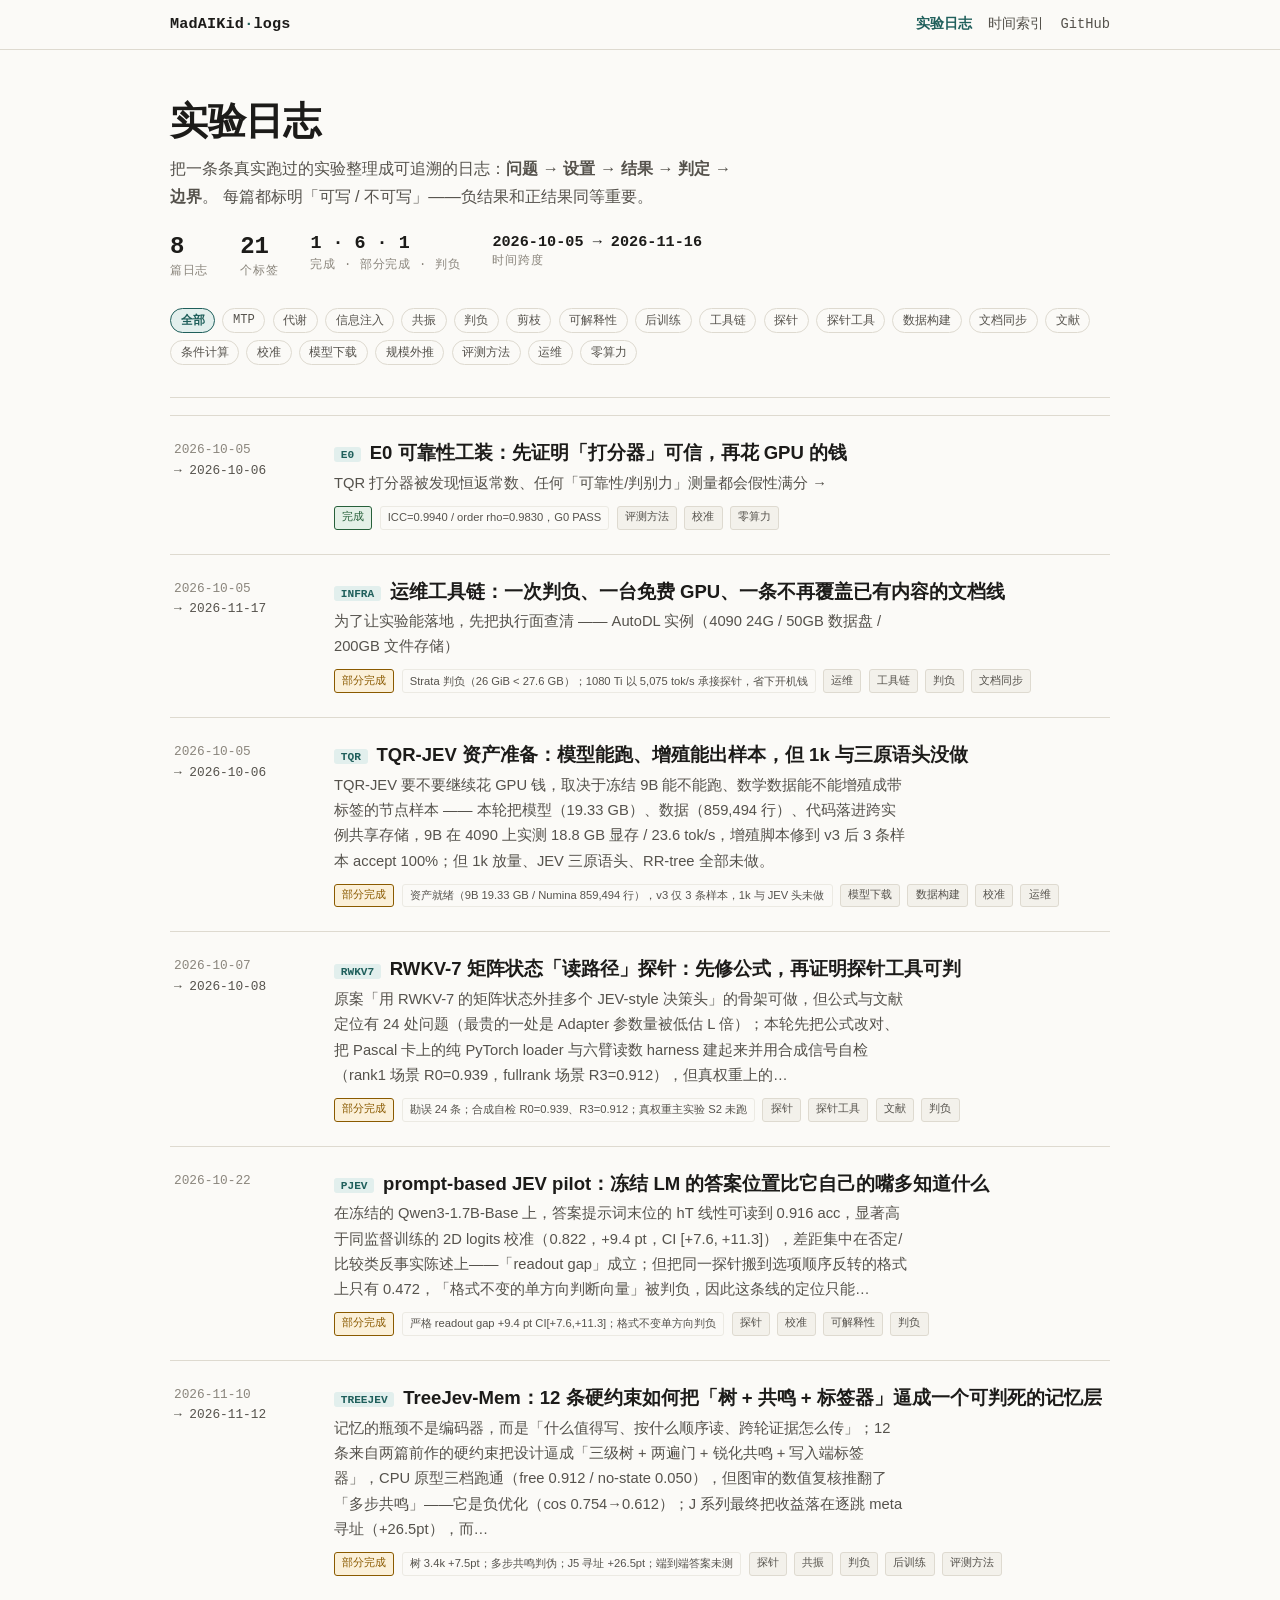
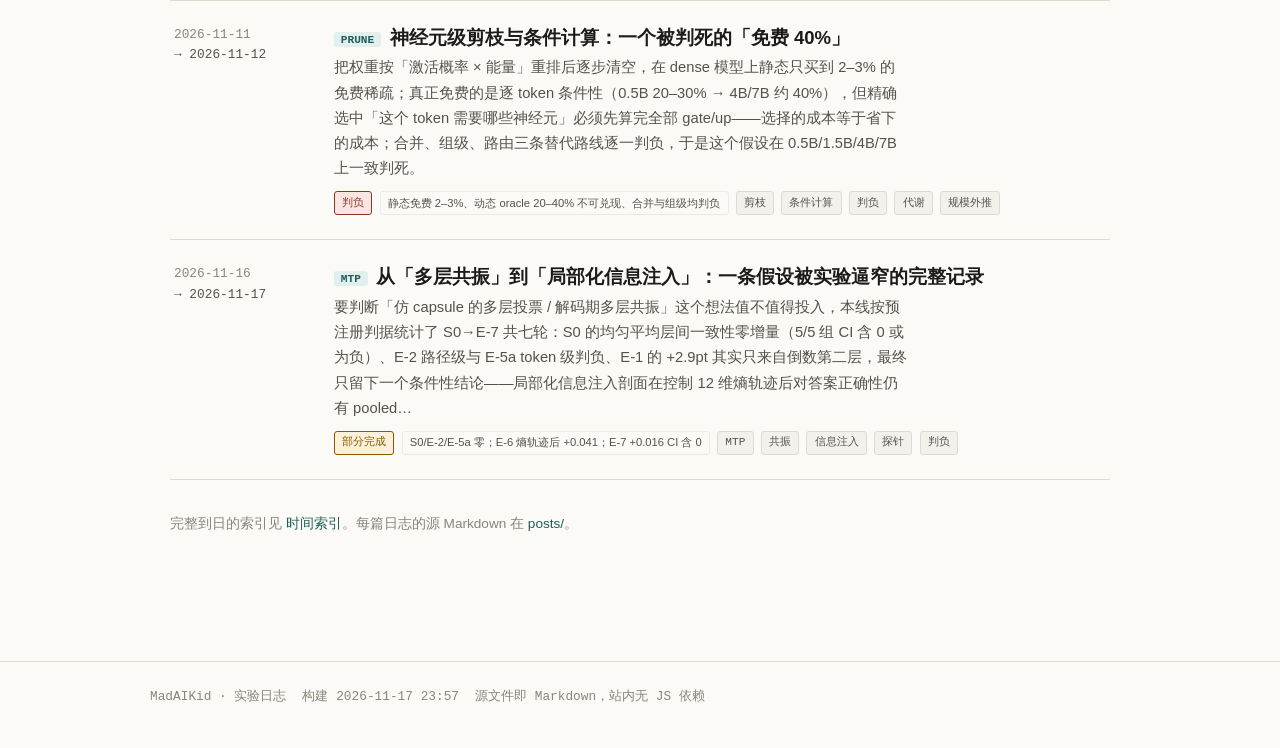
<file: index.html>
<!DOCTYPE html>
<html lang="zh-CN">
<head>
<meta charset="utf-8">
<meta name="viewport" content="width=device-width, initial-scale=1">
<title>MadAIKid · 实验日志</title>
<meta name="description" content="MadAIKid 的实验日志：问题、设置、结果、判定与边界。">
<meta name="generator" content="blog/build.py">
<link rel="stylesheet" href="assets/style.css">
</head>
<body>
<header class="site-header"><div class="inner">
<a class="brand" href="index.html">MadAIKid<span class="dot">·</span>logs</a>
<nav class="site-nav">
<a href="index.html" class="active">实验日志</a>
<a href="timeline.html">时间索引</a>
<a href="https://github.com/MadAIKid/MadAIKid_logs">GitHub</a>
</nav>
</div></header>
<main class="wrap">
<section class="hero">
<h1>实验日志</h1>
<p class="lede">把一条条真实跑过的实验整理成可追溯的日志：<strong>问题 → 设置 → 结果 → 判定 → 边界</strong>。
每篇都标明「可写 / 不可写」——负结果和正结果同等重要。</p>
<div class="stats">
<div class="stat"><div class="num">8</div><div class="lbl">篇日志</div></div>
<div class="stat"><div class="num">21</div><div class="lbl">个标签</div></div>
<div class="stat"><div class="num" style="font-size:1.15rem">1 · 6 · 1</div><div class="lbl">完成 · 部分完成 · 判负</div></div>
<div class="stat"><div class="num" style="font-size:.95rem">2026-10-05 → 2026-11-16</div><div class="lbl">时间跨度</div></div>
</div>
<div class="filters" id="filters"><button class="chip" data-tag="*" aria-pressed="true">全部</button><button class="chip" data-tag="MTP" aria-pressed="false">MTP</button><button class="chip" data-tag="代谢" aria-pressed="false">代谢</button><button class="chip" data-tag="信息注入" aria-pressed="false">信息注入</button><button class="chip" data-tag="共振" aria-pressed="false">共振</button><button class="chip" data-tag="判负" aria-pressed="false">判负</button><button class="chip" data-tag="剪枝" aria-pressed="false">剪枝</button><button class="chip" data-tag="可解释性" aria-pressed="false">可解释性</button><button class="chip" data-tag="后训练" aria-pressed="false">后训练</button><button class="chip" data-tag="工具链" aria-pressed="false">工具链</button><button class="chip" data-tag="探针" aria-pressed="false">探针</button><button class="chip" data-tag="探针工具" aria-pressed="false">探针工具</button><button class="chip" data-tag="数据构建" aria-pressed="false">数据构建</button><button class="chip" data-tag="文档同步" aria-pressed="false">文档同步</button><button class="chip" data-tag="文献" aria-pressed="false">文献</button><button class="chip" data-tag="条件计算" aria-pressed="false">条件计算</button><button class="chip" data-tag="校准" aria-pressed="false">校准</button><button class="chip" data-tag="模型下载" aria-pressed="false">模型下载</button><button class="chip" data-tag="规模外推" aria-pressed="false">规模外推</button><button class="chip" data-tag="评测方法" aria-pressed="false">评测方法</button><button class="chip" data-tag="运维" aria-pressed="false">运维</button><button class="chip" data-tag="零算力" aria-pressed="false">零算力</button></div>
</section>

<section class="card-list" id="cards">
<article class="card" data-tags="评测方法 校准 零算力">
<div class="when"><span>2026-10-05</span><br><span class="yr">→ 2026-10-06</span></div>
<div class="body">
<h3><a href="logs/01-e0-reliability.html"><span class="id-tag">E0</span>E0 可靠性工装：先证明「打分器」可信，再花 GPU 的钱</a></h3>
<p class="teaser">TQR 打分器被发现恒返常数、任何「可靠性/判别力」测量都会假性满分 →</p>
<div class="meta-row"><span class="badge status-完成">完成</span><span class="badge verdict">ICC=0.9940 / order rho=0.9830，G0 PASS</span><span class="badge tag">评测方法</span><span class="badge tag">校准</span><span class="badge tag">零算力</span></div>
</div>
</article><article class="card" data-tags="运维 工具链 判负 文档同步">
<div class="when"><span>2026-10-05</span><br><span class="yr">→ 2026-11-17</span></div>
<div class="body">
<h3><a href="logs/02-infra-toolchain.html"><span class="id-tag">INFRA</span>运维工具链：一次判负、一台免费 GPU、一条不再覆盖已有内容的文档线</a></h3>
<p class="teaser">为了让实验能落地，先把执行面查清 —— AutoDL 实例（4090 24G / 50GB 数据盘 / 200GB 文件存储）</p>
<div class="meta-row"><span class="badge status-部分完成">部分完成</span><span class="badge verdict">Strata 判负（26 GiB &lt; 27.6 GB）；1080 Ti 以 5,075 tok/s 承接探针，省下开机钱</span><span class="badge tag">运维</span><span class="badge tag">工具链</span><span class="badge tag">判负</span><span class="badge tag">文档同步</span></div>
</div>
</article><article class="card" data-tags="模型下载 数据构建 校准 运维">
<div class="when"><span>2026-10-05</span><br><span class="yr">→ 2026-10-06</span></div>
<div class="body">
<h3><a href="logs/03-tqr-jev-assets.html"><span class="id-tag">TQR</span>TQR-JEV 资产准备：模型能跑、增殖能出样本，但 1k 与三原语头没做</a></h3>
<p class="teaser">TQR-JEV 要不要继续花 GPU 钱，取决于冻结 9B 能不能跑、数学数据能不能增殖成带标签的节点样本 —— 本轮把模型（19.33 GB）、数据（859,494 行）、代码落进跨实例共享存储，9B 在 4090 上实测 18.8 GB 显存 / 23.6 tok/s，增殖脚本修到 v3 后 3 条样本 accept 100%；但 1k 放量、JEV 三原语头、RR-tree 全部未做。</p>
<div class="meta-row"><span class="badge status-部分完成">部分完成</span><span class="badge verdict">资产就绪（9B 19.33 GB / Numina 859,494 行），v3 仅 3 条样本，1k 与 JEV 头未做</span><span class="badge tag">模型下载</span><span class="badge tag">数据构建</span><span class="badge tag">校准</span><span class="badge tag">运维</span></div>
</div>
</article><article class="card" data-tags="探针 探针工具 文献 判负">
<div class="when"><span>2026-10-07</span><br><span class="yr">→ 2026-10-08</span></div>
<div class="body">
<h3><a href="logs/04-rwkv7-state-probe.html"><span class="id-tag">RWKV7</span>RWKV-7 矩阵状态「读路径」探针：先修公式，再证明探针工具可判</a></h3>
<p class="teaser">原案「用 RWKV-7 的矩阵状态外挂多个 JEV-style 决策头」的骨架可做，但公式与文献定位有 24 处问题（最贵的一处是 Adapter 参数量被低估 L 倍）；本轮先把公式改对、把 Pascal 卡上的纯 PyTorch loader 与六臂读数 harness 建起来并用合成信号自检（rank1 场景 R0=0.939，fullrank 场景 R3=0.912），但真权重上的…</p>
<div class="meta-row"><span class="badge status-部分完成">部分完成</span><span class="badge verdict">勘误 24 条；合成自检 R0=0.939、R3=0.912；真权重主实验 S2 未跑</span><span class="badge tag">探针</span><span class="badge tag">探针工具</span><span class="badge tag">文献</span><span class="badge tag">判负</span></div>
</div>
</article><article class="card" data-tags="探针 校准 可解释性 判负">
<div class="when"><span>2026-10-22</span></div>
<div class="body">
<h3><a href="logs/05-prompt-jev.html"><span class="id-tag">PJEV</span>prompt-based JEV pilot：冻结 LM 的答案位置比它自己的嘴多知道什么</a></h3>
<p class="teaser">在冻结的 Qwen3-1.7B-Base 上，答案提示词末位的 hT 线性可读到 0.916 acc，显著高于同监督训练的 2D logits 校准（0.822，+9.4 pt，CI [+7.6, +11.3]），差距集中在否定/比较类反事实陈述上——「readout gap」成立；但把同一探针搬到选项顺序反转的格式上只有 0.472，「格式不变的单方向判断向量」被判负，因此这条线的定位只能…</p>
<div class="meta-row"><span class="badge status-部分完成">部分完成</span><span class="badge verdict">严格 readout gap +9.4 pt CI[+7.6,+11.3]；格式不变单方向判负</span><span class="badge tag">探针</span><span class="badge tag">校准</span><span class="badge tag">可解释性</span><span class="badge tag">判负</span></div>
</div>
</article><article class="card" data-tags="探针 共振 判负 后训练 评测方法">
<div class="when"><span>2026-11-10</span><br><span class="yr">→ 2026-11-12</span></div>
<div class="body">
<h3><a href="logs/06-treejev-mem.html"><span class="id-tag">TREEJEV</span>TreeJev-Mem：12 条硬约束如何把「树 + 共鸣 + 标签器」逼成一个可判死的记忆层</a></h3>
<p class="teaser">记忆的瓶颈不是编码器，而是「什么值得写、按什么顺序读、跨轮证据怎么传」；12 条来自两篇前作的硬约束把设计逼成「三级树 + 两遍门 + 锐化共鸣 + 写入端标签器」，CPU 原型三档跑通（free 0.912 / no-state 0.050），但图审的数值复核推翻了「多步共鸣」——它是负优化（cos 0.754→0.612）；J 系列最终把收益落在逐跳 meta 寻址（+26.5pt），而…</p>
<div class="meta-row"><span class="badge status-部分完成">部分完成</span><span class="badge verdict">树 3.4k +7.5pt；多步共鸣判伪；J5 寻址 +26.5pt；端到端答案未测</span><span class="badge tag">探针</span><span class="badge tag">共振</span><span class="badge tag">判负</span><span class="badge tag">后训练</span><span class="badge tag">评测方法</span></div>
</div>
</article><article class="card" data-tags="剪枝 条件计算 判负 代谢 规模外推">
<div class="when"><span>2026-11-11</span><br><span class="yr">→ 2026-11-12</span></div>
<div class="body">
<h3><a href="logs/07-neuron-pruning.html"><span class="id-tag">PRUNE</span>神经元级剪枝与条件计算：一个被判死的「免费 40%」</a></h3>
<p class="teaser">把权重按「激活概率 × 能量」重排后逐步清空，在 dense 模型上静态只买到 2–3% 的免费稀疏；真正免费的是逐 token 条件性（0.5B 20–30% → 4B/7B 约 40%），但精确选中「这个 token 需要哪些神经元」必须先算完全部 gate/up——选择的成本等于省下的成本；合并、组级、路由三条替代路线逐一判负，于是这个假设在 0.5B/1.5B/4B/7B 上一致判死。</p>
<div class="meta-row"><span class="badge status-判负">判负</span><span class="badge verdict">静态免费 2–3%、动态 oracle 20–40% 不可兑现、合并与组级均判负</span><span class="badge tag">剪枝</span><span class="badge tag">条件计算</span><span class="badge tag">判负</span><span class="badge tag">代谢</span><span class="badge tag">规模外推</span></div>
</div>
</article><article class="card" data-tags="MTP 共振 信息注入 探针 判负">
<div class="when"><span>2026-11-16</span><br><span class="yr">→ 2026-11-17</span></div>
<div class="body">
<h3><a href="logs/08-mtp-resonance.html"><span class="id-tag">MTP</span>从「多层共振」到「局部化信息注入」：一条假设被实验逼窄的完整记录</a></h3>
<p class="teaser">要判断「仿 capsule 的多层投票 / 解码期多层共振」这个想法值不值得投入，本线按预注册判据统计了 S0→E-7 共七轮：S0 的均匀平均层间一致性零增量（5/5 组 CI 含 0 或为负）、E-2 路径级与 E-5a token 级判负、E-1 的 +2.9pt 其实只来自倒数第二层，最终只留下一个条件性结论——局部化信息注入剖面在控制 12 维熵轨迹后对答案正确性仍有 pooled…</p>
<div class="meta-row"><span class="badge status-部分完成">部分完成</span><span class="badge verdict">S0/E-2/E-5a 零；E-6 熵轨迹后 +0.041；E-7 +0.016 CI 含 0</span><span class="badge tag">MTP</span><span class="badge tag">共振</span><span class="badge tag">信息注入</span><span class="badge tag">探针</span><span class="badge tag">判负</span></div>
</div>
</article>
</section>

<p style="margin-top:2rem;font-size:.85rem;color:var(--fg-mute)">
完整到日的索引见 <a href="timeline.html">时间索引</a>。每篇日志的源 Markdown 在
<a href="https://github.com/MadAIKid/MadAIKid_logs/tree/main/posts">posts/</a>。
</p>

<script>
(function () {
  var chips = document.querySelectorAll('#filters .chip');
  var cards = document.querySelectorAll('#cards .card');
  chips.forEach(function (c) {
    c.addEventListener('click', function () {
      chips.forEach(function (x) { x.setAttribute('aria-pressed', 'false'); });
      c.setAttribute('aria-pressed', 'true');
      var tag = c.dataset.tag;
      cards.forEach(function (card) {
        var tags = (card.dataset.tags || '').split(' ');
        card.style.display = (tag === '*' || tags.indexOf(tag) >= 0) ? '' : 'none';
      });
    });
  });
})();
</script>
</main>
<footer class="site-footer"><div class="inner">
<span>MadAIKid · 实验日志</span>
<span>构建 2026-11-17 23:57</span>
<span>源文件即 Markdown，站内无 JS 依赖</span>
</div></footer>
</body>
</html>
</file>
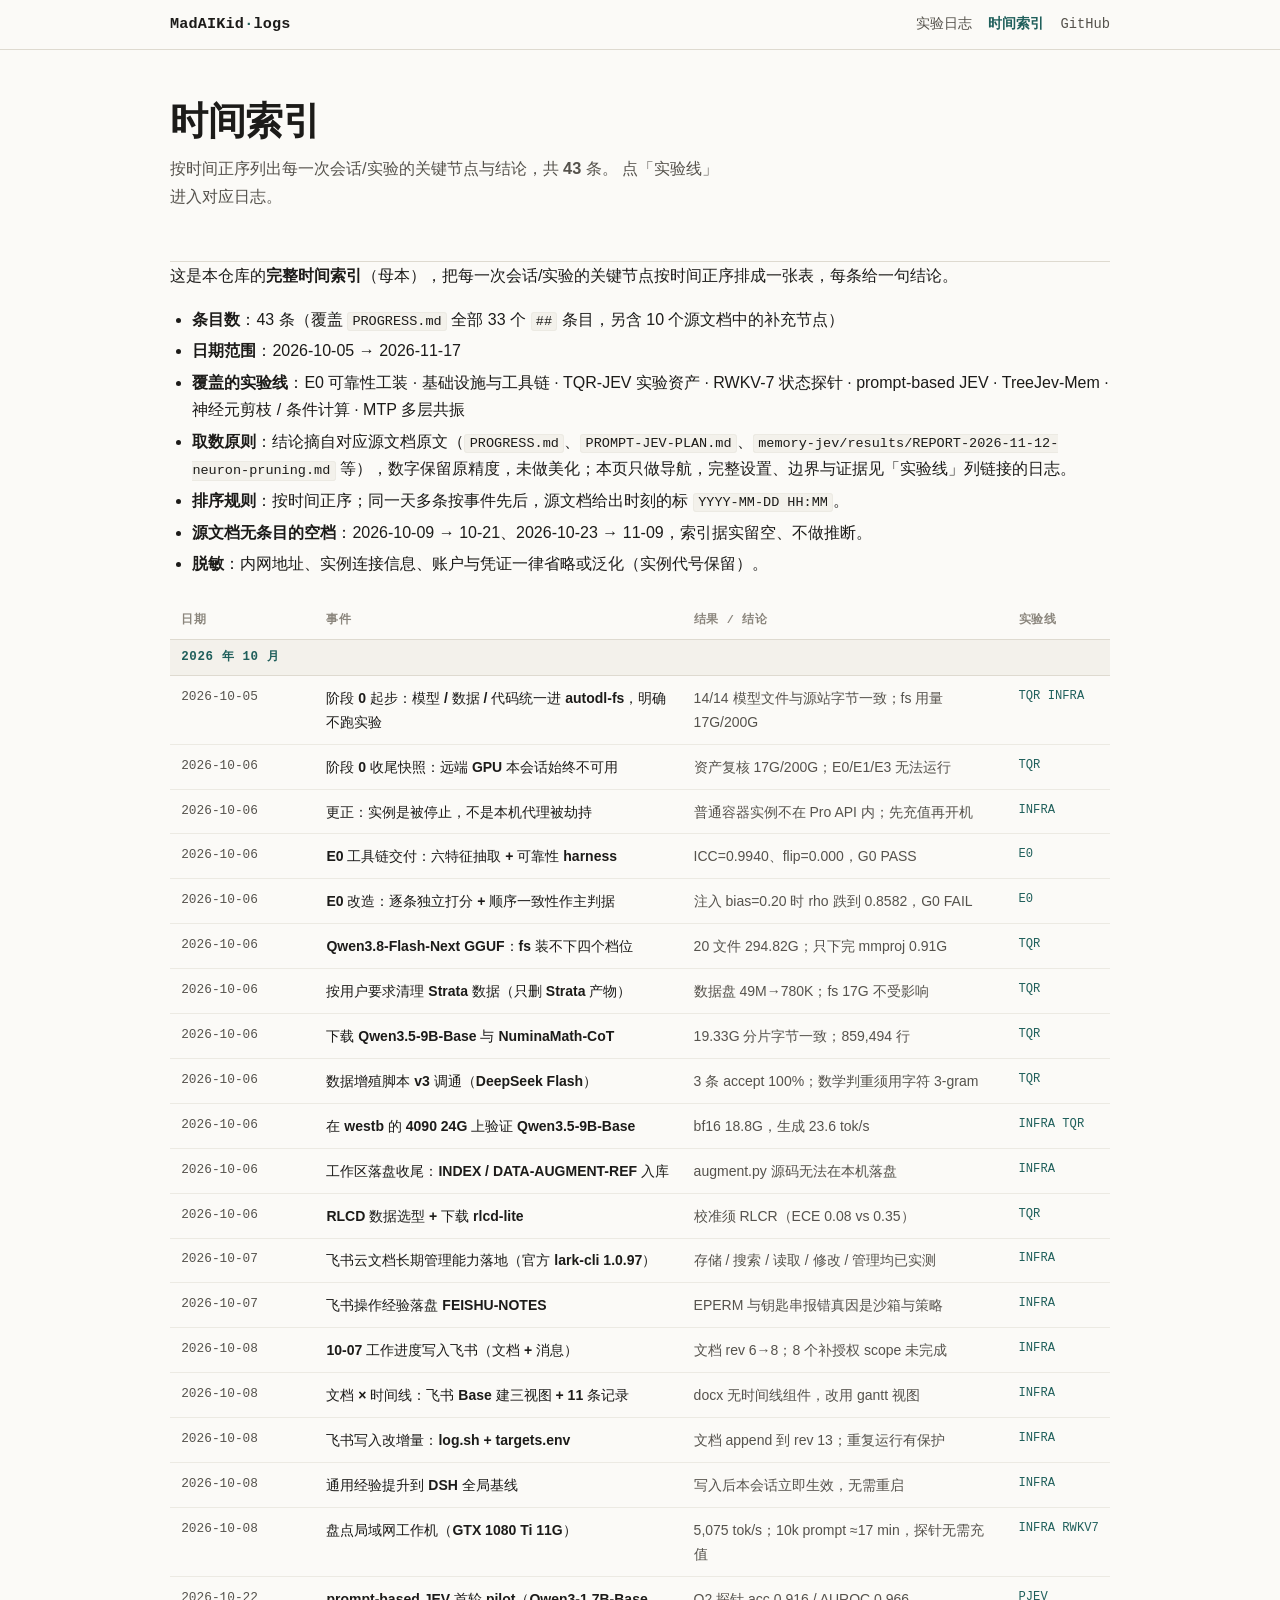
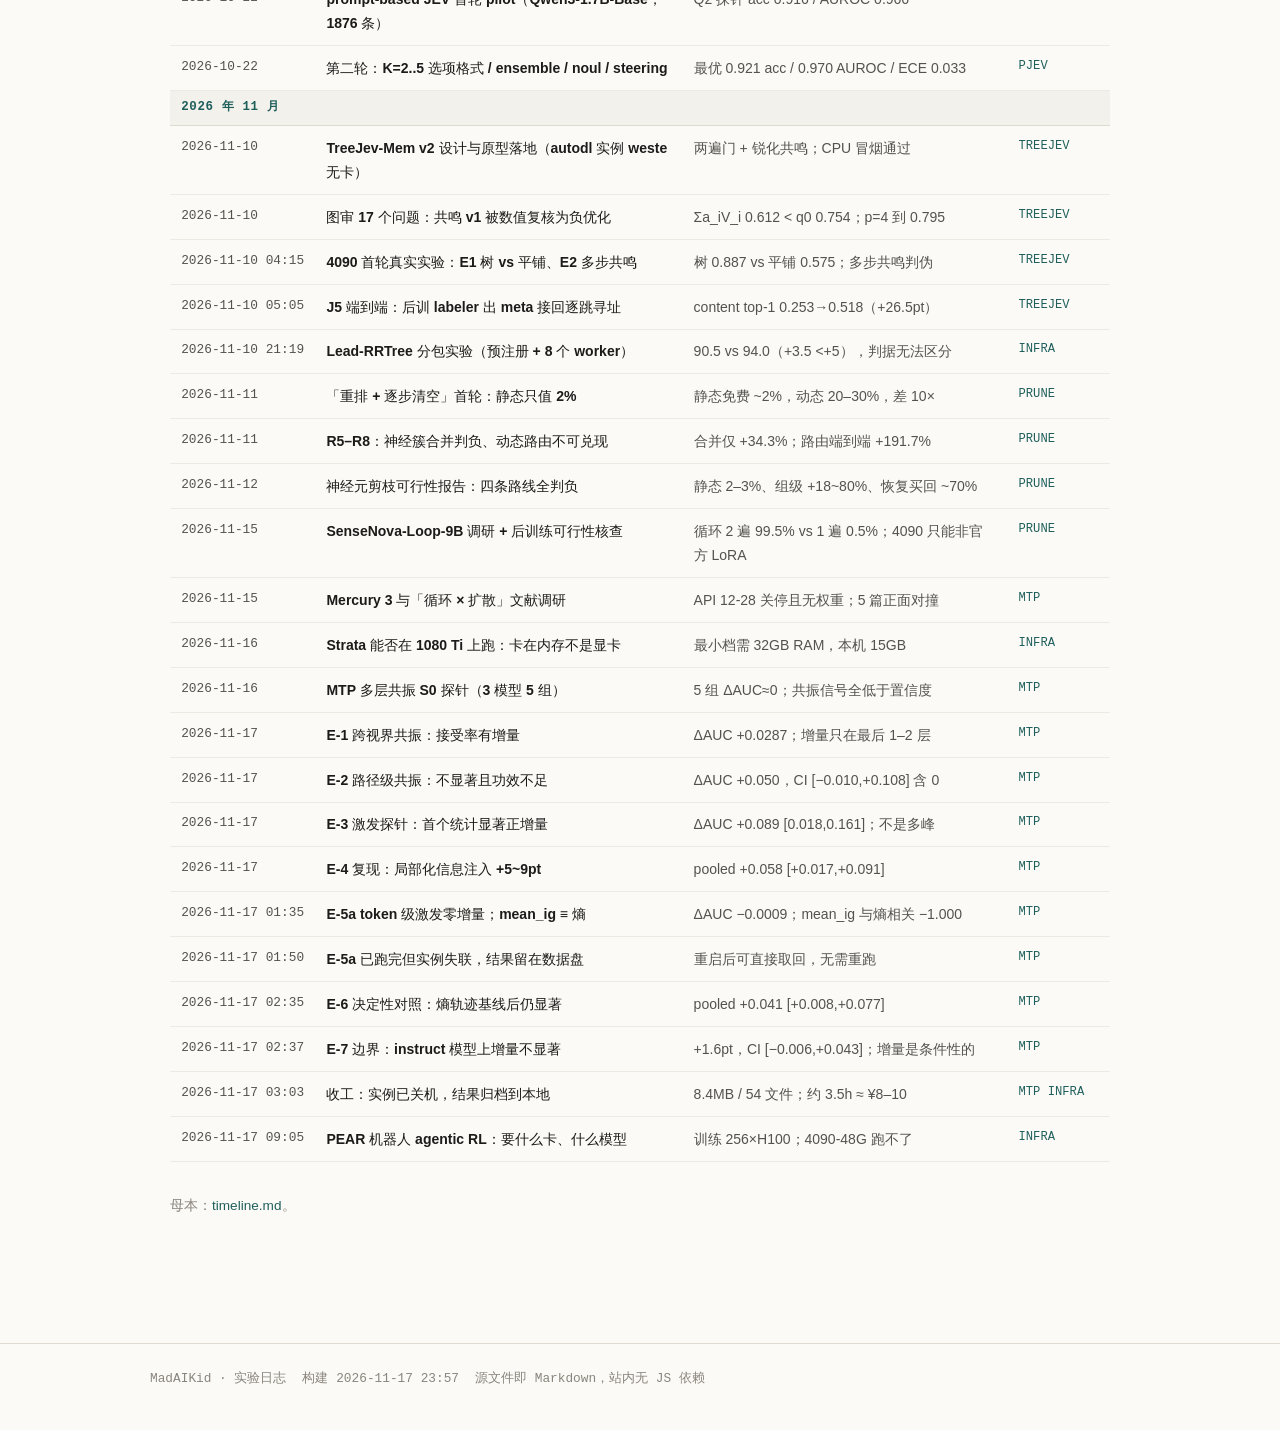
<file: timeline.html>
<!DOCTYPE html>
<html lang="zh-CN">
<head>
<meta charset="utf-8">
<meta name="viewport" content="width=device-width, initial-scale=1">
<title>时间索引 · MadAIKid · 实验日志</title>
<meta name="description" content="按时间排序的全部实验节点与结论。">
<meta name="generator" content="blog/build.py">
<link rel="stylesheet" href="assets/style.css">
</head>
<body>
<header class="site-header"><div class="inner">
<a class="brand" href="index.html">MadAIKid<span class="dot">·</span>logs</a>
<nav class="site-nav">
<a href="index.html">实验日志</a>
<a href="timeline.html" class="active">时间索引</a>
<a href="https://github.com/MadAIKid/MadAIKid_logs">GitHub</a>
</nav>
</div></header>
<main class="wrap">
<section class="hero">
<h1>时间索引</h1>
<p class="lede">按时间正序列出每一次会话/实验的关键节点与结论，共 <strong>43</strong> 条。
点「实验线」进入对应日志。</p>
</section>
<div class="prose" style="max-width:none"><p>这是本仓库的<strong>完整时间索引</strong>（母本），把每一次会话/实验的关键节点按时间正序排成一张表，每条给一句结论。</p>
<ul>
<li><strong>条目数</strong>：43 条（覆盖 <code>PROGRESS.md</code> 全部 33 个 <code>##</code> 条目，另含 10 个源文档中的补充节点）</li>
<li><strong>日期范围</strong>：2026-10-05 → 2026-11-17</li>
<li><strong>覆盖的实验线</strong>：E0 可靠性工装 · 基础设施与工具链 · TQR-JEV 实验资产 · RWKV-7 状态探针 · prompt-based JEV · TreeJev-Mem · 神经元剪枝 / 条件计算 · MTP 多层共振</li>
<li><strong>取数原则</strong>：结论摘自对应源文档原文（<code>PROGRESS.md</code>、<code>PROMPT-JEV-PLAN.md</code>、<code>memory-jev/results/REPORT-2026-11-12-neuron-pruning.md</code> 等），数字保留原精度，未做美化；本页只做导航，完整设置、边界与证据见「实验线」列链接的日志。</li>
<li><strong>排序规则</strong>：按时间正序；同一天多条按事件先后，源文档给出时刻的标 <code>YYYY-MM-DD HH:MM</code>。</li>
<li><strong>源文档无条目的空档</strong>：2026-10-09 → 10-21、2026-10-23 → 11-09，索引据实留空、不做推断。</li>
<li><strong>脱敏</strong>：内网地址、实例连接信息、账户与凭证一律省略或泛化（实例代号保留）。</li>
</ul>
</div>
<table class="timeline-table">
<thead><tr><th>日期</th><th>事件</th><th>结果 / 结论</th><th>实验线</th></tr></thead>
<tbody>
<tr class="month-sep"><td colspan="4">2026 年 10 月</td></tr><tr><td class="col-date">2026-10-05</td><td class="col-what">阶段 0 起步：模型 / 数据 / 代码统一进 autodl-fs，明确不跑实验</td><td class="col-result">14/14 模型文件与源站字节一致；fs 用量 17G/200G</td><td class="col-line"><a href="logs/03-tqr-jev-assets.html">TQR</a> <a href="logs/02-infra-toolchain.html">INFRA</a></td></tr><tr><td class="col-date">2026-10-06</td><td class="col-what">阶段 0 收尾快照：远端 GPU 本会话始终不可用</td><td class="col-result">资产复核 17G/200G；E0/E1/E3 无法运行</td><td class="col-line"><a href="logs/03-tqr-jev-assets.html">TQR</a></td></tr><tr><td class="col-date">2026-10-06</td><td class="col-what">更正：实例是被停止，不是本机代理被劫持</td><td class="col-result">普通容器实例不在 Pro API 内；先充值再开机</td><td class="col-line"><a href="logs/02-infra-toolchain.html">INFRA</a></td></tr><tr><td class="col-date">2026-10-06</td><td class="col-what">E0 工具链交付：六特征抽取 + 可靠性 harness</td><td class="col-result">ICC=0.9940、flip=0.000，G0 PASS</td><td class="col-line"><a href="logs/01-e0-reliability.html">E0</a></td></tr><tr><td class="col-date">2026-10-06</td><td class="col-what">E0 改造：逐条独立打分 + 顺序一致性作主判据</td><td class="col-result">注入 bias=0.20 时 rho 跌到 0.8582，G0 FAIL</td><td class="col-line"><a href="logs/01-e0-reliability.html">E0</a></td></tr><tr><td class="col-date">2026-10-06</td><td class="col-what">Qwen3.8-Flash-Next GGUF：fs 装不下四个档位</td><td class="col-result">20 文件 294.82G；只下完 mmproj 0.91G</td><td class="col-line"><a href="logs/03-tqr-jev-assets.html">TQR</a></td></tr><tr><td class="col-date">2026-10-06</td><td class="col-what">按用户要求清理 Strata 数据（只删 Strata 产物）</td><td class="col-result">数据盘 49M→780K；fs 17G 不受影响</td><td class="col-line"><a href="logs/03-tqr-jev-assets.html">TQR</a></td></tr><tr><td class="col-date">2026-10-06</td><td class="col-what">下载 Qwen3.5-9B-Base 与 NuminaMath-CoT</td><td class="col-result">19.33G 分片字节一致；859,494 行</td><td class="col-line"><a href="logs/03-tqr-jev-assets.html">TQR</a></td></tr><tr><td class="col-date">2026-10-06</td><td class="col-what">数据增殖脚本 v3 调通（DeepSeek Flash）</td><td class="col-result">3 条 accept 100%；数学判重须用字符 3-gram</td><td class="col-line"><a href="logs/03-tqr-jev-assets.html">TQR</a></td></tr><tr><td class="col-date">2026-10-06</td><td class="col-what">在 westb 的 4090 24G 上验证 Qwen3.5-9B-Base</td><td class="col-result">bf16 18.8G，生成 23.6 tok/s</td><td class="col-line"><a href="logs/02-infra-toolchain.html">INFRA</a> <a href="logs/03-tqr-jev-assets.html">TQR</a></td></tr><tr><td class="col-date">2026-10-06</td><td class="col-what">工作区落盘收尾：INDEX / DATA-AUGMENT-REF 入库</td><td class="col-result">augment.py 源码无法在本机落盘</td><td class="col-line"><a href="logs/02-infra-toolchain.html">INFRA</a></td></tr><tr><td class="col-date">2026-10-06</td><td class="col-what">RLCD 数据选型 + 下载 rlcd-lite</td><td class="col-result">校准须 RLCR（ECE 0.08 vs 0.35）</td><td class="col-line"><a href="logs/03-tqr-jev-assets.html">TQR</a></td></tr><tr><td class="col-date">2026-10-07</td><td class="col-what">飞书云文档长期管理能力落地（官方 lark-cli 1.0.97）</td><td class="col-result">存储 / 搜索 / 读取 / 修改 / 管理均已实测</td><td class="col-line"><a href="logs/02-infra-toolchain.html">INFRA</a></td></tr><tr><td class="col-date">2026-10-07</td><td class="col-what">飞书操作经验落盘 FEISHU-NOTES</td><td class="col-result">EPERM 与钥匙串报错真因是沙箱与策略</td><td class="col-line"><a href="logs/02-infra-toolchain.html">INFRA</a></td></tr><tr><td class="col-date">2026-10-08</td><td class="col-what">10-07 工作进度写入飞书（文档 + 消息）</td><td class="col-result">文档 rev 6→8；8 个补授权 scope 未完成</td><td class="col-line"><a href="logs/02-infra-toolchain.html">INFRA</a></td></tr><tr><td class="col-date">2026-10-08</td><td class="col-what">文档 × 时间线：飞书 Base 建三视图 + 11 条记录</td><td class="col-result">docx 无时间线组件，改用 gantt 视图</td><td class="col-line"><a href="logs/02-infra-toolchain.html">INFRA</a></td></tr><tr><td class="col-date">2026-10-08</td><td class="col-what">飞书写入改增量：log.sh + targets.env</td><td class="col-result">文档 append 到 rev 13；重复运行有保护</td><td class="col-line"><a href="logs/02-infra-toolchain.html">INFRA</a></td></tr><tr><td class="col-date">2026-10-08</td><td class="col-what">通用经验提升到 DSH 全局基线</td><td class="col-result">写入后本会话立即生效，无需重启</td><td class="col-line"><a href="logs/02-infra-toolchain.html">INFRA</a></td></tr><tr><td class="col-date">2026-10-08</td><td class="col-what">盘点局域网工作机（GTX 1080 Ti 11G）</td><td class="col-result">5,075 tok/s；10k prompt ≈17 min，探针无需充值</td><td class="col-line"><a href="logs/02-infra-toolchain.html">INFRA</a> <a href="logs/04-rwkv7-state-probe.html">RWKV7</a></td></tr><tr><td class="col-date">2026-10-22</td><td class="col-what">prompt-based JEV 首轮 pilot（Qwen3-1.7B-Base，1876 条）</td><td class="col-result">Q2 探针 acc 0.916 / AUROC 0.966</td><td class="col-line"><a href="logs/05-prompt-jev.html">PJEV</a></td></tr><tr><td class="col-date">2026-10-22</td><td class="col-what">第二轮：K=2..5 选项格式 / ensemble / noul / steering</td><td class="col-result">最优 0.921 acc / 0.970 AUROC / ECE 0.033</td><td class="col-line"><a href="logs/05-prompt-jev.html">PJEV</a></td></tr><tr class="month-sep"><td colspan="4">2026 年 11 月</td></tr><tr><td class="col-date">2026-11-10</td><td class="col-what">TreeJev-Mem v2 设计与原型落地（autodl 实例 weste 无卡）</td><td class="col-result">两遍门 + 锐化共鸣；CPU 冒烟通过</td><td class="col-line"><a href="logs/06-treejev-mem.html">TREEJEV</a></td></tr><tr><td class="col-date">2026-11-10</td><td class="col-what">图审 17 个问题：共鸣 v1 被数值复核为负优化</td><td class="col-result">Σa_iV_i 0.612 &lt; q0 0.754；p=4 到 0.795</td><td class="col-line"><a href="logs/06-treejev-mem.html">TREEJEV</a></td></tr><tr><td class="col-date">2026-11-10 04:15</td><td class="col-what">4090 首轮真实实验：E1 树 vs 平铺、E2 多步共鸣</td><td class="col-result">树 0.887 vs 平铺 0.575；多步共鸣判伪</td><td class="col-line"><a href="logs/06-treejev-mem.html">TREEJEV</a></td></tr><tr><td class="col-date">2026-11-10 05:05</td><td class="col-what">J5 端到端：后训 labeler 出 meta 接回逐跳寻址</td><td class="col-result">content top-1 0.253→0.518（+26.5pt）</td><td class="col-line"><a href="logs/06-treejev-mem.html">TREEJEV</a></td></tr><tr><td class="col-date">2026-11-10 21:19</td><td class="col-what">Lead-RRTree 分包实验（预注册 + 8 个 worker）</td><td class="col-result">90.5 vs 94.0（+3.5 &lt;+5），判据无法区分</td><td class="col-line"><a href="logs/02-infra-toolchain.html">INFRA</a></td></tr><tr><td class="col-date">2026-11-11</td><td class="col-what">「重排 + 逐步清空」首轮：静态只值 2%</td><td class="col-result">静态免费 ~2%，动态 20–30%，差 10×</td><td class="col-line"><a href="logs/07-neuron-pruning.html">PRUNE</a></td></tr><tr><td class="col-date">2026-11-11</td><td class="col-what">R5–R8：神经簇合并判负、动态路由不可兑现</td><td class="col-result">合并仅 +34.3%；路由端到端 +191.7%</td><td class="col-line"><a href="logs/07-neuron-pruning.html">PRUNE</a></td></tr><tr><td class="col-date">2026-11-12</td><td class="col-what">神经元剪枝可行性报告：四条路线全判负</td><td class="col-result">静态 2–3%、组级 +18~80%、恢复买回 ~70%</td><td class="col-line"><a href="logs/07-neuron-pruning.html">PRUNE</a></td></tr><tr><td class="col-date">2026-11-15</td><td class="col-what">SenseNova-Loop-9B 调研 + 后训练可行性核查</td><td class="col-result">循环 2 遍 99.5% vs 1 遍 0.5%；4090 只能非官方 LoRA</td><td class="col-line"><a href="logs/07-neuron-pruning.html">PRUNE</a></td></tr><tr><td class="col-date">2026-11-15</td><td class="col-what">Mercury 3 与「循环 × 扩散」文献调研</td><td class="col-result">API 12-28 关停且无权重；5 篇正面对撞</td><td class="col-line"><a href="logs/08-mtp-resonance.html">MTP</a></td></tr><tr><td class="col-date">2026-11-16</td><td class="col-what">Strata 能否在 1080 Ti 上跑：卡在内存不是显卡</td><td class="col-result">最小档需 32GB RAM，本机 15GB</td><td class="col-line"><a href="logs/02-infra-toolchain.html">INFRA</a></td></tr><tr><td class="col-date">2026-11-16</td><td class="col-what">MTP 多层共振 S0 探针（3 模型 5 组）</td><td class="col-result">5 组 ΔAUC≈0；共振信号全低于置信度</td><td class="col-line"><a href="logs/08-mtp-resonance.html">MTP</a></td></tr><tr><td class="col-date">2026-11-17</td><td class="col-what">E-1 跨视界共振：接受率有增量</td><td class="col-result">ΔAUC +0.0287；增量只在最后 1–2 层</td><td class="col-line"><a href="logs/08-mtp-resonance.html">MTP</a></td></tr><tr><td class="col-date">2026-11-17</td><td class="col-what">E-2 路径级共振：不显著且功效不足</td><td class="col-result">ΔAUC +0.050，CI [−0.010,+0.108] 含 0</td><td class="col-line"><a href="logs/08-mtp-resonance.html">MTP</a></td></tr><tr><td class="col-date">2026-11-17</td><td class="col-what">E-3 激发探针：首个统计显著正增量</td><td class="col-result">ΔAUC +0.089 [0.018,0.161]；不是多峰</td><td class="col-line"><a href="logs/08-mtp-resonance.html">MTP</a></td></tr><tr><td class="col-date">2026-11-17</td><td class="col-what">E-4 复现：局部化信息注入 +5~9pt</td><td class="col-result">pooled +0.058 [+0.017,+0.091]</td><td class="col-line"><a href="logs/08-mtp-resonance.html">MTP</a></td></tr><tr><td class="col-date">2026-11-17 01:35</td><td class="col-what">E-5a token 级激发零增量；mean_ig ≡ 熵</td><td class="col-result">ΔAUC −0.0009；mean_ig 与熵相关 −1.000</td><td class="col-line"><a href="logs/08-mtp-resonance.html">MTP</a></td></tr><tr><td class="col-date">2026-11-17 01:50</td><td class="col-what">E-5a 已跑完但实例失联，结果留在数据盘</td><td class="col-result">重启后可直接取回，无需重跑</td><td class="col-line"><a href="logs/08-mtp-resonance.html">MTP</a></td></tr><tr><td class="col-date">2026-11-17 02:35</td><td class="col-what">E-6 决定性对照：熵轨迹基线后仍显著</td><td class="col-result">pooled +0.041 [+0.008,+0.077]</td><td class="col-line"><a href="logs/08-mtp-resonance.html">MTP</a></td></tr><tr><td class="col-date">2026-11-17 02:37</td><td class="col-what">E-7 边界：instruct 模型上增量不显著</td><td class="col-result">+1.6pt，CI [−0.006,+0.043]；增量是条件性的</td><td class="col-line"><a href="logs/08-mtp-resonance.html">MTP</a></td></tr><tr><td class="col-date">2026-11-17 03:03</td><td class="col-what">收工：实例已关机，结果归档到本地</td><td class="col-result">8.4MB / 54 文件；约 3.5h ≈ ¥8–10</td><td class="col-line"><a href="logs/08-mtp-resonance.html">MTP</a> <a href="logs/02-infra-toolchain.html">INFRA</a></td></tr><tr><td class="col-date">2026-11-17 09:05</td><td class="col-what">PEAR 机器人 agentic RL：要什么卡、什么模型</td><td class="col-result">训练 256×H100；4090-48G 跑不了</td><td class="col-line"><a href="logs/02-infra-toolchain.html">INFRA</a></td></tr>
</tbody>
</table>
<p style="margin-top:2rem;font-size:.85rem;color:var(--fg-mute)">
母本：<a href="https://github.com/MadAIKid/MadAIKid_logs/blob/main/timeline.md">timeline.md</a>。
</p>
</main>
<footer class="site-footer"><div class="inner">
<span>MadAIKid · 实验日志</span>
<span>构建 2026-11-17 23:57</span>
<span>源文件即 Markdown，站内无 JS 依赖</span>
</div></footer>
</body>
</html>
</file>
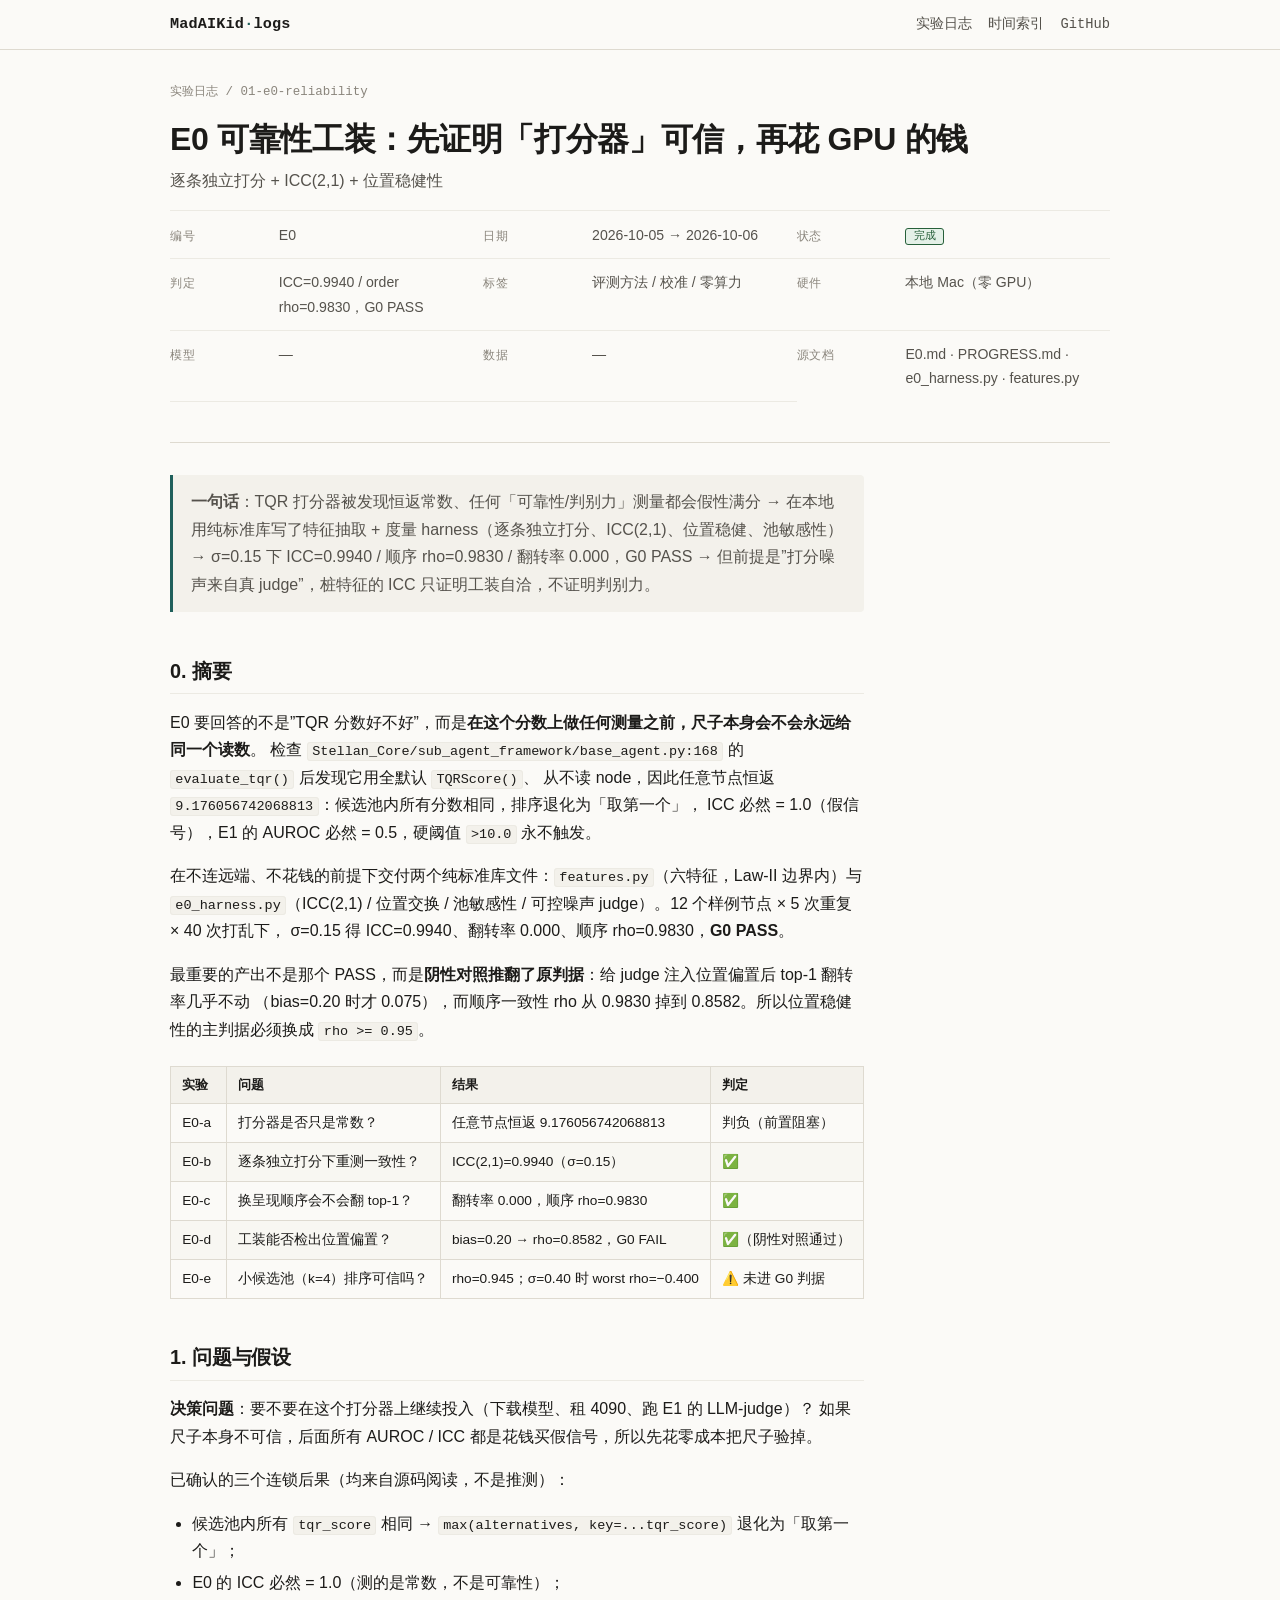
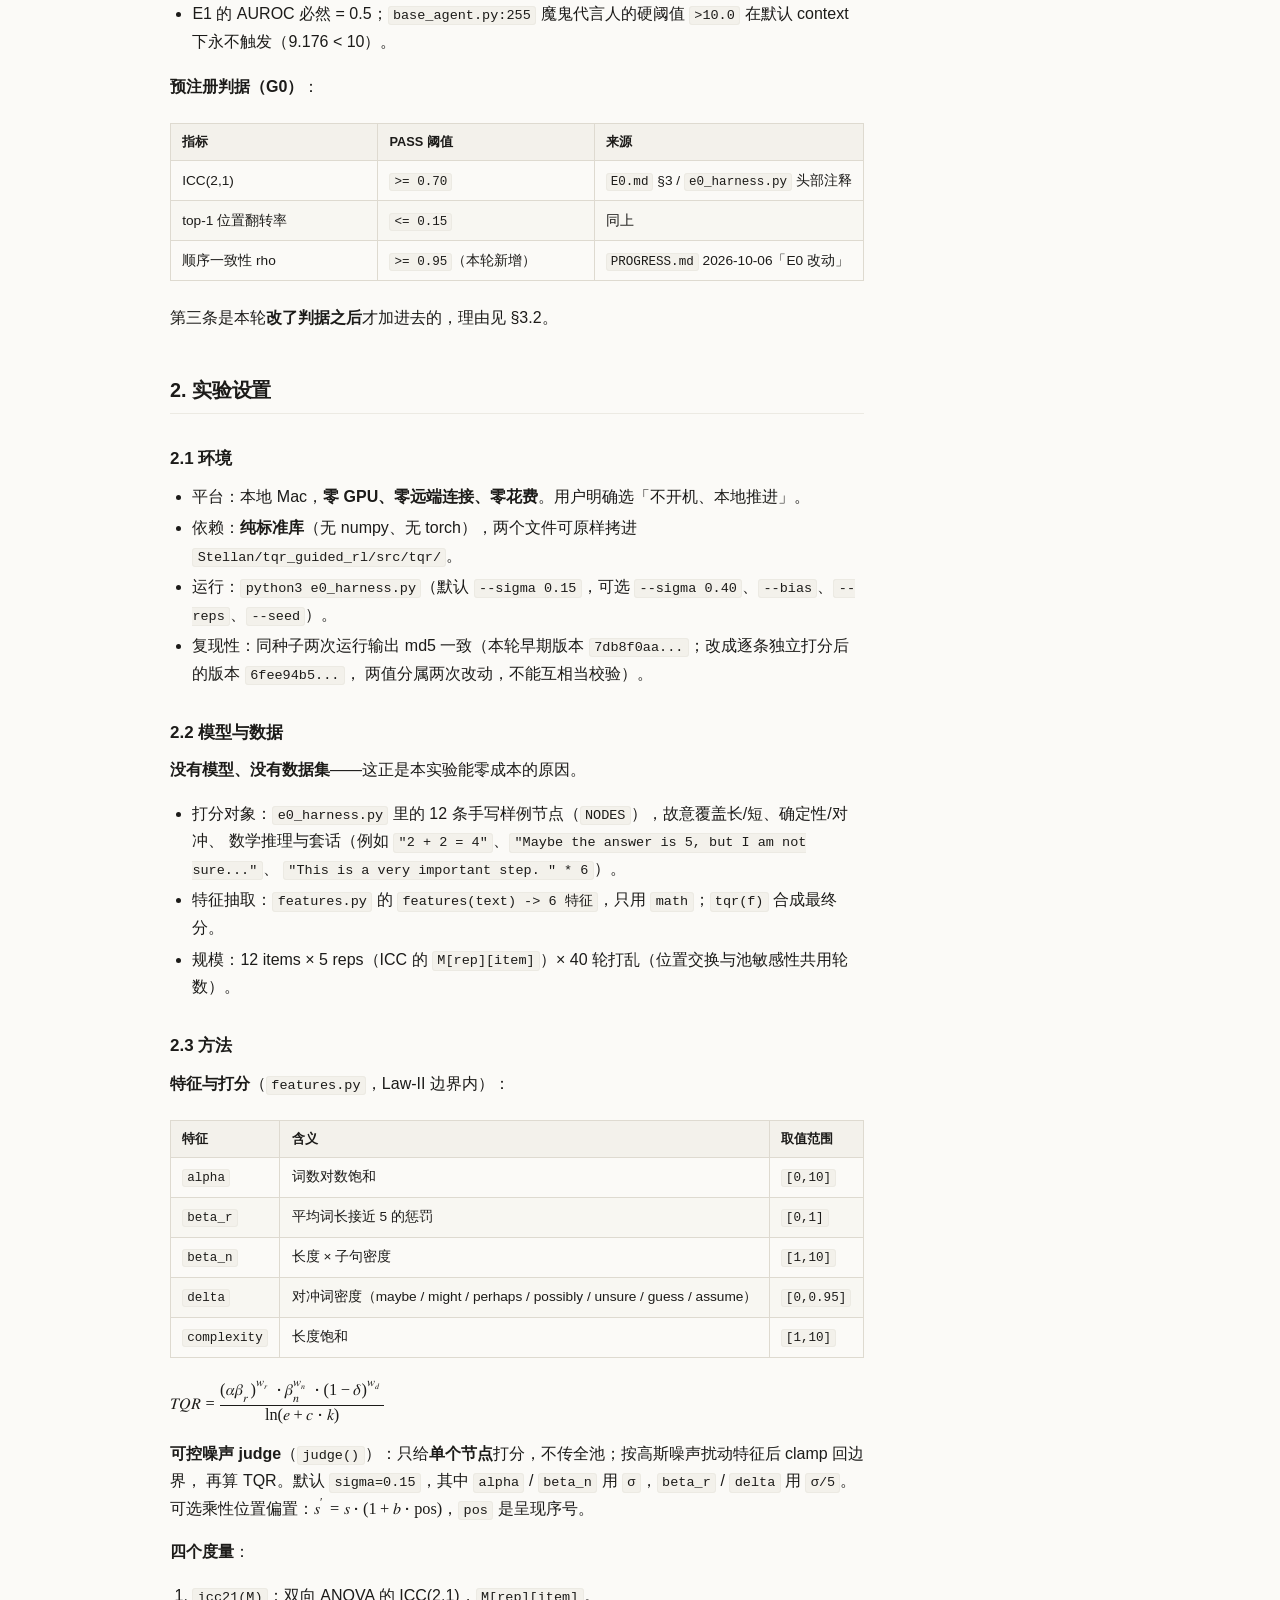
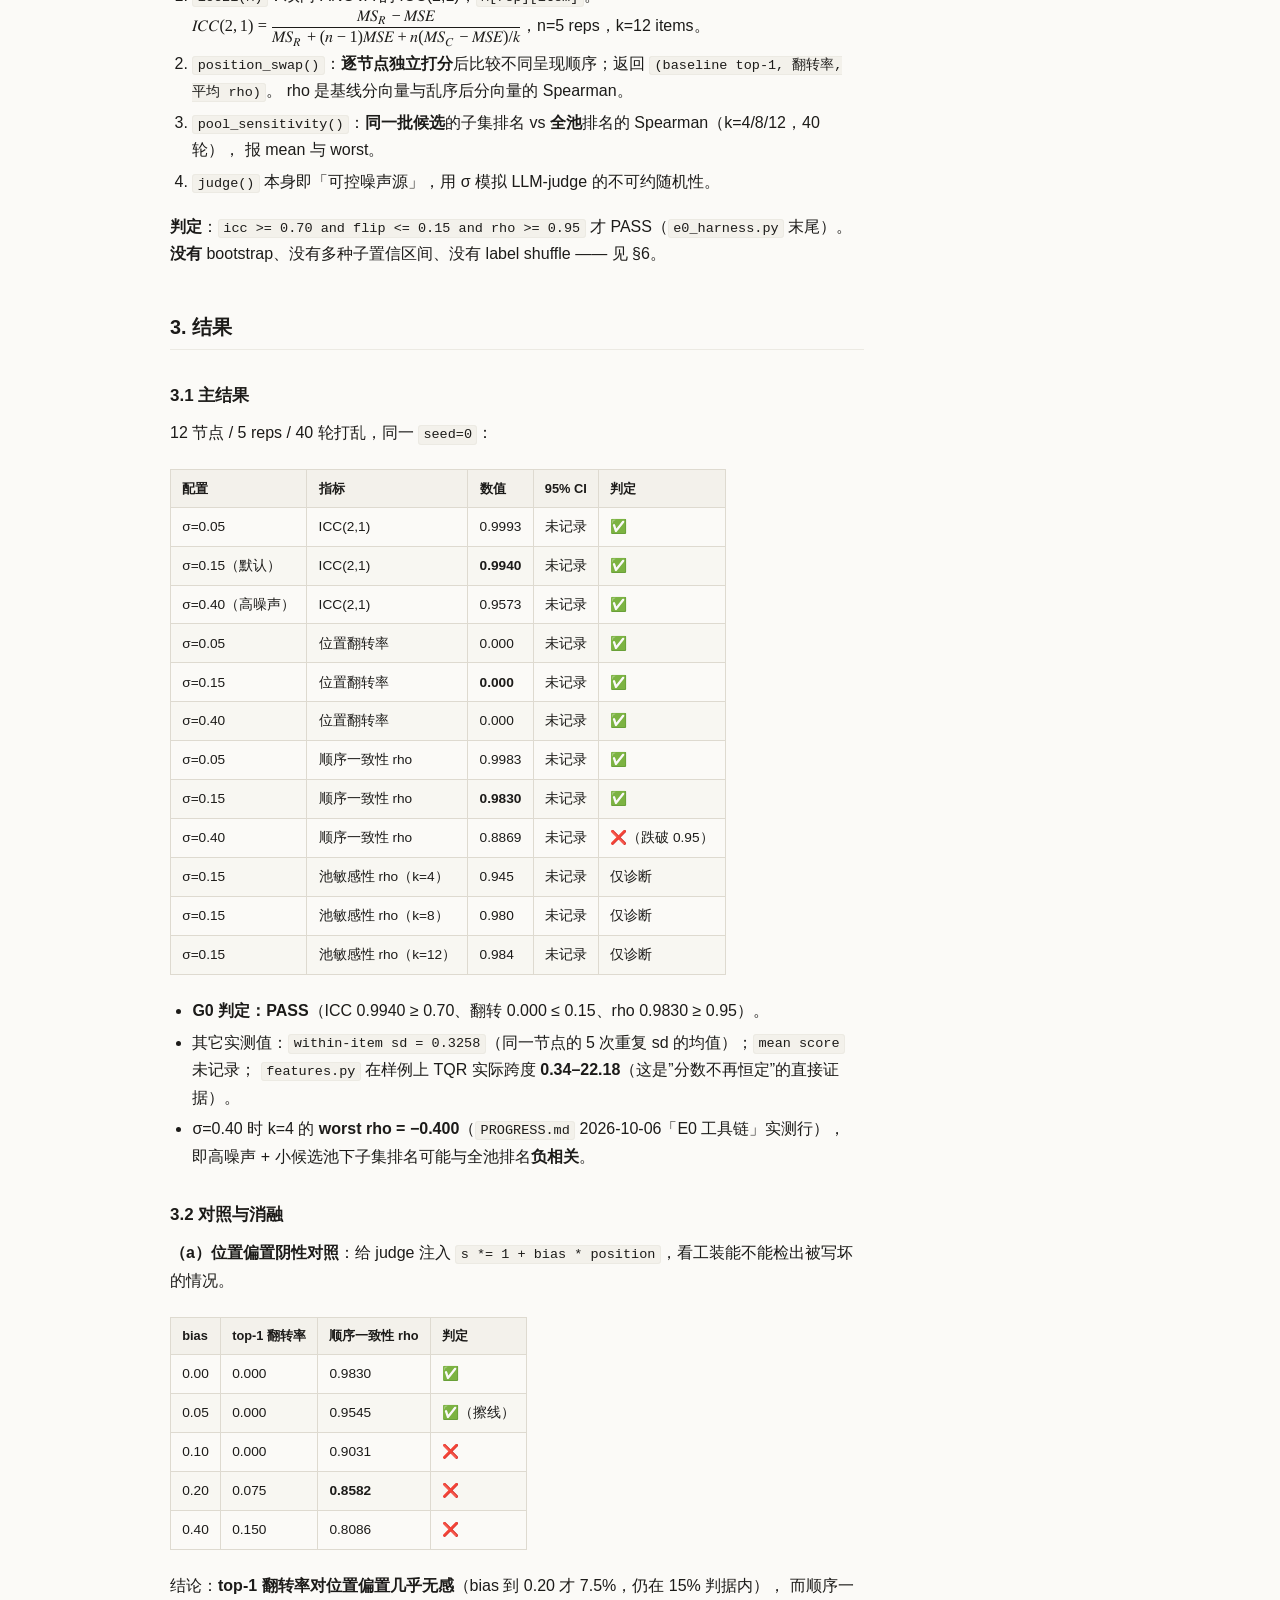
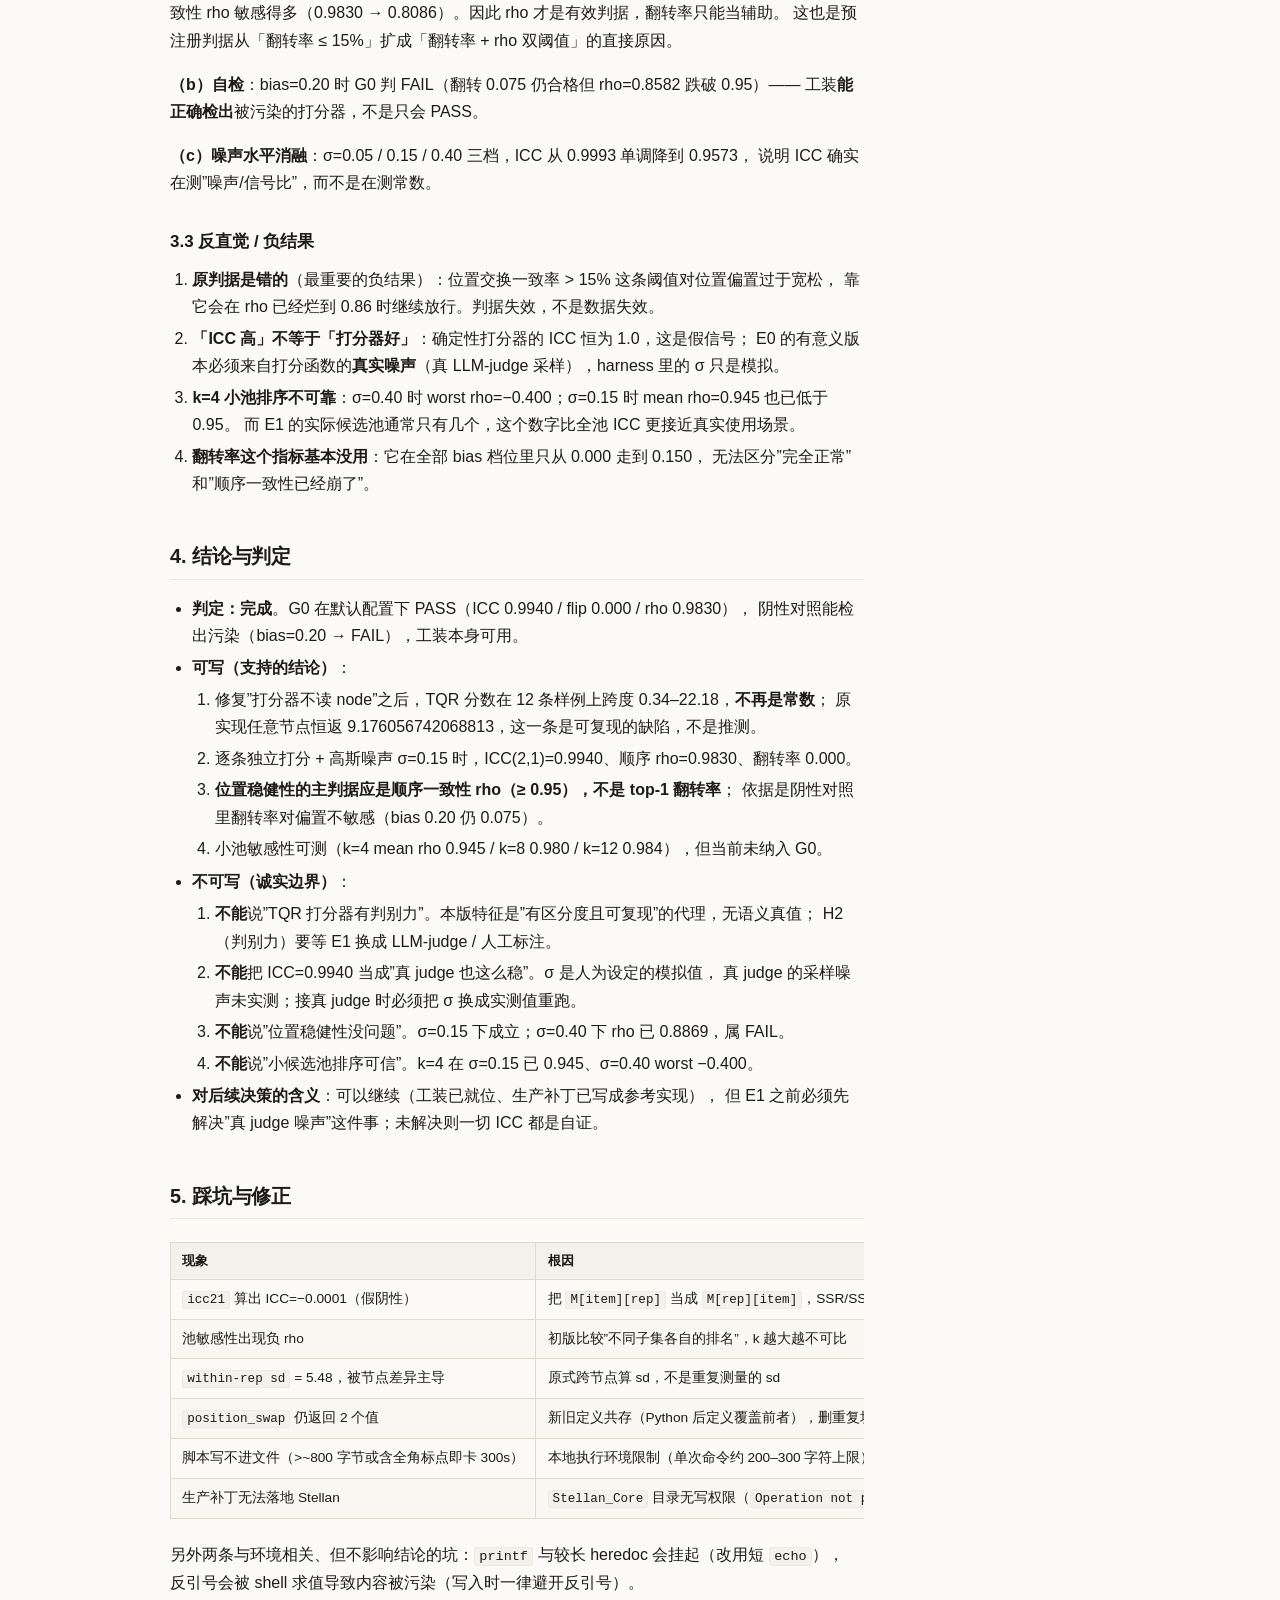
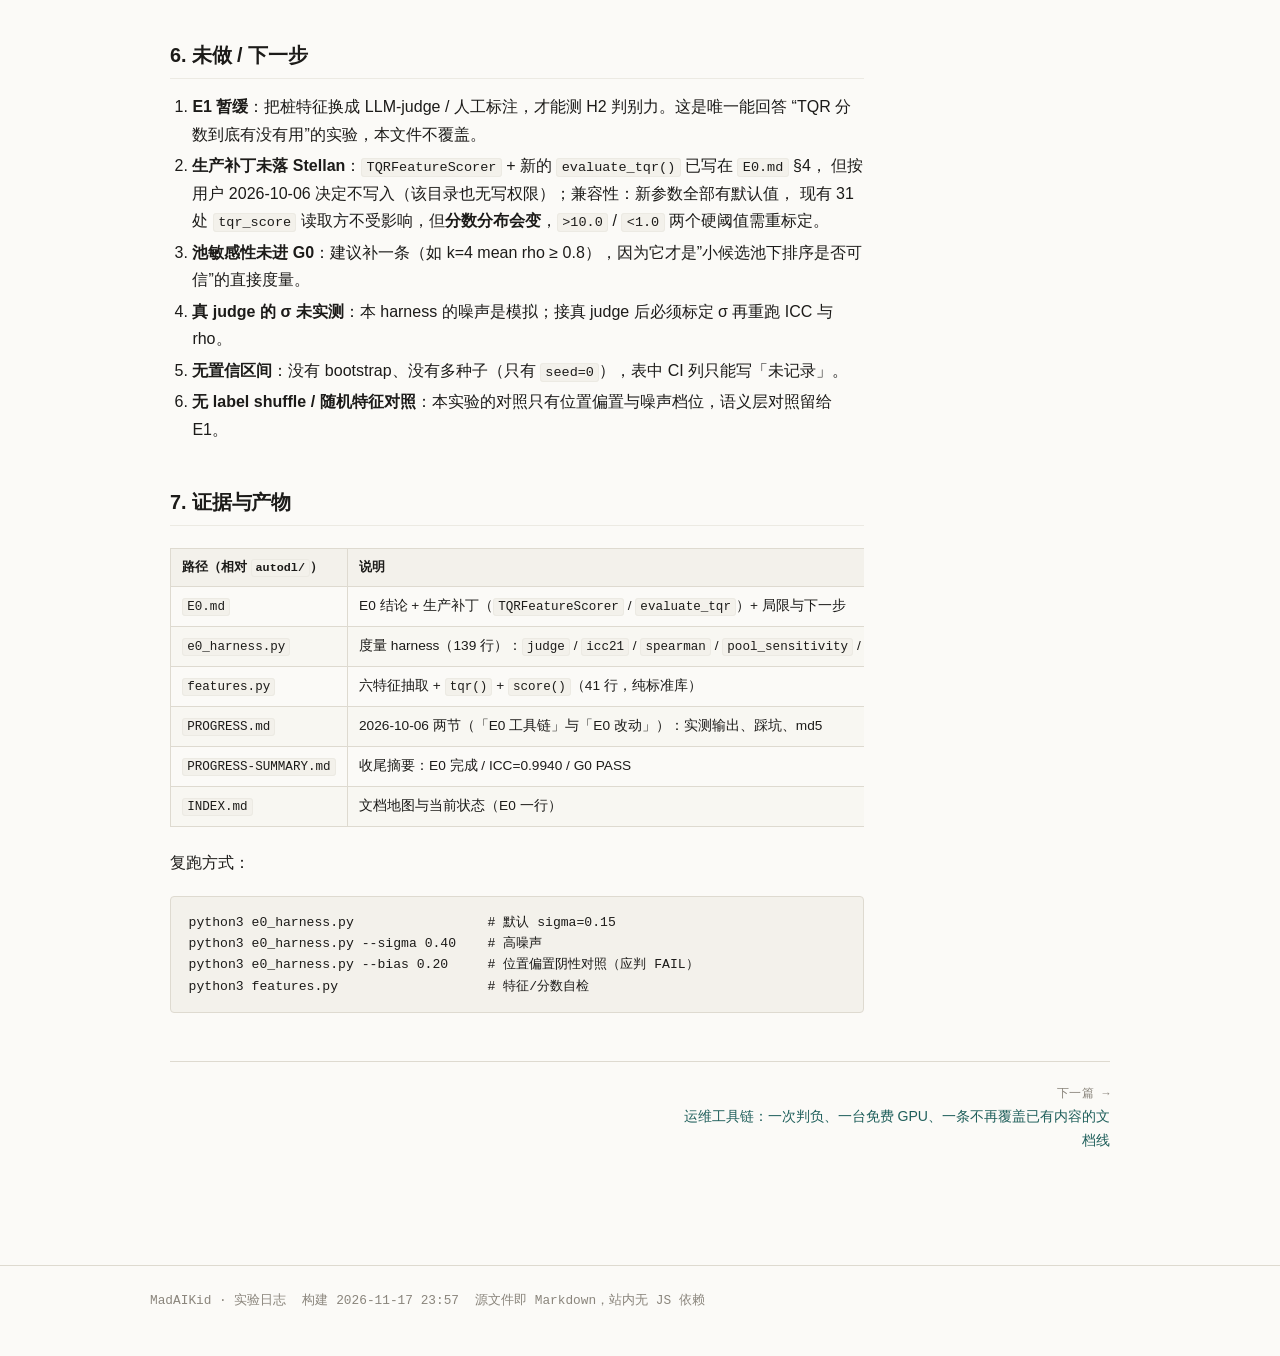
<file: logs/01-e0-reliability.html>
<!DOCTYPE html>
<html lang="zh-CN">
<head>
<meta charset="utf-8">
<meta name="viewport" content="width=device-width, initial-scale=1">
<title>E0 可靠性工装：先证明「打分器」可信，再花 GPU 的钱 · MadAIKid · 实验日志</title>
<meta name="description" content="TQR 打分器被发现恒返常数、任何「可靠性/判别力」测量都会假性满分 →">
<meta name="generator" content="blog/build.py">
<link rel="stylesheet" href="../assets/style.css">
</head>
<body>
<header class="site-header"><div class="inner">
<a class="brand" href="../index.html">MadAIKid<span class="dot">·</span>logs</a>
<nav class="site-nav">
<a href="../index.html">实验日志</a>
<a href="../timeline.html">时间索引</a>
<a href="https://github.com/MadAIKid/MadAIKid_logs">GitHub</a>
</nav>
</div></header>
<main class="wrap">
<div class="article-head">
<div class="crumb"><a href="../index.html">实验日志</a> / 01-e0-reliability</div>
<h1>E0 可靠性工装：先证明「打分器」可信，再花 GPU 的钱</h1>
<p class="subtitle">逐条独立打分 + ICC(2,1) + 位置稳健性</p>
<dl class="spec"><div class="item"><dt>编号</dt><dd>E0</dd></div><div class="item"><dt>日期</dt><dd>2026-10-05 → 2026-10-06</dd></div><div class="item"><dt>状态</dt><dd><span class="badge status-完成">完成</span></dd></div><div class="item"><dt>判定</dt><dd>ICC=0.9940 / order rho=0.9830，G0 PASS</dd></div><div class="item"><dt>标签</dt><dd>评测方法 / 校准 / 零算力</dd></div><div class="item"><dt>硬件</dt><dd>本地 Mac（零 GPU）</dd></div><div class="item"><dt>模型</dt><dd>—</dd></div><div class="item"><dt>数据</dt><dd>—</dd></div><div class="item"><dt>源文档</dt><dd>E0.md · PROGRESS.md · e0_harness.py · features.py</dd></div></dl>
</div>
<article class="prose">
<blockquote>
<p><strong>一句话</strong>：TQR 打分器被发现恒返常数、任何「可靠性/判别力」测量都会假性满分 → 在本地用纯标准库写了特征抽取 + 度量 harness（逐条独立打分、ICC(2,1)、位置稳健、池敏感性）→ σ=0.15 下 ICC=0.9940 / 顺序 rho=0.9830 / 翻转率 0.000，G0 PASS → 但前提是”打分噪声来自真 judge”，桩特征的 ICC 只证明工装自洽，不证明判别力。</p>
</blockquote>
<h2 id="摘要">0. 摘要</h2>
<p>E0 要回答的不是”TQR 分数好不好”，而是<strong>在这个分数上做任何测量之前，尺子本身会不会永远给同一个读数</strong>。 检查 <code>Stellan_Core/sub_agent_framework/base_agent.py:168</code> 的 <code>evaluate_tqr()</code> 后发现它用全默认 <code>TQRScore()</code>、 从不读 node，因此任意节点恒返 <code>9.176056742068813</code>：候选池内所有分数相同，排序退化为「取第一个」， ICC 必然 = 1.0（假信号），E1 的 AUROC 必然 = 0.5，硬阈值 <code>&gt;10.0</code> 永不触发。</p>
<p>在不连远端、不花钱的前提下交付两个纯标准库文件：<code>features.py</code>（六特征，Law-II 边界内）与 <code>e0_harness.py</code>（ICC(2,1) / 位置交换 / 池敏感性 / 可控噪声 judge）。12 个样例节点 × 5 次重复 × 40 次打乱下， σ=0.15 得 ICC=0.9940、翻转率 0.000、顺序 rho=0.9830，<strong>G0 PASS</strong>。</p>
<p>最重要的产出不是那个 PASS，而是<strong>阴性对照推翻了原判据</strong>：给 judge 注入位置偏置后 top-1 翻转率几乎不动 （bias=0.20 时才 0.075），而顺序一致性 rho 从 0.9830 掉到 0.8582。所以位置稳健性的主判据必须换成 <code>rho &gt;= 0.95</code>。</p>
<table>
<colgroup>
<col style="width: 25%" />
<col style="width: 25%" />
<col style="width: 25%" />
<col style="width: 25%" />
</colgroup>
<thead>
<tr>
<th>实验</th>
<th>问题</th>
<th>结果</th>
<th>判定</th>
</tr>
</thead>
<tbody>
<tr>
<td>E0-a</td>
<td>打分器是否只是常数？</td>
<td>任意节点恒返 9.176056742068813</td>
<td>判负（前置阻塞）</td>
</tr>
<tr>
<td>E0-b</td>
<td>逐条独立打分下重测一致性？</td>
<td>ICC(2,1)=0.9940（σ=0.15）</td>
<td>✅</td>
</tr>
<tr>
<td>E0-c</td>
<td>换呈现顺序会不会翻 top-1？</td>
<td>翻转率 0.000，顺序 rho=0.9830</td>
<td>✅</td>
</tr>
<tr>
<td>E0-d</td>
<td>工装能否检出位置偏置？</td>
<td>bias=0.20 → rho=0.8582，G0 FAIL</td>
<td>✅（阴性对照通过）</td>
</tr>
<tr>
<td>E0-e</td>
<td>小候选池（k=4）排序可信吗？</td>
<td>rho=0.945；σ=0.40 时 worst rho=−0.400</td>
<td>⚠️ 未进 G0 判据</td>
</tr>
</tbody>
</table>
<h2 id="问题与假设">1. 问题与假设</h2>
<p><strong>决策问题</strong>：要不要在这个打分器上继续投入（下载模型、租 4090、跑 E1 的 LLM-judge）？ 如果尺子本身不可信，后面所有 AUROC / ICC 都是花钱买假信号，所以先花零成本把尺子验掉。</p>
<p>已确认的三个连锁后果（均来自源码阅读，不是推测）：</p>
<ul>
<li>候选池内所有 <code>tqr_score</code> 相同 → <code>max(alternatives, key=...tqr_score)</code> 退化为「取第一个」；</li>
<li>E0 的 ICC 必然 = 1.0（测的是常数，不是可靠性）；</li>
<li>E1 的 AUROC 必然 = 0.5；<code>base_agent.py:255</code> 魔鬼代言人的硬阈值 <code>&gt;10.0</code> 在默认 context 下永不触发（9.176 &lt; 10）。</li>
</ul>
<p><strong>预注册判据（G0）</strong>：</p>
<table>
<colgroup>
<col style="width: 33%" />
<col style="width: 33%" />
<col style="width: 33%" />
</colgroup>
<thead>
<tr>
<th>指标</th>
<th>PASS 阈值</th>
<th>来源</th>
</tr>
</thead>
<tbody>
<tr>
<td>ICC(2,1)</td>
<td><code>&gt;= 0.70</code></td>
<td><code>E0.md</code> §3 / <code>e0_harness.py</code> 头部注释</td>
</tr>
<tr>
<td>top-1 位置翻转率</td>
<td><code>&lt;= 0.15</code></td>
<td>同上</td>
</tr>
<tr>
<td>顺序一致性 rho</td>
<td><code>&gt;= 0.95</code>（本轮新增）</td>
<td><code>PROGRESS.md</code> 2026-10-06「E0 改动」</td>
</tr>
</tbody>
</table>
<p>第三条是本轮<strong>改了判据之后</strong>才加进去的，理由见 §3.2。</p>
<h2 id="实验设置">2. 实验设置</h2>
<h3 id="环境">2.1 环境</h3>
<ul>
<li>平台：本地 Mac，<strong>零 GPU、零远端连接、零花费</strong>。用户明确选「不开机、本地推进」。</li>
<li>依赖：<strong>纯标准库</strong>（无 numpy、无 torch），两个文件可原样拷进 <code>Stellan/tqr_guided_rl/src/tqr/</code>。</li>
<li>运行：<code>python3 e0_harness.py</code>（默认 <code>--sigma 0.15</code>，可选 <code>--sigma 0.40</code>、<code>--bias</code>、<code>--reps</code>、<code>--seed</code>）。</li>
<li>复现性：同种子两次运行输出 md5 一致（本轮早期版本 <code>7db8f0aa...</code>；改成逐条独立打分后的版本 <code>6fee94b5...</code>， 两值分属两次改动，不能互相当校验）。</li>
</ul>
<h3 id="模型与数据">2.2 模型与数据</h3>
<p><strong>没有模型、没有数据集</strong>——这正是本实验能零成本的原因。</p>
<ul>
<li>打分对象：<code>e0_harness.py</code> 里的 12 条手写样例节点（<code>NODES</code>），故意覆盖长/短、确定性/对冲、 数学推理与套话（例如 <code>"2 + 2 = 4"</code>、<code>"Maybe the answer is 5, but I am not sure..."</code>、 <code>"This is a very important step. " * 6</code>）。</li>
<li>特征抽取：<code>features.py</code> 的 <code>features(text) -&gt; 6 特征</code>，只用 <code>math</code>；<code>tqr(f)</code> 合成最终分。</li>
<li>规模：12 items × 5 reps（ICC 的 <code>M[rep][item]</code>）× 40 轮打乱（位置交换与池敏感性共用轮数）。</li>
</ul>
<h3 id="方法">2.3 方法</h3>
<p><strong>特征与打分</strong>（<code>features.py</code>，Law-II 边界内）：</p>
<table>
<colgroup>
<col style="width: 33%" />
<col style="width: 33%" />
<col style="width: 33%" />
</colgroup>
<thead>
<tr>
<th>特征</th>
<th>含义</th>
<th>取值范围</th>
</tr>
</thead>
<tbody>
<tr>
<td><code>alpha</code></td>
<td>词数对数饱和</td>
<td><code>[0,10]</code></td>
</tr>
<tr>
<td><code>beta_r</code></td>
<td>平均词长接近 5 的惩罚</td>
<td><code>[0,1]</code></td>
</tr>
<tr>
<td><code>beta_n</code></td>
<td>长度 × 子句密度</td>
<td><code>[1,10]</code></td>
</tr>
<tr>
<td><code>delta</code></td>
<td>对冲词密度（maybe / might / perhaps / possibly / unsure / guess / assume）</td>
<td><code>[0,0.95]</code></td>
</tr>
<tr>
<td><code>complexity</code></td>
<td>长度饱和</td>
<td><code>[1,10]</code></td>
</tr>
</tbody>
</table>
<p><math display="inline" xmlns="http://www.w3.org/1998/Math/MathML"><semantics><mrow><mi>T</mi><mi>Q</mi><mi>R</mi><mo>=</mo><mstyle displaystyle="true"><mfrac><mrow><mo stretchy="false" form="prefix">(</mo><mi>α</mi><msub><mi>β</mi><mi>r</mi></msub><msup><mo stretchy="false" form="postfix">)</mo><msub><mi>w</mi><mi>r</mi></msub></msup><mo>⋅</mo><msubsup><mi>β</mi><mi>n</mi><msub><mi>w</mi><mi>n</mi></msub></msubsup><mo>⋅</mo><mo stretchy="false" form="prefix">(</mo><mn>1</mn><mo>−</mo><mi>δ</mi><msup><mo stretchy="false" form="postfix">)</mo><msub><mi>w</mi><mi>d</mi></msub></msup></mrow><mrow><mrow><mi>ln</mi><mo>&#8289;</mo></mrow><mo stretchy="false" form="prefix">(</mo><mi>e</mi><mo>+</mo><mi>c</mi><mo>⋅</mo><mi>k</mi><mo stretchy="false" form="postfix">)</mo></mrow></mfrac></mstyle></mrow><annotation encoding="application/x-tex">TQR = \dfrac{(\alpha\beta_r)^{w_r}\cdot\beta_n^{w_n}\cdot(1-\delta)^{w_d}}{\ln(e + c\cdot k)}</annotation></semantics></math></p>
<p><strong>可控噪声 judge</strong>（<code>judge()</code>）：只给<strong>单个节点</strong>打分，不传全池；按高斯噪声扰动特征后 clamp 回边界， 再算 TQR。默认 <code>sigma=0.15</code>，其中 <code>alpha</code> / <code>beta_n</code> 用 <code>σ</code>，<code>beta_r</code> / <code>delta</code> 用 <code>σ/5</code>。 可选乘性位置偏置：<math display="inline" xmlns="http://www.w3.org/1998/Math/MathML"><semantics><mrow><msup><mi>s</mi><mo>′</mo></msup><mo>=</mo><mi>s</mi><mo>⋅</mo><mo stretchy="false" form="prefix">(</mo><mn>1</mn><mo>+</mo><mi>b</mi><mo>⋅</mo><mtext mathvariant="normal">pos</mtext><mo stretchy="false" form="postfix">)</mo></mrow><annotation encoding="application/x-tex">s&#39; = s\cdot(1 + b\cdot \text{pos})</annotation></semantics></math>，<code>pos</code> 是呈现序号。</p>
<p><strong>四个度量</strong>：</p>
<ol type="1">
<li><code>icc21(M)</code>：双向 ANOVA 的 ICC(2,1)，<code>M[rep][item]</code>。 <math display="inline" xmlns="http://www.w3.org/1998/Math/MathML"><semantics><mrow><mi>I</mi><mi>C</mi><mi>C</mi><mo stretchy="false" form="prefix">(</mo><mn>2</mn><mo>,</mo><mn>1</mn><mo stretchy="false" form="postfix">)</mo><mo>=</mo><mstyle displaystyle="true"><mfrac><mrow><mi>M</mi><msub><mi>S</mi><mi>R</mi></msub><mo>−</mo><mi>M</mi><mi>S</mi><mi>E</mi></mrow><mrow><mi>M</mi><msub><mi>S</mi><mi>R</mi></msub><mo>+</mo><mo stretchy="false" form="prefix">(</mo><mi>n</mi><mo>−</mo><mn>1</mn><mo stretchy="false" form="postfix">)</mo><mi>M</mi><mi>S</mi><mi>E</mi><mo>+</mo><mi>n</mi><mo stretchy="false" form="prefix">(</mo><mi>M</mi><msub><mi>S</mi><mi>C</mi></msub><mo>−</mo><mi>M</mi><mi>S</mi><mi>E</mi><mo stretchy="false" form="postfix">)</mo><mi>/</mi><mi>k</mi></mrow></mfrac></mstyle></mrow><annotation encoding="application/x-tex">ICC(2,1)=\dfrac{MS_R-MSE}{MS_R+(n-1)MSE+n(MS_C-MSE)/k}</annotation></semantics></math>，n=5 reps，k=12 items。</li>
<li><code>position_swap()</code>：<strong>逐节点独立打分</strong>后比较不同呈现顺序；返回 <code>(baseline top-1, 翻转率, 平均 rho)</code>。 rho 是基线分向量与乱序后分向量的 Spearman。</li>
<li><code>pool_sensitivity()</code>：<strong>同一批候选</strong>的子集排名 vs <strong>全池</strong>排名的 Spearman（k=4/8/12，40 轮）， 报 mean 与 worst。</li>
<li><code>judge()</code> 本身即「可控噪声源」，用 σ 模拟 LLM-judge 的不可约随机性。</li>
</ol>
<p><strong>判定</strong>：<code>icc &gt;= 0.70 and flip &lt;= 0.15 and rho &gt;= 0.95</code> 才 PASS（<code>e0_harness.py</code> 末尾）。 <strong>没有</strong> bootstrap、没有多种子置信区间、没有 label shuffle —— 见 §6。</p>
<h2 id="结果">3. 结果</h2>
<h3 id="主结果">3.1 主结果</h3>
<p>12 节点 / 5 reps / 40 轮打乱，同一 <code>seed=0</code>：</p>
<table>
<thead>
<tr>
<th>配置</th>
<th>指标</th>
<th>数值</th>
<th>95% CI</th>
<th>判定</th>
</tr>
</thead>
<tbody>
<tr>
<td>σ=0.05</td>
<td>ICC(2,1)</td>
<td>0.9993</td>
<td>未记录</td>
<td>✅</td>
</tr>
<tr>
<td>σ=0.15（默认）</td>
<td>ICC(2,1)</td>
<td><strong>0.9940</strong></td>
<td>未记录</td>
<td>✅</td>
</tr>
<tr>
<td>σ=0.40（高噪声）</td>
<td>ICC(2,1)</td>
<td>0.9573</td>
<td>未记录</td>
<td>✅</td>
</tr>
<tr>
<td>σ=0.05</td>
<td>位置翻转率</td>
<td>0.000</td>
<td>未记录</td>
<td>✅</td>
</tr>
<tr>
<td>σ=0.15</td>
<td>位置翻转率</td>
<td><strong>0.000</strong></td>
<td>未记录</td>
<td>✅</td>
</tr>
<tr>
<td>σ=0.40</td>
<td>位置翻转率</td>
<td>0.000</td>
<td>未记录</td>
<td>✅</td>
</tr>
<tr>
<td>σ=0.05</td>
<td>顺序一致性 rho</td>
<td>0.9983</td>
<td>未记录</td>
<td>✅</td>
</tr>
<tr>
<td>σ=0.15</td>
<td>顺序一致性 rho</td>
<td><strong>0.9830</strong></td>
<td>未记录</td>
<td>✅</td>
</tr>
<tr>
<td>σ=0.40</td>
<td>顺序一致性 rho</td>
<td>0.8869</td>
<td>未记录</td>
<td>❌（跌破 0.95）</td>
</tr>
<tr>
<td>σ=0.15</td>
<td>池敏感性 rho（k=4）</td>
<td>0.945</td>
<td>未记录</td>
<td>仅诊断</td>
</tr>
<tr>
<td>σ=0.15</td>
<td>池敏感性 rho（k=8）</td>
<td>0.980</td>
<td>未记录</td>
<td>仅诊断</td>
</tr>
<tr>
<td>σ=0.15</td>
<td>池敏感性 rho（k=12）</td>
<td>0.984</td>
<td>未记录</td>
<td>仅诊断</td>
</tr>
</tbody>
</table>
<ul>
<li><strong>G0 判定：PASS</strong>（ICC 0.9940 ≥ 0.70、翻转 0.000 ≤ 0.15、rho 0.9830 ≥ 0.95）。</li>
<li>其它实测值：<code>within-item sd = 0.3258</code>（同一节点的 5 次重复 sd 的均值）；<code>mean score</code> 未记录； <code>features.py</code> 在样例上 TQR 实际跨度 <strong>0.34–22.18</strong>（这是”分数不再恒定”的直接证据）。</li>
<li>σ=0.40 时 k=4 的 <strong>worst rho = −0.400</strong>（<code>PROGRESS.md</code> 2026-10-06「E0 工具链」实测行）， 即高噪声 + 小候选池下子集排名可能与全池排名<strong>负相关</strong>。</li>
</ul>
<h3 id="对照与消融">3.2 对照与消融</h3>
<p><strong>（a）位置偏置阴性对照</strong>：给 judge 注入 <code>s *= 1 + bias * position</code>，看工装能不能检出被写坏的情况。</p>
<table>
<thead>
<tr>
<th>bias</th>
<th>top-1 翻转率</th>
<th>顺序一致性 rho</th>
<th>判定</th>
</tr>
</thead>
<tbody>
<tr>
<td>0.00</td>
<td>0.000</td>
<td>0.9830</td>
<td>✅</td>
</tr>
<tr>
<td>0.05</td>
<td>0.000</td>
<td>0.9545</td>
<td>✅（擦线）</td>
</tr>
<tr>
<td>0.10</td>
<td>0.000</td>
<td>0.9031</td>
<td>❌</td>
</tr>
<tr>
<td>0.20</td>
<td>0.075</td>
<td><strong>0.8582</strong></td>
<td>❌</td>
</tr>
<tr>
<td>0.40</td>
<td>0.150</td>
<td>0.8086</td>
<td>❌</td>
</tr>
</tbody>
</table>
<p>结论：<strong>top-1 翻转率对位置偏置几乎无感</strong>（bias 到 0.20 才 7.5%，仍在 15% 判据内）， 而顺序一致性 rho 敏感得多（0.9830 → 0.8086）。因此 rho 才是有效判据，翻转率只能当辅助。 这也是预注册判据从「翻转率 ≤ 15%」扩成「翻转率 + rho 双阈值」的直接原因。</p>
<p><strong>（b）自检</strong>：bias=0.20 时 G0 判 FAIL（翻转 0.075 仍合格但 rho=0.8582 跌破 0.95）—— 工装<strong>能正确检出</strong>被污染的打分器，不是只会 PASS。</p>
<p><strong>（c）噪声水平消融</strong>：σ=0.05 / 0.15 / 0.40 三档，ICC 从 0.9993 单调降到 0.9573， 说明 ICC 确实在测”噪声/信号比”，而不是在测常数。</p>
<h3 id="反直觉-负结果">3.3 反直觉 / 负结果</h3>
<ol type="1">
<li><strong>原判据是错的</strong>（最重要的负结果）：位置交换一致率 &gt; 15% 这条阈值对位置偏置过于宽松， 靠它会在 rho 已经烂到 0.86 时继续放行。判据失效，不是数据失效。</li>
<li><strong>「ICC 高」不等于「打分器好」</strong>：确定性打分器的 ICC 恒为 1.0，这是假信号； E0 的有意义版本必须来自打分函数的<strong>真实噪声</strong>（真 LLM-judge 采样），harness 里的 σ 只是模拟。</li>
<li><strong>k=4 小池排序不可靠</strong>：σ=0.40 时 worst rho=−0.400；σ=0.15 时 mean rho=0.945 也已低于 0.95。 而 E1 的实际候选池通常只有几个，这个数字比全池 ICC 更接近真实使用场景。</li>
<li><strong>翻转率这个指标基本没用</strong>：它在全部 bias 档位里只从 0.000 走到 0.150， 无法区分”完全正常”和”顺序一致性已经崩了”。</li>
</ol>
<h2 id="结论与判定">4. 结论与判定</h2>
<ul>
<li><strong>判定：完成</strong>。G0 在默认配置下 PASS（ICC 0.9940 / flip 0.000 / rho 0.9830）， 阴性对照能检出污染（bias=0.20 → FAIL），工装本身可用。</li>
<li><strong>可写（支持的结论）</strong>：
<ol type="1">
<li>修复”打分器不读 node”之后，TQR 分数在 12 条样例上跨度 0.34–22.18，<strong>不再是常数</strong>； 原实现任意节点恒返 9.176056742068813，这一条是可复现的缺陷，不是推测。</li>
<li>逐条独立打分 + 高斯噪声 σ=0.15 时，ICC(2,1)=0.9940、顺序 rho=0.9830、翻转率 0.000。</li>
<li><strong>位置稳健性的主判据应是顺序一致性 rho（≥ 0.95），不是 top-1 翻转率</strong>； 依据是阴性对照里翻转率对偏置不敏感（bias 0.20 仍 0.075）。</li>
<li>小池敏感性可测（k=4 mean rho 0.945 / k=8 0.980 / k=12 0.984），但当前未纳入 G0。</li>
</ol></li>
<li><strong>不可写（诚实边界）</strong>：
<ol type="1">
<li><strong>不能</strong>说”TQR 打分器有判别力”。本版特征是”有区分度且可复现”的代理，无语义真值； H2（判别力）要等 E1 换成 LLM-judge / 人工标注。</li>
<li><strong>不能</strong>把 ICC=0.9940 当成”真 judge 也这么稳”。σ 是人为设定的模拟值， 真 judge 的采样噪声未实测；接真 judge 时必须把 σ 换成实测值重跑。</li>
<li><strong>不能</strong>说”位置稳健性没问题”。σ=0.15 下成立；σ=0.40 下 rho 已 0.8869，属 FAIL。</li>
<li><strong>不能</strong>说”小候选池排序可信”。k=4 在 σ=0.15 已 0.945、σ=0.40 worst −0.400。</li>
</ol></li>
<li><strong>对后续决策的含义</strong>：可以继续（工装已就位、生产补丁已写成参考实现）， 但 E1 之前必须先解决”真 judge 噪声”这件事；未解决则一切 ICC 都是自证。</li>
</ul>
<h2 id="踩坑与修正">5. 踩坑与修正</h2>
<table>
<colgroup>
<col style="width: 33%" />
<col style="width: 33%" />
<col style="width: 33%" />
</colgroup>
<thead>
<tr>
<th>现象</th>
<th>根因</th>
<th>解法</th>
</tr>
</thead>
<tbody>
<tr>
<td><code>icc21</code> 算出 ICC=−0.0001（假阴性）</td>
<td>把 <code>M[item][rep]</code> 当成 <code>M[rep][item]</code>，SSR/SSC 互换</td>
<td>打印 MSR/MSE/MSC：MSC=150 而 MSR=0.16，与「5 reps × 12 items」形状不符；修正后 σ=0.15 得 0.9940</td>
</tr>
<tr>
<td>池敏感性出现负 rho</td>
<td>初版比较”不同子集各自的排名”，k 越大越不可比</td>
<td>改为<strong>同一批候选</strong>：子集排名 vs 全池排名的 Spearman</td>
</tr>
<tr>
<td><code>within-rep sd</code> = 5.48，被节点差异主导</td>
<td>原式跨节点算 sd，不是重复测量的 sd</td>
<td>改为<strong>同一节点</strong>的重复 sd，得 0.3258</td>
</tr>
<tr>
<td><code>position_swap</code> 仍返回 2 个值</td>
<td>新旧定义共存（Python 后定义覆盖前者），删重复块时又误删新版</td>
<td>重写并核对<strong>最终生效的定义</strong>；教训：改写后要检查实际被调用的那一份</td>
</tr>
<tr>
<td>脚本写不进文件（&gt;~800 字节或含全角标点即卡 300s）</td>
<td>本地执行环境限制（单次命令约 200–300 字符上限）</td>
<td>逐行小批量 <code>printf ... &gt;&gt; file</code>；二进制/长内容走 base64 单行解码</td>
</tr>
<tr>
<td>生产补丁无法落地 Stellan</td>
<td><code>Stellan_Core</code> 目录无写权限（<code>Operation not permitted</code>）</td>
<td>补丁留在 <code>E0.md</code> §4 作参考实现；按用户决定<strong>不写入</strong> Stellan</td>
</tr>
</tbody>
</table>
<p>另外两条与环境相关、但不影响结论的坑：<code>printf</code> 与较长 heredoc 会挂起（改用短 <code>echo</code>）， 反引号会被 shell 求值导致内容被污染（写入时一律避开反引号）。</p>
<h2 id="未做-下一步">6. 未做 / 下一步</h2>
<ol type="1">
<li><strong>E1 暂缓</strong>：把桩特征换成 LLM-judge / 人工标注，才能测 H2 判别力。这是唯一能回答 “TQR 分数到底有没有用”的实验，本文件不覆盖。</li>
<li><strong>生产补丁未落 Stellan</strong>：<code>TQRFeatureScorer</code> + 新的 <code>evaluate_tqr()</code> 已写在 <code>E0.md</code> §4， 但按用户 2026-10-06 决定不写入（该目录也无写权限）；兼容性：新参数全部有默认值， 现有 31 处 <code>tqr_score</code> 读取方不受影响，但<strong>分数分布会变</strong>，<code>&gt;10.0</code> / <code>&lt;1.0</code> 两个硬阈值需重标定。</li>
<li><strong>池敏感性未进 G0</strong>：建议补一条（如 k=4 mean rho ≥ 0.8），因为它才是”小候选池下排序是否可信”的直接度量。</li>
<li><strong>真 judge 的 σ 未实测</strong>：本 harness 的噪声是模拟；接真 judge 后必须标定 σ 再重跑 ICC 与 rho。</li>
<li><strong>无置信区间</strong>：没有 bootstrap、没有多种子（只有 <code>seed=0</code>），表中 CI 列只能写「未记录」。</li>
<li><strong>无 label shuffle / 随机特征对照</strong>：本实验的对照只有位置偏置与噪声档位，语义层对照留给 E1。</li>
</ol>
<h2 id="证据与产物">7. 证据与产物</h2>
<table>
<colgroup>
<col style="width: 50%" />
<col style="width: 50%" />
</colgroup>
<thead>
<tr>
<th>路径（相对 <code>autodl/</code>）</th>
<th>说明</th>
</tr>
</thead>
<tbody>
<tr>
<td><code>E0.md</code></td>
<td>E0 结论 + 生产补丁（<code>TQRFeatureScorer</code> / <code>evaluate_tqr</code>）+ 局限与下一步</td>
</tr>
<tr>
<td><code>e0_harness.py</code></td>
<td>度量 harness（139 行）：<code>judge</code> / <code>icc21</code> / <code>spearman</code> / <code>pool_sensitivity</code> / <code>position_swap</code> / <code>main</code></td>
</tr>
<tr>
<td><code>features.py</code></td>
<td>六特征抽取 + <code>tqr()</code> + <code>score()</code>（41 行，纯标准库）</td>
</tr>
<tr>
<td><code>PROGRESS.md</code></td>
<td>2026-10-06 两节（「E0 工具链」与「E0 改动」）：实测输出、踩坑、md5</td>
</tr>
<tr>
<td><code>PROGRESS-SUMMARY.md</code></td>
<td>收尾摘要：E0 完成 / ICC=0.9940 / G0 PASS</td>
</tr>
<tr>
<td><code>INDEX.md</code></td>
<td>文档地图与当前状态（E0 一行）</td>
</tr>
</tbody>
</table>
<p>复跑方式：</p>
<div class="sourceCode" id="cb1"><pre class="sourceCode bash"><code class="sourceCode bash"><span id="cb1-1"><a href="#cb1-1" aria-hidden="true" tabindex="-1"></a><span class="ex">python3</span> e0_harness.py                 <span class="co"># 默认 sigma=0.15</span></span>
<span id="cb1-2"><a href="#cb1-2" aria-hidden="true" tabindex="-1"></a><span class="ex">python3</span> e0_harness.py <span class="at">--sigma</span> 0.40    <span class="co"># 高噪声</span></span>
<span id="cb1-3"><a href="#cb1-3" aria-hidden="true" tabindex="-1"></a><span class="ex">python3</span> e0_harness.py <span class="at">--bias</span> 0.20     <span class="co"># 位置偏置阴性对照（应判 FAIL）</span></span>
<span id="cb1-4"><a href="#cb1-4" aria-hidden="true" tabindex="-1"></a><span class="ex">python3</span> features.py                   <span class="co"># 特征/分数自检</span></span></code></pre></div>

</article>
<nav class="post-nav"><span></span><a class="next" href="02-infra-toolchain.html"><span class="dir">下一篇 →</span>运维工具链：一次判负、一台免费 GPU、一条不再覆盖已有内容的文档线</a></nav>
</main>
<footer class="site-footer"><div class="inner">
<span>MadAIKid · 实验日志</span>
<span>构建 2026-11-17 23:57</span>
<span>源文件即 Markdown，站内无 JS 依赖</span>
</div></footer>
</body>
</html>
</file>
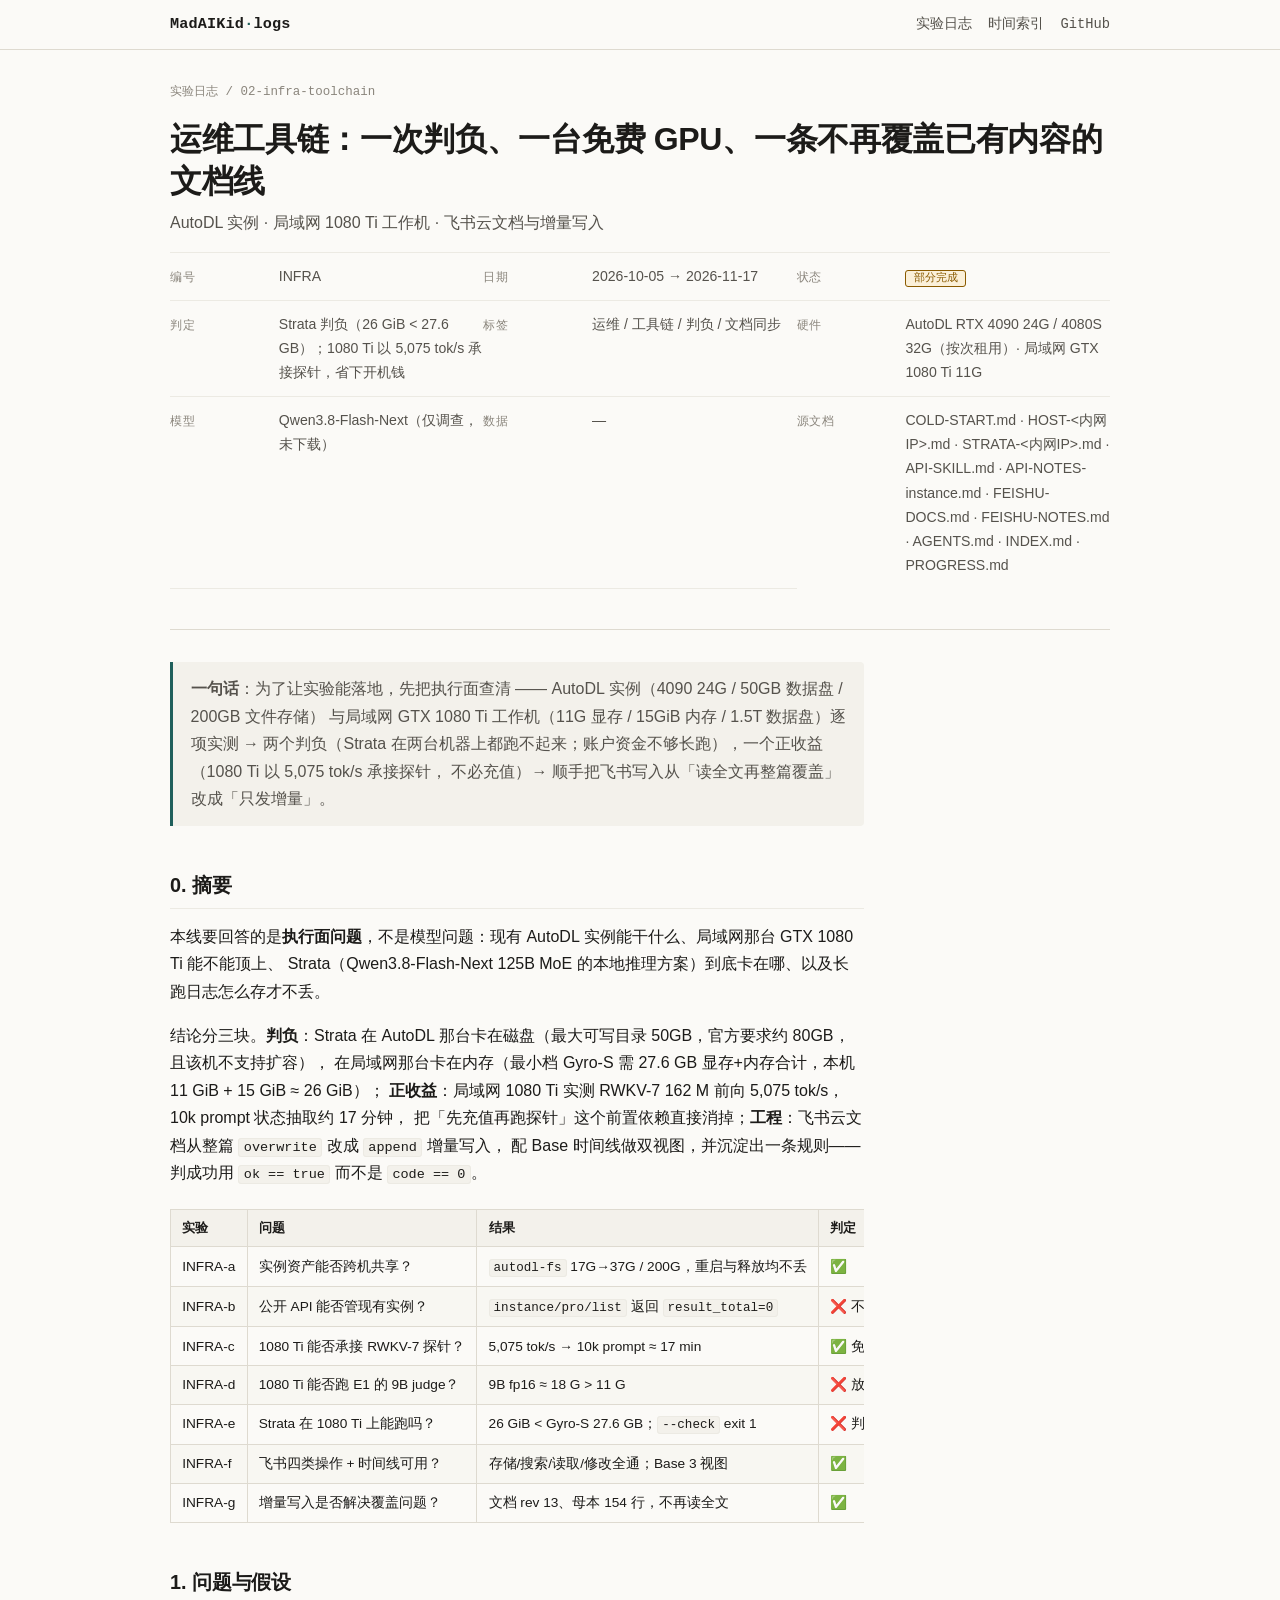
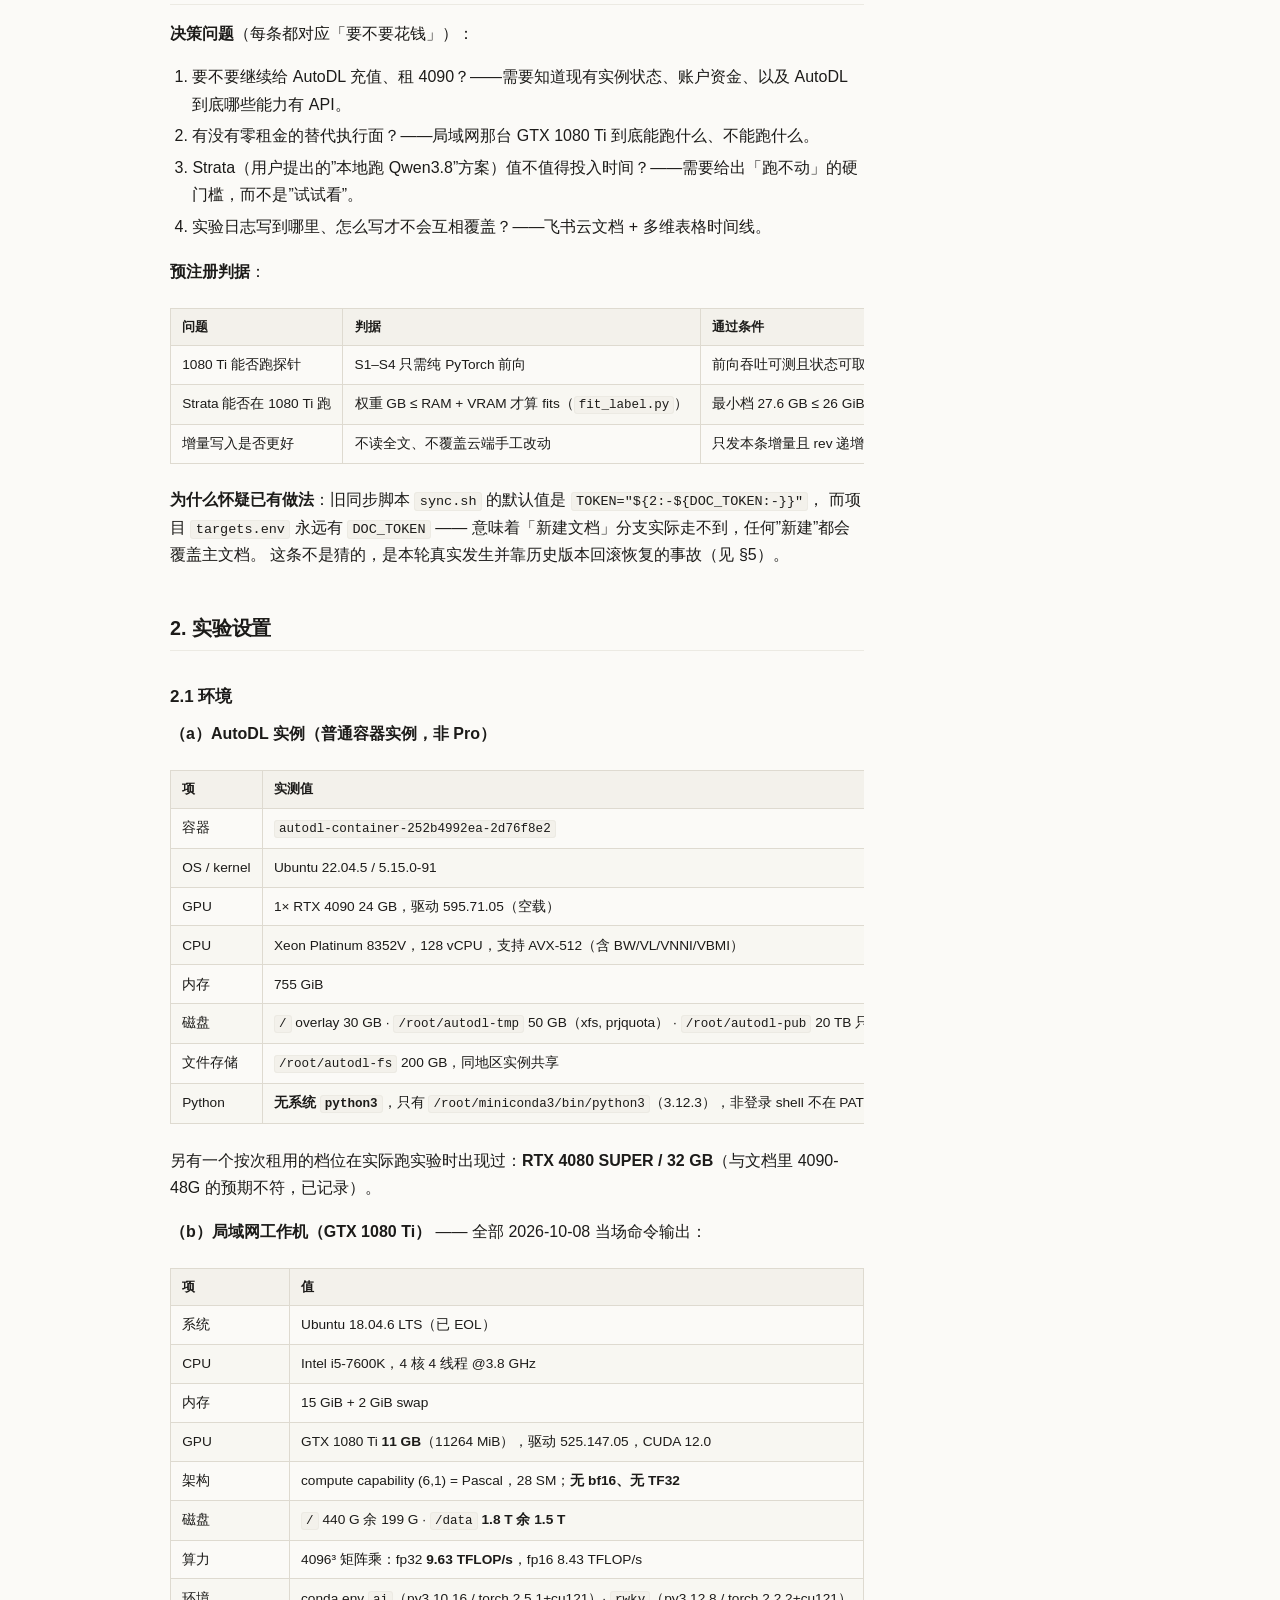
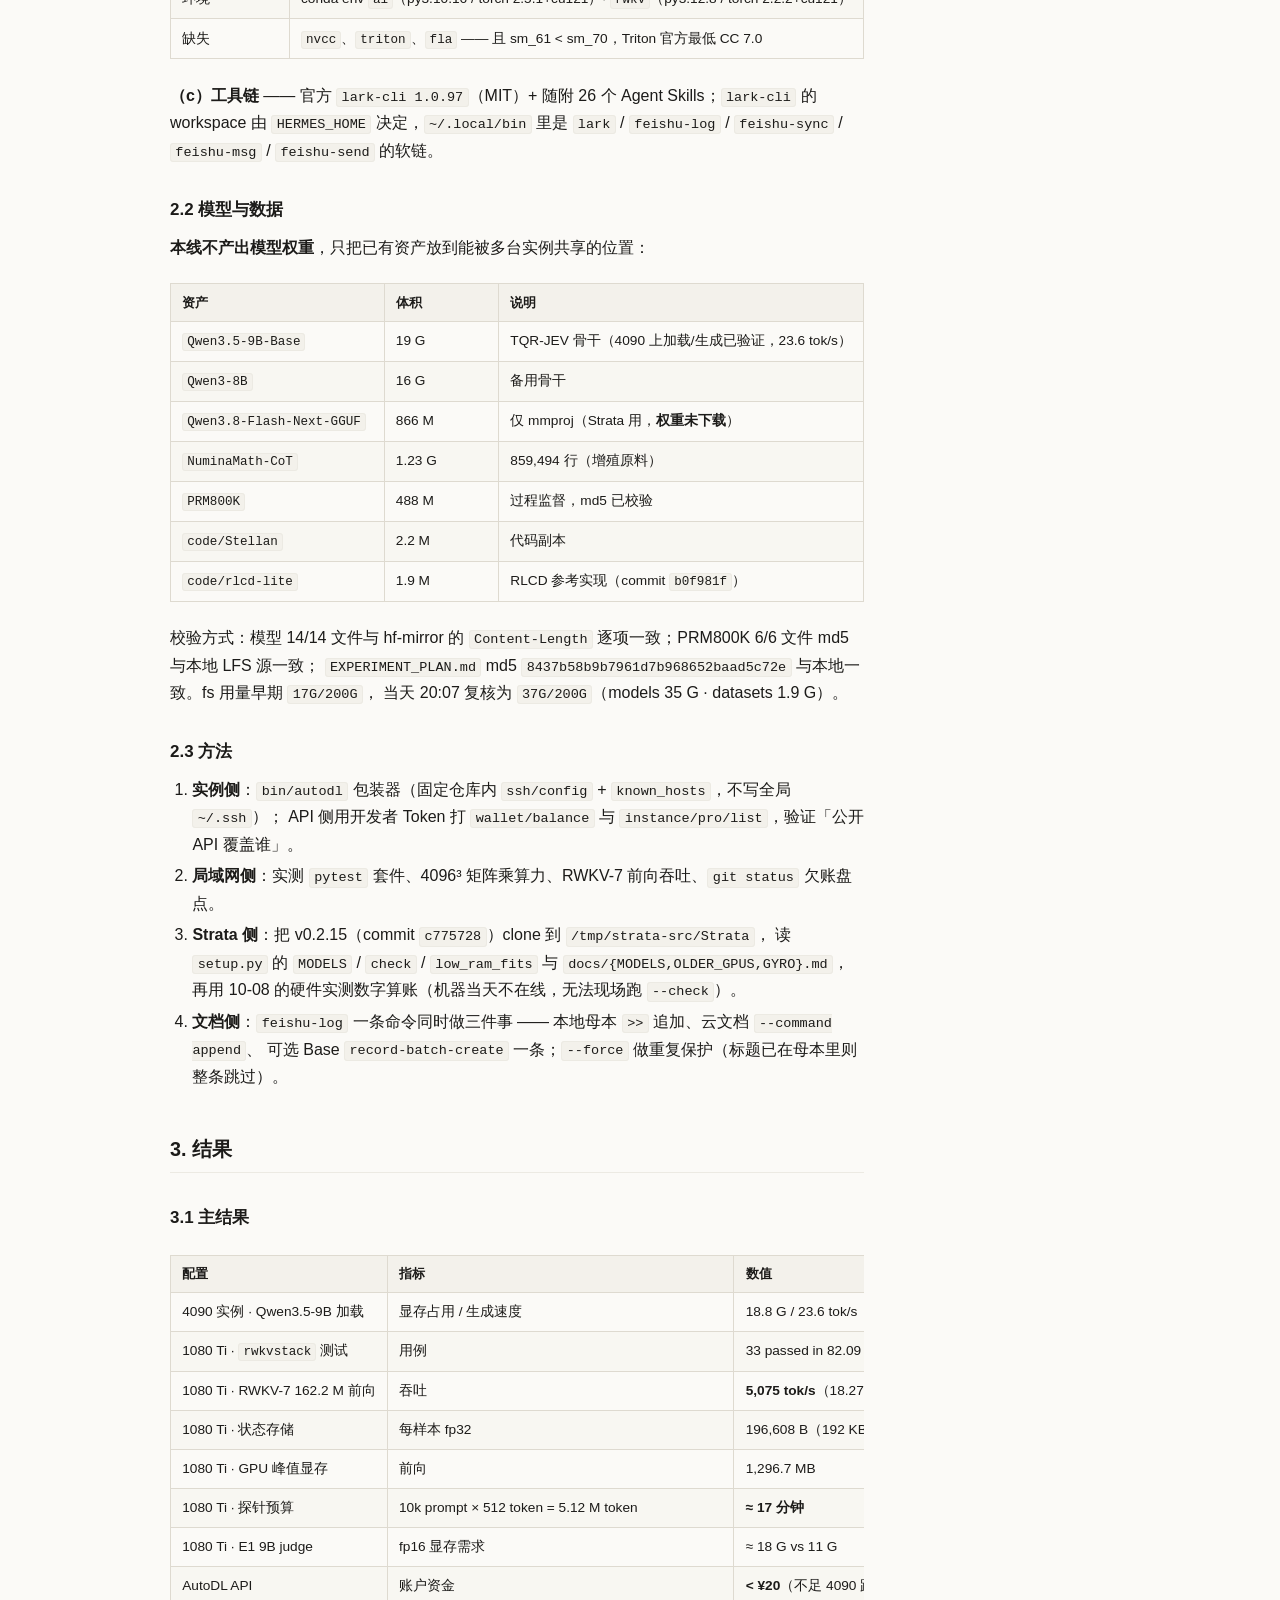
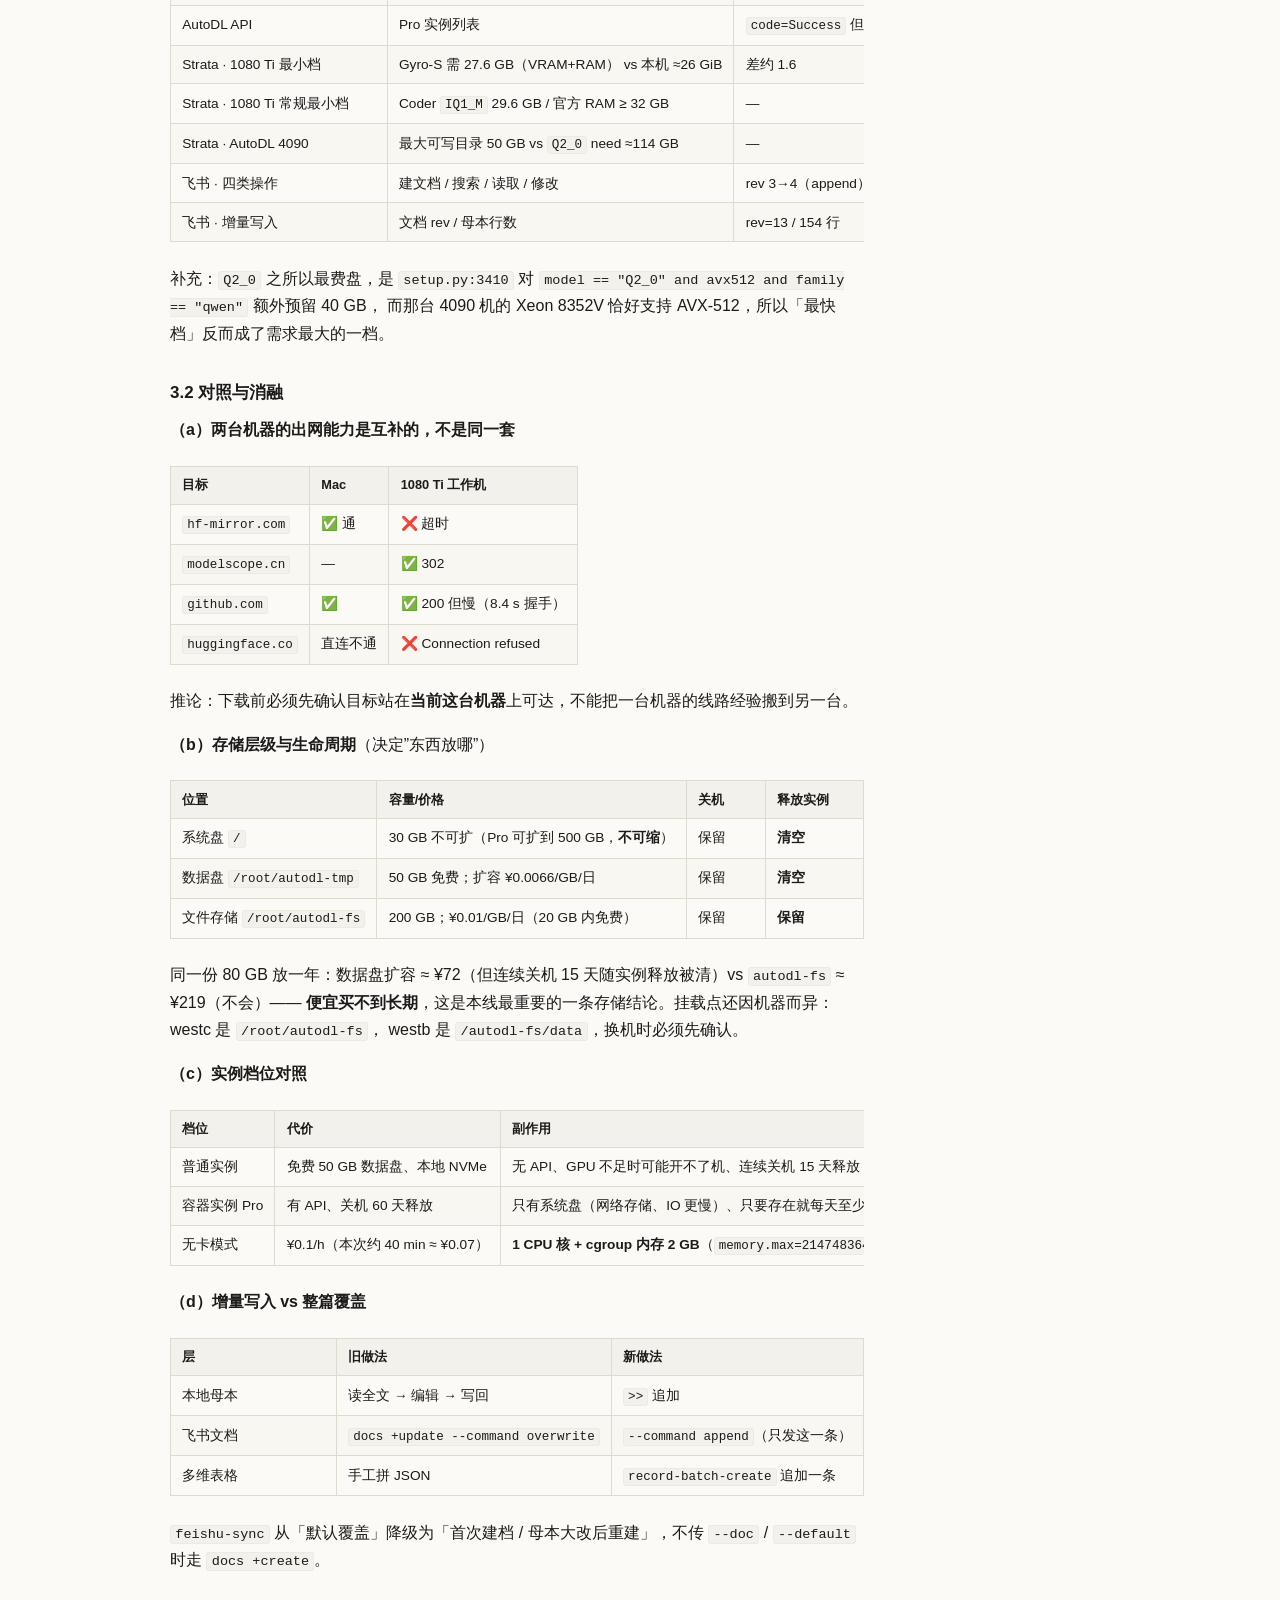
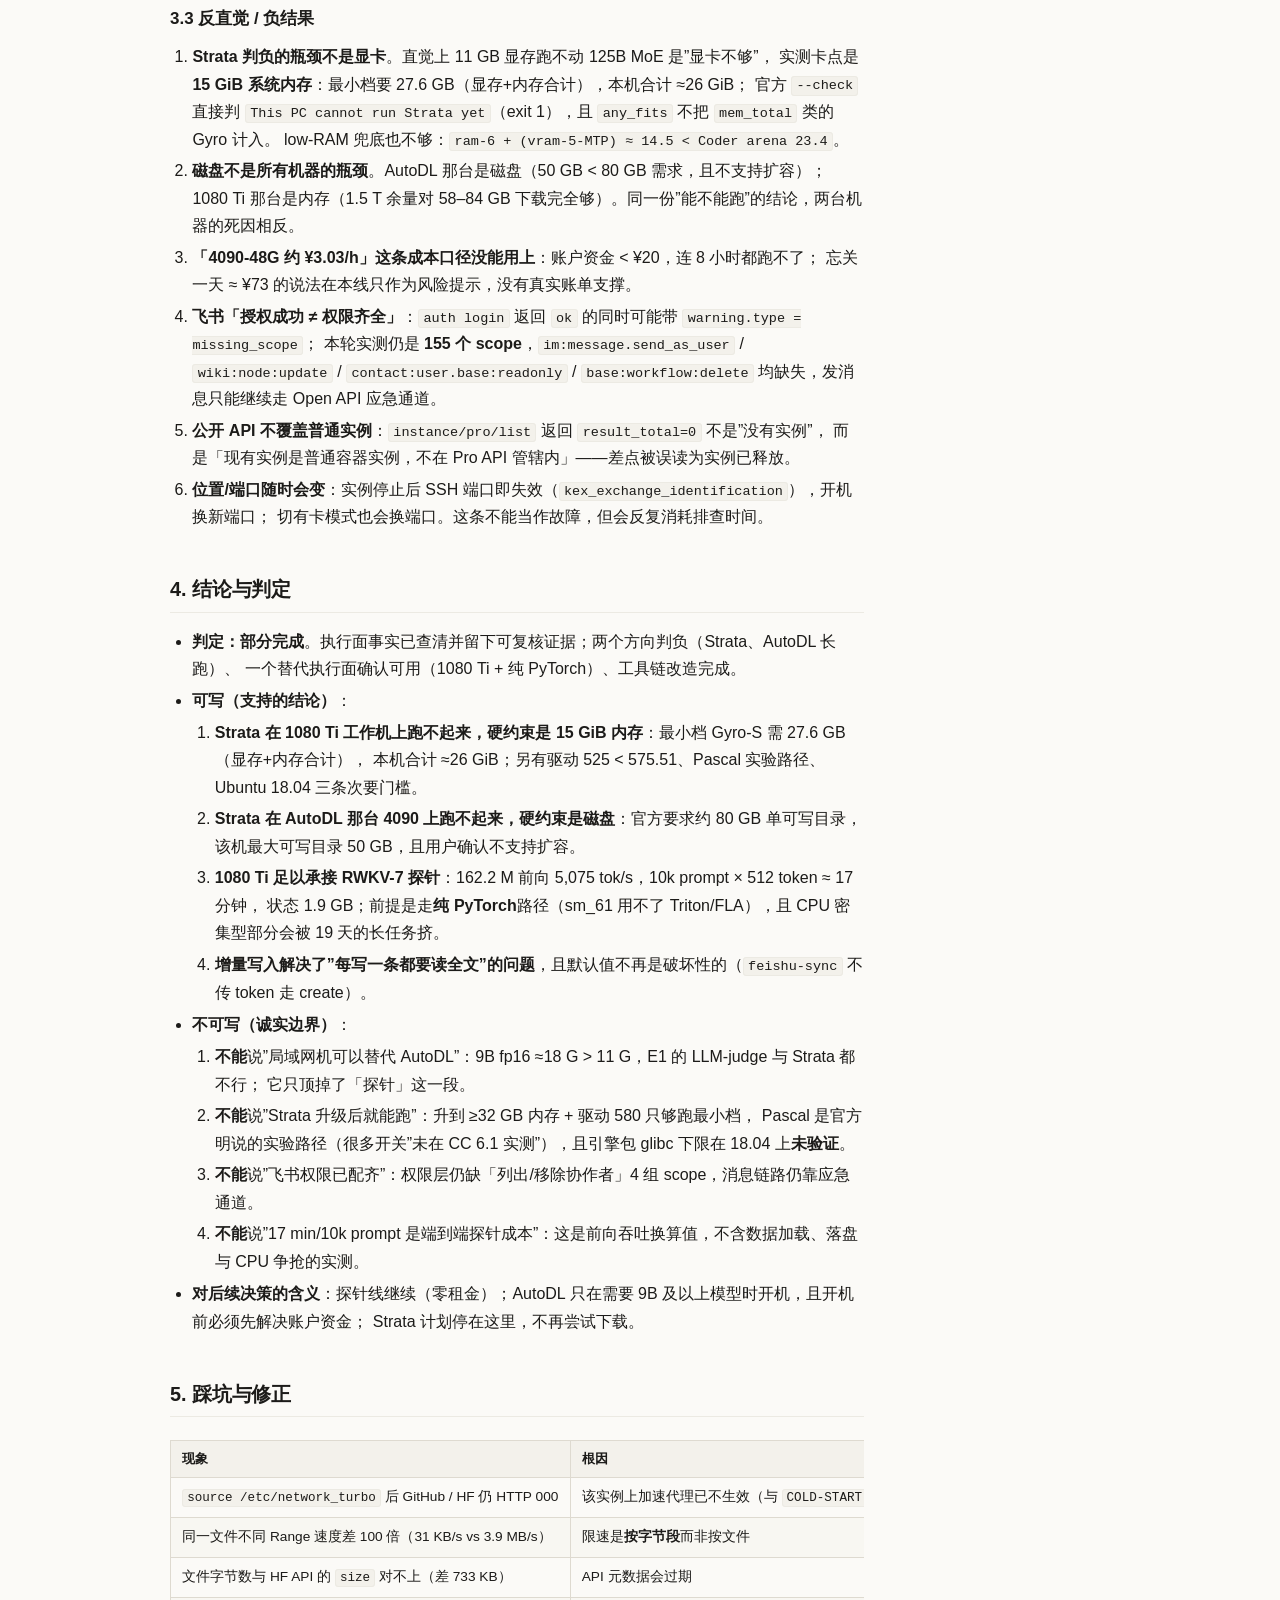
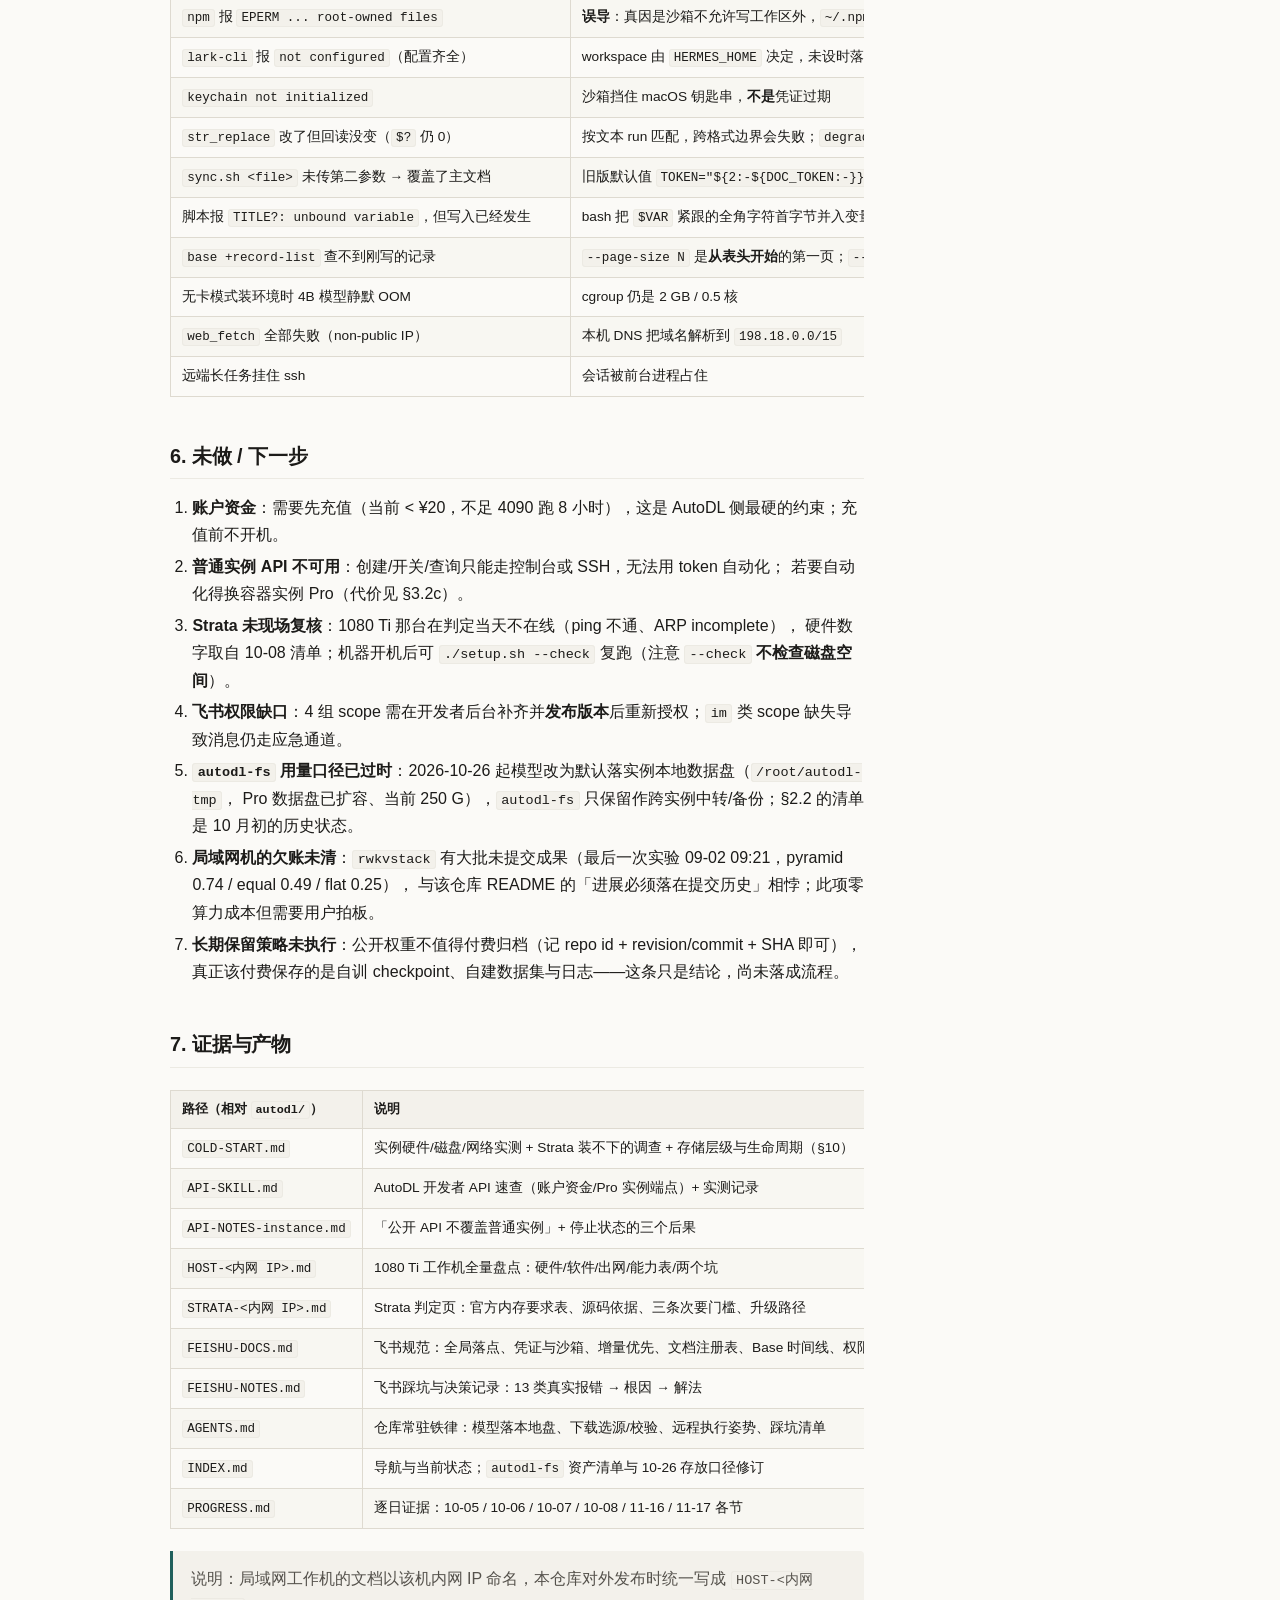
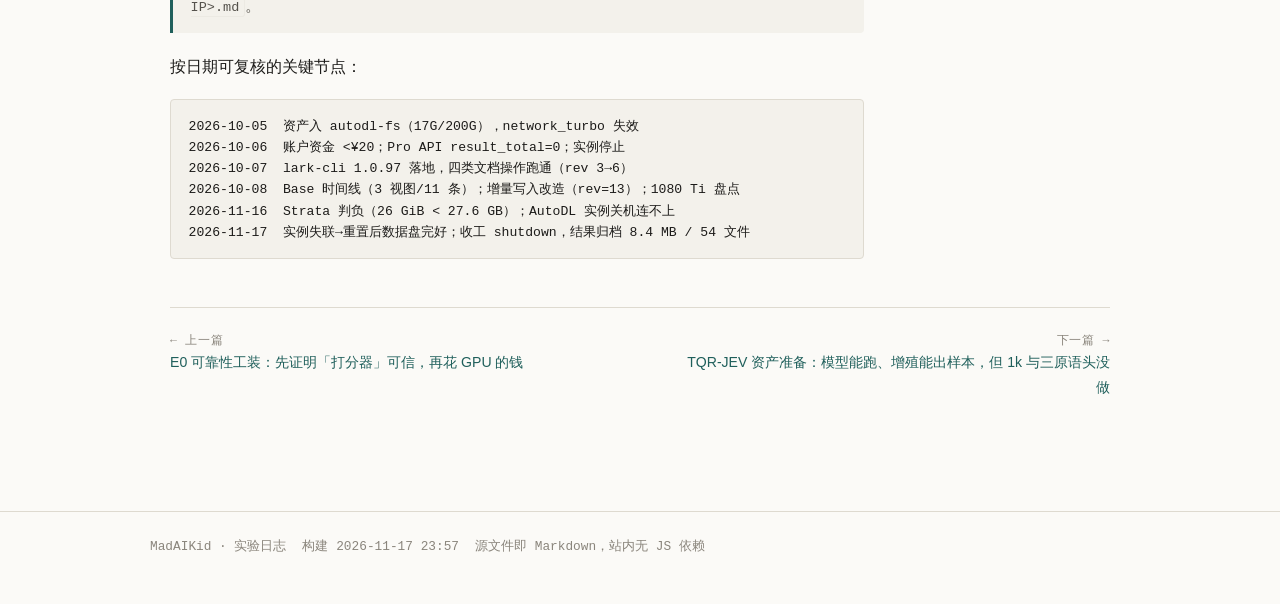
<file: logs/02-infra-toolchain.html>
<!DOCTYPE html>
<html lang="zh-CN">
<head>
<meta charset="utf-8">
<meta name="viewport" content="width=device-width, initial-scale=1">
<title>运维工具链：一次判负、一台免费 GPU、一条不再覆盖已有内容的文档线 · MadAIKid · 实验日志</title>
<meta name="description" content="为了让实验能落地，先把执行面查清 —— AutoDL 实例（4090 24G / 50GB 数据盘 / 200GB 文件存储）">
<meta name="generator" content="blog/build.py">
<link rel="stylesheet" href="../assets/style.css">
</head>
<body>
<header class="site-header"><div class="inner">
<a class="brand" href="../index.html">MadAIKid<span class="dot">·</span>logs</a>
<nav class="site-nav">
<a href="../index.html">实验日志</a>
<a href="../timeline.html">时间索引</a>
<a href="https://github.com/MadAIKid/MadAIKid_logs">GitHub</a>
</nav>
</div></header>
<main class="wrap">
<div class="article-head">
<div class="crumb"><a href="../index.html">实验日志</a> / 02-infra-toolchain</div>
<h1>运维工具链：一次判负、一台免费 GPU、一条不再覆盖已有内容的文档线</h1>
<p class="subtitle">AutoDL 实例 · 局域网 1080 Ti 工作机 · 飞书云文档与增量写入</p>
<dl class="spec"><div class="item"><dt>编号</dt><dd>INFRA</dd></div><div class="item"><dt>日期</dt><dd>2026-10-05 → 2026-11-17</dd></div><div class="item"><dt>状态</dt><dd><span class="badge status-部分完成">部分完成</span></dd></div><div class="item"><dt>判定</dt><dd>Strata 判负（26 GiB &lt; 27.6 GB）；1080 Ti 以 5,075 tok/s 承接探针，省下开机钱</dd></div><div class="item"><dt>标签</dt><dd>运维 / 工具链 / 判负 / 文档同步</dd></div><div class="item"><dt>硬件</dt><dd>AutoDL RTX 4090 24G / 4080S 32G（按次租用）· 局域网 GTX 1080 Ti 11G</dd></div><div class="item"><dt>模型</dt><dd>Qwen3.8-Flash-Next（仅调查，未下载）</dd></div><div class="item"><dt>数据</dt><dd>—</dd></div><div class="item"><dt>源文档</dt><dd>COLD-START.md · HOST-&lt;内网IP&gt;.md · STRATA-&lt;内网IP&gt;.md · API-SKILL.md · API-NOTES-instance.md · FEISHU-DOCS.md · FEISHU-NOTES.md · AGENTS.md · INDEX.md · PROGRESS.md</dd></div></dl>
</div>
<article class="prose">
<blockquote>
<p><strong>一句话</strong>：为了让实验能落地，先把执行面查清 —— AutoDL 实例（4090 24G / 50GB 数据盘 / 200GB 文件存储） 与局域网 GTX 1080 Ti 工作机（11G 显存 / 15GiB 内存 / 1.5T 数据盘）逐项实测 → 两个判负（Strata 在两台机器上都跑不起来；账户资金不够长跑），一个正收益（1080 Ti 以 5,075 tok/s 承接探针， 不必充值）→ 顺手把飞书写入从「读全文再整篇覆盖」改成「只发增量」。</p>
</blockquote>
<h2 id="摘要">0. 摘要</h2>
<p>本线要回答的是<strong>执行面问题</strong>，不是模型问题：现有 AutoDL 实例能干什么、局域网那台 GTX 1080 Ti 能不能顶上、 Strata（Qwen3.8-Flash-Next 125B MoE 的本地推理方案）到底卡在哪、以及长跑日志怎么存才不丢。</p>
<p>结论分三块。<strong>判负</strong>：Strata 在 AutoDL 那台卡在磁盘（最大可写目录 50GB，官方要求约 80GB，且该机不支持扩容）， 在局域网那台卡在内存（最小档 Gyro-S 需 27.6 GB 显存+内存合计，本机 11 GiB + 15 GiB ≈ 26 GiB）； <strong>正收益</strong>：局域网 1080 Ti 实测 RWKV-7 162 M 前向 5,075 tok/s，10k prompt 状态抽取约 17 分钟， 把「先充值再跑探针」这个前置依赖直接消掉；<strong>工程</strong>：飞书云文档从整篇 <code>overwrite</code> 改成 <code>append</code> 增量写入， 配 Base 时间线做双视图，并沉淀出一条规则——判成功用 <code>ok == true</code> 而不是 <code>code == 0</code>。</p>
<table>
<colgroup>
<col style="width: 25%" />
<col style="width: 25%" />
<col style="width: 25%" />
<col style="width: 25%" />
</colgroup>
<thead>
<tr>
<th>实验</th>
<th>问题</th>
<th>结果</th>
<th>判定</th>
</tr>
</thead>
<tbody>
<tr>
<td>INFRA-a</td>
<td>实例资产能否跨机共享？</td>
<td><code>autodl-fs</code> 17G→37G / 200G，重启与释放均不丢</td>
<td>✅</td>
</tr>
<tr>
<td>INFRA-b</td>
<td>公开 API 能否管现有实例？</td>
<td><code>instance/pro/list</code> 返回 <code>result_total=0</code></td>
<td>❌ 不覆盖普通实例</td>
</tr>
<tr>
<td>INFRA-c</td>
<td>1080 Ti 能否承接 RWKV-7 探针？</td>
<td>5,075 tok/s → 10k prompt ≈ 17 min</td>
<td>✅ 免充值</td>
</tr>
<tr>
<td>INFRA-d</td>
<td>1080 Ti 能否跑 E1 的 9B judge？</td>
<td>9B fp16 ≈ 18 G &gt; 11 G</td>
<td>❌ 放不下</td>
</tr>
<tr>
<td>INFRA-e</td>
<td>Strata 在 1080 Ti 上能跑吗？</td>
<td>26 GiB &lt; Gyro-S 27.6 GB；<code>--check</code> exit 1</td>
<td>❌ 判负</td>
</tr>
<tr>
<td>INFRA-f</td>
<td>飞书四类操作 + 时间线可用？</td>
<td>存储/搜索/读取/修改全通；Base 3 视图</td>
<td>✅</td>
</tr>
<tr>
<td>INFRA-g</td>
<td>增量写入是否解决覆盖问题？</td>
<td>文档 rev 13、母本 154 行，不再读全文</td>
<td>✅</td>
</tr>
</tbody>
</table>
<h2 id="问题与假设">1. 问题与假设</h2>
<p><strong>决策问题</strong>（每条都对应「要不要花钱」）：</p>
<ol type="1">
<li>要不要继续给 AutoDL 充值、租 4090？——需要知道现有实例状态、账户资金、以及 AutoDL 到底哪些能力有 API。</li>
<li>有没有零租金的替代执行面？——局域网那台 GTX 1080 Ti 到底能跑什么、不能跑什么。</li>
<li>Strata（用户提出的”本地跑 Qwen3.8”方案）值不值得投入时间？——需要给出「跑不动」的硬门槛，而不是”试试看”。</li>
<li>实验日志写到哪里、怎么写才不会互相覆盖？——飞书云文档 + 多维表格时间线。</li>
</ol>
<p><strong>预注册判据</strong>：</p>
<table>
<colgroup>
<col style="width: 33%" />
<col style="width: 33%" />
<col style="width: 33%" />
</colgroup>
<thead>
<tr>
<th>问题</th>
<th>判据</th>
<th>通过条件</th>
</tr>
</thead>
<tbody>
<tr>
<td>1080 Ti 能否跑探针</td>
<td>S1–S4 只需纯 PyTorch 前向</td>
<td>前向吞吐可测且状态可取出</td>
</tr>
<tr>
<td>Strata 能否在 1080 Ti 跑</td>
<td>权重 GB ≤ RAM + VRAM 才算 fits（<code>fit_label.py</code>）</td>
<td>最小档 27.6 GB ≤ 26 GiB</td>
</tr>
<tr>
<td>增量写入是否更好</td>
<td>不读全文、不覆盖云端手工改动</td>
<td>只发本条增量且 rev 递增</td>
</tr>
</tbody>
</table>
<p><strong>为什么怀疑已有做法</strong>：旧同步脚本 <code>sync.sh</code> 的默认值是 <code>TOKEN="${2:-${DOC_TOKEN:-}}"</code>， 而项目 <code>targets.env</code> 永远有 <code>DOC_TOKEN</code> —— 意味着「新建文档」分支实际走不到，任何”新建”都会覆盖主文档。 这条不是猜的，是本轮真实发生并靠历史版本回滚恢复的事故（见 §5）。</p>
<h2 id="实验设置">2. 实验设置</h2>
<h3 id="环境">2.1 环境</h3>
<p><strong>（a）AutoDL 实例（普通容器实例，非 Pro）</strong></p>
<table>
<colgroup>
<col style="width: 50%" />
<col style="width: 50%" />
</colgroup>
<thead>
<tr>
<th>项</th>
<th>实测值</th>
</tr>
</thead>
<tbody>
<tr>
<td>容器</td>
<td><code>autodl-container-252b4992ea-2d76f8e2</code></td>
</tr>
<tr>
<td>OS / kernel</td>
<td>Ubuntu 22.04.5 / 5.15.0-91</td>
</tr>
<tr>
<td>GPU</td>
<td>1× RTX 4090 24 GB，驱动 595.71.05（空载）</td>
</tr>
<tr>
<td>CPU</td>
<td>Xeon Platinum 8352V，128 vCPU，支持 AVX-512（含 BW/VL/VNNI/VBMI）</td>
</tr>
<tr>
<td>内存</td>
<td>755 GiB</td>
</tr>
<tr>
<td>磁盘</td>
<td><code>/</code> overlay 30 GB · <code>/root/autodl-tmp</code> 50 GB（xfs, prjquota） · <code>/root/autodl-pub</code> 20 TB 只读</td>
</tr>
<tr>
<td>文件存储</td>
<td><code>/root/autodl-fs</code> 200 GB，同地区实例共享</td>
</tr>
<tr>
<td>Python</td>
<td><strong>无系统 <code>python3</code></strong>，只有 <code>/root/miniconda3/bin/python3</code>（3.12.3），非登录 shell 不在 PATH</td>
</tr>
</tbody>
</table>
<p>另有一个按次租用的档位在实际跑实验时出现过：<strong>RTX 4080 SUPER / 32 GB</strong>（与文档里 4090-48G 的预期不符，已记录）。</p>
<p><strong>（b）局域网工作机（GTX 1080 Ti）</strong> —— 全部 2026-10-08 当场命令输出：</p>
<table>
<colgroup>
<col style="width: 50%" />
<col style="width: 50%" />
</colgroup>
<thead>
<tr>
<th>项</th>
<th>值</th>
</tr>
</thead>
<tbody>
<tr>
<td>系统</td>
<td>Ubuntu 18.04.6 LTS（已 EOL）</td>
</tr>
<tr>
<td>CPU</td>
<td>Intel i5-7600K，4 核 4 线程 <span class="citation" data-cites="3.8">@3.8</span> GHz</td>
</tr>
<tr>
<td>内存</td>
<td>15 GiB + 2 GiB swap</td>
</tr>
<tr>
<td>GPU</td>
<td>GTX 1080 Ti <strong>11 GB</strong>（11264 MiB），驱动 525.147.05，CUDA 12.0</td>
</tr>
<tr>
<td>架构</td>
<td>compute capability (6,1) = Pascal，28 SM；<strong>无 bf16、无 TF32</strong></td>
</tr>
<tr>
<td>磁盘</td>
<td><code>/</code> 440 G 余 199 G · <code>/data</code> <strong>1.8 T 余 1.5 T</strong></td>
</tr>
<tr>
<td>算力</td>
<td>4096³ 矩阵乘：fp32 <strong>9.63 TFLOP/s</strong>，fp16 8.43 TFLOP/s</td>
</tr>
<tr>
<td>环境</td>
<td>conda env <code>ai</code>（py3.10.16 / torch 2.5.1+cu121）· <code>rwkv</code>（py3.12.8 / torch 2.2.2+cu121）</td>
</tr>
<tr>
<td>缺失</td>
<td><code>nvcc</code>、<code>triton</code>、<code>fla</code> —— 且 sm_61 &lt; sm_70，Triton 官方最低 CC 7.0</td>
</tr>
</tbody>
</table>
<p><strong>（c）工具链</strong> —— 官方 <code>lark-cli 1.0.97</code>（MIT）+ 随附 26 个 Agent Skills；<code>lark-cli</code> 的 workspace 由 <code>HERMES_HOME</code> 决定，<code>~/.local/bin</code> 里是 <code>lark</code> / <code>feishu-log</code> / <code>feishu-sync</code> / <code>feishu-msg</code> / <code>feishu-send</code> 的软链。</p>
<h3 id="模型与数据">2.2 模型与数据</h3>
<p><strong>本线不产出模型权重</strong>，只把已有资产放到能被多台实例共享的位置：</p>
<table>
<colgroup>
<col style="width: 33%" />
<col style="width: 33%" />
<col style="width: 33%" />
</colgroup>
<thead>
<tr>
<th>资产</th>
<th>体积</th>
<th>说明</th>
</tr>
</thead>
<tbody>
<tr>
<td><code>Qwen3.5-9B-Base</code></td>
<td>19 G</td>
<td>TQR-JEV 骨干（4090 上加载/生成已验证，23.6 tok/s）</td>
</tr>
<tr>
<td><code>Qwen3-8B</code></td>
<td>16 G</td>
<td>备用骨干</td>
</tr>
<tr>
<td><code>Qwen3.8-Flash-Next-GGUF</code></td>
<td>866 M</td>
<td>仅 mmproj（Strata 用，<strong>权重未下载</strong>）</td>
</tr>
<tr>
<td><code>NuminaMath-CoT</code></td>
<td>1.23 G</td>
<td>859,494 行（增殖原料）</td>
</tr>
<tr>
<td><code>PRM800K</code></td>
<td>488 M</td>
<td>过程监督，md5 已校验</td>
</tr>
<tr>
<td><code>code/Stellan</code></td>
<td>2.2 M</td>
<td>代码副本</td>
</tr>
<tr>
<td><code>code/rlcd-lite</code></td>
<td>1.9 M</td>
<td>RLCD 参考实现（commit <code>b0f981f</code>）</td>
</tr>
</tbody>
</table>
<p>校验方式：模型 14/14 文件与 hf-mirror 的 <code>Content-Length</code> 逐项一致；PRM800K 6/6 文件 md5 与本地 LFS 源一致； <code>EXPERIMENT_PLAN.md</code> md5 <code>8437b58b9b7961d7b968652baad5c72e</code> 与本地一致。fs 用量早期 <code>17G/200G</code>， 当天 20:07 复核为 <code>37G/200G</code>（models 35 G · datasets 1.9 G）。</p>
<h3 id="方法">2.3 方法</h3>
<ol type="1">
<li><strong>实例侧</strong>：<code>bin/autodl</code> 包装器（固定仓库内 <code>ssh/config</code> + <code>known_hosts</code>，不写全局 <code>~/.ssh</code>）； API 侧用开发者 Token 打 <code>wallet/balance</code> 与 <code>instance/pro/list</code>，验证「公开 API 覆盖谁」。</li>
<li><strong>局域网侧</strong>：实测 <code>pytest</code> 套件、4096³ 矩阵乘算力、RWKV-7 前向吞吐、<code>git status</code> 欠账盘点。</li>
<li><strong>Strata 侧</strong>：把 v0.2.15（commit <code>c775728</code>）clone 到 <code>/tmp/strata-src/Strata</code>， 读 <code>setup.py</code> 的 <code>MODELS</code> / <code>check</code> / <code>low_ram_fits</code> 与 <code>docs/{MODELS,OLDER_GPUS,GYRO}.md</code>， 再用 10-08 的硬件实测数字算账（机器当天不在线，无法现场跑 <code>--check</code>）。</li>
<li><strong>文档侧</strong>：<code>feishu-log</code> 一条命令同时做三件事 —— 本地母本 <code>&gt;&gt;</code> 追加、云文档 <code>--command append</code>、 可选 Base <code>record-batch-create</code> 一条；<code>--force</code> 做重复保护（标题已在母本里则整条跳过）。</li>
</ol>
<h2 id="结果">3. 结果</h2>
<h3 id="主结果">3.1 主结果</h3>
<table>
<colgroup>
<col style="width: 20%" />
<col style="width: 20%" />
<col style="width: 20%" />
<col style="width: 20%" />
<col style="width: 20%" />
</colgroup>
<thead>
<tr>
<th>配置</th>
<th>指标</th>
<th>数值</th>
<th>95% CI</th>
<th>判定</th>
</tr>
</thead>
<tbody>
<tr>
<td>4090 实例 · Qwen3.5-9B 加载</td>
<td>显存占用 / 生成速度</td>
<td>18.8 G / 23.6 tok/s</td>
<td>未记录</td>
<td>✅</td>
</tr>
<tr>
<td>1080 Ti · <code>rwkvstack</code> 测试</td>
<td>用例</td>
<td>33 passed in 82.09 s</td>
<td>—</td>
<td>✅</td>
</tr>
<tr>
<td>1080 Ti · RWKV-7 162.2 M 前向</td>
<td>吞吐</td>
<td><strong>5,075 tok/s</strong>（18.27 M tok/h，807 ms/16×256）</td>
<td>未记录</td>
<td>✅</td>
</tr>
<tr>
<td>1080 Ti · 状态存储</td>
<td>每样本 fp32</td>
<td>196,608 B（192 KB）→ 10k prompt ≈ 1.9 GB</td>
<td>—</td>
<td>✅</td>
</tr>
<tr>
<td>1080 Ti · GPU 峰值显存</td>
<td>前向</td>
<td>1,296.7 MB</td>
<td>—</td>
<td>✅</td>
</tr>
<tr>
<td>1080 Ti · 探针预算</td>
<td>10k prompt × 512 token = 5.12 M token</td>
<td><strong>≈ 17 分钟</strong></td>
<td>—</td>
<td>✅ 免充值</td>
</tr>
<tr>
<td>1080 Ti · E1 9B judge</td>
<td>fp16 显存需求</td>
<td>≈ 18 G vs 11 G</td>
<td>—</td>
<td>❌ 放不下</td>
</tr>
<tr>
<td>AutoDL API</td>
<td>账户资金</td>
<td><strong>&lt; ¥20</strong>（不足 4090 跑 8 小时）</td>
<td>—</td>
<td>❌ 硬约束</td>
</tr>
<tr>
<td>AutoDL API</td>
<td>Pro 实例列表</td>
<td><code>code=Success</code> 但 <code>result_total=0</code></td>
<td>—</td>
<td>❌ 不覆盖普通实例</td>
</tr>
<tr>
<td>Strata · 1080 Ti 最小档</td>
<td>Gyro-S 需 27.6 GB（VRAM+RAM） vs 本机 ≈26 GiB</td>
<td>差约 1.6</td>
<td>—</td>
<td>❌</td>
</tr>
<tr>
<td>Strata · 1080 Ti 常规最小档</td>
<td>Coder <code>IQ1_M</code> 29.6 GB / 官方 RAM ≥ 32 GB</td>
<td>—</td>
<td>—</td>
<td>❌</td>
</tr>
<tr>
<td>Strata · AutoDL 4090</td>
<td>最大可写目录 50 GB vs <code>Q2_0</code> need ≈114 GB</td>
<td>—</td>
<td>—</td>
<td>❌</td>
</tr>
<tr>
<td>飞书 · 四类操作</td>
<td>建文档 / 搜索 / 读取 / 修改</td>
<td>rev 3→4（append）、4→6（overwrite）</td>
<td>—</td>
<td>✅</td>
</tr>
<tr>
<td>飞书 · 增量写入</td>
<td>文档 rev / 母本行数</td>
<td>rev=13 / 154 行</td>
<td>—</td>
<td>✅</td>
</tr>
</tbody>
</table>
<p>补充：<code>Q2_0</code> 之所以最费盘，是 <code>setup.py:3410</code> 对 <code>model == "Q2_0" and avx512 and family == "qwen"</code> 额外预留 40 GB， 而那台 4090 机的 Xeon 8352V 恰好支持 AVX-512，所以「最快档」反而成了需求最大的一档。</p>
<h3 id="对照与消融">3.2 对照与消融</h3>
<p><strong>（a）两台机器的出网能力是互补的，不是同一套</strong></p>
<table>
<thead>
<tr>
<th>目标</th>
<th>Mac</th>
<th>1080 Ti 工作机</th>
</tr>
</thead>
<tbody>
<tr>
<td><code>hf-mirror.com</code></td>
<td>✅ 通</td>
<td>❌ 超时</td>
</tr>
<tr>
<td><code>modelscope.cn</code></td>
<td>—</td>
<td>✅ 302</td>
</tr>
<tr>
<td><code>github.com</code></td>
<td>✅</td>
<td>✅ 200 但慢（8.4 s 握手）</td>
</tr>
<tr>
<td><code>huggingface.co</code></td>
<td>直连不通</td>
<td>❌ Connection refused</td>
</tr>
</tbody>
</table>
<p>推论：下载前必须先确认目标站在<strong>当前这台机器</strong>上可达，不能把一台机器的线路经验搬到另一台。</p>
<p><strong>（b）存储层级与生命周期</strong>（决定”东西放哪”）</p>
<table>
<colgroup>
<col style="width: 25%" />
<col style="width: 25%" />
<col style="width: 25%" />
<col style="width: 25%" />
</colgroup>
<thead>
<tr>
<th>位置</th>
<th>容量/价格</th>
<th>关机</th>
<th>释放实例</th>
</tr>
</thead>
<tbody>
<tr>
<td>系统盘 <code>/</code></td>
<td>30 GB 不可扩（Pro 可扩到 500 GB，<strong>不可缩</strong>）</td>
<td>保留</td>
<td><strong>清空</strong></td>
</tr>
<tr>
<td>数据盘 <code>/root/autodl-tmp</code></td>
<td>50 GB 免费；扩容 ¥0.0066/GB/日</td>
<td>保留</td>
<td><strong>清空</strong></td>
</tr>
<tr>
<td>文件存储 <code>/root/autodl-fs</code></td>
<td>200 GB；¥0.01/GB/日（20 GB 内免费）</td>
<td>保留</td>
<td><strong>保留</strong></td>
</tr>
</tbody>
</table>
<p>同一份 80 GB 放一年：数据盘扩容 ≈ ¥72（但连续关机 15 天随实例释放被清）vs <code>autodl-fs</code> ≈ ¥219（不会）—— <strong>便宜买不到长期</strong>，这是本线最重要的一条存储结论。挂载点还因机器而异：westc 是 <code>/root/autodl-fs</code>， westb 是 <code>/autodl-fs/data</code>，换机时必须先确认。</p>
<p><strong>（c）实例档位对照</strong></p>
<table>
<colgroup>
<col style="width: 33%" />
<col style="width: 33%" />
<col style="width: 33%" />
</colgroup>
<thead>
<tr>
<th>档位</th>
<th>代价</th>
<th>副作用</th>
</tr>
</thead>
<tbody>
<tr>
<td>普通实例</td>
<td>免费 50 GB 数据盘、本地 NVMe</td>
<td>无 API、GPU 不足时可能开不了机、连续关机 15 天释放</td>
</tr>
<tr>
<td>容器实例 Pro</td>
<td>有 API、关机 60 天释放</td>
<td>只有系统盘（网络存储、IO 更慢）、只要存在就每天至少扣 ¥0.1</td>
</tr>
<tr>
<td>无卡模式</td>
<td>¥0.1/h（本次约 40 min ≈ ¥0.07）</td>
<td><strong>1 CPU 核 + cgroup 内存 2 GB</strong>（<code>memory.max=2147483648</code>）——4B 模型加载会静默 OOM</td>
</tr>
</tbody>
</table>
<p><strong>（d）增量写入 vs 整篇覆盖</strong></p>
<table>
<colgroup>
<col style="width: 33%" />
<col style="width: 33%" />
<col style="width: 33%" />
</colgroup>
<thead>
<tr>
<th>层</th>
<th>旧做法</th>
<th>新做法</th>
</tr>
</thead>
<tbody>
<tr>
<td>本地母本</td>
<td>读全文 → 编辑 → 写回</td>
<td><code>&gt;&gt;</code> 追加</td>
</tr>
<tr>
<td>飞书文档</td>
<td><code>docs +update --command overwrite</code></td>
<td><code>--command append</code>（只发这一条）</td>
</tr>
<tr>
<td>多维表格</td>
<td>手工拼 JSON</td>
<td><code>record-batch-create</code> 追加一条</td>
</tr>
</tbody>
</table>
<p><code>feishu-sync</code> 从「默认覆盖」降级为「首次建档 / 母本大改后重建」，不传 <code>--doc</code> / <code>--default</code> 时走 <code>docs +create</code>。</p>
<h3 id="反直觉-负结果">3.3 反直觉 / 负结果</h3>
<ol type="1">
<li><strong>Strata 判负的瓶颈不是显卡</strong>。直觉上 11 GB 显存跑不动 125B MoE 是”显卡不够”， 实测卡点是 <strong>15 GiB 系统内存</strong>：最小档要 27.6 GB（显存+内存合计），本机合计 ≈26 GiB； 官方 <code>--check</code> 直接判 <code>This PC cannot run Strata yet</code>（exit 1），且 <code>any_fits</code> 不把 <code>mem_total</code> 类的 Gyro 计入。 low-RAM 兜底也不够：<code>ram-6 + (vram-5-MTP) ≈ 14.5 &lt; Coder arena 23.4</code>。</li>
<li><strong>磁盘不是所有机器的瓶颈</strong>。AutoDL 那台是磁盘（50 GB &lt; 80 GB 需求，且不支持扩容）； 1080 Ti 那台是内存（1.5 T 余量对 58–84 GB 下载完全够）。同一份”能不能跑”的结论，两台机器的死因相反。</li>
<li><strong>「4090-48G 约 ¥3.03/h」这条成本口径没能用上</strong>：账户资金 &lt; ¥20，连 8 小时都跑不了； 忘关一天 ≈ ¥73 的说法在本线只作为风险提示，没有真实账单支撑。</li>
<li><strong>飞书「授权成功 ≠ 权限齐全」</strong>：<code>auth login</code> 返回 <code>ok</code> 的同时可能带 <code>warning.type = missing_scope</code>； 本轮实测仍是 <strong>155 个 scope</strong>，<code>im:message.send_as_user</code> / <code>wiki:node:update</code> / <code>contact:user.base:readonly</code> / <code>base:workflow:delete</code> 均缺失，发消息只能继续走 Open API 应急通道。</li>
<li><strong>公开 API 不覆盖普通实例</strong>：<code>instance/pro/list</code> 返回 <code>result_total=0</code> 不是”没有实例”， 而是「现有实例是普通容器实例，不在 Pro API 管辖内」——差点被误读为实例已释放。</li>
<li><strong>位置/端口随时会变</strong>：实例停止后 SSH 端口即失效（<code>kex_exchange_identification</code>），开机换新端口； 切有卡模式也会换端口。这条不能当作故障，但会反复消耗排查时间。</li>
</ol>
<h2 id="结论与判定">4. 结论与判定</h2>
<ul>
<li><strong>判定：部分完成</strong>。执行面事实已查清并留下可复核证据；两个方向判负（Strata、AutoDL 长跑）、 一个替代执行面确认可用（1080 Ti + 纯 PyTorch）、工具链改造完成。</li>
<li><strong>可写（支持的结论）</strong>：
<ol type="1">
<li><strong>Strata 在 1080 Ti 工作机上跑不起来，硬约束是 15 GiB 内存</strong>：最小档 Gyro-S 需 27.6 GB（显存+内存合计）， 本机合计 ≈26 GiB；另有驱动 525 &lt; 575.51、Pascal 实验路径、Ubuntu 18.04 三条次要门槛。</li>
<li><strong>Strata 在 AutoDL 那台 4090 上跑不起来，硬约束是磁盘</strong>：官方要求约 80 GB 单可写目录， 该机最大可写目录 50 GB，且用户确认不支持扩容。</li>
<li><strong>1080 Ti 足以承接 RWKV-7 探针</strong>：162.2 M 前向 5,075 tok/s，10k prompt × 512 token ≈ 17 分钟， 状态 1.9 GB；前提是走<strong>纯 PyTorch</strong>路径（sm_61 用不了 Triton/FLA），且 CPU 密集型部分会被 19 天的长任务挤。</li>
<li><strong>增量写入解决了”每写一条都要读全文”的问题</strong>，且默认值不再是破坏性的（<code>feishu-sync</code> 不传 token 走 create）。</li>
</ol></li>
<li><strong>不可写（诚实边界）</strong>：
<ol type="1">
<li><strong>不能</strong>说”局域网机可以替代 AutoDL”：9B fp16 ≈18 G &gt; 11 G，E1 的 LLM-judge 与 Strata 都不行； 它只顶掉了「探针」这一段。</li>
<li><strong>不能</strong>说”Strata 升级后就能跑”：升到 ≥32 GB 内存 + 驱动 580 只够跑最小档， Pascal 是官方明说的实验路径（很多开关”未在 CC 6.1 实测”），且引擎包 glibc 下限在 18.04 上<strong>未验证</strong>。</li>
<li><strong>不能</strong>说”飞书权限已配齐”：权限层仍缺「列出/移除协作者」4 组 scope，消息链路仍靠应急通道。</li>
<li><strong>不能</strong>说”17 min/10k prompt 是端到端探针成本”：这是前向吞吐换算值，不含数据加载、落盘与 CPU 争抢的实测。</li>
</ol></li>
<li><strong>对后续决策的含义</strong>：探针线继续（零租金）；AutoDL 只在需要 9B 及以上模型时开机，且开机前必须先解决账户资金； Strata 计划停在这里，不再尝试下载。</li>
</ul>
<h2 id="踩坑与修正">5. 踩坑与修正</h2>
<table>
<colgroup>
<col style="width: 33%" />
<col style="width: 33%" />
<col style="width: 33%" />
</colgroup>
<thead>
<tr>
<th>现象</th>
<th>根因</th>
<th>解法</th>
</tr>
</thead>
<tbody>
<tr>
<td><code>source /etc/network_turbo</code> 后 GitHub / HF 仍 HTTP 000</td>
<td>该实例上加速代理已不生效（与 <code>COLD-START.md</code> §4 记载不符）</td>
<td>可行线路只剩 hf-mirror；文档结论标记为<strong>时效性失效</strong></td>
</tr>
<tr>
<td>同一文件不同 Range 速度差 100 倍（31 KB/s vs 3.9 MB/s）</td>
<td>限速是<strong>按字节段</strong>而非按文件</td>
<td><code>curl -C -</code> 分段续传，越过慢段后回升（实测 8.6 MB/s）</td>
</tr>
<tr>
<td>文件字节数与 HF API 的 <code>size</code> 对不上（差 733 KB）</td>
<td>API 元数据会过期</td>
<td>校验一律以实际 <code>Content-Length</code> 为准</td>
</tr>
<tr>
<td><code>npm</code> 报 <code>EPERM ... root-owned files</code></td>
<td><strong>误导</strong>：真因是沙箱不允许写工作区外，<code>~/.npm</code> 属主正常</td>
<td>先跑 <code>touch ~/.dsh-write-test</code> 验证沙箱，<strong>不要</strong> <code>sudo chown</code></td>
</tr>
<tr>
<td><code>lark-cli</code> 报 <code>not configured</code>（配置齐全）</td>
<td>workspace 由 <code>HERMES_HOME</code> 决定，未设时落到 <code>local</code></td>
<td>封装 wrapper 固定 <code>HERMES_HOME</code>；单用 <code>--profile</code> 无效</td>
</tr>
<tr>
<td><code>keychain not initialized</code></td>
<td>沙箱挡住 macOS 钥匙串，<strong>不是</strong>凭证过期</td>
<td>放宽文件策略即可；报错先怀疑策略，再怀疑凭证</td>
</tr>
<tr>
<td><code>str_replace</code> 改了但回读没变（<code>$?</code> 仍 0）</td>
<td>按文本 run 匹配，跨格式边界会失败；<code>degrade_code=1013</code> 时退出码仍是 0</td>
<td>判成功读 <code>result</code>/<code>data</code> 字段；格式问题走 <code>block_replace</code></td>
</tr>
<tr>
<td><code>sync.sh &lt;file&gt;</code> 未传第二参数 → 覆盖了主文档</td>
<td>旧版默认值 <code>TOKEN="${2:-${DOC_TOKEN:-}}"</code>，<code>targets.env</code> 永远有 <code>DOC_TOKEN</code></td>
<td><code>docs +history-list</code> 取版本号 → <code>history-revert</code> 恢复；全局版改为默认 <code>create</code></td>
</tr>
<tr>
<td>脚本报 <code>TITLE?: unbound variable</code>，但写入已经发生</td>
<td>bash 把 <code>$VAR</code> 紧跟的全角字符首字节并入变量名</td>
<td>一律写 <code>${VAR}</code>；写操作后不要放可能失败的展开（本次因此多出一条重复 Base 记录，已删）</td>
</tr>
<tr>
<td><code>base +record-list</code> 查不到刚写的记录</td>
<td><code>--page-size N</code> 是<strong>从表头开始</strong>的第一页；<code>--format json</code> 下记录在 <code>data</code> 数组本身</td>
<td>放大 page-size 或翻页；按 <code>data['items']</code> 解析会得 0 条</td>
</tr>
<tr>
<td>无卡模式装环境时 4B 模型静默 OOM</td>
<td>cgroup 仍是 2 GB / 0.5 核</td>
<td>装环境用无卡模式，跑模型前切有卡</td>
</tr>
<tr>
<td><code>web_fetch</code> 全部失败（non-public IP）</td>
<td>本机 DNS 把域名解析到 <code>198.18.0.0/15</code></td>
<td>改用 bash 的 <code>curl</code> 做事实核查</td>
</tr>
<tr>
<td>远端长任务挂住 ssh</td>
<td>会话被前台进程占住</td>
<td><code>setsid nohup … &amp;</code> 起任务 + 另开会话轮询日志</td>
</tr>
</tbody>
</table>
<h2 id="未做-下一步">6. 未做 / 下一步</h2>
<ol type="1">
<li><strong>账户资金</strong>：需要先充值（当前 &lt; ¥20，不足 4090 跑 8 小时），这是 AutoDL 侧最硬的约束；充值前不开机。</li>
<li><strong>普通实例 API 不可用</strong>：创建/开关/查询只能走控制台或 SSH，无法用 token 自动化； 若要自动化得换容器实例 Pro（代价见 §3.2c）。</li>
<li><strong>Strata 未现场复核</strong>：1080 Ti 那台在判定当天不在线（ping 不通、ARP incomplete）， 硬件数字取自 10-08 清单；机器开机后可 <code>./setup.sh --check</code> 复跑（注意 <code>--check</code> <strong>不检查磁盘空间</strong>）。</li>
<li><strong>飞书权限缺口</strong>：4 组 scope 需在开发者后台补齐并<strong>发布版本</strong>后重新授权；<code>im</code> 类 scope 缺失导致消息仍走应急通道。</li>
<li><strong><code>autodl-fs</code> 用量口径已过时</strong>：2026-10-26 起模型改为默认落实例本地数据盘（<code>/root/autodl-tmp</code>， Pro 数据盘已扩容、当前 250 G），<code>autodl-fs</code> 只保留作跨实例中转/备份；§2.2 的清单是 10 月初的历史状态。</li>
<li><strong>局域网机的欠账未清</strong>：<code>rwkvstack</code> 有大批未提交成果（最后一次实验 09-02 09:21，pyramid 0.74 / equal 0.49 / flat 0.25）， 与该仓库 README 的「进展必须落在提交历史」相悖；此项零算力成本但需要用户拍板。</li>
<li><strong>长期保留策略未执行</strong>：公开权重不值得付费归档（记 repo id + revision/commit + SHA 即可）， 真正该付费保存的是自训 checkpoint、自建数据集与日志——这条只是结论，尚未落成流程。</li>
</ol>
<h2 id="证据与产物">7. 证据与产物</h2>
<table>
<colgroup>
<col style="width: 50%" />
<col style="width: 50%" />
</colgroup>
<thead>
<tr>
<th>路径（相对 <code>autodl/</code>）</th>
<th>说明</th>
</tr>
</thead>
<tbody>
<tr>
<td><code>COLD-START.md</code></td>
<td>实例硬件/磁盘/网络实测 + Strata 装不下的调查 + 存储层级与生命周期（§10）</td>
</tr>
<tr>
<td><code>API-SKILL.md</code></td>
<td>AutoDL 开发者 API 速查（账户资金/Pro 实例端点）+ 实测记录</td>
</tr>
<tr>
<td><code>API-NOTES-instance.md</code></td>
<td>「公开 API 不覆盖普通实例」+ 停止状态的三个后果</td>
</tr>
<tr>
<td><code>HOST-&lt;内网 IP&gt;.md</code></td>
<td>1080 Ti 工作机全量盘点：硬件/软件/出网/能力表/两个坑</td>
</tr>
<tr>
<td><code>STRATA-&lt;内网 IP&gt;.md</code></td>
<td>Strata 判定页：官方内存要求表、源码依据、三条次要门槛、升级路径</td>
</tr>
<tr>
<td><code>FEISHU-DOCS.md</code></td>
<td>飞书规范：全局落点、凭证与沙箱、增量优先、文档注册表、Base 时间线、权限现状</td>
</tr>
<tr>
<td><code>FEISHU-NOTES.md</code></td>
<td>飞书踩坑与决策记录：13 类真实报错 → 根因 → 解法</td>
</tr>
<tr>
<td><code>AGENTS.md</code></td>
<td>仓库常驻铁律：模型落本地盘、下载选源/校验、远程执行姿势、踩坑清单</td>
</tr>
<tr>
<td><code>INDEX.md</code></td>
<td>导航与当前状态；<code>autodl-fs</code> 资产清单与 10-26 存放口径修订</td>
</tr>
<tr>
<td><code>PROGRESS.md</code></td>
<td>逐日证据：10-05 / 10-06 / 10-07 / 10-08 / 11-16 / 11-17 各节</td>
</tr>
</tbody>
</table>
<blockquote>
<p>说明：局域网工作机的文档以该机内网 IP 命名，本仓库对外发布时统一写成 <code>HOST-&lt;内网 IP&gt;.md</code>。</p>
</blockquote>
<p>按日期可复核的关键节点：</p>
<pre class="text"><code>2026-10-05  资产入 autodl-fs（17G/200G），network_turbo 失效
2026-10-06  账户资金 &lt;¥20；Pro API result_total=0；实例停止
2026-10-07  lark-cli 1.0.97 落地，四类文档操作跑通（rev 3→6）
2026-10-08  Base 时间线（3 视图/11 条）；增量写入改造（rev=13）；1080 Ti 盘点
2026-11-16  Strata 判负（26 GiB &lt; 27.6 GB）；AutoDL 实例关机连不上
2026-11-17  实例失联→重置后数据盘完好；收工 shutdown，结果归档 8.4 MB / 54 文件</code></pre>

</article>
<nav class="post-nav"><a href="01-e0-reliability.html"><span class="dir">← 上一篇</span>E0 可靠性工装：先证明「打分器」可信，再花 GPU 的钱</a><a class="next" href="03-tqr-jev-assets.html"><span class="dir">下一篇 →</span>TQR-JEV 资产准备：模型能跑、增殖能出样本，但 1k 与三原语头没做</a></nav>
</main>
<footer class="site-footer"><div class="inner">
<span>MadAIKid · 实验日志</span>
<span>构建 2026-11-17 23:57</span>
<span>源文件即 Markdown，站内无 JS 依赖</span>
</div></footer>
</body>
</html>
</file>
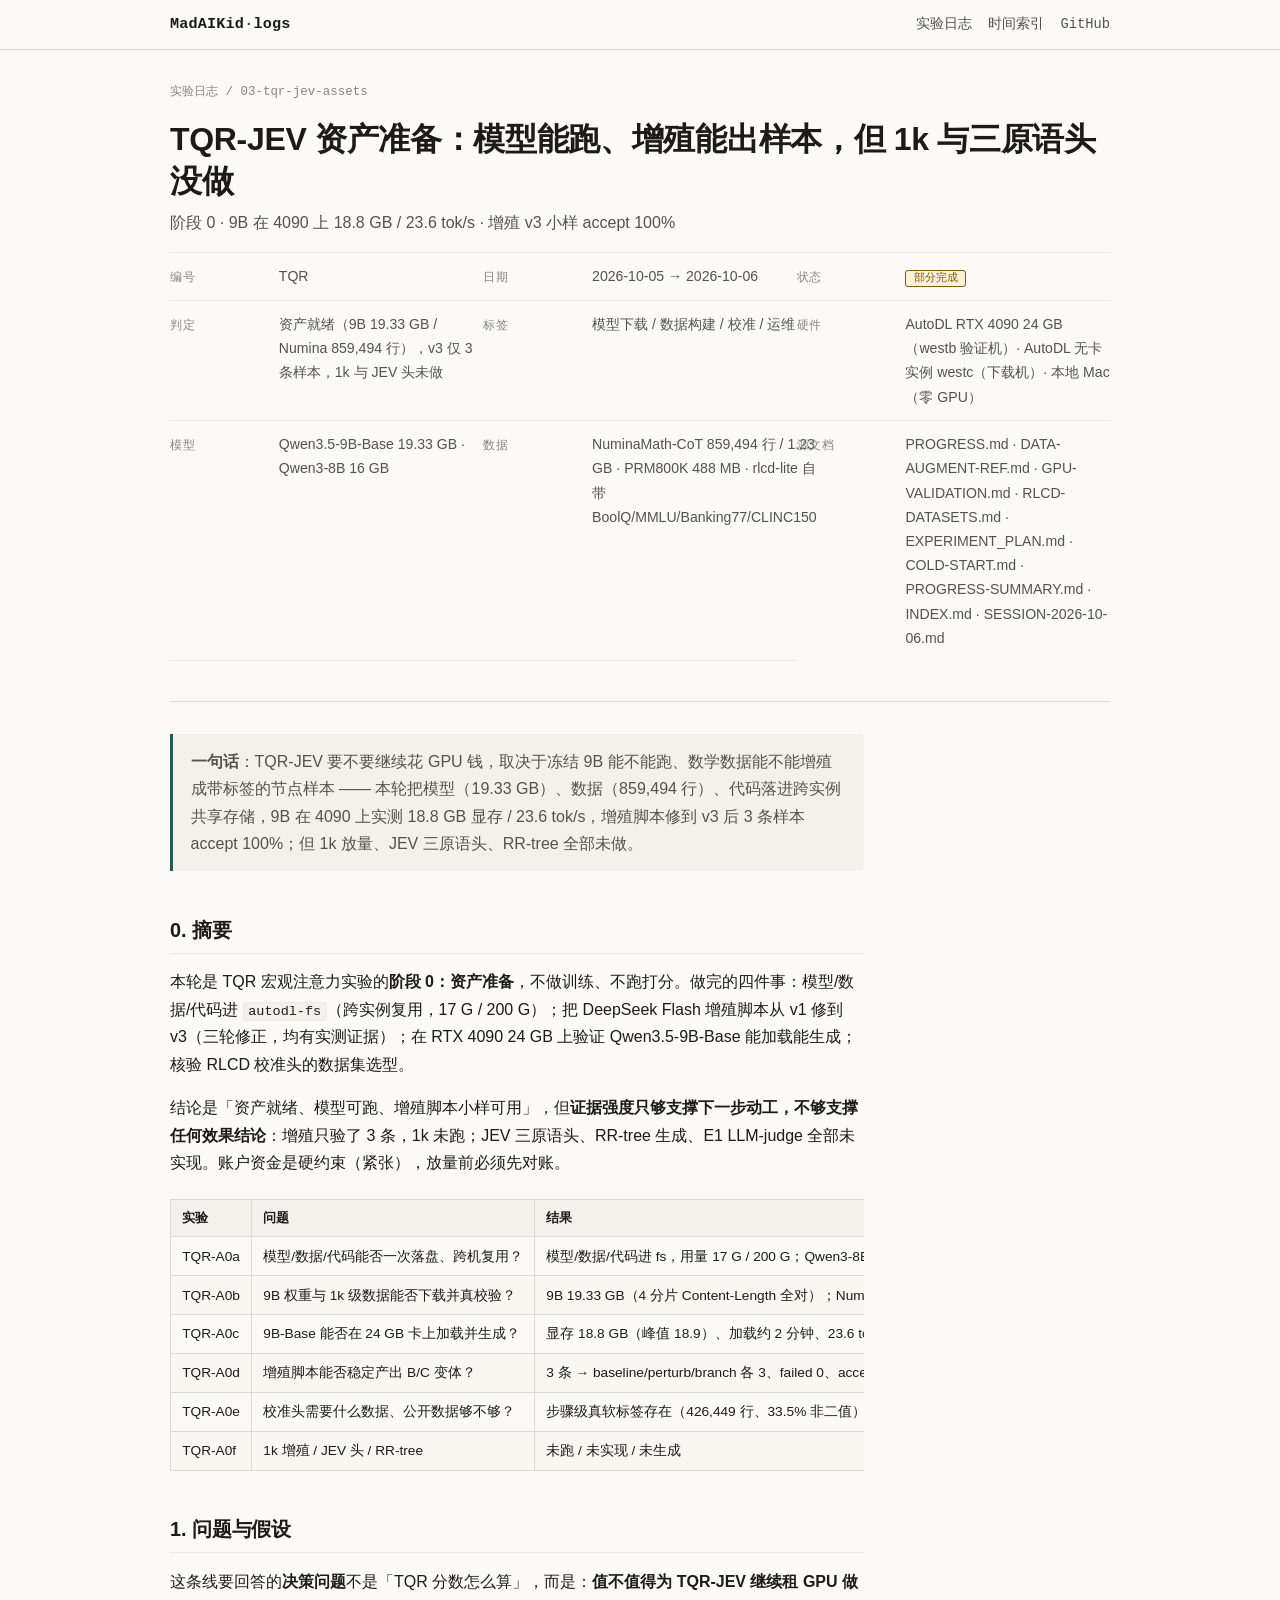
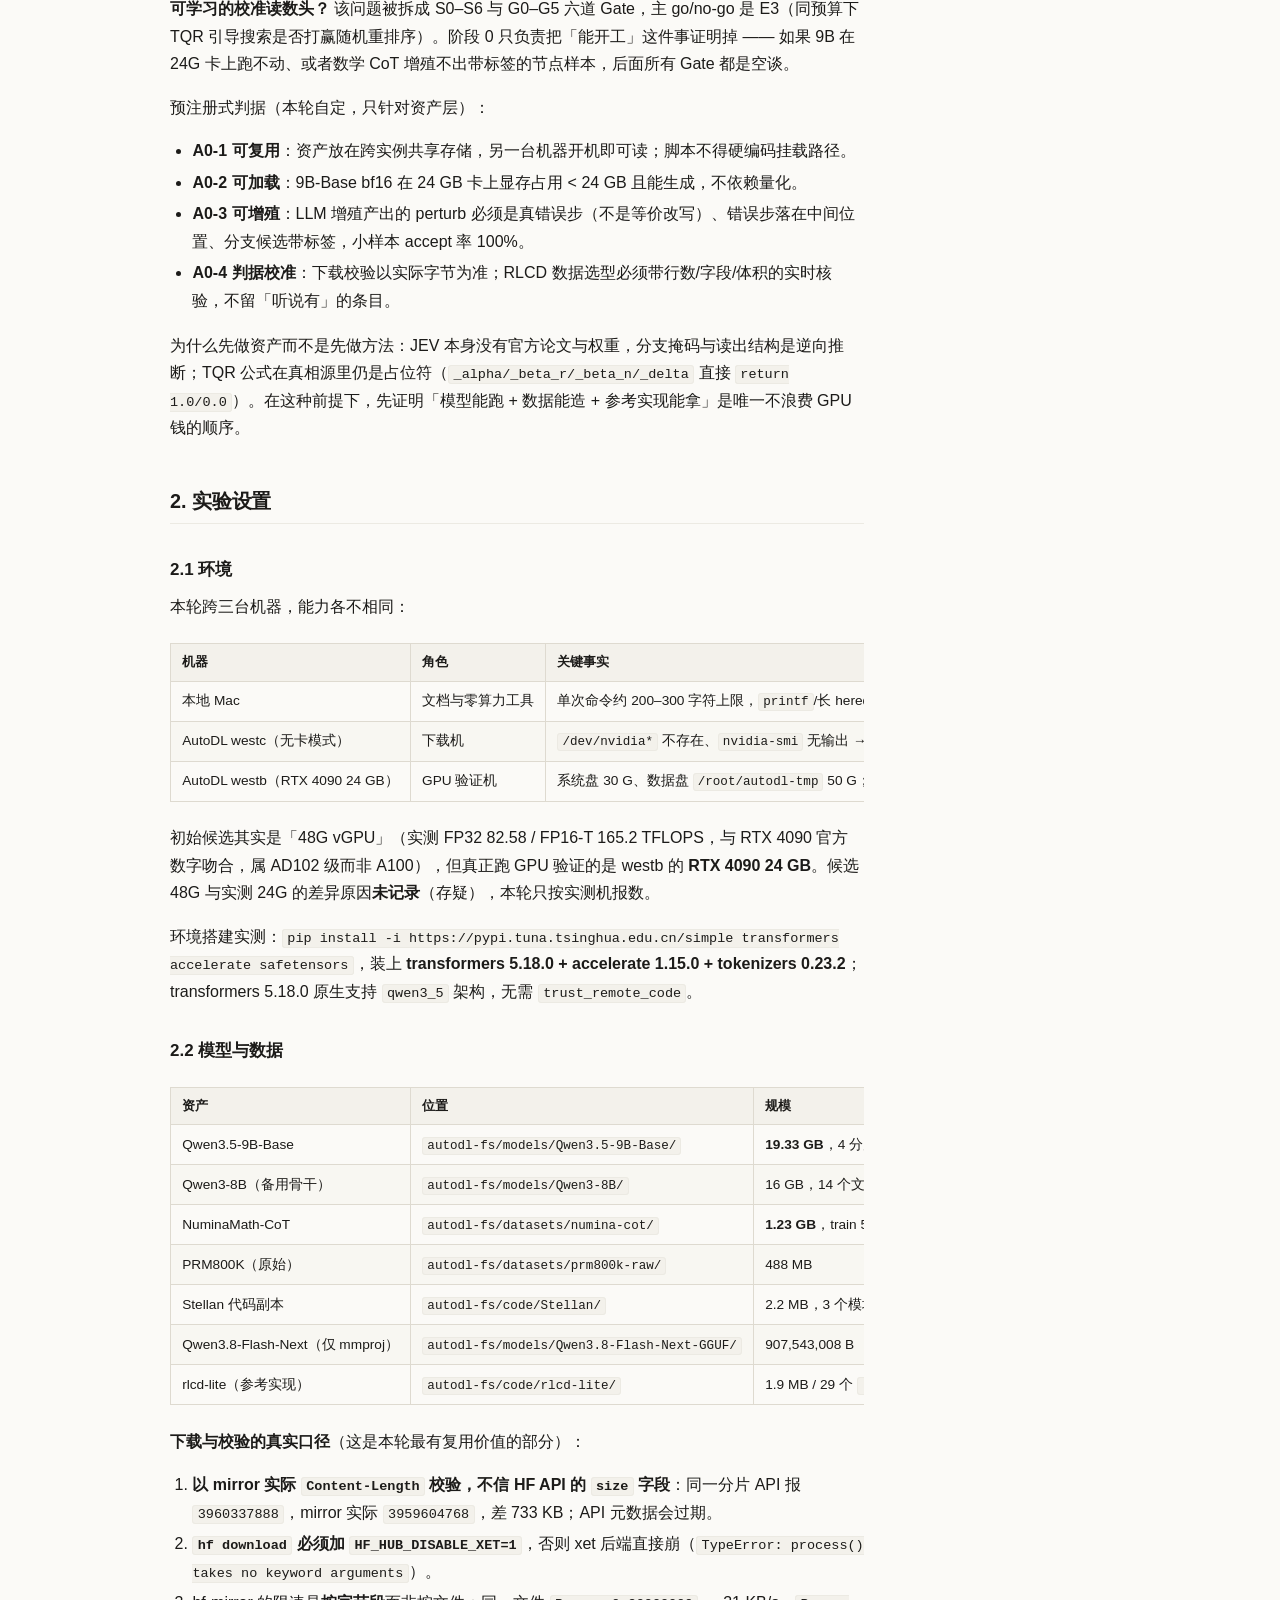
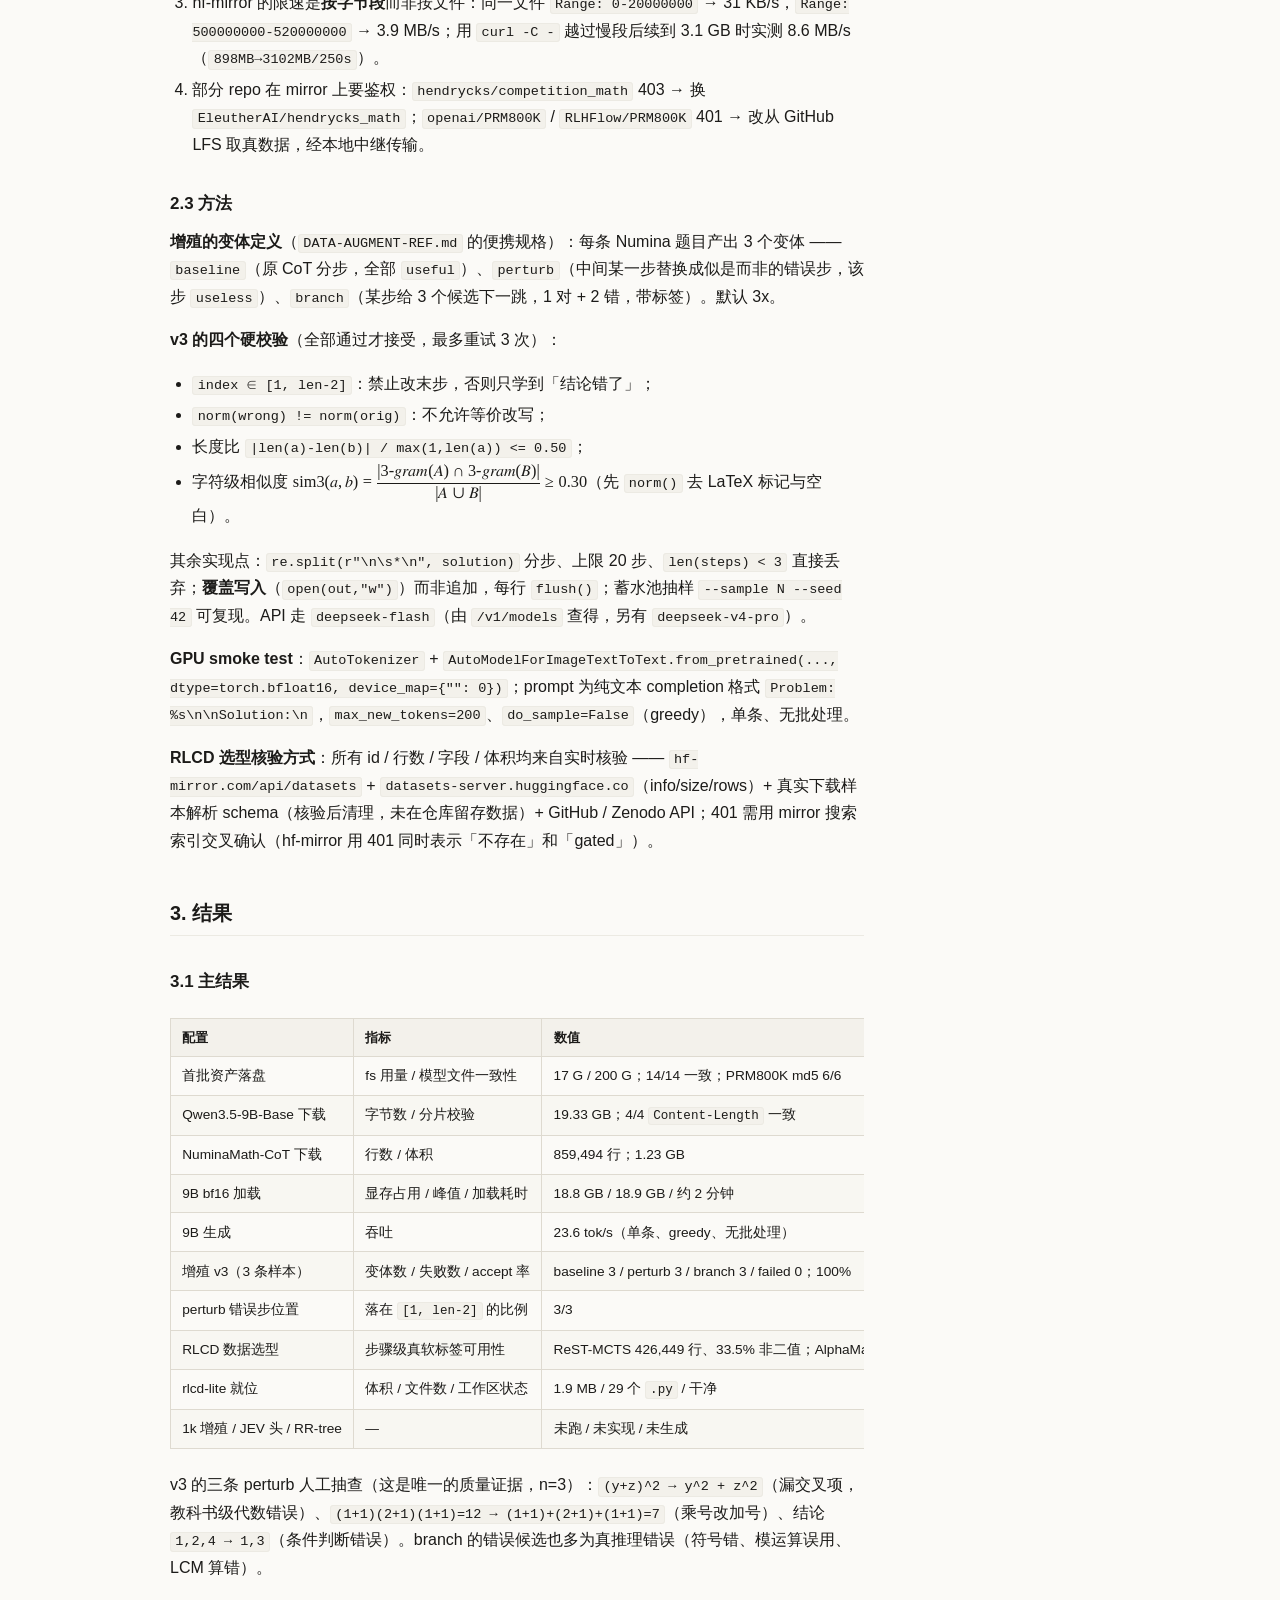
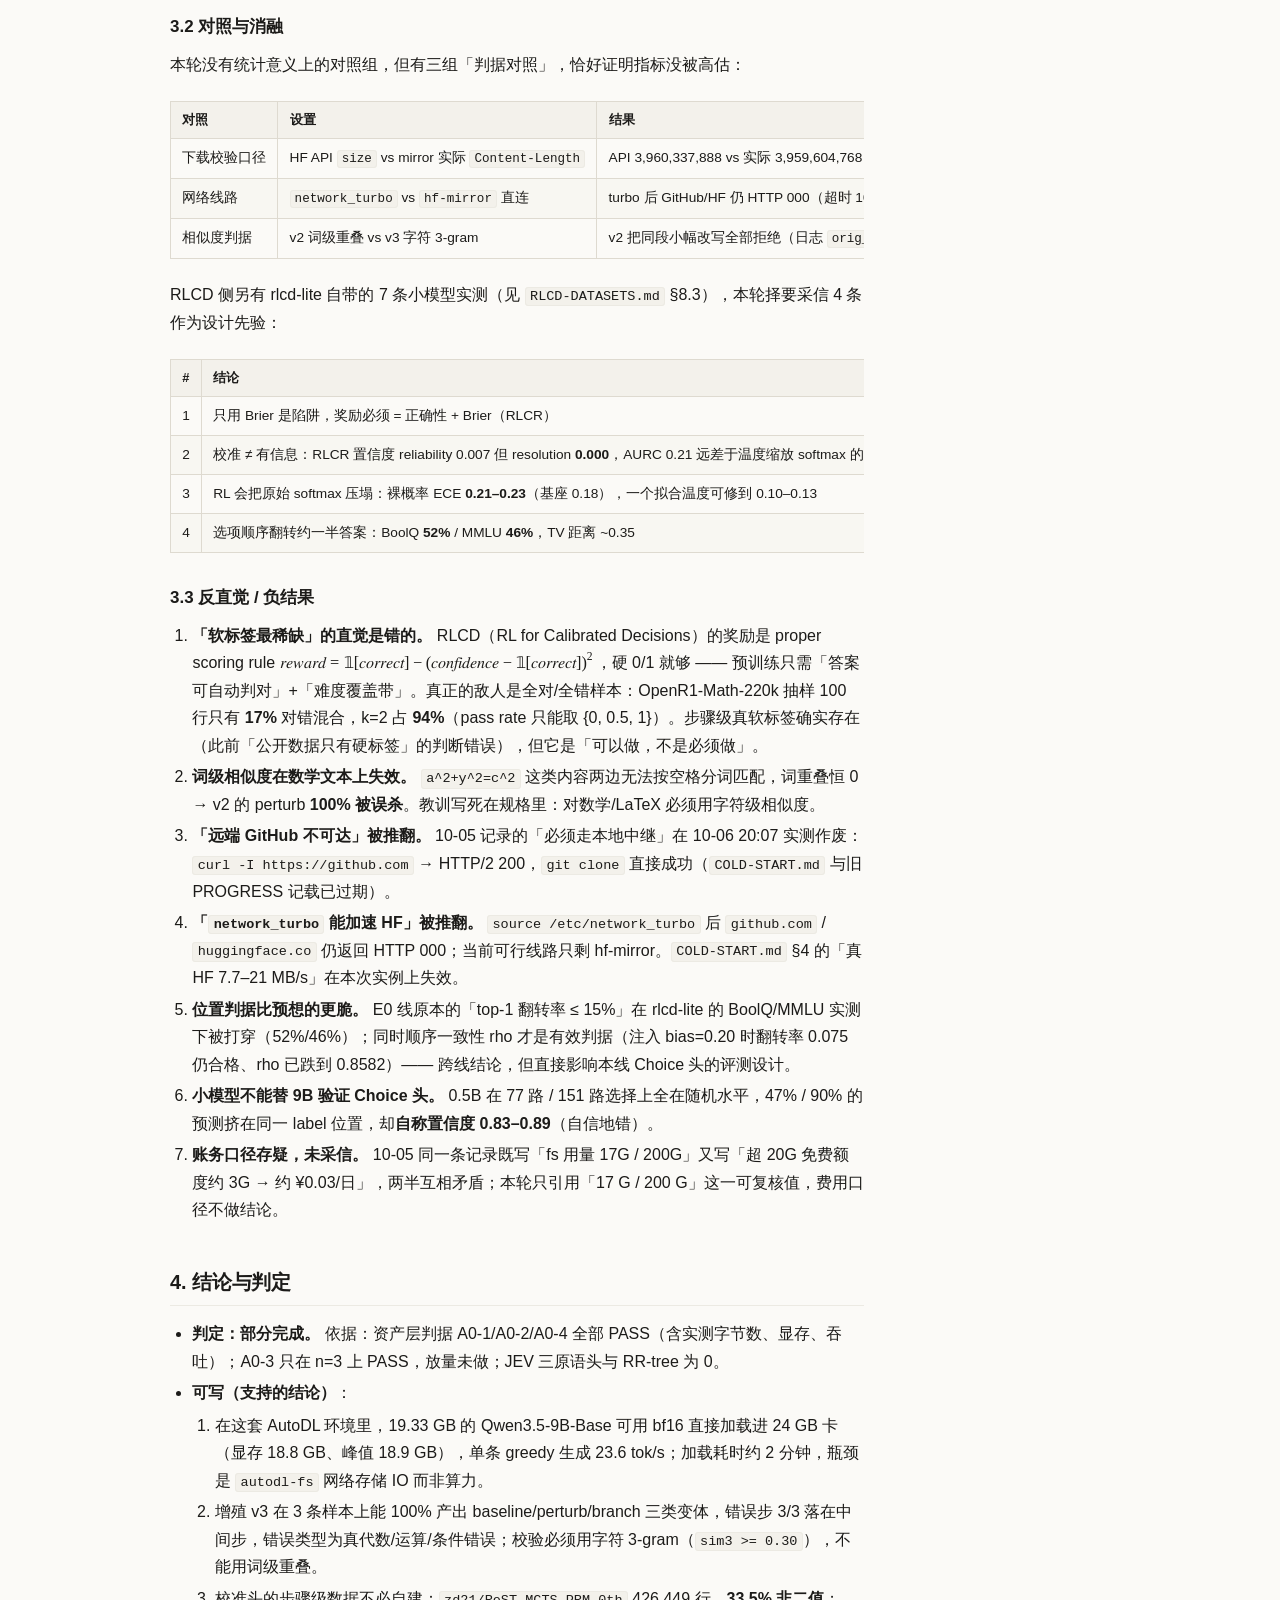
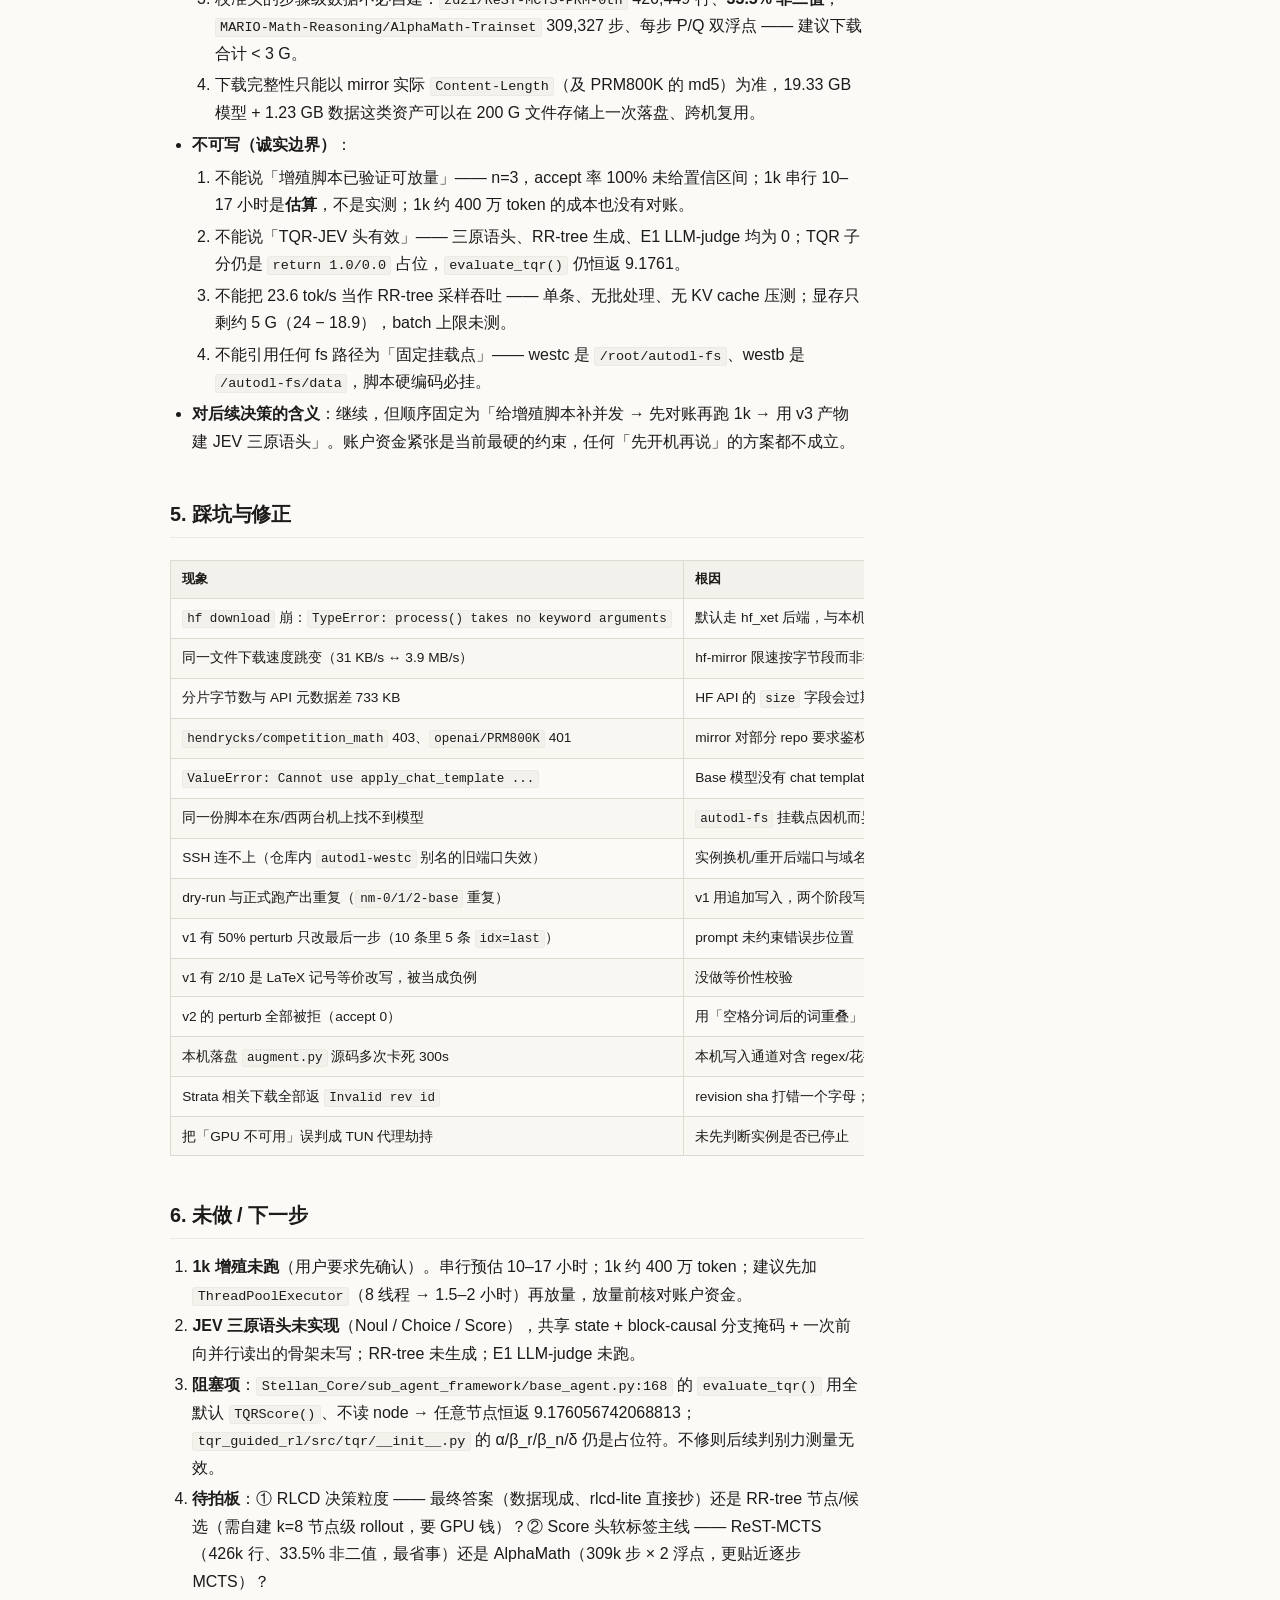
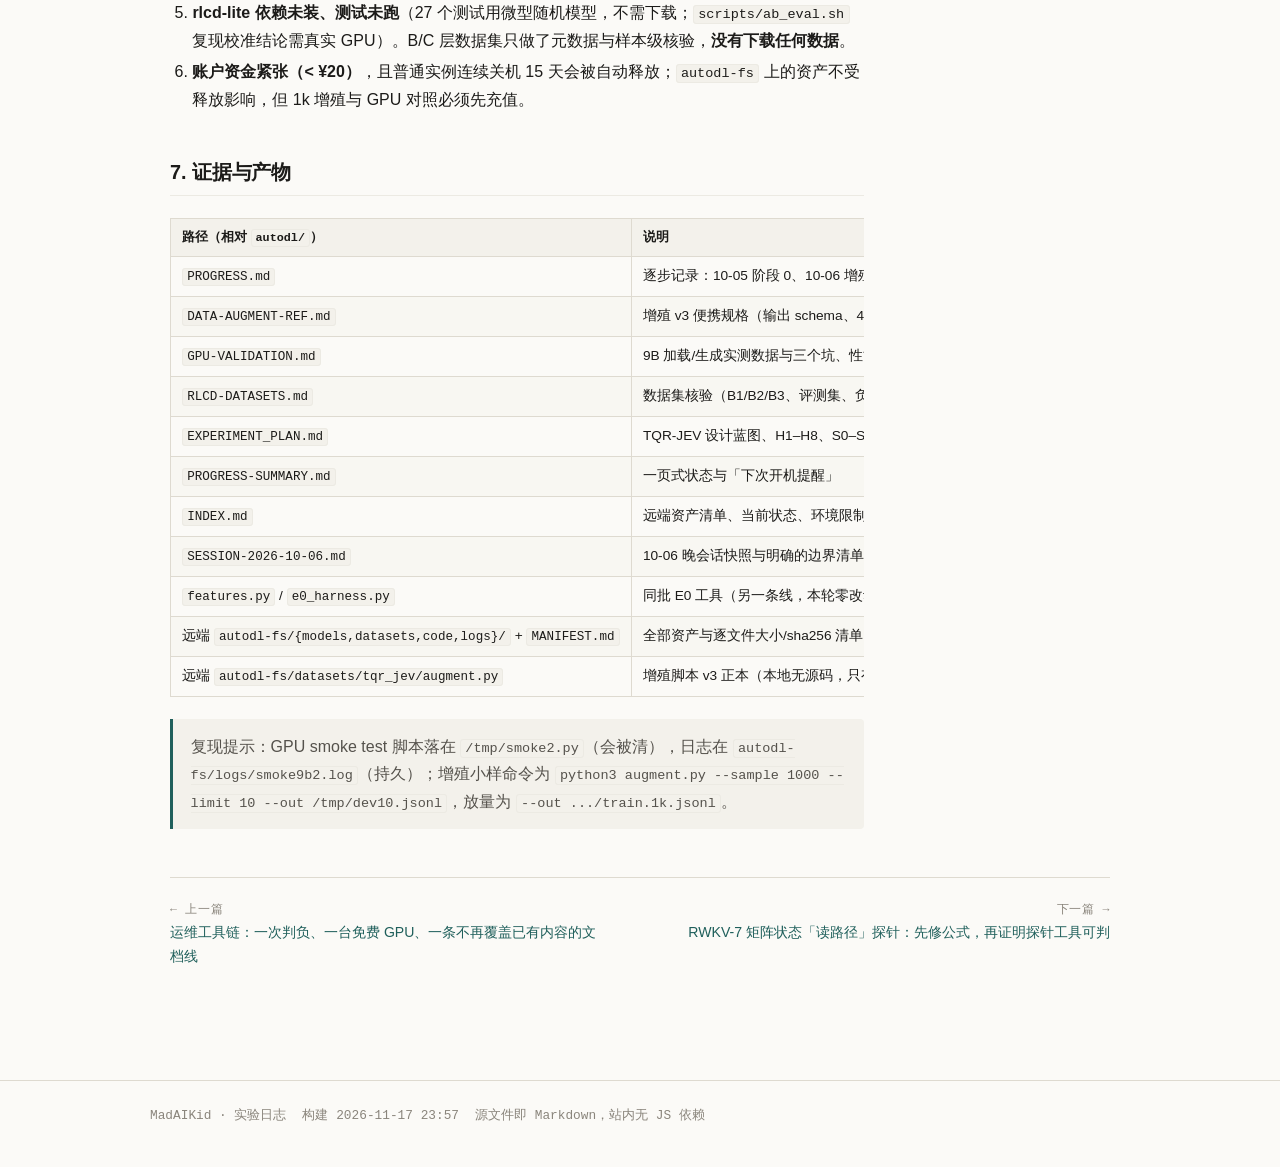
<file: logs/03-tqr-jev-assets.html>
<!DOCTYPE html>
<html lang="zh-CN">
<head>
<meta charset="utf-8">
<meta name="viewport" content="width=device-width, initial-scale=1">
<title>TQR-JEV 资产准备：模型能跑、增殖能出样本，但 1k 与三原语头没做 · MadAIKid · 实验日志</title>
<meta name="description" content="TQR-JEV 要不要继续花 GPU 钱，取决于冻结 9B 能不能跑、数学数据能不能增殖成带标签的节点样本 —— 本轮把模型（19.33 GB）、数据（859,494 行）、代码落进跨实例共享存储，9B 在 4090 上实测 18.8 GB 显存 / 23.6 tok/s，增殖脚本修到 v3 后 3 条样本 accept 100%；但 1k 放量、JEV 三原语头、RR-tree 全部未做。">
<meta name="generator" content="blog/build.py">
<link rel="stylesheet" href="../assets/style.css">
</head>
<body>
<header class="site-header"><div class="inner">
<a class="brand" href="../index.html">MadAIKid<span class="dot">·</span>logs</a>
<nav class="site-nav">
<a href="../index.html">实验日志</a>
<a href="../timeline.html">时间索引</a>
<a href="https://github.com/MadAIKid/MadAIKid_logs">GitHub</a>
</nav>
</div></header>
<main class="wrap">
<div class="article-head">
<div class="crumb"><a href="../index.html">实验日志</a> / 03-tqr-jev-assets</div>
<h1>TQR-JEV 资产准备：模型能跑、增殖能出样本，但 1k 与三原语头没做</h1>
<p class="subtitle">阶段 0 · 9B 在 4090 上 18.8 GB / 23.6 tok/s · 增殖 v3 小样 accept 100%</p>
<dl class="spec"><div class="item"><dt>编号</dt><dd>TQR</dd></div><div class="item"><dt>日期</dt><dd>2026-10-05 → 2026-10-06</dd></div><div class="item"><dt>状态</dt><dd><span class="badge status-部分完成">部分完成</span></dd></div><div class="item"><dt>判定</dt><dd>资产就绪（9B 19.33 GB / Numina 859,494 行），v3 仅 3 条样本，1k 与 JEV 头未做</dd></div><div class="item"><dt>标签</dt><dd>模型下载 / 数据构建 / 校准 / 运维</dd></div><div class="item"><dt>硬件</dt><dd>AutoDL RTX 4090 24 GB（westb 验证机）· AutoDL 无卡实例 westc（下载机）· 本地 Mac（零 GPU）</dd></div><div class="item"><dt>模型</dt><dd>Qwen3.5-9B-Base 19.33 GB · Qwen3-8B 16 GB</dd></div><div class="item"><dt>数据</dt><dd>NuminaMath-CoT 859,494 行 / 1.23 GB · PRM800K 488 MB · rlcd-lite 自带 BoolQ/MMLU/Banking77/CLINC150</dd></div><div class="item"><dt>源文档</dt><dd>PROGRESS.md · DATA-AUGMENT-REF.md · GPU-VALIDATION.md · RLCD-DATASETS.md · EXPERIMENT_PLAN.md · COLD-START.md · PROGRESS-SUMMARY.md · INDEX.md · SESSION-2026-10-06.md</dd></div></dl>
</div>
<article class="prose">
<blockquote>
<p><strong>一句话</strong>：TQR-JEV 要不要继续花 GPU 钱，取决于冻结 9B 能不能跑、数学数据能不能增殖成带标签的节点样本 —— 本轮把模型（19.33 GB）、数据（859,494 行）、代码落进跨实例共享存储，9B 在 4090 上实测 18.8 GB 显存 / 23.6 tok/s，增殖脚本修到 v3 后 3 条样本 accept 100%；但 1k 放量、JEV 三原语头、RR-tree 全部未做。</p>
</blockquote>
<h2 id="摘要">0. 摘要</h2>
<p>本轮是 TQR 宏观注意力实验的<strong>阶段 0：资产准备</strong>，不做训练、不跑打分。做完的四件事：模型/数据/代码进 <code>autodl-fs</code>（跨实例复用，17 G / 200 G）；把 DeepSeek Flash 增殖脚本从 v1 修到 v3（三轮修正，均有实测证据）；在 RTX 4090 24 GB 上验证 Qwen3.5-9B-Base 能加载能生成；核验 RLCD 校准头的数据集选型。</p>
<p>结论是「资产就绪、模型可跑、增殖脚本小样可用」，但<strong>证据强度只够支撑下一步动工，不够支撑任何效果结论</strong>：增殖只验了 3 条，1k 未跑；JEV 三原语头、RR-tree 生成、E1 LLM-judge 全部未实现。账户资金是硬约束（紧张），放量前必须先对账。</p>
<table>
<colgroup>
<col style="width: 25%" />
<col style="width: 25%" />
<col style="width: 25%" />
<col style="width: 25%" />
</colgroup>
<thead>
<tr>
<th>实验</th>
<th>问题</th>
<th>结果</th>
<th>判定</th>
</tr>
</thead>
<tbody>
<tr>
<td>TQR-A0a</td>
<td>模型/数据/代码能否一次落盘、跨机复用？</td>
<td>模型/数据/代码进 fs，用量 17 G / 200 G；Qwen3-8B 14 文件 16 G</td>
<td>✅</td>
</tr>
<tr>
<td>TQR-A0b</td>
<td>9B 权重与 1k 级数据能否下载并真校验？</td>
<td>9B 19.33 GB（4 分片 Content-Length 全对）；Numina 1.23 GB / 859,494 行</td>
<td>✅</td>
</tr>
<tr>
<td>TQR-A0c</td>
<td>9B-Base 能否在 24 GB 卡上加载并生成？</td>
<td>显存 18.8 GB（峰值 18.9）、加载约 2 分钟、23.6 tok/s</td>
<td>✅</td>
</tr>
<tr>
<td>TQR-A0d</td>
<td>增殖脚本能否稳定产出 B/C 变体？</td>
<td>3 条 → baseline/perturb/branch 各 3、failed 0、accept 100%</td>
<td>✅（n=3）</td>
</tr>
<tr>
<td>TQR-A0e</td>
<td>校准头需要什么数据、公开数据够不够？</td>
<td>步骤级真软标签存在（426,449 行、33.5% 非二值）；硬 0/1 也已够</td>
<td>✅</td>
</tr>
<tr>
<td>TQR-A0f</td>
<td>1k 增殖 / JEV 头 / RR-tree</td>
<td>未跑 / 未实现 / 未生成</td>
<td>❌</td>
</tr>
</tbody>
</table>
<h2 id="问题与假设">1. 问题与假设</h2>
<p>这条线要回答的<strong>决策问题</strong>不是「TQR 分数怎么算」，而是：<strong>值不值得为 TQR-JEV 继续租 GPU 做可学习的校准读数头？</strong> 该问题被拆成 S0–S6 与 G0–G5 六道 Gate，主 go/no-go 是 E3（同预算下 TQR 引导搜索是否打赢随机重排序）。阶段 0 只负责把「能开工」这件事证明掉 —— 如果 9B 在 24G 卡上跑不动、或者数学 CoT 增殖不出带标签的节点样本，后面所有 Gate 都是空谈。</p>
<p>预注册式判据（本轮自定，只针对资产层）：</p>
<ul>
<li><strong>A0-1 可复用</strong>：资产放在跨实例共享存储，另一台机器开机即可读；脚本不得硬编码挂载路径。</li>
<li><strong>A0-2 可加载</strong>：9B-Base bf16 在 24 GB 卡上显存占用 &lt; 24 GB 且能生成，不依赖量化。</li>
<li><strong>A0-3 可增殖</strong>：LLM 增殖产出的 perturb 必须是真错误步（不是等价改写）、错误步落在中间位置、分支候选带标签，小样本 accept 率 100%。</li>
<li><strong>A0-4 判据校准</strong>：下载校验以实际字节为准；RLCD 数据选型必须带行数/字段/体积的实时核验，不留「听说有」的条目。</li>
</ul>
<p>为什么先做资产而不是先做方法：JEV 本身没有官方论文与权重，分支掩码与读出结构是逆向推断；TQR 公式在真相源里仍是占位符（<code>_alpha/_beta_r/_beta_n/_delta</code> 直接 <code>return 1.0/0.0</code>）。在这种前提下，先证明「模型能跑 + 数据能造 + 参考实现能拿」是唯一不浪费 GPU 钱的顺序。</p>
<h2 id="实验设置">2. 实验设置</h2>
<h3 id="环境">2.1 环境</h3>
<p>本轮跨三台机器，能力各不相同：</p>
<table>
<colgroup>
<col style="width: 33%" />
<col style="width: 33%" />
<col style="width: 33%" />
</colgroup>
<thead>
<tr>
<th>机器</th>
<th>角色</th>
<th>关键事实</th>
</tr>
</thead>
<tbody>
<tr>
<td>本地 Mac</td>
<td>文档与零算力工具</td>
<td>单次命令约 200–300 字符上限，<code>printf</code>/长 heredoc 易卡死 300s；<code>/tmp</code> 与 <code>~/.cache</code> 会被重置；后台进程活不过一次工具调用</td>
</tr>
<tr>
<td>AutoDL westc（无卡模式）</td>
<td>下载机</td>
<td><code>/dev/nvidia*</code> 不存在、<code>nvidia-smi</code> 无输出 → 只能下载/装包；<code>uv</code> 未装；非登录 shell 无 <code>python3</code>（miniconda 在 <code>/root/miniconda3</code>）</td>
</tr>
<tr>
<td>AutoDL westb（RTX 4090 24 GB）</td>
<td>GPU 验证机</td>
<td>系统盘 30 G、数据盘 <code>/root/autodl-tmp</code> 50 G；镜像自带 torch 2.8.0+cu128，无 transformers/accelerate</td>
</tr>
</tbody>
</table>
<p>初始候选其实是「48G vGPU」（实测 FP32 82.58 / FP16-T 165.2 TFLOPS，与 RTX 4090 官方数字吻合，属 AD102 级而非 A100），但真正跑 GPU 验证的是 westb 的 <strong>RTX 4090 24 GB</strong>。候选 48G 与实测 24G 的差异原因<strong>未记录</strong>（存疑），本轮只按实测机报数。</p>
<p>环境搭建实测：<code>pip install -i https://pypi.tuna.tsinghua.edu.cn/simple transformers accelerate safetensors</code>，装上 <strong>transformers 5.18.0 + accelerate 1.15.0 + tokenizers 0.23.2</strong>；transformers 5.18.0 原生支持 <code>qwen3_5</code> 架构，无需 <code>trust_remote_code</code>。</p>
<h3 id="模型与数据">2.2 模型与数据</h3>
<table>
<colgroup>
<col style="width: 25%" />
<col style="width: 25%" />
<col style="width: 25%" />
<col style="width: 25%" />
</colgroup>
<thead>
<tr>
<th>资产</th>
<th>位置</th>
<th>规模</th>
<th>校验方式与结果</th>
</tr>
</thead>
<tbody>
<tr>
<td>Qwen3.5-9B-Base</td>
<td><code>autodl-fs/models/Qwen3.5-9B-Base/</code></td>
<td><strong>19.33 GB</strong>，4 分片 + tokenizer + 视觉预处理器</td>
<td>4 个分片逐个与 mirror <code>Content-Length</code> 一致；单分片字节数未记录</td>
</tr>
<tr>
<td>Qwen3-8B（备用骨干）</td>
<td><code>autodl-fs/models/Qwen3-8B/</code></td>
<td>16 GB，14 个文件</td>
<td><code>14/14</code> 文件与 mirror <code>Content-Length</code> 逐项一致</td>
</tr>
<tr>
<td>NuminaMath-CoT</td>
<td><code>autodl-fs/datasets/numina-cot/</code></td>
<td><strong>1.23 GB</strong>，train 5 分片，<strong>859,494 行</strong>（官方 ~860k）</td>
<td>5 个分片解析后合计行数对齐官方量级；列 <code>source / problem / solution / messages</code>，<code>solution</code> 为分步 CoT（空行分段）</td>
</tr>
<tr>
<td>PRM800K（原始）</td>
<td><code>autodl-fs/datasets/prm800k-raw/</code></td>
<td>488 MB</td>
<td><code>6/6</code> 文件 md5 与本地 LFS 源逐项一致（<code>b855388b…</code>/<code>cf130db1…</code>/<code>16af793c…</code>/<code>7bf0558d…</code>/<code>d06a3ab6…</code>/<code>ad0c5428…</code>）</td>
</tr>
<tr>
<td>Stellan 代码副本</td>
<td><code>autodl-fs/code/Stellan/</code></td>
<td>2.2 MB，3 个模块</td>
<td><code>EXPERIMENT_PLAN.md</code> md5 = <code>8437b58b9b7961d7b968652baad5c72e</code>，与本地一致</td>
</tr>
<tr>
<td>Qwen3.8-Flash-Next（仅 mmproj）</td>
<td><code>autodl-fs/models/Qwen3.8-Flash-Next-GGUF/</code></td>
<td>907,543,008 B</td>
<td>单文件下载完成；主权重档位未下载（用户中止）</td>
</tr>
<tr>
<td>rlcd-lite（参考实现）</td>
<td><code>autodl-fs/code/rlcd-lite/</code></td>
<td>1.9 MB / 29 个 <code>.py</code></td>
<td>commit <code>b0f981fab5e6ce53dd089eae71b141ab1099c31a</code>（2026-09-18），<code>git status</code> 干净（<code>--depth 1</code>）</td>
</tr>
</tbody>
</table>
<p><strong>下载与校验的真实口径</strong>（这是本轮最有复用价值的部分）：</p>
<ol type="1">
<li><strong>以 mirror 实际 <code>Content-Length</code> 校验，不信 HF API 的 <code>size</code> 字段</strong>：同一分片 API 报 <code>3960337888</code>，mirror 实际 <code>3959604768</code>，差 733 KB；API 元数据会过期。</li>
<li><strong><code>hf download</code> 必须加 <code>HF_HUB_DISABLE_XET=1</code></strong>，否则 xet 后端直接崩（<code>TypeError: process() takes no keyword arguments</code>）。</li>
<li>hf-mirror 的限速是<strong>按字节段</strong>而非按文件：同一文件 <code>Range: 0-20000000</code> → 31 KB/s，<code>Range: 500000000-520000000</code> → 3.9 MB/s；用 <code>curl -C -</code> 越过慢段后续到 3.1 GB 时实测 8.6 MB/s（<code>898MB→3102MB/250s</code>）。</li>
<li>部分 repo 在 mirror 上要鉴权：<code>hendrycks/competition_math</code> 403 → 换 <code>EleutherAI/hendrycks_math</code>；<code>openai/PRM800K</code> / <code>RLHFlow/PRM800K</code> 401 → 改从 GitHub LFS 取真数据，经本地中继传输。</li>
</ol>
<h3 id="方法">2.3 方法</h3>
<p><strong>增殖的变体定义</strong>（<code>DATA-AUGMENT-REF.md</code> 的便携规格）：每条 Numina 题目产出 3 个变体 —— <code>baseline</code>（原 CoT 分步，全部 <code>useful</code>）、<code>perturb</code>（中间某一步替换成似是而非的错误步，该步 <code>useless</code>）、<code>branch</code>（某步给 3 个候选下一跳，1 对 + 2 错，带标签）。默认 3x。</p>
<p><strong>v3 的四个硬校验</strong>（全部通过才接受，最多重试 3 次）：</p>
<ul>
<li><code>index ∈ [1, len-2]</code>：禁止改末步，否则只学到「结论错了」；</li>
<li><code>norm(wrong) != norm(orig)</code>：不允许等价改写；</li>
<li>长度比 <code>|len(a)-len(b)| / max(1,len(a)) &lt;= 0.50</code>；</li>
<li>字符级相似度 <math display="inline" xmlns="http://www.w3.org/1998/Math/MathML"><semantics><mrow><mrow><mi mathvariant="normal">s</mi><mi mathvariant="normal">i</mi><mi mathvariant="normal">m</mi><mn mathvariant="normal">3</mn></mrow><mo stretchy="false" form="prefix">(</mo><mi>a</mi><mo>,</mo><mi>b</mi><mo stretchy="false" form="postfix">)</mo><mo>=</mo><mstyle displaystyle="true"><mfrac><mrow><mo stretchy="false" form="prefix">|</mo><mn>3</mn><mtext mathvariant="normal">-</mtext><mi>g</mi><mi>r</mi><mi>a</mi><mi>m</mi><mo stretchy="false" form="prefix">(</mo><mi>A</mi><mo stretchy="false" form="postfix">)</mo><mo>∩</mo><mn>3</mn><mtext mathvariant="normal">-</mtext><mi>g</mi><mi>r</mi><mi>a</mi><mi>m</mi><mo stretchy="false" form="prefix">(</mo><mi>B</mi><mo stretchy="false" form="postfix">)</mo><mo stretchy="false" form="prefix">|</mo></mrow><mrow><mo stretchy="false" form="prefix">|</mo><mi>A</mi><mo>∪</mo><mi>B</mi><mo stretchy="false" form="prefix">|</mo></mrow></mfrac></mstyle><mo>≥</mo><mn>0.30</mn></mrow><annotation encoding="application/x-tex">\mathrm{sim3}(a,b) = \dfrac{|3\text{-}gram(A) \cap 3\text{-}gram(B)|}{|A \cup B|} \ge 0.30</annotation></semantics></math>（先 <code>norm()</code> 去 LaTeX 标记与空白）。</li>
</ul>
<p>其余实现点：<code>re.split(r"\n\s*\n", solution)</code> 分步、上限 20 步、<code>len(steps) &lt; 3</code> 直接丢弃；<strong>覆盖写入</strong>（<code>open(out,"w")</code>）而非追加，每行 <code>flush()</code>；蓄水池抽样 <code>--sample N --seed 42</code> 可复现。API 走 <code>deepseek-flash</code>（由 <code>/v1/models</code> 查得，另有 <code>deepseek-v4-pro</code>）。</p>
<p><strong>GPU smoke test</strong>：<code>AutoTokenizer</code> + <code>AutoModelForImageTextToText.from_pretrained(..., dtype=torch.bfloat16, device_map={"": 0})</code>；prompt 为纯文本 completion 格式 <code>Problem: %s\n\nSolution:\n</code>，<code>max_new_tokens=200</code>、<code>do_sample=False</code>（greedy），单条、无批处理。</p>
<p><strong>RLCD 选型核验方式</strong>：所有 id / 行数 / 字段 / 体积均来自实时核验 —— <code>hf-mirror.com/api/datasets</code> + <code>datasets-server.huggingface.co</code>（info/size/rows）+ 真实下载样本解析 schema（核验后清理，未在仓库留存数据）+ GitHub / Zenodo API；401 需用 mirror 搜索索引交叉确认（hf-mirror 用 401 同时表示「不存在」和「gated」）。</p>
<h2 id="结果">3. 结果</h2>
<h3 id="主结果">3.1 主结果</h3>
<table>
<colgroup>
<col style="width: 20%" />
<col style="width: 20%" />
<col style="width: 20%" />
<col style="width: 20%" />
<col style="width: 20%" />
</colgroup>
<thead>
<tr>
<th>配置</th>
<th>指标</th>
<th>数值</th>
<th>95% CI</th>
<th>判定</th>
</tr>
</thead>
<tbody>
<tr>
<td>首批资产落盘</td>
<td>fs 用量 / 模型文件一致性</td>
<td>17 G / 200 G；14/14 一致；PRM800K md5 6/6</td>
<td>未记录</td>
<td>✅</td>
</tr>
<tr>
<td>Qwen3.5-9B-Base 下载</td>
<td>字节数 / 分片校验</td>
<td>19.33 GB；4/4 <code>Content-Length</code> 一致</td>
<td>未记录</td>
<td>✅</td>
</tr>
<tr>
<td>NuminaMath-CoT 下载</td>
<td>行数 / 体积</td>
<td>859,494 行；1.23 GB</td>
<td>未记录</td>
<td>✅</td>
</tr>
<tr>
<td>9B bf16 加载</td>
<td>显存占用 / 峰值 / 加载耗时</td>
<td>18.8 GB / 18.9 GB / 约 2 分钟</td>
<td>未记录</td>
<td>✅</td>
</tr>
<tr>
<td>9B 生成</td>
<td>吞吐</td>
<td>23.6 tok/s（单条、greedy、无批处理）</td>
<td>未记录</td>
<td>✅</td>
</tr>
<tr>
<td>增殖 v3（3 条样本）</td>
<td>变体数 / 失败数 / accept 率</td>
<td>baseline 3 / perturb 3 / branch 3 / failed 0；100%</td>
<td>未记录（n=3）</td>
<td>✅</td>
</tr>
<tr>
<td>perturb 错误步位置</td>
<td>落在 <code>[1, len-2]</code> 的比例</td>
<td>3/3</td>
<td>未记录</td>
<td>✅</td>
</tr>
<tr>
<td>RLCD 数据选型</td>
<td>步骤级真软标签可用性</td>
<td>ReST-MCTS 426,449 行、33.5% 非二值；AlphaMath 309,327 步 × P/Q</td>
<td>未记录</td>
<td>✅</td>
</tr>
<tr>
<td>rlcd-lite 就位</td>
<td>体积 / 文件数 / 工作区状态</td>
<td>1.9 MB / 29 个 <code>.py</code> / 干净</td>
<td>未记录</td>
<td>✅</td>
</tr>
<tr>
<td>1k 增殖 / JEV 头 / RR-tree</td>
<td>—</td>
<td>未跑 / 未实现 / 未生成</td>
<td>—</td>
<td>❌</td>
</tr>
</tbody>
</table>
<p>v3 的三条 perturb 人工抽查（这是唯一的质量证据，n=3）：<code>(y+z)^2 → y^2 + z^2</code>（漏交叉项，教科书级代数错误）、<code>(1+1)(2+1)(1+1)=12 → (1+1)+(2+1)+(1+1)=7</code>（乘号改加号）、结论 <code>1,2,4 → 1,3</code>（条件判断错误）。branch 的错误候选也多为真推理错误（符号错、模运算误用、LCM 算错）。</p>
<h3 id="对照与消融">3.2 对照与消融</h3>
<p>本轮没有统计意义上的对照组，但有三组「判据对照」，恰好证明指标没被高估：</p>
<table>
<colgroup>
<col style="width: 25%" />
<col style="width: 25%" />
<col style="width: 25%" />
<col style="width: 25%" />
</colgroup>
<thead>
<tr>
<th>对照</th>
<th>设置</th>
<th>结果</th>
<th>说明</th>
</tr>
</thead>
<tbody>
<tr>
<td>下载校验口径</td>
<td>HF API <code>size</code> vs mirror 实际 <code>Content-Length</code></td>
<td>API 3,960,337,888 vs 实际 3,959,604,768（差 733 KB）</td>
<td>证明「按 API 字段校验」会给出假一致/假不一致</td>
</tr>
<tr>
<td>网络线路</td>
<td><code>network_turbo</code> vs <code>hf-mirror</code> 直连</td>
<td>turbo 后 GitHub/HF 仍 HTTP 000（超时 10s）；mirror 200</td>
<td>证明下载成功不是「加速器生效」的错觉</td>
</tr>
<tr>
<td>相似度判据</td>
<td>v2 词级重叠 vs v3 字符 3-gram</td>
<td>v2 把同段小幅改写全部拒绝（日志 <code>orig_norm=477 / wrong_norm=429 / ratio=0.10</code>），perturb 全灭</td>
<td>证明 accept 率由判据决定，不是由模型能力决定</td>
</tr>
</tbody>
</table>
<p>RLCD 侧另有 rlcd-lite 自带的 7 条小模型实测（见 <code>RLCD-DATASETS.md</code> §8.3），本轮择要采信 4 条作为设计先验：</p>
<table>
<colgroup>
<col style="width: 33%" />
<col style="width: 33%" />
<col style="width: 33%" />
</colgroup>
<thead>
<tr>
<th>#</th>
<th>结论</th>
<th>对本实验的含义</th>
</tr>
</thead>
<tbody>
<tr>
<td>1</td>
<td>只用 Brier 是陷阱，奖励必须 = 正确性 + Brier（RLCR）</td>
<td>binary reward 的 ECE <strong>0.35</strong> vs RLCR <strong>0.08</strong>（acc 0.76/0.78 持平）</td>
</tr>
<tr>
<td>2</td>
<td>校准 ≠ 有信息：RLCR 置信度 reliability 0.007 但 resolution <strong>0.000</strong>，AURC 0.21 远差于温度缩放 softmax 的 0.07</td>
<td>判别信息在 choice 分布里，Score 头要读分布</td>
</tr>
<tr>
<td>3</td>
<td>RL 会把原始 softmax 压塌：裸概率 ECE <strong>0.21–0.23</strong>（基座 0.18），一个拟合温度可修到 0.10–0.13</td>
<td>E2 必须把「温度缩放后」与「裸概率」分开报</td>
</tr>
<tr>
<td>4</td>
<td>选项顺序翻转约一半答案：BoolQ <strong>52%</strong> / MMLU <strong>46%</strong>，TV 距离 ~0.35</td>
<td>E0 现有「翻转率 ≤ 15%」判据严重过于乐观，应改置换平均</td>
</tr>
</tbody>
</table>
<h3 id="反直觉-负结果">3.3 反直觉 / 负结果</h3>
<ol type="1">
<li><strong>「软标签最稀缺」的直觉是错的。</strong> RLCD（RL for Calibrated Decisions）的奖励是 proper scoring rule <math display="inline" xmlns="http://www.w3.org/1998/Math/MathML"><semantics><mrow><mi>r</mi><mi>e</mi><mi>w</mi><mi>a</mi><mi>r</mi><mi>d</mi><mo>=</mo><mn>𝟙</mn><mo stretchy="false" form="prefix">[</mo><mi>c</mi><mi>o</mi><mi>r</mi><mi>r</mi><mi>e</mi><mi>c</mi><mi>t</mi><mo stretchy="false" form="postfix">]</mo><mo>−</mo><mo stretchy="false" form="prefix">(</mo><mi>c</mi><mi>o</mi><mi>n</mi><mi>f</mi><mi>i</mi><mi>d</mi><mi>e</mi><mi>n</mi><mi>c</mi><mi>e</mi><mo>−</mo><mn>𝟙</mn><mo stretchy="false" form="prefix">[</mo><mi>c</mi><mi>o</mi><mi>r</mi><mi>r</mi><mi>e</mi><mi>c</mi><mi>t</mi><mo stretchy="false" form="postfix">]</mo><msup><mo stretchy="false" form="postfix">)</mo><mn>2</mn></msup></mrow><annotation encoding="application/x-tex">reward = \mathbb{1}[correct] - (confidence - \mathbb{1}[correct])^2</annotation></semantics></math>，硬 0/1 就够 —— 预训练只需「答案可自动判对」+「难度覆盖带」。真正的敌人是全对/全错样本：OpenR1-Math-220k 抽样 100 行只有 <strong>17%</strong> 对错混合，k=2 占 <strong>94%</strong>（pass rate 只能取 {0, 0.5, 1}）。步骤级真软标签确实存在（此前「公开数据只有硬标签」的判断错误），但它是「可以做，不是必须做」。</li>
<li><strong>词级相似度在数学文本上失效。</strong> <code>a^2+y^2=c^2</code> 这类内容两边无法按空格分词匹配，词重叠恒 0 → v2 的 perturb <strong>100% 被误杀</strong>。教训写死在规格里：对数学/LaTeX 必须用字符级相似度。</li>
<li><strong>「远端 GitHub 不可达」被推翻。</strong> 10-05 记录的「必须走本地中继」在 10-06 20:07 实测作废：<code>curl -I https://github.com</code> → HTTP/2 200，<code>git clone</code> 直接成功（<code>COLD-START.md</code> 与旧 PROGRESS 记载已过期）。</li>
<li><strong>「<code>network_turbo</code> 能加速 HF」被推翻。</strong> <code>source /etc/network_turbo</code> 后 <code>github.com</code> / <code>huggingface.co</code> 仍返回 HTTP 000；当前可行线路只剩 hf-mirror。<code>COLD-START.md</code> §4 的「真 HF 7.7–21 MB/s」在本次实例上失效。</li>
<li><strong>位置判据比预想的更脆。</strong> E0 线原本的「top-1 翻转率 ≤ 15%」在 rlcd-lite 的 BoolQ/MMLU 实测下被打穿（52%/46%）；同时顺序一致性 rho 才是有效判据（注入 bias=0.20 时翻转率 0.075 仍合格、rho 已跌到 0.8582）—— 跨线结论，但直接影响本线 Choice 头的评测设计。</li>
<li><strong>小模型不能替 9B 验证 Choice 头。</strong> 0.5B 在 77 路 / 151 路选择上全在随机水平，47% / 90% 的预测挤在同一 label 位置，却<strong>自称置信度 0.83–0.89</strong>（自信地错）。</li>
<li><strong>账务口径存疑，未采信。</strong> 10-05 同一条记录既写「fs 用量 17G / 200G」又写「超 20G 免费额度约 3G → 约 ¥0.03/日」，两半互相矛盾；本轮只引用「17 G / 200 G」这一可复核值，费用口径不做结论。</li>
</ol>
<h2 id="结论与判定">4. 结论与判定</h2>
<ul>
<li><strong>判定：部分完成。</strong> 依据：资产层判据 A0-1/A0-2/A0-4 全部 PASS（含实测字节数、显存、吞吐）；A0-3 只在 n=3 上 PASS，放量未做；JEV 三原语头与 RR-tree 为 0。</li>
<li><strong>可写（支持的结论）</strong>：
<ol type="1">
<li>在这套 AutoDL 环境里，19.33 GB 的 Qwen3.5-9B-Base 可用 bf16 直接加载进 24 GB 卡（显存 18.8 GB、峰值 18.9 GB），单条 greedy 生成 23.6 tok/s；加载耗时约 2 分钟，瓶颈是 <code>autodl-fs</code> 网络存储 IO 而非算力。</li>
<li>增殖 v3 在 3 条样本上能 100% 产出 baseline/perturb/branch 三类变体，错误步 3/3 落在中间步，错误类型为真代数/运算/条件错误；校验必须用字符 3-gram（<code>sim3 &gt;= 0.30</code>），不能用词级重叠。</li>
<li>校准头的步骤级数据不必自建：<code>zd21/ReST-MCTS-PRM-0th</code> 426,449 行、<strong>33.5% 非二值</strong>；<code>MARIO-Math-Reasoning/AlphaMath-Trainset</code> 309,327 步、每步 P/Q 双浮点 —— 建议下载合计 &lt; 3 G。</li>
<li>下载完整性只能以 mirror 实际 <code>Content-Length</code>（及 PRM800K 的 md5）为准，19.33 GB 模型 + 1.23 GB 数据这类资产可以在 200 G 文件存储上一次落盘、跨机复用。</li>
</ol></li>
<li><strong>不可写（诚实边界）</strong>：
<ol type="1">
<li>不能说「增殖脚本已验证可放量」—— n=3，accept 率 100% 未给置信区间；1k 串行 10–17 小时是<strong>估算</strong>，不是实测；1k 约 400 万 token 的成本也没有对账。</li>
<li>不能说「TQR-JEV 头有效」—— 三原语头、RR-tree 生成、E1 LLM-judge 均为 0；TQR 子分仍是 <code>return 1.0/0.0</code> 占位，<code>evaluate_tqr()</code> 仍恒返 9.1761。</li>
<li>不能把 23.6 tok/s 当作 RR-tree 采样吞吐 —— 单条、无批处理、无 KV cache 压测；显存只剩约 5 G（24 − 18.9），batch 上限未测。</li>
<li>不能引用任何 fs 路径为「固定挂载点」—— westc 是 <code>/root/autodl-fs</code>、westb 是 <code>/autodl-fs/data</code>，脚本硬编码必挂。</li>
</ol></li>
<li><strong>对后续决策的含义</strong>：继续，但顺序固定为「给增殖脚本补并发 → 先对账再跑 1k → 用 v3 产物建 JEV 三原语头」。账户资金紧张是当前最硬的约束，任何「先开机再说」的方案都不成立。</li>
</ul>
<h2 id="踩坑与修正">5. 踩坑与修正</h2>
<table>
<colgroup>
<col style="width: 33%" />
<col style="width: 33%" />
<col style="width: 33%" />
</colgroup>
<thead>
<tr>
<th>现象</th>
<th>根因</th>
<th>解法</th>
</tr>
</thead>
<tbody>
<tr>
<td><code>hf download</code> 崩：<code>TypeError: process() takes no keyword arguments</code></td>
<td>默认走 hf_xet 后端，与本机环境不兼容</td>
<td><code>HF_HUB_DISABLE_XET=1</code>，成为必设项</td>
</tr>
<tr>
<td>同一文件下载速度跳变（31 KB/s ↔︎ 3.9 MB/s）</td>
<td>hf-mirror 限速按字节段而非按文件</td>
<td><code>curl -C -</code> 分段续传，越过慢段；实测回升到 8.6 MB/s</td>
</tr>
<tr>
<td>分片字节数与 API 元数据差 733 KB</td>
<td>HF API 的 <code>size</code> 字段会过期</td>
<td>一律以实际 <code>Content-Length</code> 校验</td>
</tr>
<tr>
<td><code>hendrycks/competition_math</code> 403、<code>openai/PRM800K</code> 401</td>
<td>mirror 对部分 repo 要求鉴权/已 gated</td>
<td>换 <code>EleutherAI/hendrycks_math</code>；PRM800K 改走 GitHub LFS 真数据</td>
</tr>
<tr>
<td><code>ValueError: Cannot use apply_chat_template ...</code></td>
<td>Base 模型没有 chat template（Instruct 版才有）</td>
<td>全部生成脚本改用纯文本 completion（<code>Problem: …\n\nSolution:\n</code>）</td>
</tr>
<tr>
<td>同一份脚本在东/西两台机上找不到模型</td>
<td><code>autodl-fs</code> 挂载点因机而异</td>
<td>开机先 <code>df -h \| grep -i autofs</code> 确认真实挂载点，不硬编码</td>
</tr>
<tr>
<td>SSH 连不上（仓库内 <code>autodl-westc</code> 别名的旧端口失效）</td>
<td>实例换机/重开后端口与域名都会变</td>
<td>用控制台新端口 + 仓库内 <code>known_hosts</code>，不写全局 <code>~/.ssh</code></td>
</tr>
<tr>
<td>dry-run 与正式跑产出重复（<code>nm-0/1/2-base</code> 重复）</td>
<td>v1 用追加写入，两个阶段写进同一文件</td>
<td>v2 改覆盖写入 + 每行 <code>flush()</code></td>
</tr>
<tr>
<td>v1 有 50% perturb 只改最后一步（10 条里 5 条 <code>idx=last</code>）</td>
<td>prompt 未约束错误步位置</td>
<td>v2 禁止改末步，强制 <code>index ∈ [1, len-2]</code></td>
</tr>
<tr>
<td>v1 有 2/10 是 LaTeX 记号等价改写，被当成负例</td>
<td>没做等价性校验</td>
<td>v2 加校验重试；v3 定成 4 条硬校验</td>
</tr>
<tr>
<td>v2 的 perturb 全部被拒（accept 0）</td>
<td>用「空格分词后的词重叠」，数学文本几乎无空格 → 恒 0</td>
<td>v3 改字符 3-gram Jaccard <code>&gt;= 0.30</code>，长度比放宽到 0.50</td>
</tr>
<tr>
<td>本机落盘 <code>augment.py</code> 源码多次卡死 300s</td>
<td>本机写入通道对含 regex/花括号的 Python 文件稳定失败（markdown 正常）</td>
<td>正本放远端 <code>autodl-fs/datasets/tqr_jev/augment.py</code>（用户手动保存），本地只留便携规格</td>
</tr>
<tr>
<td>Strata 相关下载全部返 <code>Invalid rev id</code></td>
<td>revision sha 打错一个字母；且 mirror 不认 pinned revision</td>
<td>逐字符核对 sha；放弃严格 pin、改用 <code>resolve/main</code>（代价：无法保证与 Strata 同日同文件）</td>
</tr>
<tr>
<td>把「GPU 不可用」误判成 TUN 代理劫持</td>
<td>未先判断实例是否已停止</td>
<td>用户确认实例已停止；判定顺序改为先看实例状态，再看网络/驱动</td>
</tr>
</tbody>
</table>
<h2 id="未做-下一步">6. 未做 / 下一步</h2>
<ol type="1">
<li><strong>1k 增殖未跑</strong>（用户要求先确认）。串行预估 10–17 小时；1k 约 400 万 token；建议先加 <code>ThreadPoolExecutor</code>（8 线程 → 1.5–2 小时）再放量，放量前核对账户资金。</li>
<li><strong>JEV 三原语头未实现</strong>（Noul / Choice / Score），共享 state + block-causal 分支掩码 + 一次前向并行读出的骨架未写；RR-tree 未生成；E1 LLM-judge 未跑。</li>
<li><strong>阻塞项</strong>：<code>Stellan_Core/sub_agent_framework/base_agent.py:168</code> 的 <code>evaluate_tqr()</code> 用全默认 <code>TQRScore()</code>、不读 node → 任意节点恒返 9.176056742068813；<code>tqr_guided_rl/src/tqr/__init__.py</code> 的 α/β_r/β_n/δ 仍是占位符。不修则后续判别力测量无效。</li>
<li><strong>待拍板</strong>：① RLCD 决策粒度 —— 最终答案（数据现成、rlcd-lite 直接抄）还是 RR-tree 节点/候选（需自建 k=8 节点级 rollout，要 GPU 钱）？② Score 头软标签主线 —— ReST-MCTS（426k 行、33.5% 非二值，最省事）还是 AlphaMath（309k 步 × 2 浮点，更贴近逐步 MCTS）？</li>
<li><strong>rlcd-lite 依赖未装、测试未跑</strong>（27 个测试用微型随机模型，不需下载；<code>scripts/ab_eval.sh</code> 复现校准结论需真实 GPU）。B/C 层数据集只做了元数据与样本级核验，<strong>没有下载任何数据</strong>。</li>
<li><strong>账户资金紧张（&lt; ¥20）</strong>，且普通实例连续关机 15 天会被自动释放；<code>autodl-fs</code> 上的资产不受释放影响，但 1k 增殖与 GPU 对照必须先充值。</li>
</ol>
<h2 id="证据与产物">7. 证据与产物</h2>
<table>
<colgroup>
<col style="width: 50%" />
<col style="width: 50%" />
</colgroup>
<thead>
<tr>
<th>路径（相对 <code>autodl/</code>）</th>
<th>说明</th>
</tr>
</thead>
<tbody>
<tr>
<td><code>PROGRESS.md</code></td>
<td>逐步记录：10-05 阶段 0、10-06 增殖 v3 / GPU 验证 / RLCD 选型 / Strata 清理</td>
</tr>
<tr>
<td><code>DATA-AUGMENT-REF.md</code></td>
<td>增殖 v3 便携规格（输出 schema、4 条校验、实测验证、待改进）</td>
</tr>
<tr>
<td><code>GPU-VALIDATION.md</code></td>
<td>9B 加载/生成实测数据与三个坑、性能建议、边界</td>
</tr>
<tr>
<td><code>RLCD-DATASETS.md</code></td>
<td>数据集核验（B1/B2/B3、评测集、负面清单、头映射）、rlcd-lite 7 条实测结论</td>
</tr>
<tr>
<td><code>EXPERIMENT_PLAN.md</code></td>
<td>TQR-JEV 设计蓝图、H1–H8、S0–S6 与 Gate、风险</td>
</tr>
<tr>
<td><code>PROGRESS-SUMMARY.md</code></td>
<td>一页式状态与「下次开机提醒」</td>
</tr>
<tr>
<td><code>INDEX.md</code></td>
<td>远端资产清单、当前状态、环境限制备忘</td>
</tr>
<tr>
<td><code>SESSION-2026-10-06.md</code></td>
<td>10-06 晚会话快照与明确的边界清单</td>
</tr>
<tr>
<td><code>features.py</code> / <code>e0_harness.py</code></td>
<td>同批 E0 工具（另一条线，本轮零改动）</td>
</tr>
<tr>
<td>远端 <code>autodl-fs/{models,datasets,code,logs}/</code> + <code>MANIFEST.md</code></td>
<td>全部资产与逐文件大小/sha256 清单</td>
</tr>
<tr>
<td>远端 <code>autodl-fs/datasets/tqr_jev/augment.py</code></td>
<td>增殖脚本 v3 正本（本地无源码，只有规格）</td>
</tr>
</tbody>
</table>
<blockquote>
<p>复现提示：GPU smoke test 脚本落在 <code>/tmp/smoke2.py</code>（会被清），日志在 <code>autodl-fs/logs/smoke9b2.log</code>（持久）；增殖小样命令为 <code>python3 augment.py --sample 1000 --limit 10 --out /tmp/dev10.jsonl</code>，放量为 <code>--out .../train.1k.jsonl</code>。</p>
</blockquote>

</article>
<nav class="post-nav"><a href="02-infra-toolchain.html"><span class="dir">← 上一篇</span>运维工具链：一次判负、一台免费 GPU、一条不再覆盖已有内容的文档线</a><a class="next" href="04-rwkv7-state-probe.html"><span class="dir">下一篇 →</span>RWKV-7 矩阵状态「读路径」探针：先修公式，再证明探针工具可判</a></nav>
</main>
<footer class="site-footer"><div class="inner">
<span>MadAIKid · 实验日志</span>
<span>构建 2026-11-17 23:57</span>
<span>源文件即 Markdown，站内无 JS 依赖</span>
</div></footer>
</body>
</html>
</file>
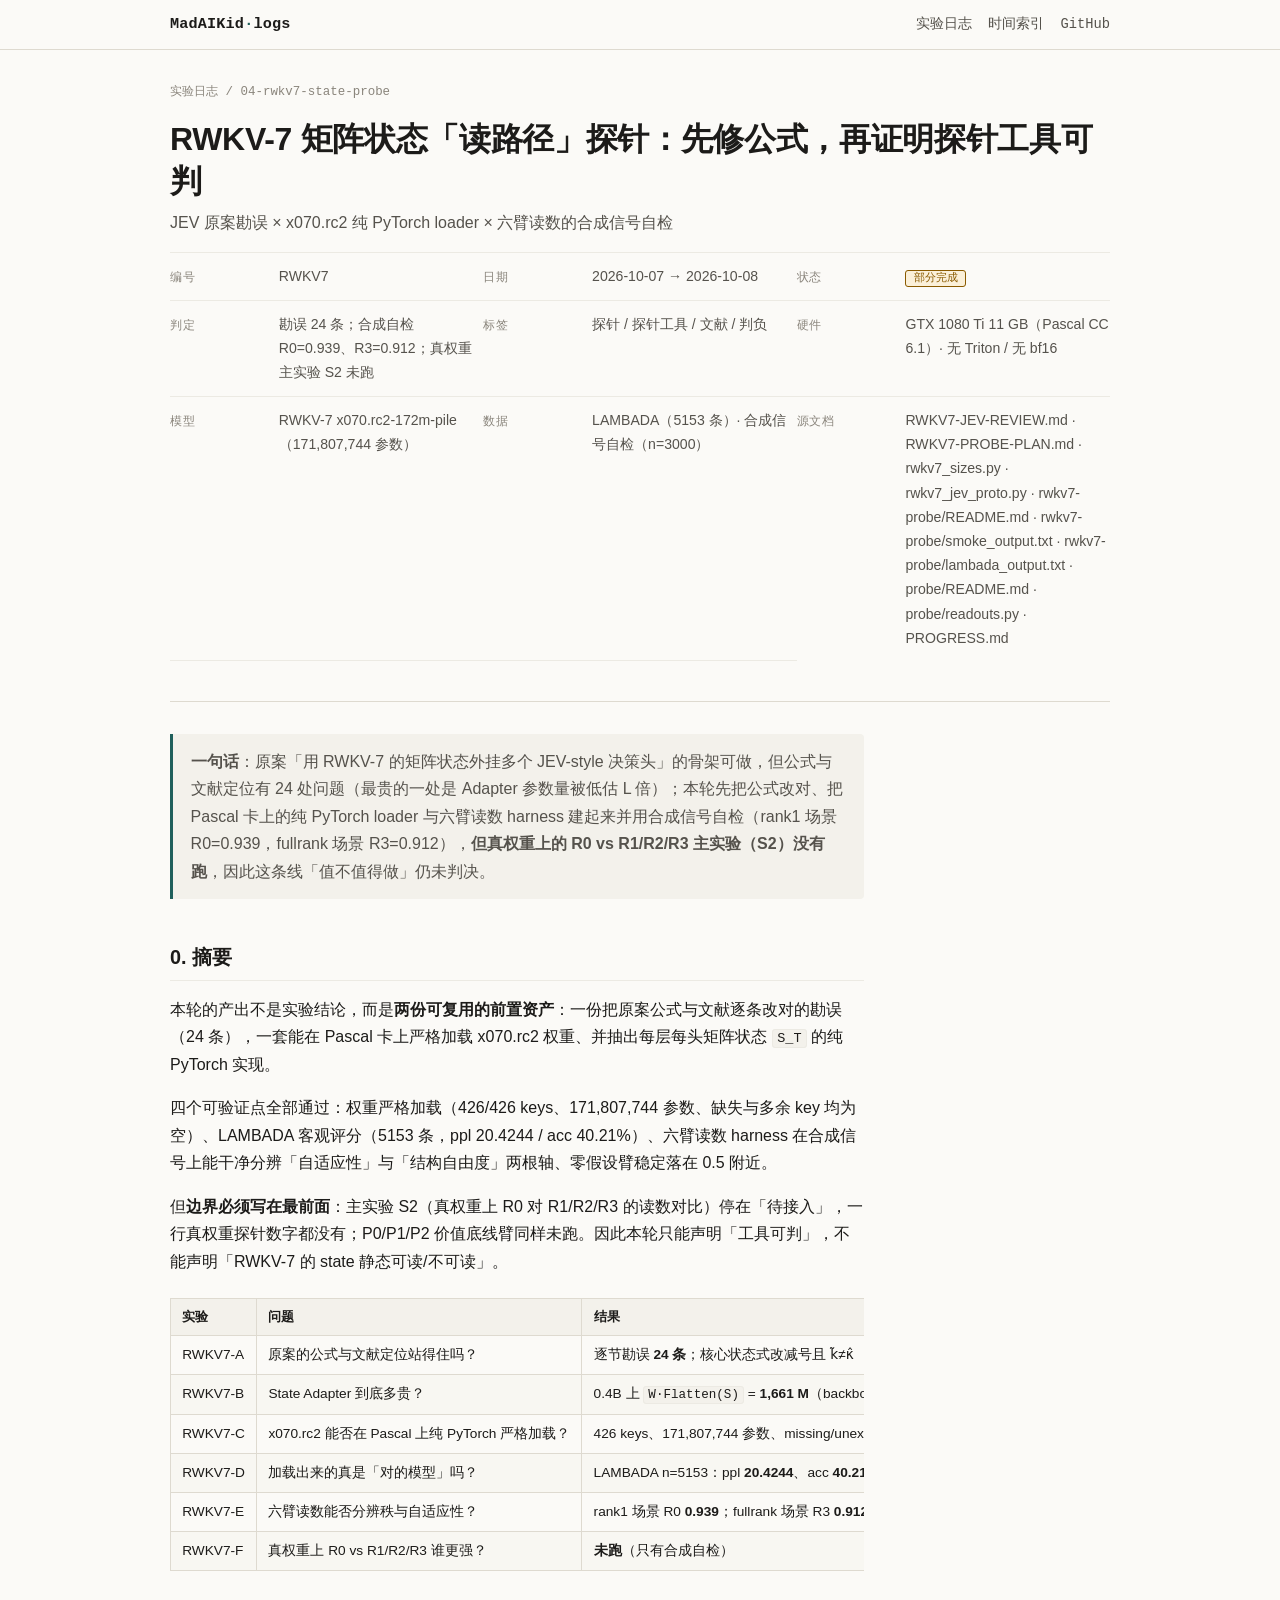
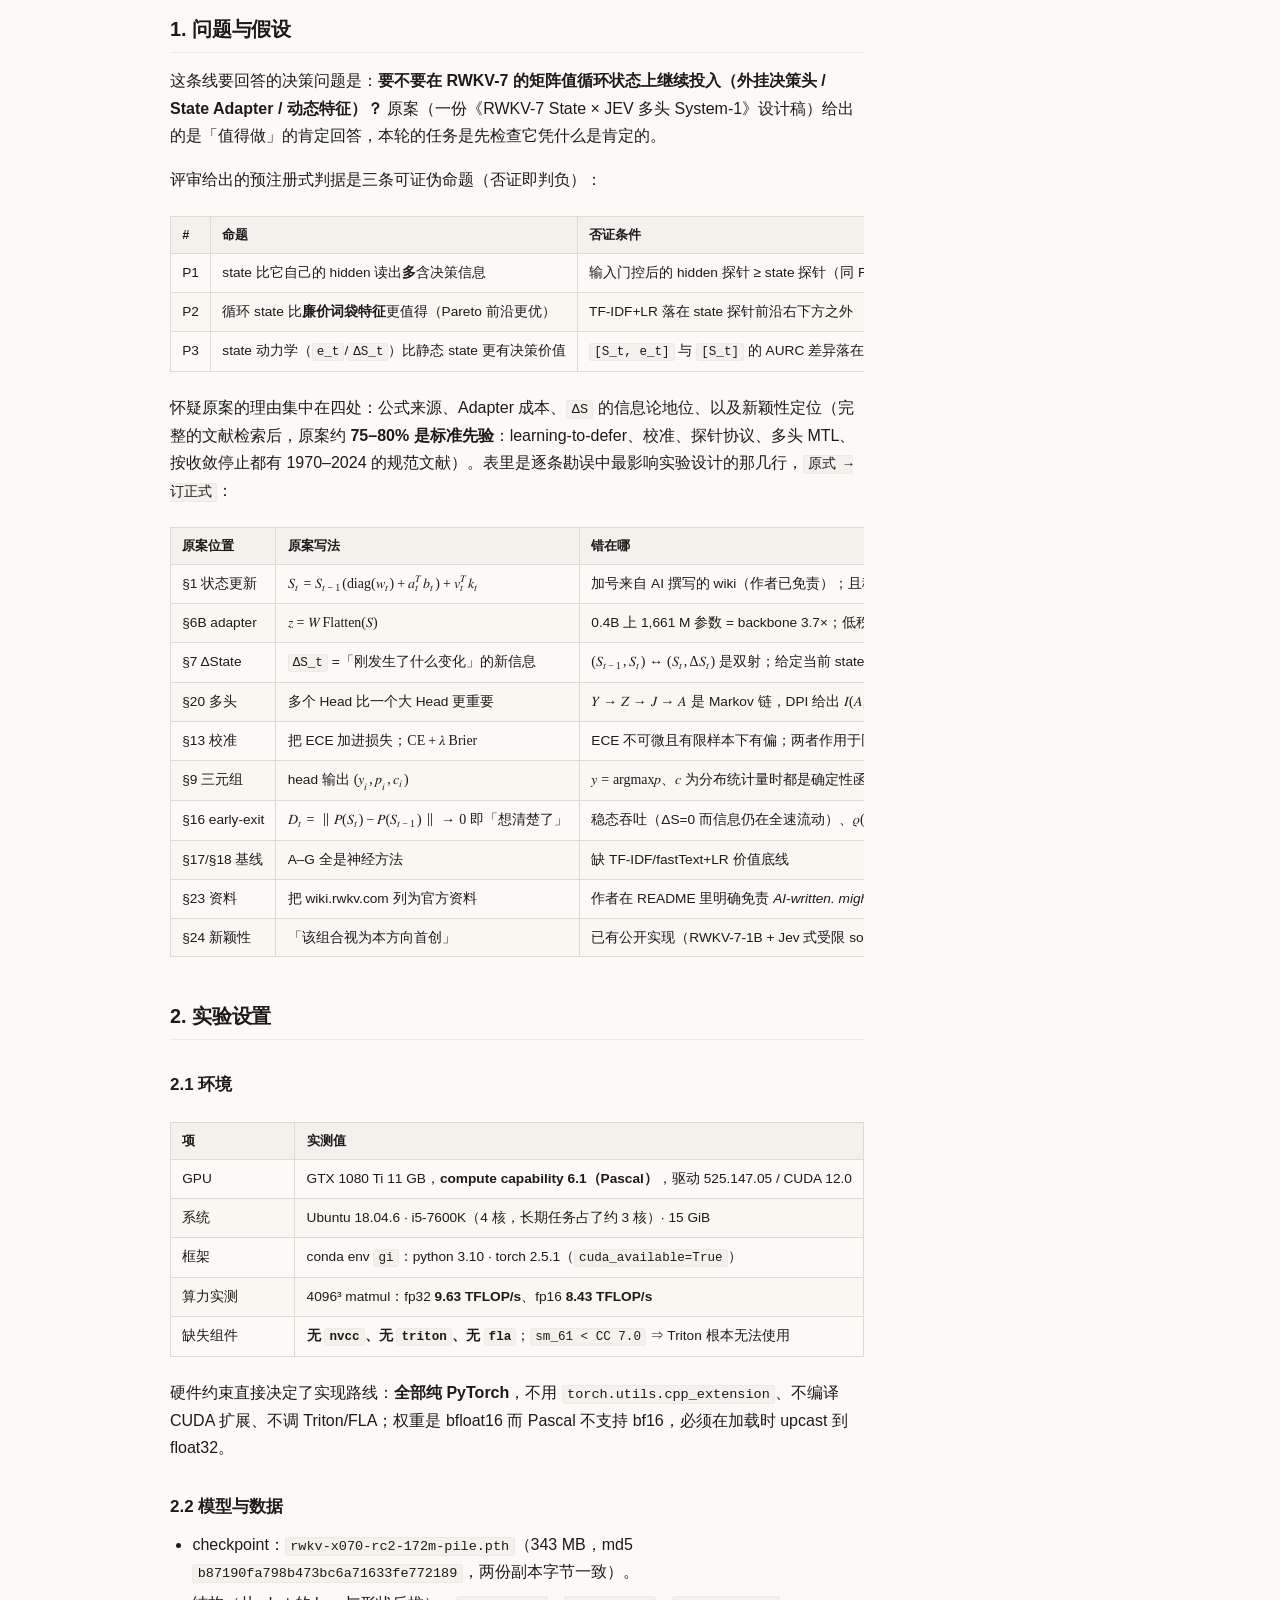
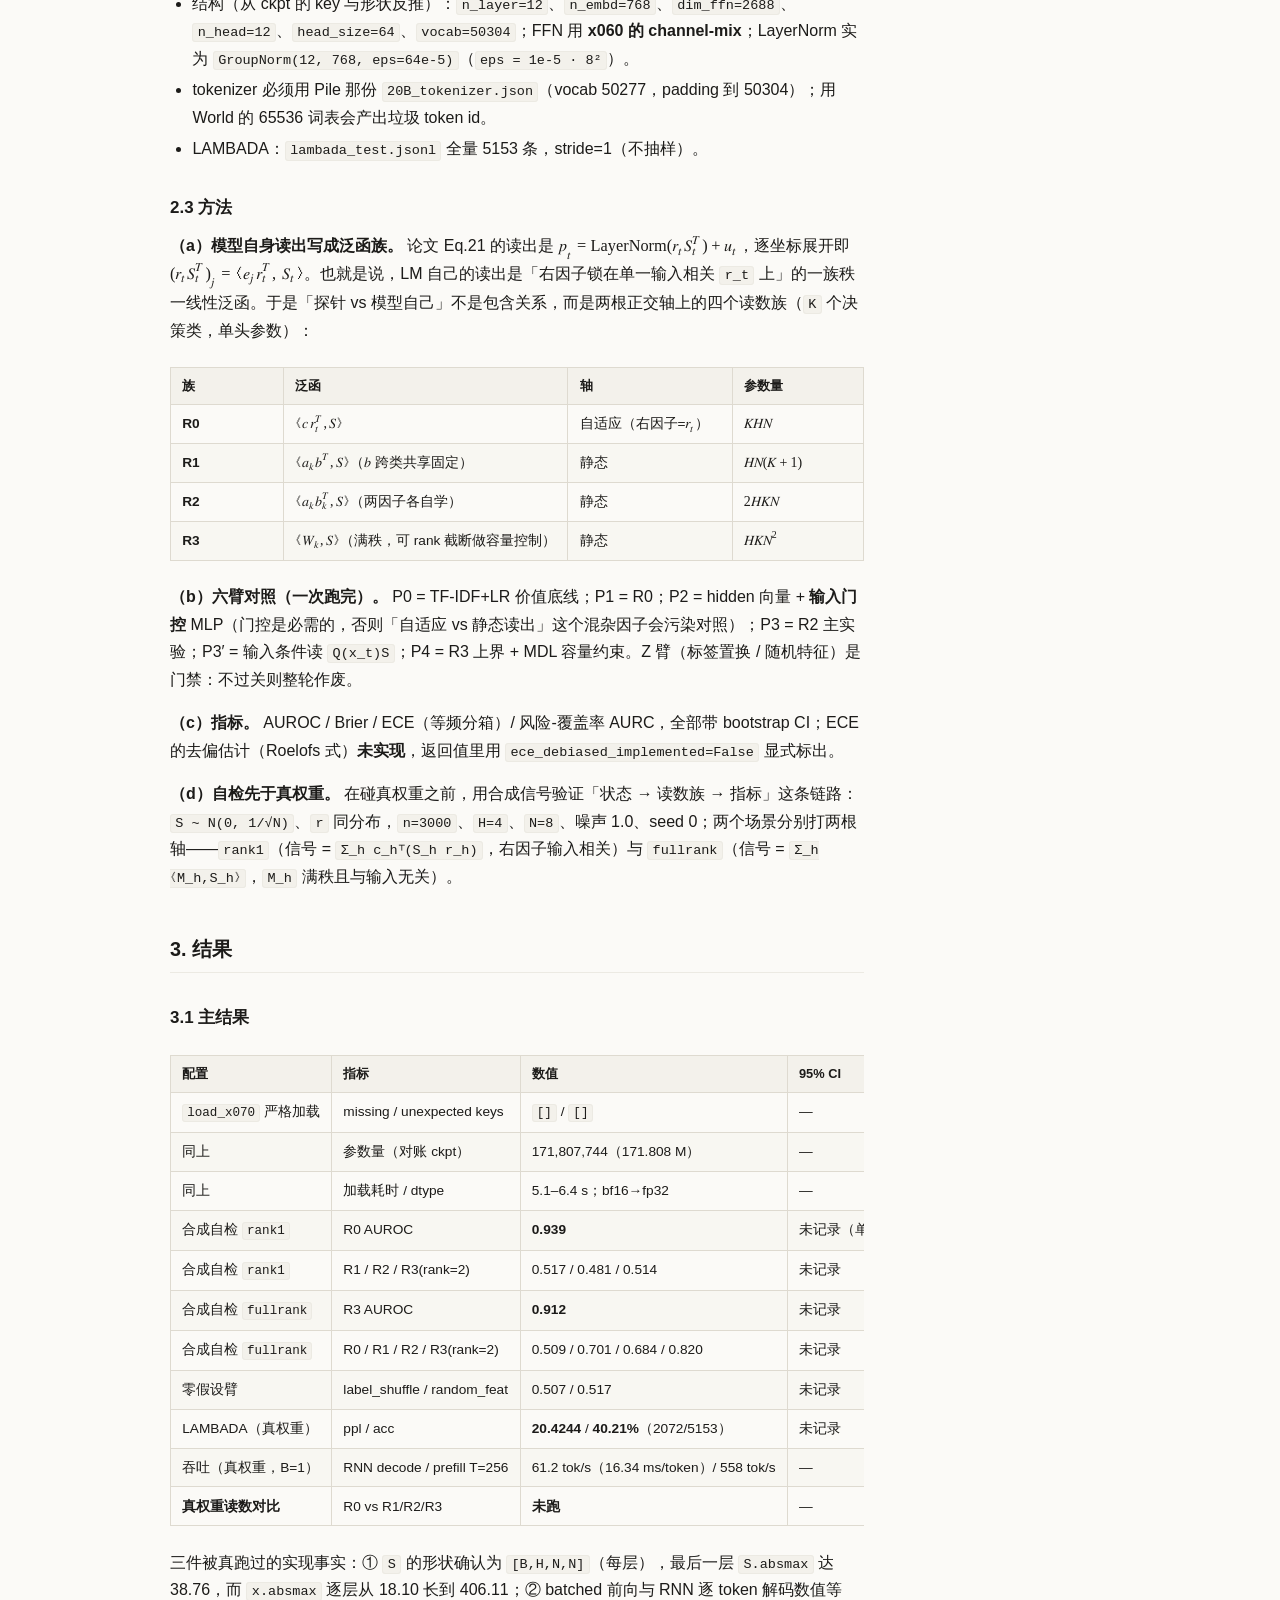
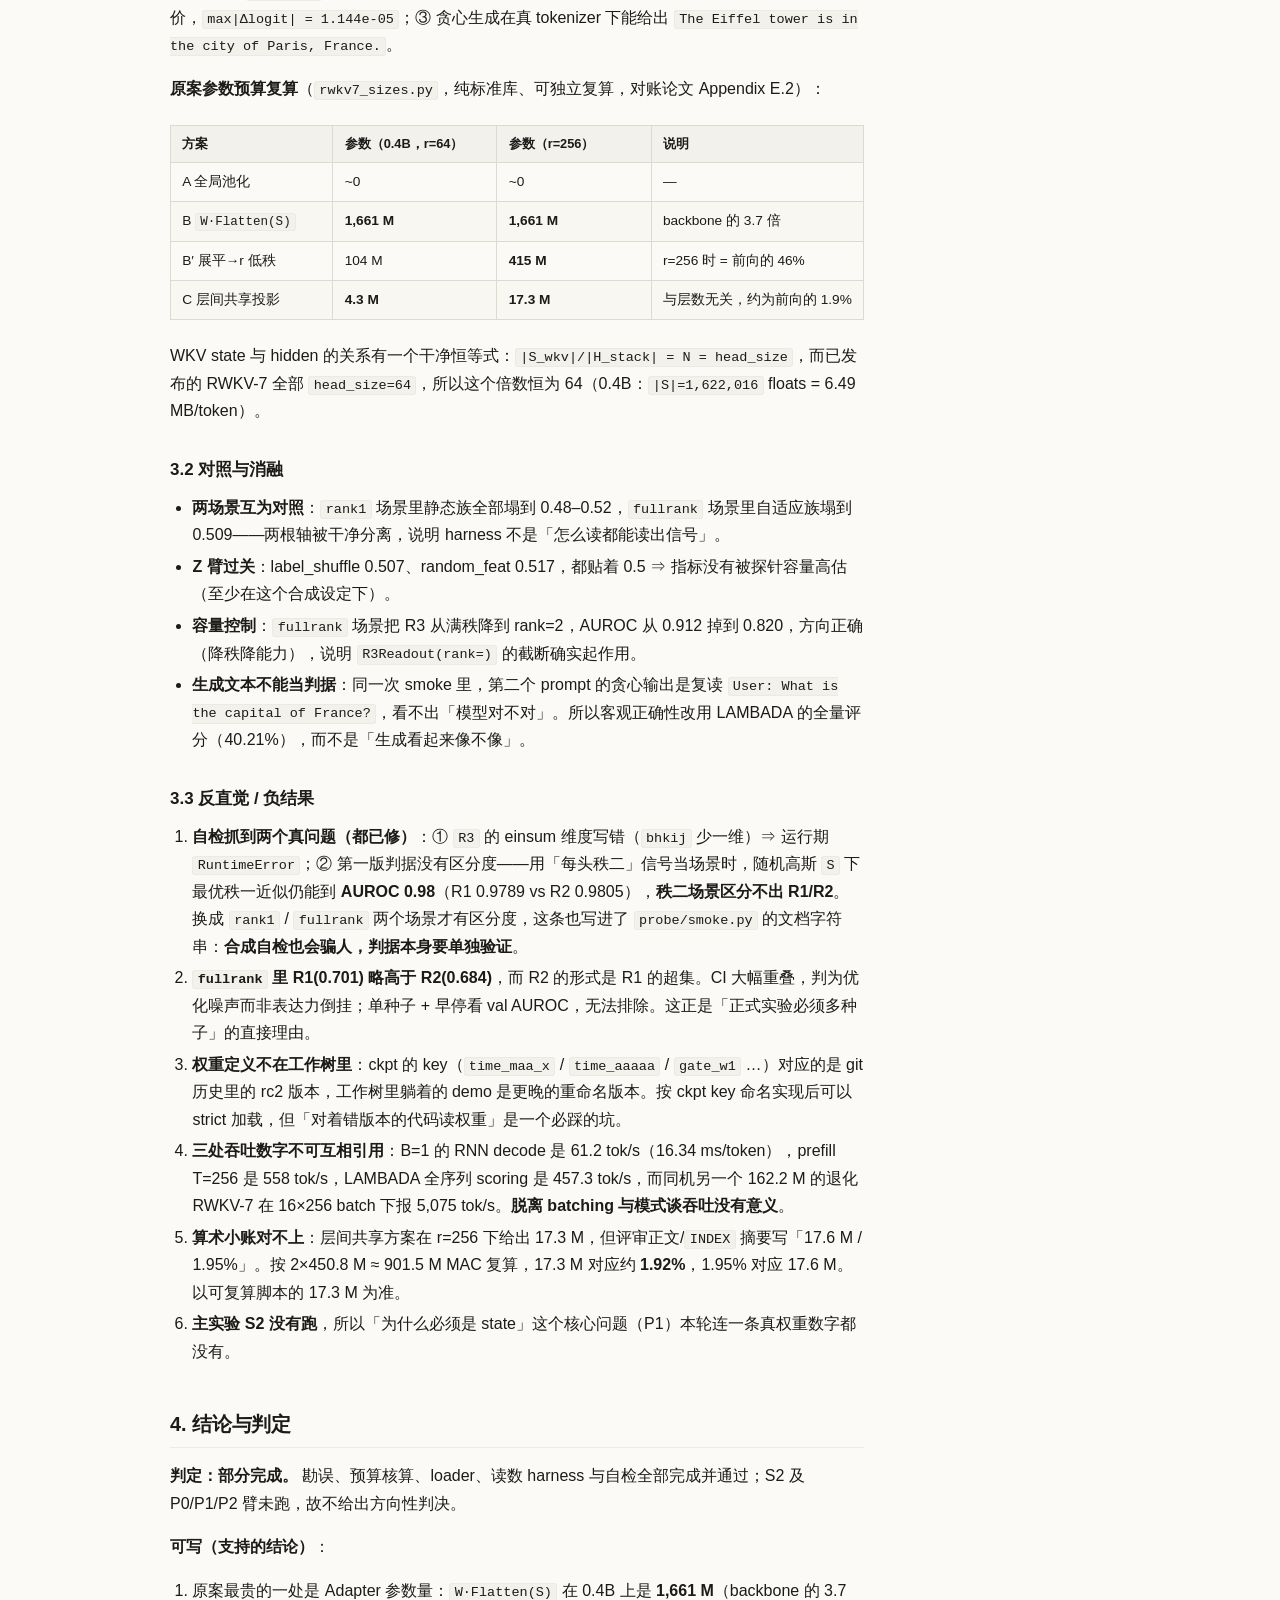
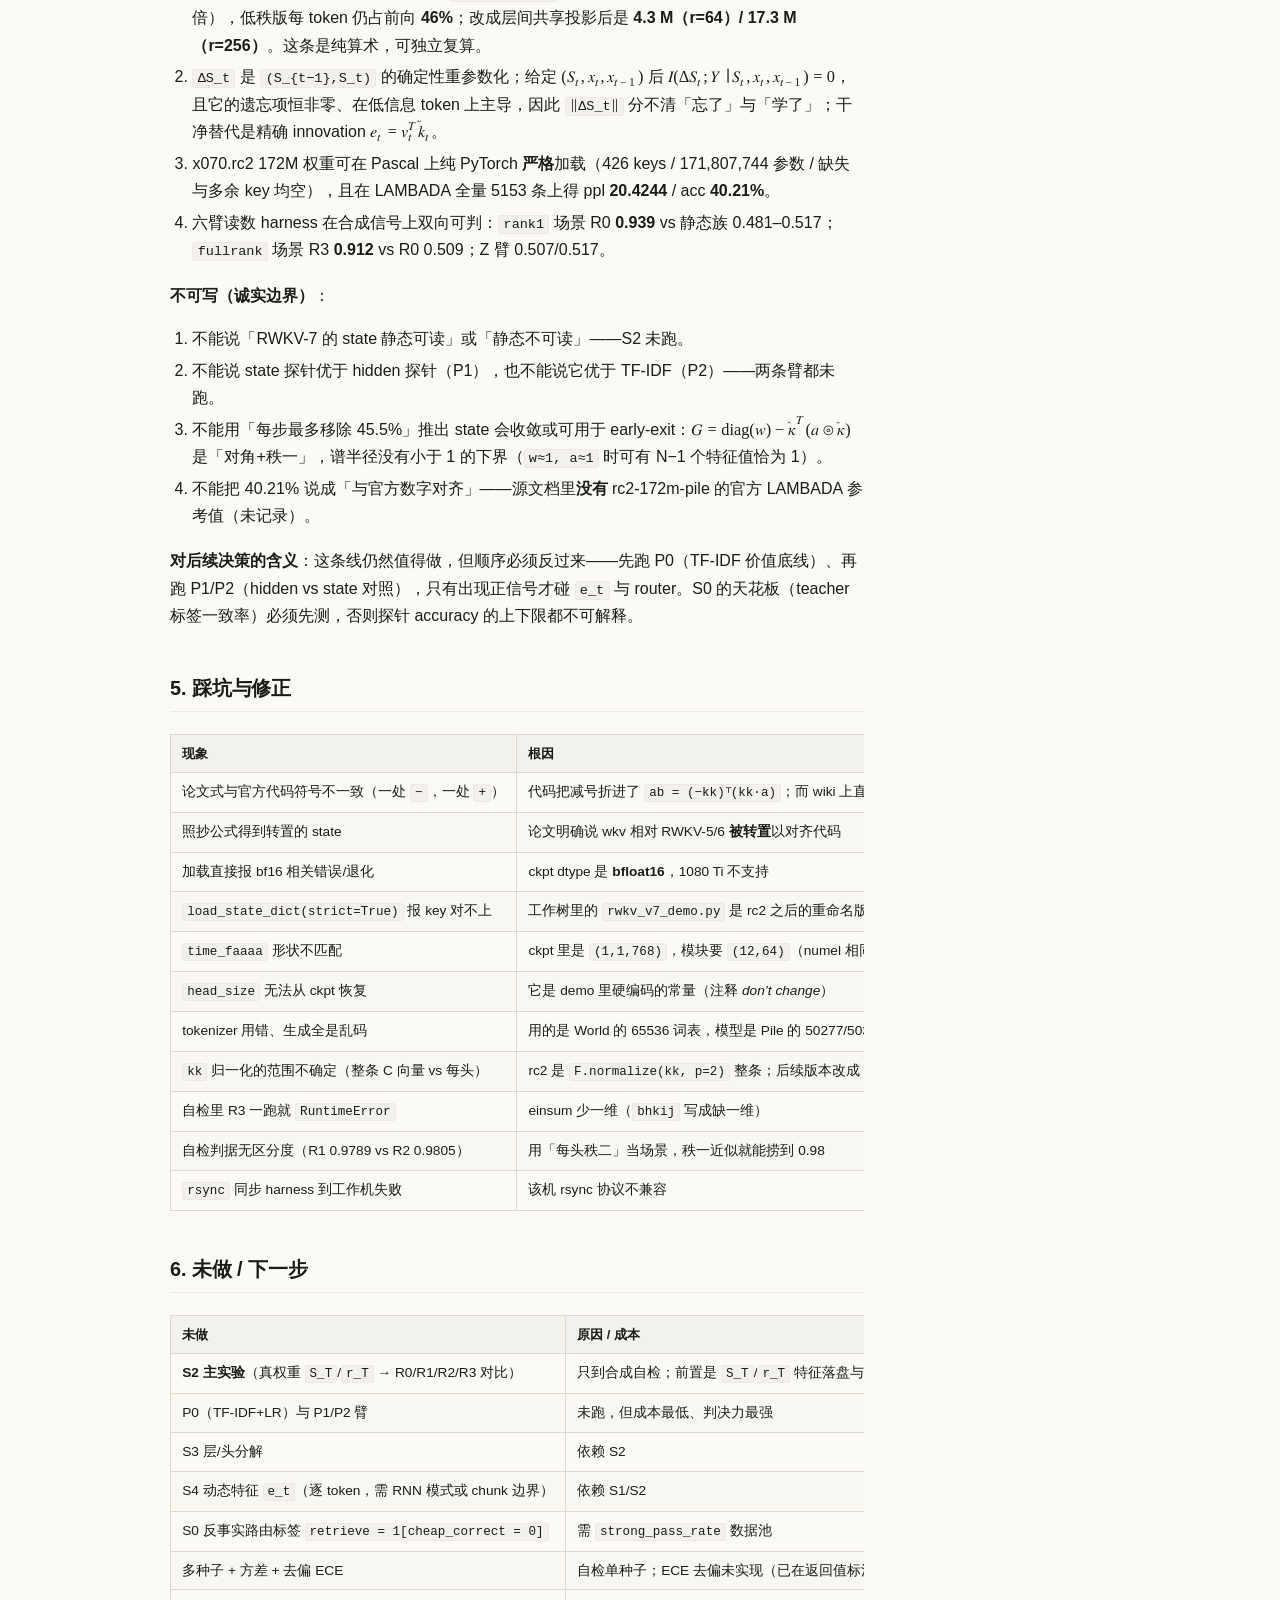
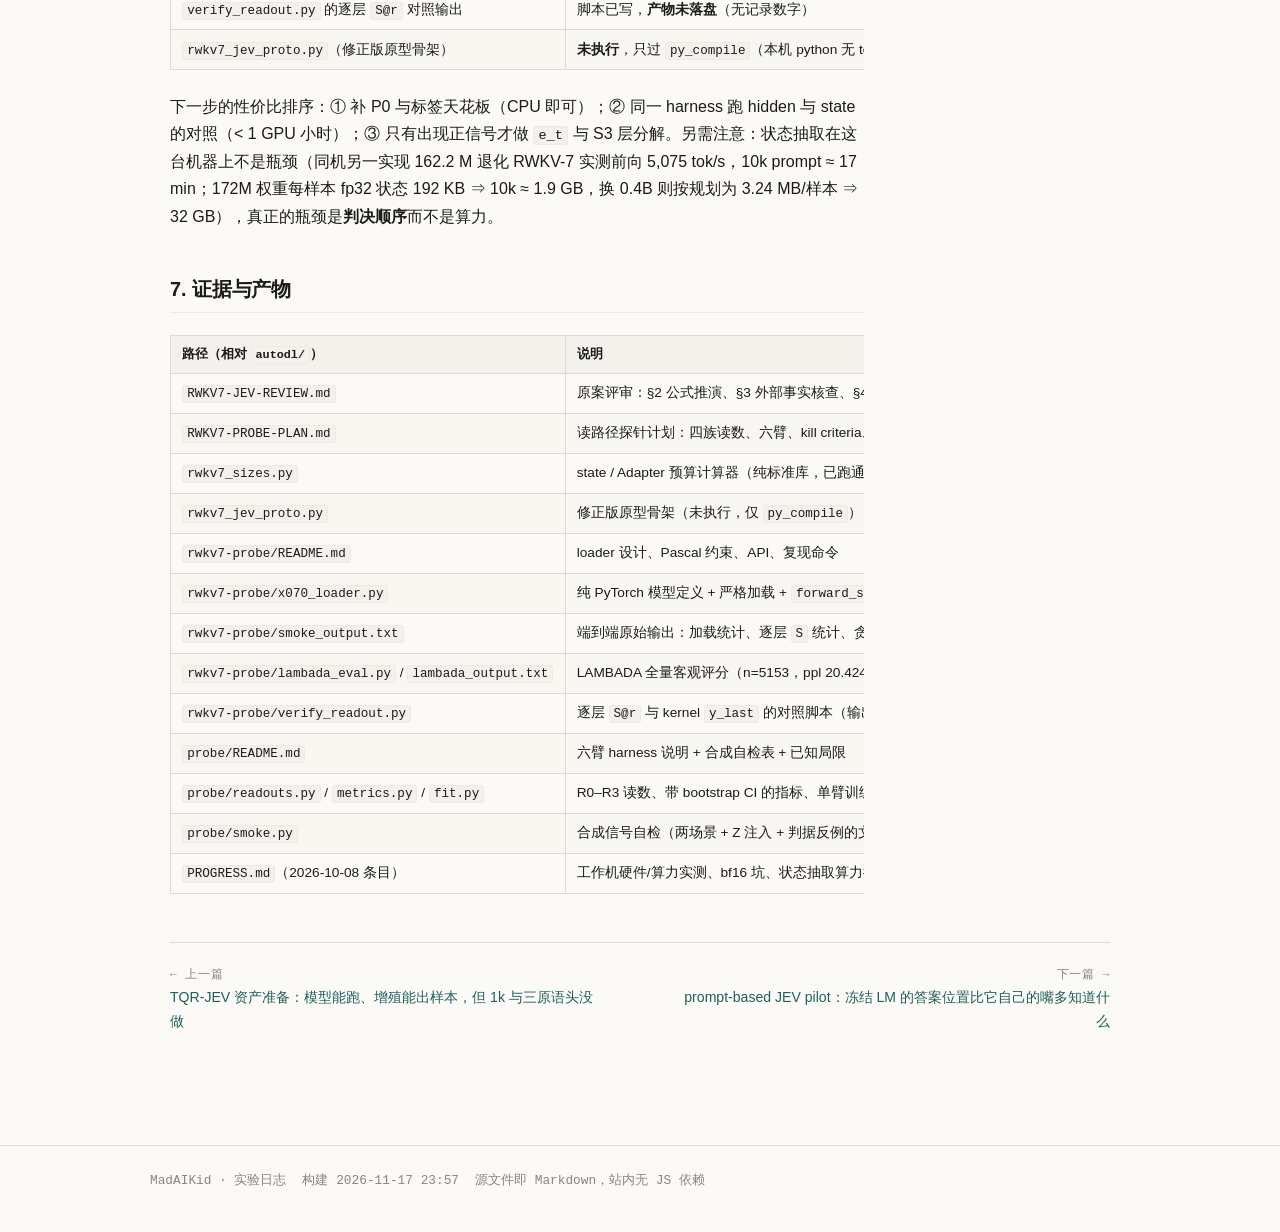
<file: logs/04-rwkv7-state-probe.html>
<!DOCTYPE html>
<html lang="zh-CN">
<head>
<meta charset="utf-8">
<meta name="viewport" content="width=device-width, initial-scale=1">
<title>RWKV-7 矩阵状态「读路径」探针：先修公式，再证明探针工具可判 · MadAIKid · 实验日志</title>
<meta name="description" content="原案「用 RWKV-7 的矩阵状态外挂多个 JEV-style 决策头」的骨架可做，但公式与文献定位有 24 处问题（最贵的一处是 Adapter 参数量被低估 L 倍）；本轮先把公式改对、把 Pascal 卡上的纯 PyTorch loader 与六臂读数 harness 建起来并用合成信号自检（rank1 场景 R0=0.939，fullrank 场景 R3=0.912），但真权重上的…">
<meta name="generator" content="blog/build.py">
<link rel="stylesheet" href="../assets/style.css">
</head>
<body>
<header class="site-header"><div class="inner">
<a class="brand" href="../index.html">MadAIKid<span class="dot">·</span>logs</a>
<nav class="site-nav">
<a href="../index.html">实验日志</a>
<a href="../timeline.html">时间索引</a>
<a href="https://github.com/MadAIKid/MadAIKid_logs">GitHub</a>
</nav>
</div></header>
<main class="wrap">
<div class="article-head">
<div class="crumb"><a href="../index.html">实验日志</a> / 04-rwkv7-state-probe</div>
<h1>RWKV-7 矩阵状态「读路径」探针：先修公式，再证明探针工具可判</h1>
<p class="subtitle">JEV 原案勘误 × x070.rc2 纯 PyTorch loader × 六臂读数的合成信号自检</p>
<dl class="spec"><div class="item"><dt>编号</dt><dd>RWKV7</dd></div><div class="item"><dt>日期</dt><dd>2026-10-07 → 2026-10-08</dd></div><div class="item"><dt>状态</dt><dd><span class="badge status-部分完成">部分完成</span></dd></div><div class="item"><dt>判定</dt><dd>勘误 24 条；合成自检 R0=0.939、R3=0.912；真权重主实验 S2 未跑</dd></div><div class="item"><dt>标签</dt><dd>探针 / 探针工具 / 文献 / 判负</dd></div><div class="item"><dt>硬件</dt><dd>GTX 1080 Ti 11 GB（Pascal CC 6.1）· 无 Triton / 无 bf16</dd></div><div class="item"><dt>模型</dt><dd>RWKV-7 x070.rc2-172m-pile（171,807,744 参数）</dd></div><div class="item"><dt>数据</dt><dd>LAMBADA（5153 条）· 合成信号自检（n=3000）</dd></div><div class="item"><dt>源文档</dt><dd>RWKV7-JEV-REVIEW.md · RWKV7-PROBE-PLAN.md · rwkv7_sizes.py · rwkv7_jev_proto.py · rwkv7-probe/README.md · rwkv7-probe/smoke_output.txt · rwkv7-probe/lambada_output.txt · probe/README.md · probe/readouts.py · PROGRESS.md</dd></div></dl>
</div>
<article class="prose">
<blockquote>
<p><strong>一句话</strong>：原案「用 RWKV-7 的矩阵状态外挂多个 JEV-style 决策头」的骨架可做，但公式与文献定位有 24 处问题（最贵的一处是 Adapter 参数量被低估 L 倍）；本轮先把公式改对、把 Pascal 卡上的纯 PyTorch loader 与六臂读数 harness 建起来并用合成信号自检（rank1 场景 R0=0.939，fullrank 场景 R3=0.912），<strong>但真权重上的 R0 vs R1/R2/R3 主实验（S2）没有跑</strong>，因此这条线「值不值得做」仍未判决。</p>
</blockquote>
<h2 id="摘要">0. 摘要</h2>
<p>本轮的产出不是实验结论，而是<strong>两份可复用的前置资产</strong>：一份把原案公式与文献逐条改对的勘误（24 条），一套能在 Pascal 卡上严格加载 x070.rc2 权重、并抽出每层每头矩阵状态 <code>S_T</code> 的纯 PyTorch 实现。</p>
<p>四个可验证点全部通过：权重严格加载（426/426 keys、171,807,744 参数、缺失与多余 key 均为空）、LAMBADA 客观评分（5153 条，ppl 20.4244 / acc 40.21%）、六臂读数 harness 在合成信号上能干净分辨「自适应性」与「结构自由度」两根轴、零假设臂稳定落在 0.5 附近。</p>
<p>但<strong>边界必须写在最前面</strong>：主实验 S2（真权重上 R0 对 R1/R2/R3 的读数对比）停在「待接入」，一行真权重探针数字都没有；P0/P1/P2 价值底线臂同样未跑。因此本轮只能声明「工具可判」，不能声明「RWKV-7 的 state 静态可读/不可读」。</p>
<table>
<colgroup>
<col style="width: 25%" />
<col style="width: 25%" />
<col style="width: 25%" />
<col style="width: 25%" />
</colgroup>
<thead>
<tr>
<th>实验</th>
<th>问题</th>
<th>结果</th>
<th>判定</th>
</tr>
</thead>
<tbody>
<tr>
<td>RWKV7-A</td>
<td>原案的公式与文献定位站得住吗？</td>
<td>逐节勘误 <strong>24 条</strong>；核心状态式改减号且 k̃≠κ̂</td>
<td>✅ 已改对</td>
</tr>
<tr>
<td>RWKV7-B</td>
<td>State Adapter 到底多贵？</td>
<td>0.4B 上 <code>W·Flatten(S)</code> = <strong>1,661 M</strong>（backbone 的 3.7 倍）；层间共享后 <strong>4.3 M / 17.3 M</strong></td>
<td>✅ 纯算术可复算</td>
</tr>
<tr>
<td>RWKV7-C</td>
<td>x070.rc2 能否在 Pascal 上纯 PyTorch 严格加载？</td>
<td>426 keys、171,807,744 参数、missing/unexpected 均空</td>
<td>✅</td>
</tr>
<tr>
<td>RWKV7-D</td>
<td>加载出来的真是「对的模型」吗？</td>
<td>LAMBADA n=5153：ppl <strong>20.4244</strong>、acc <strong>40.21%</strong></td>
<td>✅ 客观检查</td>
</tr>
<tr>
<td>RWKV7-E</td>
<td>六臂读数能否分辨秩与自适应性？</td>
<td>rank1 场景 R0 <strong>0.939</strong>；fullrank 场景 R3 <strong>0.912</strong>；Z 0.507/0.517</td>
<td>✅</td>
</tr>
<tr>
<td>RWKV7-F</td>
<td>真权重上 R0 vs R1/R2/R3 谁更强？</td>
<td><strong>未跑</strong>（只有合成自检）</td>
<td>❌ 主实验缺口</td>
</tr>
</tbody>
</table>
<h2 id="问题与假设">1. 问题与假设</h2>
<p>这条线要回答的决策问题是：<strong>要不要在 RWKV-7 的矩阵值循环状态上继续投入（外挂决策头 / State Adapter / 动态特征）？</strong> 原案（一份《RWKV-7 State × JEV 多头 System-1》设计稿）给出的是「值得做」的肯定回答，本轮的任务是先检查它凭什么是肯定的。</p>
<p>评审给出的预注册式判据是三条可证伪命题（否证即判负）：</p>
<table>
<colgroup>
<col style="width: 33%" />
<col style="width: 33%" />
<col style="width: 33%" />
</colgroup>
<thead>
<tr>
<th>#</th>
<th>命题</th>
<th>否证条件</th>
</tr>
</thead>
<tbody>
<tr>
<td>P1</td>
<td>state 比它自己的 hidden 读出<strong>多</strong>含决策信息</td>
<td>输入门控后的 hidden 探针 ≥ state 探针（同 F1 / 同 ECE）</td>
</tr>
<tr>
<td>P2</td>
<td>循环 state 比<strong>廉价词袋特征</strong>更值得（Pareto 前沿更优）</td>
<td>TF-IDF+LR 落在 state 探针前沿右下方之外</td>
</tr>
<tr>
<td>P3</td>
<td>state 动力学（<code>e_t</code>/<code>ΔS_t</code>）比静态 state 更有决策价值</td>
<td><code>[S_t, e_t]</code> 与 <code>[S_t]</code> 的 AURC 差异落在 CI 内</td>
</tr>
</tbody>
</table>
<p>怀疑原案的理由集中在四处：公式来源、Adapter 成本、<code>ΔS</code> 的信息论地位、以及新颖性定位（完整的文献检索后，原案约 <strong>75–80% 是标准先验</strong>：learning-to-defer、校准、探针协议、多头 MTL、按收敛停止都有 1970–2024 的规范文献）。表里是逐条勘误中最影响实验设计的那几行，<code>原式 → 订正式</code>：</p>
<table>
<colgroup>
<col style="width: 25%" />
<col style="width: 25%" />
<col style="width: 25%" />
<col style="width: 25%" />
</colgroup>
<thead>
<tr>
<th>原案位置</th>
<th>原案写法</th>
<th>错在哪</th>
<th>订正式</th>
</tr>
</thead>
<tbody>
<tr>
<td>§1 状态更新</td>
<td><math display="inline" xmlns="http://www.w3.org/1998/Math/MathML"><semantics><mrow><msub><mi>S</mi><mi>t</mi></msub><mo>=</mo><msub><mi>S</mi><mrow><mi>t</mi><mo>−</mo><mn>1</mn></mrow></msub><mo stretchy="false" form="prefix">(</mo><mrow><mi mathvariant="normal">d</mi><mi mathvariant="normal">i</mi><mi mathvariant="normal">a</mi><mi mathvariant="normal">g</mi></mrow><mo stretchy="false" form="prefix">(</mo><msub><mi>w</mi><mi>t</mi></msub><mo stretchy="false" form="postfix">)</mo><mo>+</mo><msubsup><mi>a</mi><mi>t</mi><mi>T</mi></msubsup><msub><mi>b</mi><mi>t</mi></msub><mo stretchy="false" form="postfix">)</mo><mo>+</mo><msubsup><mi>v</mi><mi>t</mi><mi>T</mi></msubsup><msub><mi>k</mi><mi>t</mi></msub></mrow><annotation encoding="application/x-tex">S_t = S_{t-1}(\mathrm{diag}(w_t) + a_t^T b_t) + v_t^T k_t</annotation></semantics></math></td>
<td>加号来自 AI 撰写的 wiki（作者已免责）；且移除键 ≠ 写入键</td>
<td>论文 Eq.17：<math display="inline" xmlns="http://www.w3.org/1998/Math/MathML"><semantics><mrow><msub><mi>S</mi><mi>t</mi></msub><mo>=</mo><msub><mi>S</mi><mrow><mi>t</mi><mo>−</mo><mn>1</mn></mrow></msub><mo stretchy="false" form="prefix">(</mo><mrow><mi mathvariant="normal">d</mi><mi mathvariant="normal">i</mi><mi mathvariant="normal">a</mi><mi mathvariant="normal">g</mi></mrow><mo stretchy="false" form="prefix">(</mo><msub><mi>w</mi><mi>t</mi></msub><mo stretchy="false" form="postfix">)</mo><mo>−</mo><msubsup><mover><mi>κ</mi><mo accent="true">̂</mo></mover><mi>t</mi><mi>T</mi></msubsup><mo stretchy="false" form="prefix">(</mo><msub><mi>a</mi><mi>t</mi></msub><mo>⊙</mo><msub><mover><mi>κ</mi><mo accent="true">̂</mo></mover><mi>t</mi></msub><mo stretchy="false" form="postfix">)</mo><mo stretchy="false" form="postfix">)</mo><mo>+</mo><msubsup><mi>v</mi><mi>t</mi><mi>T</mi></msubsup><msub><mover><mi>k</mi><mo accent="true">̃</mo></mover><mi>t</mi></msub></mrow><annotation encoding="application/x-tex">S_t = S_{t-1}(\mathrm{diag}(w_t) - \hat\kappa_t^T(a_t \odot \hat\kappa_t)) + v_t^T \tilde{k}_t</annotation></semantics></math></td>
</tr>
<tr>
<td>§6B adapter</td>
<td><math display="inline" xmlns="http://www.w3.org/1998/Math/MathML"><semantics><mrow><mi>z</mi><mo>=</mo><mi>W</mi><mspace width="0.167em"></mspace><mrow><mi mathvariant="normal">F</mi><mi mathvariant="normal">l</mi><mi mathvariant="normal">a</mi><mi mathvariant="normal">t</mi><mi mathvariant="normal">t</mi><mi mathvariant="normal">e</mi><mi mathvariant="normal">n</mi></mrow><mo stretchy="false" form="prefix">(</mo><mi>S</mi><mo stretchy="false" form="postfix">)</mo></mrow><annotation encoding="application/x-tex">z = W\,\mathrm{Flatten}(S)</annotation></semantics></math></td>
<td>0.4B 上 1,661 M 参数 = backbone 3.7×；低秩版每 token 仍吃前向 46%</td>
<td>层间共享投影：<math display="inline" xmlns="http://www.w3.org/1998/Math/MathML"><semantics><mrow><mo stretchy="false" form="prefix">(</mo><mi>H</mi><msup><mi>N</mi><mn>2</mn></msup><mo>+</mo><mn>2</mn><mi>d</mi><mo stretchy="false" form="postfix">)</mo><mspace width="0.167em"></mspace><mi>r</mi></mrow><annotation encoding="application/x-tex">(HN^2+2d)\,r</annotation></semantics></math> = 4.3 M(r=64) / 17.3 M(r=256)</td>
</tr>
<tr>
<td>§7 ΔState</td>
<td><code>ΔS_t</code> =「刚发生了什么变化」的新信息</td>
<td><math display="inline" xmlns="http://www.w3.org/1998/Math/MathML"><semantics><mrow><mo stretchy="false" form="prefix">(</mo><msub><mi>S</mi><mrow><mi>t</mi><mo>−</mo><mn>1</mn></mrow></msub><mo>,</mo><msub><mi>S</mi><mi>t</mi></msub><mo stretchy="false" form="postfix">)</mo><mo>↔</mo><mo stretchy="false" form="prefix">(</mo><msub><mi>S</mi><mi>t</mi></msub><mo>,</mo><mi mathvariant="normal">Δ</mi><msub><mi>S</mi><mi>t</mi></msub><mo stretchy="false" form="postfix">)</mo></mrow><annotation encoding="application/x-tex">(S_{t-1},S_t) \leftrightarrow (S_t,\Delta S_t)</annotation></semantics></math> 是双射；给定当前 state 与相邻 token 后条件信息为零；遗忘项恒非零</td>
<td>用精确 innovation <math display="inline" xmlns="http://www.w3.org/1998/Math/MathML"><semantics><mrow><msub><mi>e</mi><mi>t</mi></msub><mo>=</mo><msub><mi>S</mi><mi>t</mi></msub><mo>−</mo><msub><mi>G</mi><mi>t</mi></msub><msub><mi>S</mi><mrow><mi>t</mi><mo>−</mo><mn>1</mn></mrow></msub><mo>=</mo><msubsup><mi>v</mi><mi>t</mi><mi>T</mi></msubsup><msub><mover><mi>k</mi><mo accent="true">̃</mo></mover><mi>t</mi></msub></mrow><annotation encoding="application/x-tex">e_t = S_t - G_t S_{t-1} = v_t^T \tilde{k}_t</annotation></semantics></math></td>
</tr>
<tr>
<td>§20 多头</td>
<td>多个 Head 比一个大 Head 更重要</td>
<td><math display="inline" xmlns="http://www.w3.org/1998/Math/MathML"><semantics><mrow><mi>Y</mi><mo>→</mo><mi>Z</mi><mo>→</mo><mi>J</mi><mo>→</mo><mi>A</mi></mrow><annotation encoding="application/x-tex">Y \to Z \to J \to A</annotation></semantics></math> 是 Markov 链，DPI 给出 <math display="inline" xmlns="http://www.w3.org/1998/Math/MathML"><semantics><mrow><mi>I</mi><mo stretchy="false" form="prefix">(</mo><mi>A</mi><mo>;</mo><mi>Y</mi><mo stretchy="false" form="postfix">)</mo><mo>≤</mo><mi>I</mi><mo stretchy="false" form="prefix">(</mo><mi>J</mi><mo>;</mo><mi>Y</mi><mo stretchy="false" form="postfix">)</mo><mo>≤</mo><mi>I</mi><mo stretchy="false" form="prefix">(</mo><mi>Z</mi><mo>;</mo><mi>Y</mi><mo stretchy="false" form="postfix">)</mo></mrow><annotation encoding="application/x-tex">I(A;Y) \le I(J;Y) \le I(Z;Y)</annotation></semantics></math>：多头只可能丢信息</td>
<td>改写成三条可检验理由（正则 / 延迟 / 可监督），并做 ①/②/③ 三臂消融</td>
</tr>
<tr>
<td>§13 校准</td>
<td>把 ECE 加进损失；<math display="inline" xmlns="http://www.w3.org/1998/Math/MathML"><semantics><mrow><mrow><mi mathvariant="normal">C</mi><mi mathvariant="normal">E</mi></mrow><mo>+</mo><mi>λ</mi><mspace width="0.167em"></mspace><mrow><mi mathvariant="normal">B</mi><mi mathvariant="normal">r</mi><mi mathvariant="normal">i</mi><mi mathvariant="normal">e</mi><mi mathvariant="normal">r</mi></mrow></mrow><annotation encoding="application/x-tex">\mathrm{CE} + \lambda\,\mathrm{Brier}</annotation></semantics></math></td>
<td>ECE 不可微且有限样本下有偏；两者作用于同一标签是双重计数</td>
<td>只用 proper scoring rule；ECE 只作评测并报 bootstrap CI</td>
</tr>
<tr>
<td>§9 三元组</td>
<td>head 输出 <math display="inline" xmlns="http://www.w3.org/1998/Math/MathML"><semantics><mrow><mo stretchy="false" form="prefix">(</mo><msub><mi>y</mi><mi>i</mi></msub><mo>,</mo><msub><mi>p</mi><mi>i</mi></msub><mo>,</mo><msub><mi>c</mi><mi>i</mi></msub><mo stretchy="false" form="postfix">)</mo></mrow><annotation encoding="application/x-tex">(y_i, p_i, c_i)</annotation></semantics></math></td>
<td><math display="inline" xmlns="http://www.w3.org/1998/Math/MathML"><semantics><mrow><mi>y</mi><mo>=</mo><mrow><mi>arg</mi><mo>&#8289;</mo></mrow><mrow><mi>max</mi><mo>&#8289;</mo></mrow><mi>p</mi></mrow><annotation encoding="application/x-tex">y=\arg\max p</annotation></semantics></math>、<math display="inline" xmlns="http://www.w3.org/1998/Math/MathML"><semantics><mi>c</mi><annotation encoding="application/x-tex">c</annotation></semantics></math> 为分布统计量时都是确定性函数</td>
<td>head 只输出 <code>p_i</code>；confidence 由分布导出</td>
</tr>
<tr>
<td>§16 early-exit</td>
<td><math display="inline" xmlns="http://www.w3.org/1998/Math/MathML"><semantics><mrow><msub><mi>D</mi><mi>t</mi></msub><mo>=</mo><mo stretchy="false" form="postfix">∥</mo><mi>P</mi><mo stretchy="false" form="prefix">(</mo><msub><mi>S</mi><mi>t</mi></msub><mo stretchy="false" form="postfix">)</mo><mo>−</mo><mi>P</mi><mo stretchy="false" form="prefix">(</mo><msub><mi>S</mi><mrow><mi>t</mi><mo>−</mo><mn>1</mn></mrow></msub><mo stretchy="false" form="postfix">)</mo><mo stretchy="false" form="postfix">∥</mo><mo>→</mo><mn>0</mn></mrow><annotation encoding="application/x-tex">D_t=\|P(S_t)-P(S_{t-1})\| \to 0</annotation></semantics></math> 即「想清楚了」</td>
<td>稳态吞吐（ΔS=0 而信息仍在全速流动）、<math display="inline" xmlns="http://www.w3.org/1998/Math/MathML"><semantics><mrow><mi>ρ</mi><mo stretchy="false" form="prefix">(</mo><mi>G</mi><mo stretchy="false" form="postfix">)</mo></mrow><annotation encoding="application/x-tex">\rho(G)</annotation></semantics></math> 无小于 1 的下界、<code>P</code> 多对一</td>
<td><code>‖e_t‖</code> + 相邻 <code>ΔS</code> 方向余弦，且必须做无信息输入的零假设对照</td>
</tr>
<tr>
<td>§17/§18 基线</td>
<td>A–G 全是神经方法</td>
<td>缺 TF-IDF/fastText+LR 价值底线</td>
<td>H 臂必做，否则「同精度下省一个数量级」不能证成</td>
</tr>
<tr>
<td>§23 资料</td>
<td>把 wiki.rwkv.com 列为官方资料</td>
<td>作者在 README 里明确免责 <em>AI-written. might contain errors</em></td>
<td>权威序：论文 &gt; 官方代码 &gt; README &gt; Wiki</td>
</tr>
<tr>
<td>§24 新颖性</td>
<td>「该组合视为本方向首创」</td>
<td>已有公开实现（RWKV-7-1B + Jev 式受限 softmax，acc 0.541，未复核）</td>
<td>新颖性收窄到<strong>表示层</strong>：矩阵状态探针</td>
</tr>
</tbody>
</table>
<h2 id="实验设置">2. 实验设置</h2>
<h3 id="环境">2.1 环境</h3>
<table>
<colgroup>
<col style="width: 50%" />
<col style="width: 50%" />
</colgroup>
<thead>
<tr>
<th>项</th>
<th>实测值</th>
</tr>
</thead>
<tbody>
<tr>
<td>GPU</td>
<td>GTX 1080 Ti 11 GB，<strong>compute capability 6.1（Pascal）</strong>，驱动 525.147.05 / CUDA 12.0</td>
</tr>
<tr>
<td>系统</td>
<td>Ubuntu 18.04.6 · i5-7600K（4 核，长期任务占了约 3 核）· 15 GiB</td>
</tr>
<tr>
<td>框架</td>
<td>conda env <code>gi</code>：python 3.10 · torch 2.5.1（<code>cuda_available=True</code>）</td>
</tr>
<tr>
<td>算力实测</td>
<td>4096³ matmul：fp32 <strong>9.63 TFLOP/s</strong>、fp16 <strong>8.43 TFLOP/s</strong></td>
</tr>
<tr>
<td>缺失组件</td>
<td><strong>无 <code>nvcc</code>、无 <code>triton</code>、无 <code>fla</code></strong>；<code>sm_61 &lt; CC 7.0</code> ⇒ Triton 根本无法使用</td>
</tr>
</tbody>
</table>
<p>硬件约束直接决定了实现路线：<strong>全部纯 PyTorch</strong>，不用 <code>torch.utils.cpp_extension</code>、不编译 CUDA 扩展、不调 Triton/FLA；权重是 bfloat16 而 Pascal 不支持 bf16，必须在加载时 upcast 到 float32。</p>
<h3 id="模型与数据">2.2 模型与数据</h3>
<ul>
<li>checkpoint：<code>rwkv-x070-rc2-172m-pile.pth</code>（343 MB，md5 <code>b87190fa798b473bc6a71633fe772189</code>，两份副本字节一致）。</li>
<li>结构（从 ckpt 的 key 与形状反推）：<code>n_layer=12</code>、<code>n_embd=768</code>、<code>dim_ffn=2688</code>、<code>n_head=12</code>、<code>head_size=64</code>、<code>vocab=50304</code>；FFN 用 <strong>x060 的 channel-mix</strong>；LayerNorm 实为 <code>GroupNorm(12, 768, eps=64e-5)</code>（<code>eps = 1e-5 · 8²</code>）。</li>
<li>tokenizer 必须用 Pile 那份 <code>20B_tokenizer.json</code>（vocab 50277，padding 到 50304）；用 World 的 65536 词表会产出垃圾 token id。</li>
<li>LAMBADA：<code>lambada_test.jsonl</code> 全量 5153 条，stride=1（不抽样）。</li>
</ul>
<h3 id="方法">2.3 方法</h3>
<p><strong>（a）模型自身读出写成泛函族。</strong> 论文 Eq.21 的读出是 <math display="inline" xmlns="http://www.w3.org/1998/Math/MathML"><semantics><mrow><msub><mi>p</mi><mi>t</mi></msub><mo>=</mo><mrow><mi mathvariant="normal">L</mi><mi mathvariant="normal">a</mi><mi mathvariant="normal">y</mi><mi mathvariant="normal">e</mi><mi mathvariant="normal">r</mi><mi mathvariant="normal">N</mi><mi mathvariant="normal">o</mi><mi mathvariant="normal">r</mi><mi mathvariant="normal">m</mi></mrow><mo stretchy="false" form="prefix">(</mo><msub><mi>r</mi><mi>t</mi></msub><msubsup><mi>S</mi><mi>t</mi><mi>T</mi></msubsup><mo stretchy="false" form="postfix">)</mo><mo>+</mo><msub><mi>u</mi><mi>t</mi></msub></mrow><annotation encoding="application/x-tex">p_t = \mathrm{LayerNorm}(r_t S_t^T) + u_t</annotation></semantics></math>，逐坐标展开即 <math display="inline" xmlns="http://www.w3.org/1998/Math/MathML"><semantics><mrow><mo stretchy="false" form="prefix">(</mo><msub><mi>r</mi><mi>t</mi></msub><msubsup><mi>S</mi><mi>t</mi><mi>T</mi></msubsup><msub><mo stretchy="false" form="postfix">)</mo><mi>j</mi></msub><mo>=</mo><mo stretchy="false" form="prefix">⟨</mo><msub><mi>e</mi><mi>j</mi></msub><msubsup><mi>r</mi><mi>t</mi><mi>T</mi></msubsup><mo>,</mo><mspace width="0.222em"></mspace><msub><mi>S</mi><mi>t</mi></msub><mo stretchy="false" form="postfix">⟩</mo></mrow><annotation encoding="application/x-tex">(r_t S_t^T)_j = \langle e_j r_t^T,\ S_t\rangle</annotation></semantics></math>。也就是说，LM 自己的读出是「右因子锁在单一输入相关 <code>r_t</code> 上」的一族秩一线性泛函。于是「探针 vs 模型自己」不是包含关系，而是两根正交轴上的四个读数族（<code>K</code> 个决策类，单头参数）：</p>
<table>
<colgroup>
<col style="width: 25%" />
<col style="width: 25%" />
<col style="width: 25%" />
<col style="width: 25%" />
</colgroup>
<thead>
<tr>
<th>族</th>
<th>泛函</th>
<th>轴</th>
<th>参数量</th>
</tr>
</thead>
<tbody>
<tr>
<td><strong>R0</strong></td>
<td><math display="inline" xmlns="http://www.w3.org/1998/Math/MathML"><semantics><mrow><mo stretchy="false" form="prefix">⟨</mo><mi>c</mi><mspace width="0.167em"></mspace><msubsup><mi>r</mi><mi>t</mi><mi>T</mi></msubsup><mo>,</mo><mi>S</mi><mo stretchy="false" form="postfix">⟩</mo></mrow><annotation encoding="application/x-tex">\langle c\,r_t^T, S\rangle</annotation></semantics></math></td>
<td>自适应（右因子=<math display="inline" xmlns="http://www.w3.org/1998/Math/MathML"><semantics><msub><mi>r</mi><mi>t</mi></msub><annotation encoding="application/x-tex">r_t</annotation></semantics></math>）</td>
<td><math display="inline" xmlns="http://www.w3.org/1998/Math/MathML"><semantics><mrow><mi>K</mi><mi>H</mi><mi>N</mi></mrow><annotation encoding="application/x-tex">KHN</annotation></semantics></math></td>
</tr>
<tr>
<td><strong>R1</strong></td>
<td><math display="inline" xmlns="http://www.w3.org/1998/Math/MathML"><semantics><mrow><mo stretchy="false" form="prefix">⟨</mo><msub><mi>a</mi><mi>k</mi></msub><msup><mi>b</mi><mi>T</mi></msup><mo>,</mo><mi>S</mi><mo stretchy="false" form="postfix">⟩</mo></mrow><annotation encoding="application/x-tex">\langle a_k b^T, S\rangle</annotation></semantics></math>（<math display="inline" xmlns="http://www.w3.org/1998/Math/MathML"><semantics><mi>b</mi><annotation encoding="application/x-tex">b</annotation></semantics></math> 跨类共享固定）</td>
<td>静态</td>
<td><math display="inline" xmlns="http://www.w3.org/1998/Math/MathML"><semantics><mrow><mi>H</mi><mi>N</mi><mo stretchy="false" form="prefix">(</mo><mi>K</mi><mo>+</mo><mn>1</mn><mo stretchy="false" form="postfix">)</mo></mrow><annotation encoding="application/x-tex">HN(K+1)</annotation></semantics></math></td>
</tr>
<tr>
<td><strong>R2</strong></td>
<td><math display="inline" xmlns="http://www.w3.org/1998/Math/MathML"><semantics><mrow><mo stretchy="false" form="prefix">⟨</mo><msub><mi>a</mi><mi>k</mi></msub><msubsup><mi>b</mi><mi>k</mi><mi>T</mi></msubsup><mo>,</mo><mi>S</mi><mo stretchy="false" form="postfix">⟩</mo></mrow><annotation encoding="application/x-tex">\langle a_k b_k^T, S\rangle</annotation></semantics></math>（两因子各自学）</td>
<td>静态</td>
<td><math display="inline" xmlns="http://www.w3.org/1998/Math/MathML"><semantics><mrow><mn>2</mn><mi>H</mi><mi>K</mi><mi>N</mi></mrow><annotation encoding="application/x-tex">2HKN</annotation></semantics></math></td>
</tr>
<tr>
<td><strong>R3</strong></td>
<td><math display="inline" xmlns="http://www.w3.org/1998/Math/MathML"><semantics><mrow><mo stretchy="false" form="prefix">⟨</mo><msub><mi>W</mi><mi>k</mi></msub><mo>,</mo><mi>S</mi><mo stretchy="false" form="postfix">⟩</mo></mrow><annotation encoding="application/x-tex">\langle W_k, S\rangle</annotation></semantics></math>（满秩，可 rank 截断做容量控制）</td>
<td>静态</td>
<td><math display="inline" xmlns="http://www.w3.org/1998/Math/MathML"><semantics><mrow><mi>H</mi><mi>K</mi><msup><mi>N</mi><mn>2</mn></msup></mrow><annotation encoding="application/x-tex">HKN^2</annotation></semantics></math></td>
</tr>
</tbody>
</table>
<p><strong>（b）六臂对照（一次跑完）。</strong> P0 = TF-IDF+LR 价值底线；P1 = R0；P2 = hidden 向量 + <strong>输入门控</strong> MLP（门控是必需的，否则「自适应 vs 静态读出」这个混杂因子会污染对照）；P3 = R2 主实验；P3′ = 输入条件读 <code>Q(x_t)S</code>；P4 = R3 上界 + MDL 容量约束。Z 臂（标签置换 / 随机特征）是门禁：不过关则整轮作废。</p>
<p><strong>（c）指标。</strong> AUROC / Brier / ECE（等频分箱）/ 风险-覆盖率 AURC，全部带 bootstrap CI；ECE 的去偏估计（Roelofs 式）<strong>未实现</strong>，返回值里用 <code>ece_debiased_implemented=False</code> 显式标出。</p>
<p><strong>（d）自检先于真权重。</strong> 在碰真权重之前，用合成信号验证「状态 → 读数族 → 指标」这条链路：<code>S ~ N(0, 1/√N)</code>、<code>r</code> 同分布，<code>n=3000</code>、<code>H=4</code>、<code>N=8</code>、噪声 1.0、seed 0；两个场景分别打两根轴——<code>rank1</code>（信号 = <code>Σ_h c_hᵀ(S_h r_h)</code>，右因子输入相关）与 <code>fullrank</code>（信号 = <code>Σ_h ⟨M_h,S_h⟩</code>，<code>M_h</code> 满秩且与输入无关）。</p>
<h2 id="结果">3. 结果</h2>
<h3 id="主结果">3.1 主结果</h3>
<table>
<colgroup>
<col style="width: 20%" />
<col style="width: 20%" />
<col style="width: 20%" />
<col style="width: 20%" />
<col style="width: 20%" />
</colgroup>
<thead>
<tr>
<th>配置</th>
<th>指标</th>
<th>数值</th>
<th>95% CI</th>
<th>判定</th>
</tr>
</thead>
<tbody>
<tr>
<td><code>load_x070</code> 严格加载</td>
<td>missing / unexpected keys</td>
<td><code>[]</code> / <code>[]</code></td>
<td>—</td>
<td>✅</td>
</tr>
<tr>
<td>同上</td>
<td>参数量（对账 ckpt）</td>
<td>171,807,744（171.808 M）</td>
<td>—</td>
<td>✅</td>
</tr>
<tr>
<td>同上</td>
<td>加载耗时 / dtype</td>
<td>5.1–6.4 s；bf16→fp32</td>
<td>—</td>
<td>—</td>
</tr>
<tr>
<td>合成自检 <code>rank1</code></td>
<td>R0 AUROC</td>
<td><strong>0.939</strong></td>
<td>未记录（单种子）</td>
<td>✅</td>
</tr>
<tr>
<td>合成自检 <code>rank1</code></td>
<td>R1 / R2 / R3(rank=2)</td>
<td>0.517 / 0.481 / 0.514</td>
<td>未记录</td>
<td>✅ 落随机</td>
</tr>
<tr>
<td>合成自检 <code>fullrank</code></td>
<td>R3 AUROC</td>
<td><strong>0.912</strong></td>
<td>未记录</td>
<td>✅</td>
</tr>
<tr>
<td>合成自检 <code>fullrank</code></td>
<td>R0 / R1 / R2 / R3(rank=2)</td>
<td>0.509 / 0.701 / 0.684 / 0.820</td>
<td>未记录</td>
<td>✅</td>
</tr>
<tr>
<td>零假设臂</td>
<td>label_shuffle / random_feat</td>
<td>0.507 / 0.517</td>
<td>未记录</td>
<td>✅</td>
</tr>
<tr>
<td>LAMBADA（真权重）</td>
<td>ppl / acc</td>
<td><strong>20.4244</strong> / <strong>40.21%</strong>（2072/5153）</td>
<td>未记录</td>
<td>✅ 客观检查</td>
</tr>
<tr>
<td>吞吐（真权重，B=1）</td>
<td>RNN decode / prefill T=256</td>
<td>61.2 tok/s（16.34 ms/token）/ 558 tok/s</td>
<td>—</td>
<td>—</td>
</tr>
<tr>
<td><strong>真权重读数对比</strong></td>
<td>R0 vs R1/R2/R3</td>
<td><strong>未跑</strong></td>
<td>—</td>
<td>❌ S2 缺口</td>
</tr>
</tbody>
</table>
<p>三件被真跑过的实现事实：① <code>S</code> 的形状确认为 <code>[B,H,N,N]</code>（每层），最后一层 <code>S.absmax</code> 达 38.76，而 <code>x.absmax</code> 逐层从 18.10 长到 406.11；② batched 前向与 RNN 逐 token 解码数值等价，<code>max|Δlogit| = 1.144e-05</code>；③ 贪心生成在真 tokenizer 下能给出 <code>The Eiffel tower is in the city of Paris, France.</code>。</p>
<p><strong>原案参数预算复算</strong>（<code>rwkv7_sizes.py</code>，纯标准库、可独立复算，对账论文 Appendix E.2）：</p>
<table>
<colgroup>
<col style="width: 25%" />
<col style="width: 25%" />
<col style="width: 25%" />
<col style="width: 25%" />
</colgroup>
<thead>
<tr>
<th>方案</th>
<th>参数（0.4B，r=64）</th>
<th>参数（r=256）</th>
<th>说明</th>
</tr>
</thead>
<tbody>
<tr>
<td>A 全局池化</td>
<td>~0</td>
<td>~0</td>
<td>—</td>
</tr>
<tr>
<td>B <code>W·Flatten(S)</code></td>
<td><strong>1,661 M</strong></td>
<td><strong>1,661 M</strong></td>
<td>backbone 的 3.7 倍</td>
</tr>
<tr>
<td>B′ 展平→r 低秩</td>
<td>104 M</td>
<td><strong>415 M</strong></td>
<td>r=256 时 = 前向的 46%</td>
</tr>
<tr>
<td>C 层间共享投影</td>
<td><strong>4.3 M</strong></td>
<td><strong>17.3 M</strong></td>
<td>与层数无关，约为前向的 1.9%</td>
</tr>
</tbody>
</table>
<p>WKV state 与 hidden 的关系有一个干净恒等式：<code>|S_wkv|/|H_stack| = N = head_size</code>，而已发布的 RWKV-7 全部 <code>head_size=64</code>，所以这个倍数恒为 64（0.4B：<code>|S|=1,622,016</code> floats = 6.49 MB/token）。</p>
<h3 id="对照与消融">3.2 对照与消融</h3>
<ul>
<li><strong>两场景互为对照</strong>：<code>rank1</code> 场景里静态族全部塌到 0.48–0.52，<code>fullrank</code> 场景里自适应族塌到 0.509——两根轴被干净分离，说明 harness 不是「怎么读都能读出信号」。</li>
<li><strong>Z 臂过关</strong>：label_shuffle 0.507、random_feat 0.517，都贴着 0.5 ⇒ 指标没有被探针容量高估（至少在这个合成设定下）。</li>
<li><strong>容量控制</strong>：<code>fullrank</code> 场景把 R3 从满秩降到 rank=2，AUROC 从 0.912 掉到 0.820，方向正确（降秩降能力），说明 <code>R3Readout(rank=)</code> 的截断确实起作用。</li>
<li><strong>生成文本不能当判据</strong>：同一次 smoke 里，第二个 prompt 的贪心输出是复读 <code>User: What is the capital of France?</code>，看不出「模型对不对」。所以客观正确性改用 LAMBADA 的全量评分（40.21%），而不是「生成看起来像不像」。</li>
</ul>
<h3 id="反直觉-负结果">3.3 反直觉 / 负结果</h3>
<ol type="1">
<li><strong>自检抓到两个真问题（都已修）</strong>：① <code>R3</code> 的 einsum 维度写错（<code>bhkij</code> 少一维）⇒ 运行期 <code>RuntimeError</code>；② 第一版判据没有区分度——用「每头秩二」信号当场景时，随机高斯 <code>S</code> 下最优秩一近似仍能到 <strong>AUROC 0.98</strong>（R1 0.9789 vs R2 0.9805），<strong>秩二场景区分不出 R1/R2</strong>。换成 <code>rank1</code> / <code>fullrank</code> 两个场景才有区分度，这条也写进了 <code>probe/smoke.py</code> 的文档字符串：<strong>合成自检也会骗人，判据本身要单独验证</strong>。</li>
<li><strong><code>fullrank</code> 里 R1(0.701) 略高于 R2(0.684)</strong>，而 R2 的形式是 R1 的超集。CI 大幅重叠，判为优化噪声而非表达力倒挂；单种子 + 早停看 val AUROC，无法排除。这正是「正式实验必须多种子」的直接理由。</li>
<li><strong>权重定义不在工作树里</strong>：ckpt 的 key（<code>time_maa_x</code> / <code>time_aaaaa</code> / <code>gate_w1</code> …）对应的是 git 历史里的 rc2 版本，工作树里躺着的 demo 是更晚的重命名版本。按 ckpt key 命名实现后可以 strict 加载，但「对着错版本的代码读权重」是一个必踩的坑。</li>
<li><strong>三处吞吐数字不可互相引用</strong>：B=1 的 RNN decode 是 61.2 tok/s（16.34 ms/token），prefill T=256 是 558 tok/s，LAMBADA 全序列 scoring 是 457.3 tok/s，而同机另一个 162.2 M 的退化 RWKV-7 在 16×256 batch 下报 5,075 tok/s。<strong>脱离 batching 与模式谈吞吐没有意义</strong>。</li>
<li><strong>算术小账对不上</strong>：层间共享方案在 r=256 下给出 17.3 M，但评审正文/<code>INDEX</code> 摘要写「17.6 M / 1.95%」。按 2×450.8 M ≈ 901.5 M MAC 复算，17.3 M 对应约 <strong>1.92%</strong>，1.95% 对应 17.6 M。以可复算脚本的 17.3 M 为准。</li>
<li><strong>主实验 S2 没有跑</strong>，所以「为什么必须是 state」这个核心问题（P1）本轮连一条真权重数字都没有。</li>
</ol>
<h2 id="结论与判定">4. 结论与判定</h2>
<p><strong>判定：部分完成。</strong> 勘误、预算核算、loader、读数 harness 与自检全部完成并通过；S2 及 P0/P1/P2 臂未跑，故不给出方向性判决。</p>
<p><strong>可写（支持的结论）</strong>：</p>
<ol type="1">
<li>原案最贵的一处是 Adapter 参数量：<code>W·Flatten(S)</code> 在 0.4B 上是 <strong>1,661 M</strong>（backbone 的 3.7 倍），低秩版每 token 仍占前向 <strong>46%</strong>；改成层间共享投影后是 <strong>4.3 M（r=64）/ 17.3 M（r=256）</strong>。这条是纯算术，可独立复算。</li>
<li><code>ΔS_t</code> 是 <code>(S_{t−1},S_t)</code> 的确定性重参数化；给定 <math display="inline" xmlns="http://www.w3.org/1998/Math/MathML"><semantics><mrow><mo stretchy="false" form="prefix">(</mo><msub><mi>S</mi><mi>t</mi></msub><mo>,</mo><msub><mi>x</mi><mi>t</mi></msub><mo>,</mo><msub><mi>x</mi><mrow><mi>t</mi><mo>−</mo><mn>1</mn></mrow></msub><mo stretchy="false" form="postfix">)</mo></mrow><annotation encoding="application/x-tex">(S_t, x_t, x_{t-1})</annotation></semantics></math> 后 <math display="inline" xmlns="http://www.w3.org/1998/Math/MathML"><semantics><mrow><mi>I</mi><mo stretchy="false" form="prefix">(</mo><mi mathvariant="normal">Δ</mi><msub><mi>S</mi><mi>t</mi></msub><mo>;</mo><mi>Y</mi><mo>∣</mo><msub><mi>S</mi><mi>t</mi></msub><mo>,</mo><msub><mi>x</mi><mi>t</mi></msub><mo>,</mo><msub><mi>x</mi><mrow><mi>t</mi><mo>−</mo><mn>1</mn></mrow></msub><mo stretchy="false" form="postfix">)</mo><mo>=</mo><mn>0</mn></mrow><annotation encoding="application/x-tex">I(\Delta S_t; Y \mid S_t, x_t, x_{t-1}) = 0</annotation></semantics></math>，且它的遗忘项恒非零、在低信息 token 上主导，因此 <code>‖ΔS_t‖</code> 分不清「忘了」与「学了」；干净替代是精确 innovation <math display="inline" xmlns="http://www.w3.org/1998/Math/MathML"><semantics><mrow><msub><mi>e</mi><mi>t</mi></msub><mo>=</mo><msubsup><mi>v</mi><mi>t</mi><mi>T</mi></msubsup><msub><mover><mi>k</mi><mo accent="true">̃</mo></mover><mi>t</mi></msub></mrow><annotation encoding="application/x-tex">e_t = v_t^T \tilde{k}_t</annotation></semantics></math>。</li>
<li>x070.rc2 172M 权重可在 Pascal 上纯 PyTorch <strong>严格</strong>加载（426 keys / 171,807,744 参数 / 缺失与多余 key 均空），且在 LAMBADA 全量 5153 条上得 ppl <strong>20.4244</strong> / acc <strong>40.21%</strong>。</li>
<li>六臂读数 harness 在合成信号上双向可判：<code>rank1</code> 场景 R0 <strong>0.939</strong> vs 静态族 0.481–0.517；<code>fullrank</code> 场景 R3 <strong>0.912</strong> vs R0 0.509；Z 臂 0.507/0.517。</li>
</ol>
<p><strong>不可写（诚实边界）</strong>：</p>
<ol type="1">
<li>不能说「RWKV-7 的 state 静态可读」或「静态不可读」——S2 未跑。</li>
<li>不能说 state 探针优于 hidden 探针（P1），也不能说它优于 TF-IDF（P2）——两条臂都未跑。</li>
<li>不能用「每步最多移除 45.5%」推出 state 会收敛或可用于 early-exit：<math display="inline" xmlns="http://www.w3.org/1998/Math/MathML"><semantics><mrow><mi>G</mi><mo>=</mo><mrow><mi mathvariant="normal">d</mi><mi mathvariant="normal">i</mi><mi mathvariant="normal">a</mi><mi mathvariant="normal">g</mi></mrow><mo stretchy="false" form="prefix">(</mo><mi>w</mi><mo stretchy="false" form="postfix">)</mo><mo>−</mo><msup><mover><mi>κ</mi><mo accent="true">̂</mo></mover><mi>T</mi></msup><mo stretchy="false" form="prefix">(</mo><mi>a</mi><mo>⊙</mo><mover><mi>κ</mi><mo accent="true">̂</mo></mover><mo stretchy="false" form="postfix">)</mo></mrow><annotation encoding="application/x-tex">G = \mathrm{diag}(w) - \hat\kappa^T(a \odot \hat\kappa)</annotation></semantics></math> 是「对角+秩一」，谱半径没有小于 1 的下界（<code>w≈1, a≈1</code> 时可有 N−1 个特征值恰为 1）。</li>
<li>不能把 40.21% 说成「与官方数字对齐」——源文档里<strong>没有</strong> rc2-172m-pile 的官方 LAMBADA 参考值（未记录）。</li>
</ol>
<p><strong>对后续决策的含义</strong>：这条线仍然值得做，但顺序必须反过来——先跑 P0（TF-IDF 价值底线）、再跑 P1/P2（hidden vs state 对照），只有出现正信号才碰 <code>e_t</code> 与 router。S0 的天花板（teacher 标签一致率）必须先测，否则探针 accuracy 的上下限都不可解释。</p>
<h2 id="踩坑与修正">5. 踩坑与修正</h2>
<table>
<colgroup>
<col style="width: 33%" />
<col style="width: 33%" />
<col style="width: 33%" />
</colgroup>
<thead>
<tr>
<th>现象</th>
<th>根因</th>
<th>解法</th>
</tr>
</thead>
<tbody>
<tr>
<td>论文式与官方代码符号不一致（一处 <code>−</code>，一处 <code>+</code>）</td>
<td>代码把减号折进了 <code>ab = (−kk)ᵀ(kk·a)</code>；而 wiki 上直接写成 <code>+</code></td>
<td>权威序取论文 Eq.17；已做数值验证：论文式与代码式在 fp64 下 <code>max|Δ| = 1.8e-15</code></td>
</tr>
<tr>
<td>照抄公式得到转置的 state</td>
<td>论文明确说 wkv 相对 RWKV-5/6 <strong>被转置</strong>以对齐代码</td>
<td>按 <code>[B,H,i,j]</code>（<code>i</code>=receptive、<code>j</code>=key）约定写全部 einsum</td>
</tr>
<tr>
<td>加载直接报 bf16 相关错误/退化</td>
<td>ckpt dtype 是 <strong>bfloat16</strong>，1080 Ti 不支持</td>
<td>加载时统一 upcast 到 float32（探针阶段固定并报告 dtype）</td>
</tr>
<tr>
<td><code>load_state_dict(strict=True)</code> 报 key 对不上</td>
<td>工作树里的 <code>rwkv_v7_demo.py</code> 是 rc2 之后的重命名版本</td>
<td>权重的定义版本在 git 历史（<code>time_aaaaa</code> 在 rc2 提交里存在），loader 按 ckpt key 命名 ⇒ strict 通过</td>
</tr>
<tr>
<td><code>time_faaaa</code> 形状不匹配</td>
<td>ckpt 里是 <code>(1,1,768)</code>，模块要 <code>(12,64)</code>（numel 相同）</td>
<td>唯一一处 shape fix-up：<code>reshape(-1, 64)</code></td>
</tr>
<tr>
<td><code>head_size</code> 无法从 ckpt 恢复</td>
<td>它是 demo 里硬编码的常量（注释 <em>don’t change</em>）</td>
<td>暴露成 <code>load_x070(..., head_size=64)</code>，不猜</td>
</tr>
<tr>
<td>tokenizer 用错、生成全是乱码</td>
<td>用的是 World 的 65536 词表，模型是 Pile 的 50277/50304</td>
<td>换成 <code>20B_tokenizer.json</code></td>
</tr>
<tr>
<td><code>kk</code> 归一化的范围不确定（整条 C 向量 vs 每头）</td>
<td>rc2 是 <code>F.normalize(kk, p=2)</code> 整条；后续版本改成 per-head</td>
<td>默认 <code>kk_norm_mode="full"</code>，保留 <code>"head"</code> 供对照；实测只有 <code>full</code> 能生成连贯文本</td>
</tr>
<tr>
<td>自检里 R3 一跑就 <code>RuntimeError</code></td>
<td>einsum 少一维（<code>bhkij</code> 写成缺一维）</td>
<td>修维度；自检的价值正在于此</td>
</tr>
<tr>
<td>自检判据无区分度（R1 0.9789 vs R2 0.9805）</td>
<td>用「每头秩二」当场景，秩一近似就能捞到 0.98</td>
<td>换成覆盖自适应性与秩的两场景</td>
</tr>
<tr>
<td><code>rsync</code> 同步 harness 到工作机失败</td>
<td>该机 rsync 协议不兼容</td>
<td>改用 <code>tar czf - . \| ssh ... tar xzf -</code></td>
</tr>
</tbody>
</table>
<h2 id="未做-下一步">6. 未做 / 下一步</h2>
<table>
<colgroup>
<col style="width: 50%" />
<col style="width: 50%" />
</colgroup>
<thead>
<tr>
<th>未做</th>
<th>原因 / 成本</th>
</tr>
</thead>
<tbody>
<tr>
<td><strong>S2 主实验</strong>（真权重 <code>S_T</code>/<code>r_T</code> → R0/R1/R2/R3 对比）</td>
<td>只到合成自检；前置是 <code>S_T</code>/<code>r_T</code> 特征落盘与 P0 基线</td>
</tr>
<tr>
<td>P0（TF-IDF+LR）与 P1/P2 臂</td>
<td>未跑，但成本最低、判决力最强</td>
</tr>
<tr>
<td>S3 层/头分解</td>
<td>依赖 S2</td>
</tr>
<tr>
<td>S4 动态特征 <code>e_t</code>（逐 token，需 RNN 模式或 chunk 边界）</td>
<td>依赖 S1/S2</td>
</tr>
<tr>
<td>S0 反事实路由标签 <code>retrieve = 1[cheap_correct = 0]</code></td>
<td>需 <code>strong_pass_rate</code> 数据池</td>
</tr>
<tr>
<td>多种子 + 方差 + 去偏 ECE</td>
<td>自检单种子；ECE 去偏未实现（已在返回值标注）</td>
</tr>
<tr>
<td><code>verify_readout.py</code> 的逐层 <code>S@r</code> 对照输出</td>
<td>脚本已写，<strong>产物未落盘</strong>（无记录数字）</td>
</tr>
<tr>
<td><code>rwkv7_jev_proto.py</code>（修正版原型骨架）</td>
<td><strong>未执行</strong>，只过 <code>py_compile</code>（本机 python 无 torch）</td>
</tr>
</tbody>
</table>
<p>下一步的性价比排序：① 补 P0 与标签天花板（CPU 即可）；② 同一 harness 跑 hidden 与 state 的对照（&lt; 1 GPU 小时）；③ 只有出现正信号才做 <code>e_t</code> 与 S3 层分解。另需注意：状态抽取在这台机器上不是瓶颈（同机另一实现 162.2 M 退化 RWKV-7 实测前向 5,075 tok/s，10k prompt ≈ 17 min；172M 权重每样本 fp32 状态 192 KB ⇒ 10k ≈ 1.9 GB，换 0.4B 则按规划为 3.24 MB/样本 ⇒ 32 GB），真正的瓶颈是<strong>判决顺序</strong>而不是算力。</p>
<h2 id="证据与产物">7. 证据与产物</h2>
<table>
<colgroup>
<col style="width: 50%" />
<col style="width: 50%" />
</colgroup>
<thead>
<tr>
<th>路径（相对 <code>autodl/</code>）</th>
<th>说明</th>
</tr>
</thead>
<tbody>
<tr>
<td><code>RWKV7-JEV-REVIEW.md</code></td>
<td>原案评审：§2 公式推演、§3 外部事实核查、§4 逐节勘误（24 行）、§5 修正路线</td>
</tr>
<tr>
<td><code>RWKV7-PROBE-PLAN.md</code></td>
<td>读路径探针计划：四族读数、六臂、kill criteria、S0–S4 排期</td>
</tr>
<tr>
<td><code>rwkv7_sizes.py</code></td>
<td>state / Adapter 预算计算器（纯标准库，已跑通，对账论文 Appendix E.2）</td>
</tr>
<tr>
<td><code>rwkv7_jev_proto.py</code></td>
<td>修正版原型骨架（未执行，仅 <code>py_compile</code>）</td>
</tr>
<tr>
<td><code>rwkv7-probe/README.md</code></td>
<td>loader 设计、Pascal 约束、API、复现命令</td>
</tr>
<tr>
<td><code>rwkv7-probe/x070_loader.py</code></td>
<td>纯 PyTorch 模型定义 + 严格加载 + <code>forward_states</code> / <code>rnn_step</code></td>
</tr>
<tr>
<td><code>rwkv7-probe/smoke_output.txt</code></td>
<td>端到端原始输出：加载统计、逐层 <code>S</code> 统计、贪心文本、吞吐、交叉校验</td>
</tr>
<tr>
<td><code>rwkv7-probe/lambada_eval.py</code> / <code>lambada_output.txt</code></td>
<td>LAMBADA 全量客观评分（n=5153，ppl 20.4244 / acc 40.21%）</td>
</tr>
<tr>
<td><code>rwkv7-probe/verify_readout.py</code></td>
<td>逐层 <code>S@r</code> 与 kernel <code>y_last</code> 的对照脚本（输出未落盘）</td>
</tr>
<tr>
<td><code>probe/README.md</code></td>
<td>六臂 harness 说明 + 合成自检表 + 已知局限</td>
</tr>
<tr>
<td><code>probe/readouts.py</code> / <code>metrics.py</code> / <code>fit.py</code></td>
<td>R0–R3 读数、带 bootstrap CI 的指标、单臂训练/评测 harness</td>
</tr>
<tr>
<td><code>probe/smoke.py</code></td>
<td>合成信号自检（两场景 + Z 注入 + 判据反例的文档字符串）</td>
</tr>
<tr>
<td><code>PROGRESS.md</code>（2026-10-08 条目）</td>
<td>工作机硬件/算力实测、bf16 坑、状态抽取算力换算</td>
</tr>
</tbody>
</table>

</article>
<nav class="post-nav"><a href="03-tqr-jev-assets.html"><span class="dir">← 上一篇</span>TQR-JEV 资产准备：模型能跑、增殖能出样本，但 1k 与三原语头没做</a><a class="next" href="05-prompt-jev.html"><span class="dir">下一篇 →</span>prompt-based JEV pilot：冻结 LM 的答案位置比它自己的嘴多知道什么</a></nav>
</main>
<footer class="site-footer"><div class="inner">
<span>MadAIKid · 实验日志</span>
<span>构建 2026-11-17 23:57</span>
<span>源文件即 Markdown，站内无 JS 依赖</span>
</div></footer>
</body>
</html>
</file>
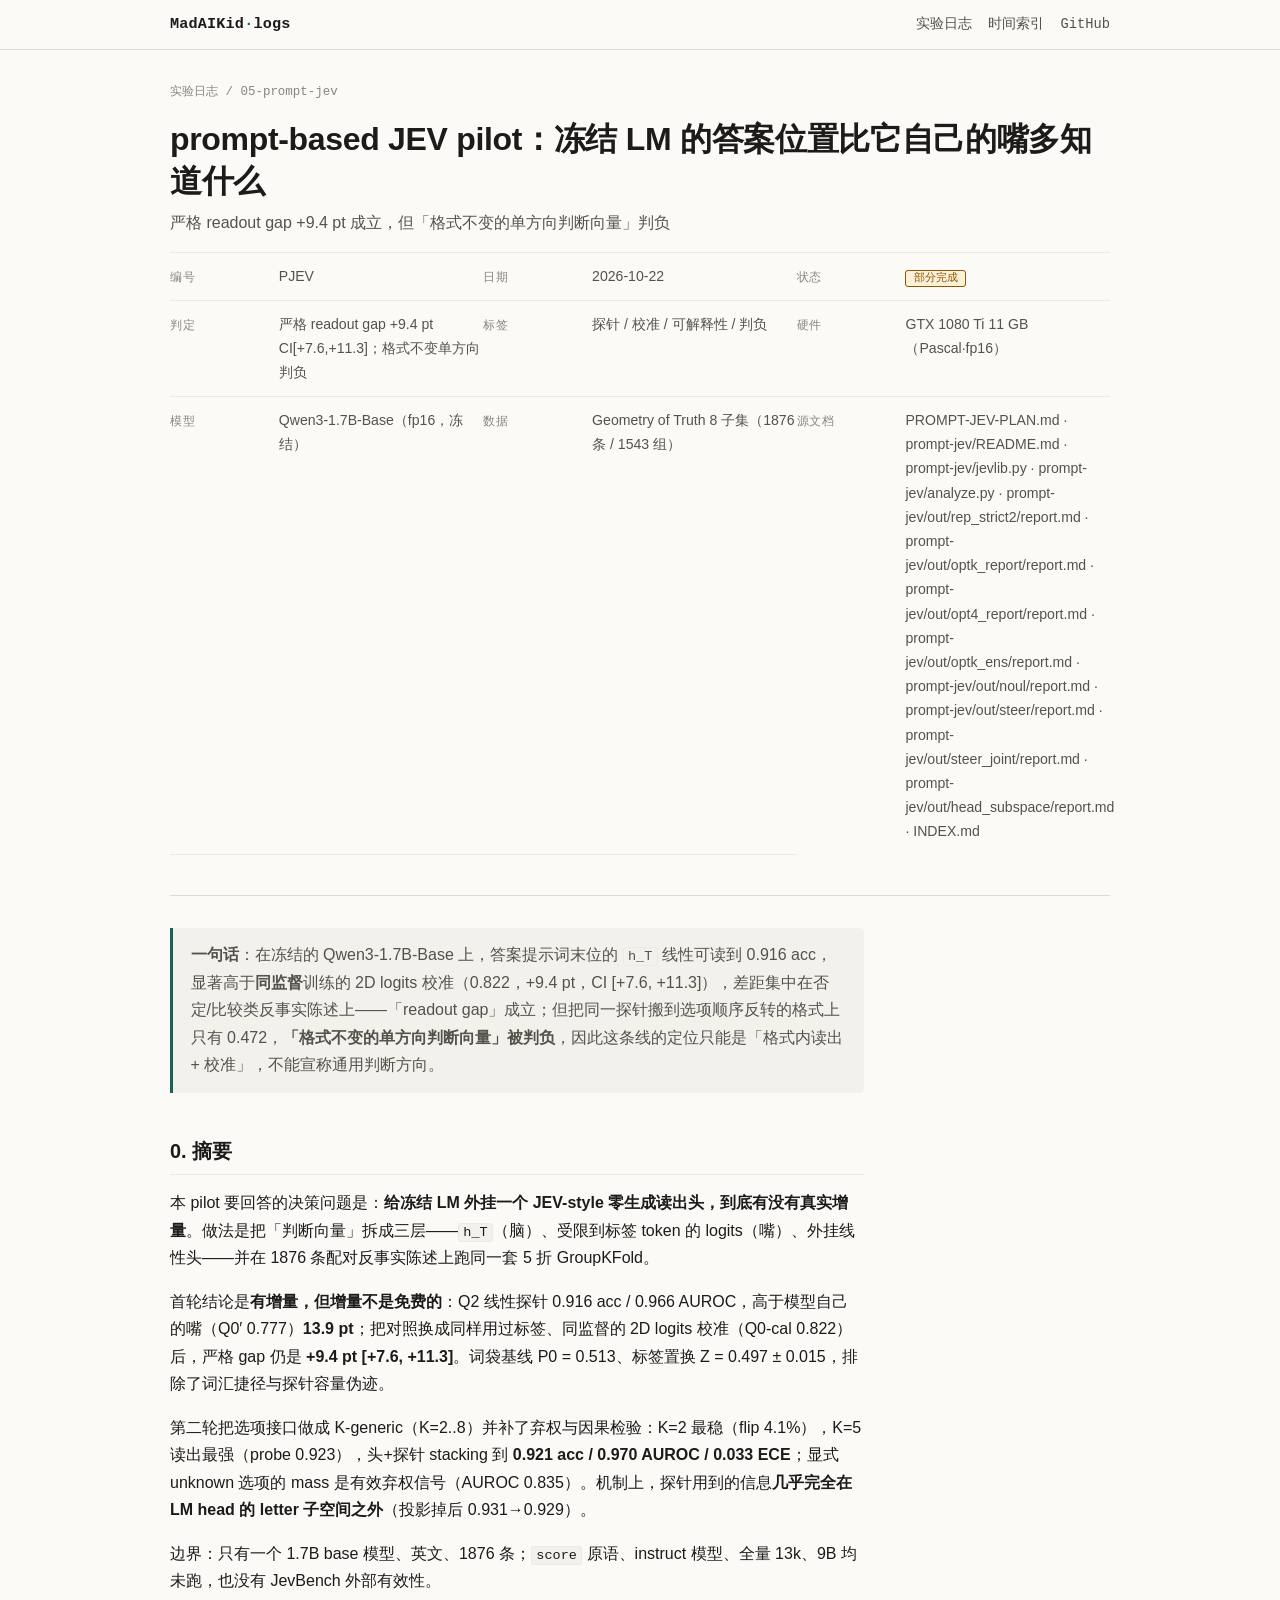
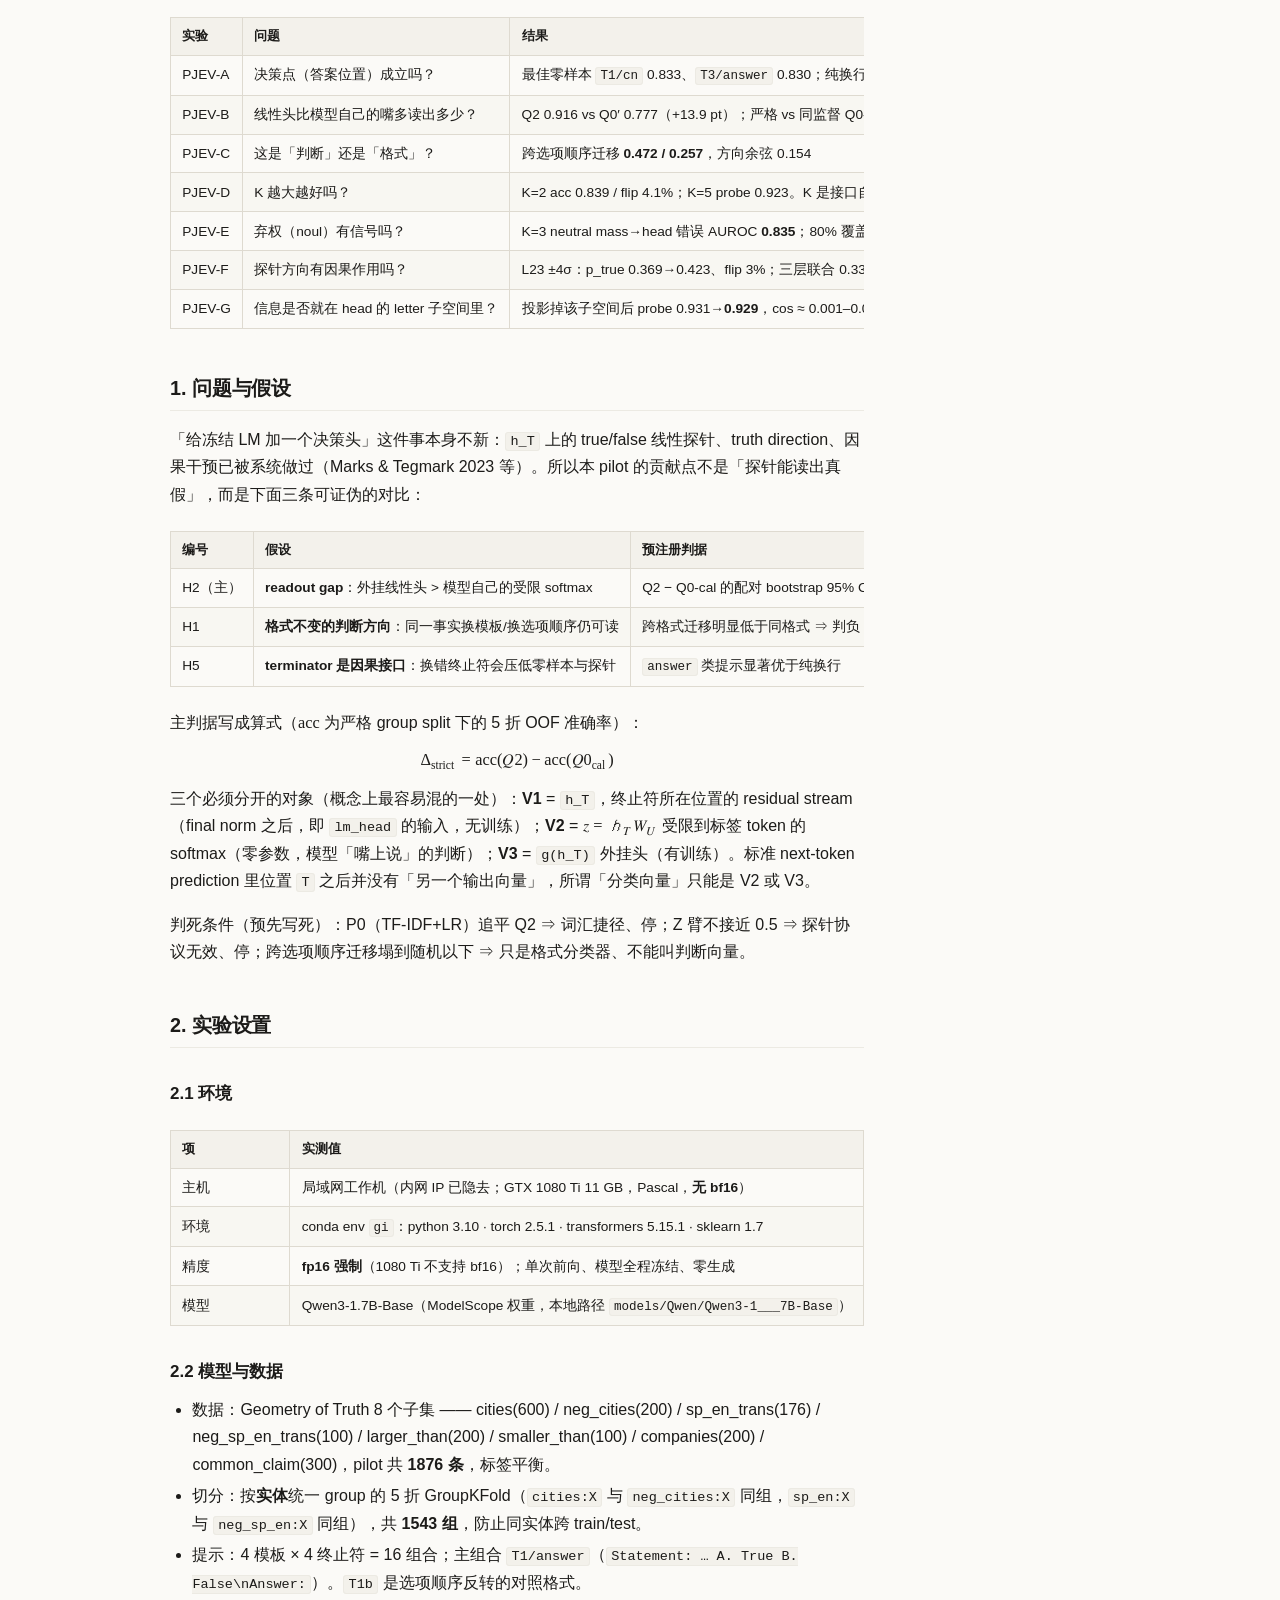
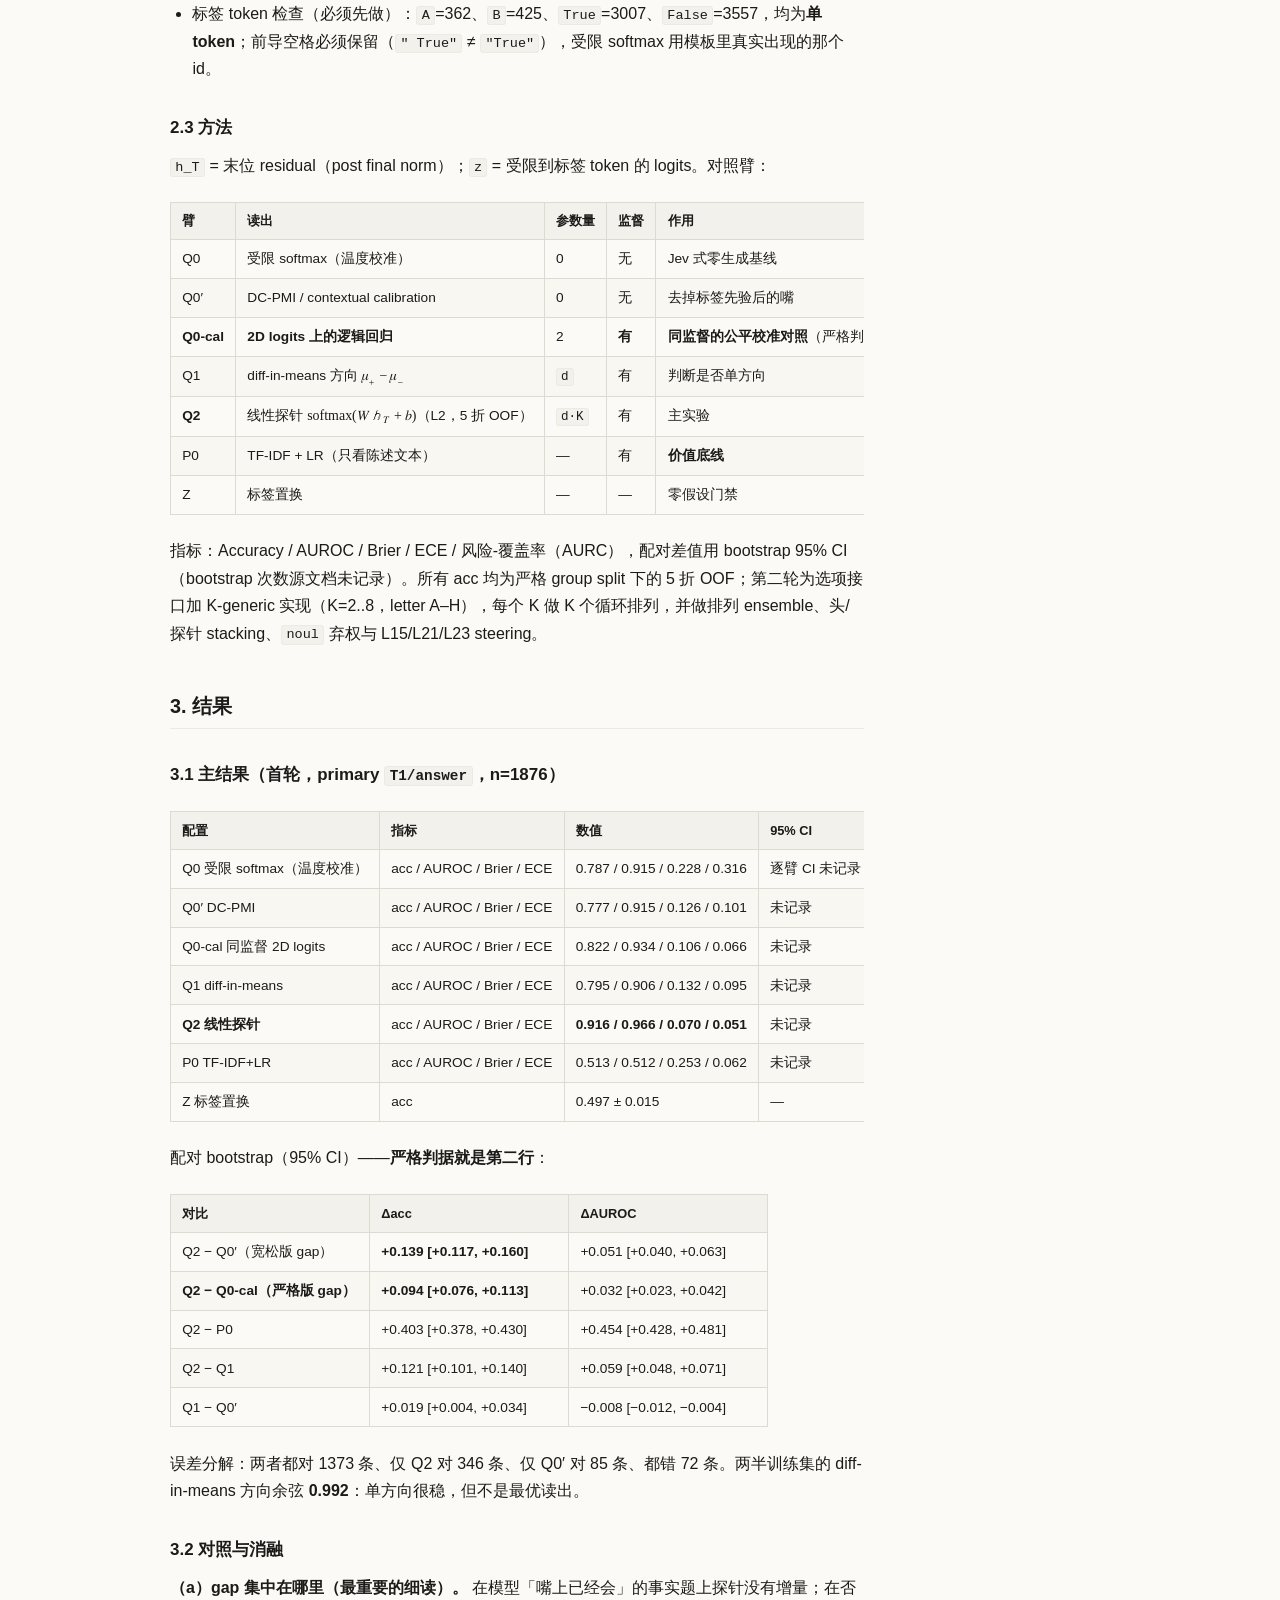
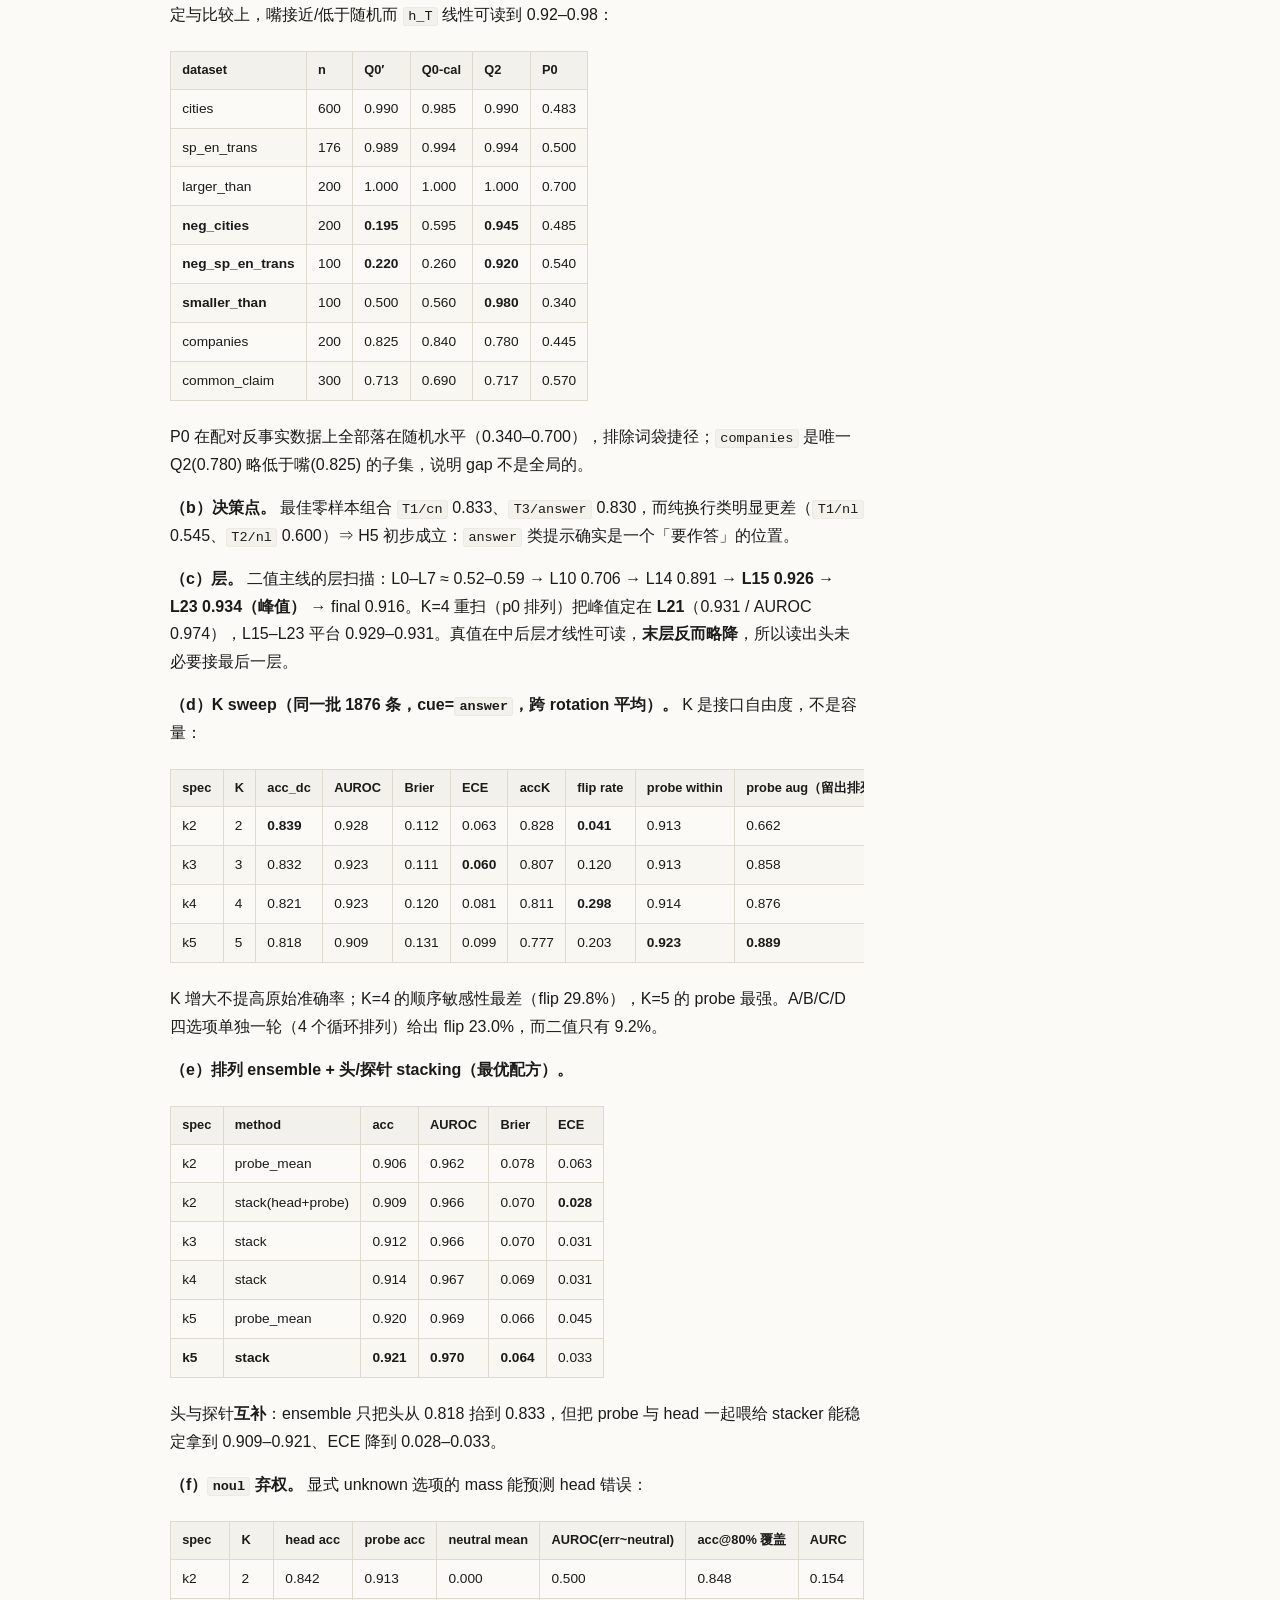
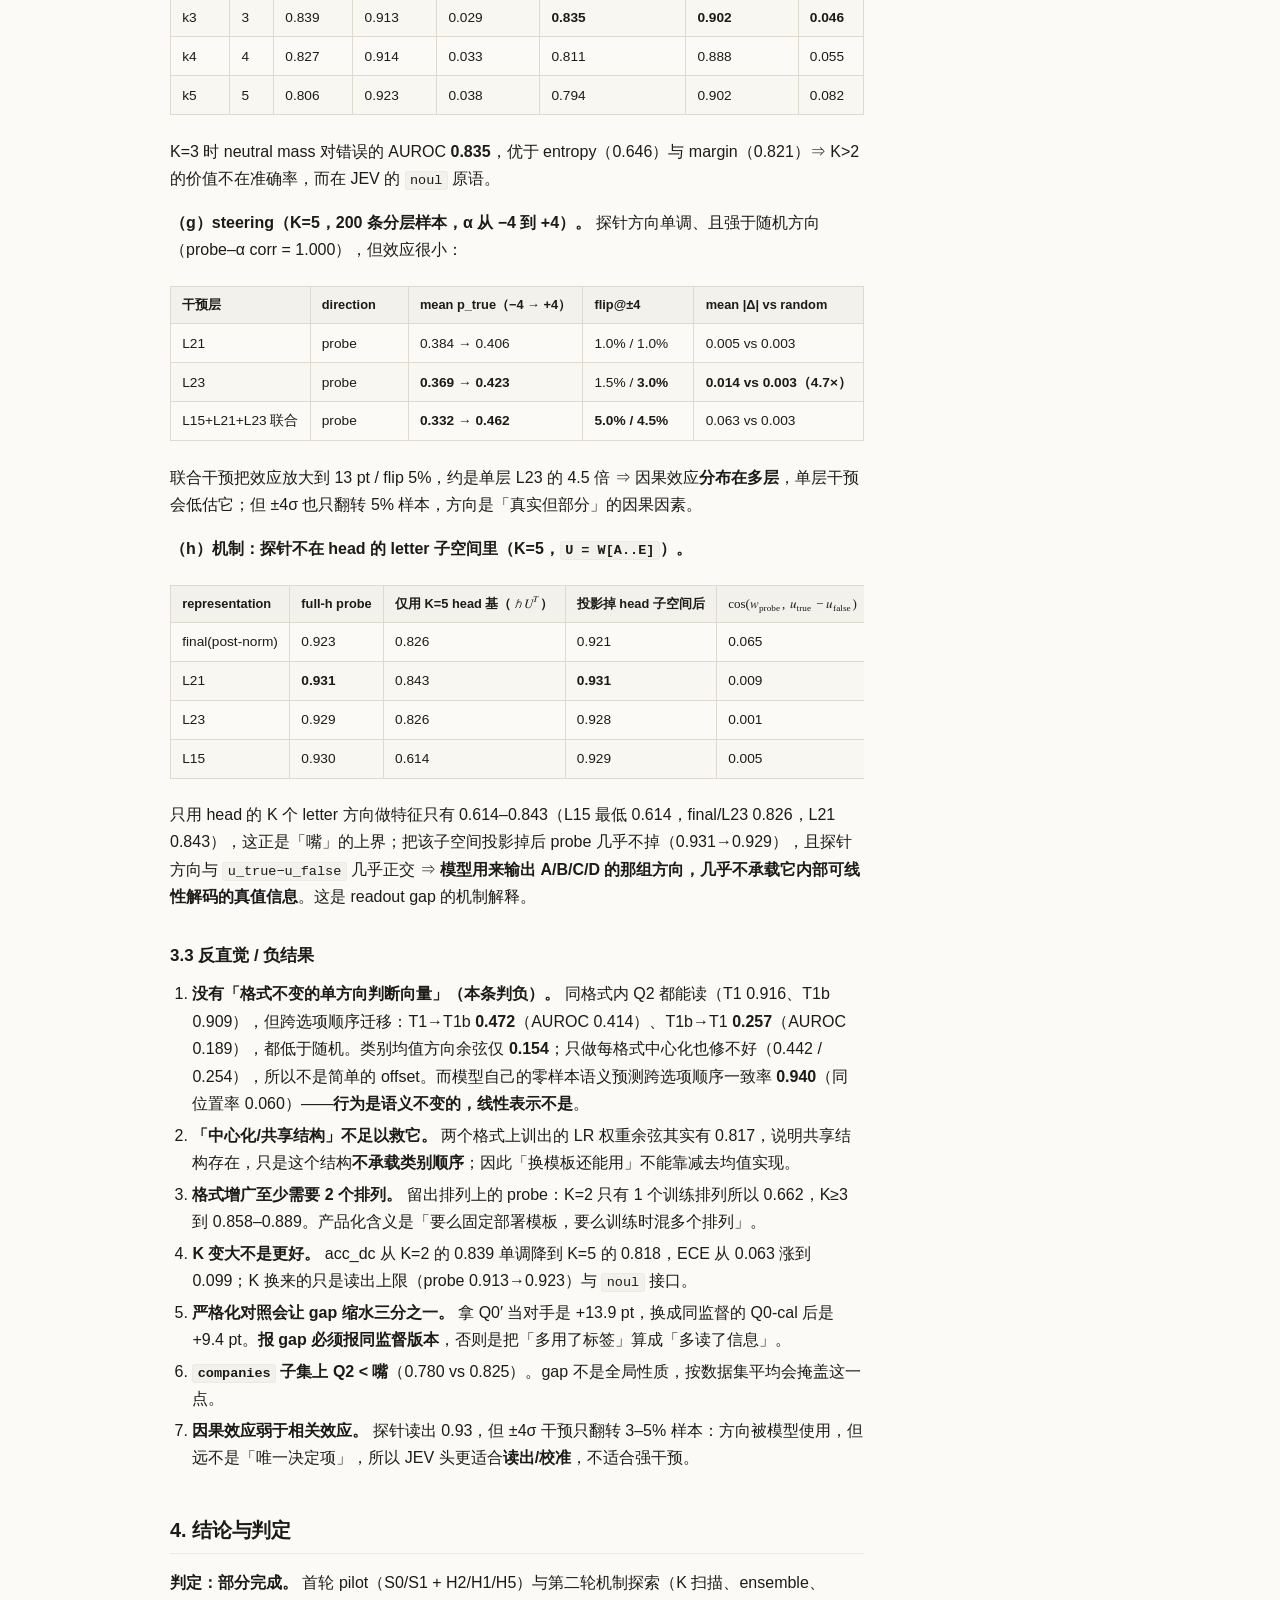
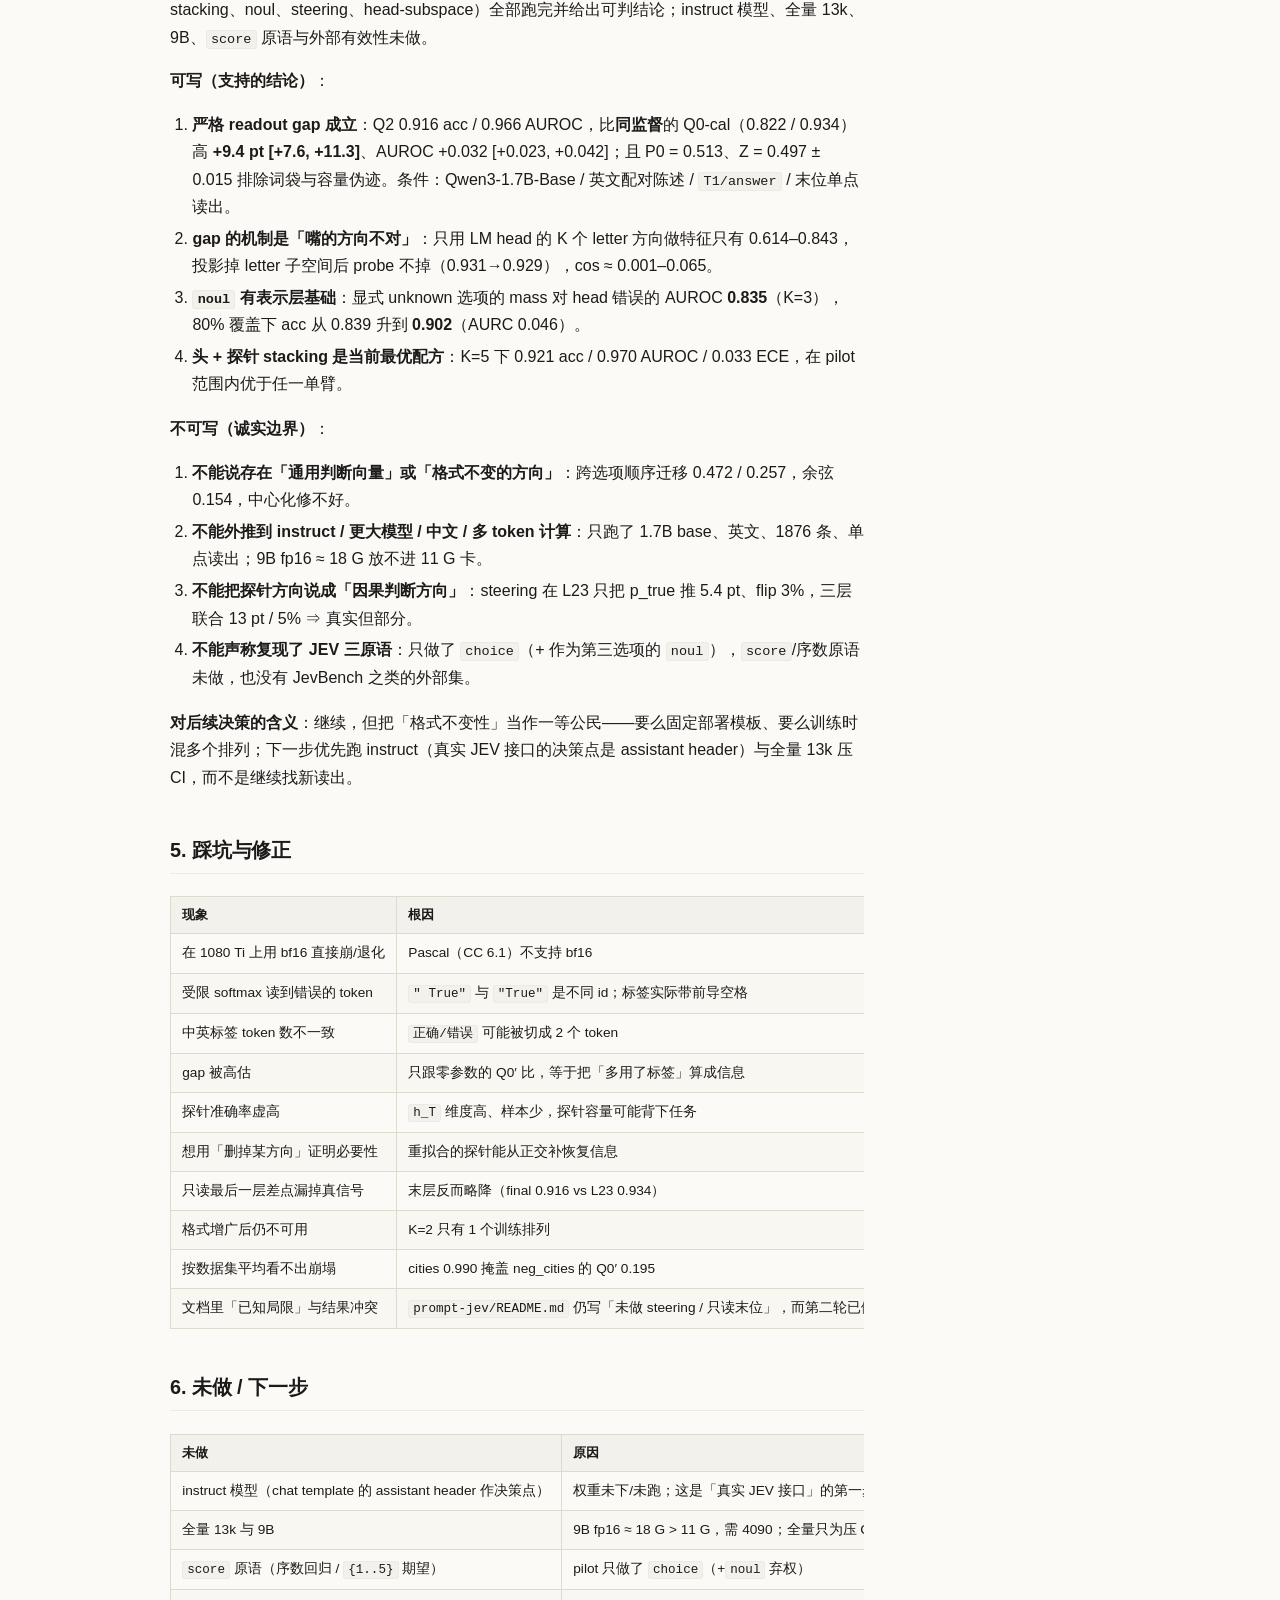
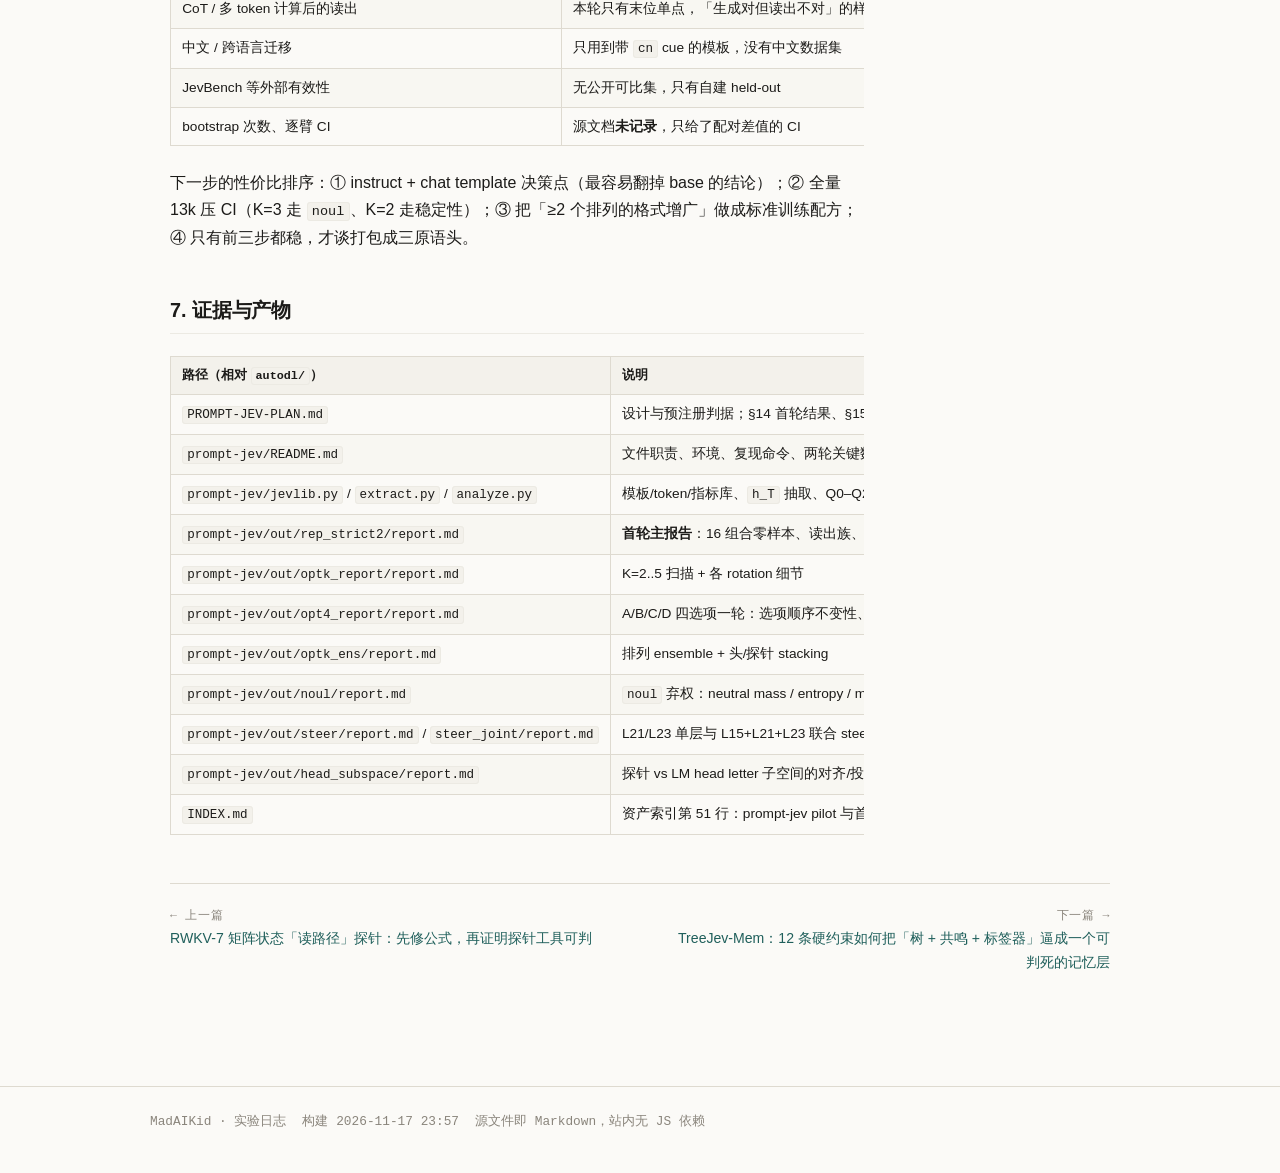
<file: logs/05-prompt-jev.html>
<!DOCTYPE html>
<html lang="zh-CN">
<head>
<meta charset="utf-8">
<meta name="viewport" content="width=device-width, initial-scale=1">
<title>prompt-based JEV pilot：冻结 LM 的答案位置比它自己的嘴多知道什么 · MadAIKid · 实验日志</title>
<meta name="description" content="在冻结的 Qwen3-1.7B-Base 上，答案提示词末位的 hT 线性可读到 0.916 acc，显著高于同监督训练的 2D logits 校准（0.822，+9.4 pt，CI [+7.6, +11.3]），差距集中在否定/比较类反事实陈述上——「readout gap」成立；但把同一探针搬到选项顺序反转的格式上只有 0.472，「格式不变的单方向判断向量」被判负，因此这条线的定位只能…">
<meta name="generator" content="blog/build.py">
<link rel="stylesheet" href="../assets/style.css">
</head>
<body>
<header class="site-header"><div class="inner">
<a class="brand" href="../index.html">MadAIKid<span class="dot">·</span>logs</a>
<nav class="site-nav">
<a href="../index.html">实验日志</a>
<a href="../timeline.html">时间索引</a>
<a href="https://github.com/MadAIKid/MadAIKid_logs">GitHub</a>
</nav>
</div></header>
<main class="wrap">
<div class="article-head">
<div class="crumb"><a href="../index.html">实验日志</a> / 05-prompt-jev</div>
<h1>prompt-based JEV pilot：冻结 LM 的答案位置比它自己的嘴多知道什么</h1>
<p class="subtitle">严格 readout gap +9.4 pt 成立，但「格式不变的单方向判断向量」判负</p>
<dl class="spec"><div class="item"><dt>编号</dt><dd>PJEV</dd></div><div class="item"><dt>日期</dt><dd>2026-10-22</dd></div><div class="item"><dt>状态</dt><dd><span class="badge status-部分完成">部分完成</span></dd></div><div class="item"><dt>判定</dt><dd>严格 readout gap +9.4 pt CI[+7.6,+11.3]；格式不变单方向判负</dd></div><div class="item"><dt>标签</dt><dd>探针 / 校准 / 可解释性 / 判负</dd></div><div class="item"><dt>硬件</dt><dd>GTX 1080 Ti 11 GB（Pascal·fp16）</dd></div><div class="item"><dt>模型</dt><dd>Qwen3-1.7B-Base（fp16，冻结）</dd></div><div class="item"><dt>数据</dt><dd>Geometry of Truth 8 子集（1876 条 / 1543 组）</dd></div><div class="item"><dt>源文档</dt><dd>PROMPT-JEV-PLAN.md · prompt-jev/README.md · prompt-jev/jevlib.py · prompt-jev/analyze.py · prompt-jev/out/rep_strict2/report.md · prompt-jev/out/optk_report/report.md · prompt-jev/out/opt4_report/report.md · prompt-jev/out/optk_ens/report.md · prompt-jev/out/noul/report.md · prompt-jev/out/steer/report.md · prompt-jev/out/steer_joint/report.md · prompt-jev/out/head_subspace/report.md · INDEX.md</dd></div></dl>
</div>
<article class="prose">
<blockquote>
<p><strong>一句话</strong>：在冻结的 Qwen3-1.7B-Base 上，答案提示词末位的 <code>h_T</code> 线性可读到 0.916 acc，显著高于<strong>同监督</strong>训练的 2D logits 校准（0.822，+9.4 pt，CI [+7.6, +11.3]），差距集中在否定/比较类反事实陈述上——「readout gap」成立；但把同一探针搬到选项顺序反转的格式上只有 0.472，<strong>「格式不变的单方向判断向量」被判负</strong>，因此这条线的定位只能是「格式内读出 + 校准」，不能宣称通用判断方向。</p>
</blockquote>
<h2 id="摘要">0. 摘要</h2>
<p>本 pilot 要回答的决策问题是：<strong>给冻结 LM 外挂一个 JEV-style 零生成读出头，到底有没有真实增量</strong>。做法是把「判断向量」拆成三层——<code>h_T</code>（脑）、受限到标签 token 的 logits（嘴）、外挂线性头——并在 1876 条配对反事实陈述上跑同一套 5 折 GroupKFold。</p>
<p>首轮结论是<strong>有增量，但增量不是免费的</strong>：Q2 线性探针 0.916 acc / 0.966 AUROC，高于模型自己的嘴（Q0′ 0.777）<strong>13.9 pt</strong>；把对照换成同样用过标签、同监督的 2D logits 校准（Q0-cal 0.822）后，严格 gap 仍是 <strong>+9.4 pt [+7.6, +11.3]</strong>。词袋基线 P0 = 0.513、标签置换 Z = 0.497 ± 0.015，排除了词汇捷径与探针容量伪迹。</p>
<p>第二轮把选项接口做成 K-generic（K=2..8）并补了弃权与因果检验：K=2 最稳（flip 4.1%），K=5 读出最强（probe 0.923），头+探针 stacking 到 <strong>0.921 acc / 0.970 AUROC / 0.033 ECE</strong>；显式 unknown 选项的 mass 是有效弃权信号（AUROC 0.835）。机制上，探针用到的信息<strong>几乎完全在 LM head 的 letter 子空间之外</strong>（投影掉后 0.931→0.929）。</p>
<p>边界：只有一个 1.7B base 模型、英文、1876 条；<code>score</code> 原语、instruct 模型、全量 13k、9B 均未跑，也没有 JevBench 外部有效性。</p>
<table>
<colgroup>
<col style="width: 25%" />
<col style="width: 25%" />
<col style="width: 25%" />
<col style="width: 25%" />
</colgroup>
<thead>
<tr>
<th>实验</th>
<th>问题</th>
<th>结果</th>
<th>判定</th>
</tr>
</thead>
<tbody>
<tr>
<td>PJEV-A</td>
<td>决策点（答案位置）成立吗？</td>
<td>最佳零样本 <code>T1/cn</code> 0.833、<code>T3/answer</code> 0.830；纯换行类掉到 0.545–0.709</td>
<td>✅</td>
</tr>
<tr>
<td>PJEV-B</td>
<td>线性头比模型自己的嘴多读出多少？</td>
<td>Q2 0.916 vs Q0′ 0.777（+13.9 pt）；严格 vs 同监督 Q0-cal <strong>+9.4 pt</strong></td>
<td>✅</td>
</tr>
<tr>
<td>PJEV-C</td>
<td>这是「判断」还是「格式」？</td>
<td>跨选项顺序迁移 <strong>0.472 / 0.257</strong>，方向余弦 0.154</td>
<td>❌ 判负</td>
</tr>
<tr>
<td>PJEV-D</td>
<td>K 越大越好吗？</td>
<td>K=2 acc 0.839 / flip 4.1%；K=5 probe 0.923。K 是接口自由度</td>
<td>✅</td>
</tr>
<tr>
<td>PJEV-E</td>
<td>弃权（noul）有信号吗？</td>
<td>K=3 neutral mass→head 错误 AUROC <strong>0.835</strong>；80% 覆盖 acc 0.902</td>
<td>✅</td>
</tr>
<tr>
<td>PJEV-F</td>
<td>探针方向有因果作用吗？</td>
<td>L23 ±4σ：p_true 0.369→0.423、flip 3%；三层联合 0.332→0.462</td>
<td>⚠️ 真实但弱</td>
</tr>
<tr>
<td>PJEV-G</td>
<td>信息是否就在 head 的 letter 子空间里？</td>
<td>投影掉该子空间后 probe 0.931→<strong>0.929</strong>，cos ≈ 0.001–0.065</td>
<td>✅ 机制</td>
</tr>
</tbody>
</table>
<h2 id="问题与假设">1. 问题与假设</h2>
<p>「给冻结 LM 加一个决策头」这件事本身不新：<code>h_T</code> 上的 true/false 线性探针、truth direction、因果干预已被系统做过（Marks &amp; Tegmark 2023 等）。所以本 pilot 的贡献点不是「探针能读出真假」，而是下面三条可证伪的对比：</p>
<table>
<colgroup>
<col style="width: 33%" />
<col style="width: 33%" />
<col style="width: 33%" />
</colgroup>
<thead>
<tr>
<th>编号</th>
<th>假设</th>
<th>预注册判据</th>
</tr>
</thead>
<tbody>
<tr>
<td>H2（主）</td>
<td><strong>readout gap</strong>：外挂线性头 &gt; 模型自己的受限 softmax</td>
<td>Q2 − Q0-cal 的配对 bootstrap 95% CI 下界 &gt; 0</td>
</tr>
<tr>
<td>H1</td>
<td><strong>格式不变的判断方向</strong>：同一事实换模板/换选项顺序仍可读</td>
<td>跨格式迁移明显低于同格式 ⇒ 判负（源文档口径：只在同格式有效 = 格式分类器，不是判断向量）</td>
</tr>
<tr>
<td>H5</td>
<td><strong>terminator 是因果接口</strong>：换错终止符会压低零样本与探针</td>
<td><code>answer</code> 类提示显著优于纯换行</td>
</tr>
</tbody>
</table>
<p>主判据写成算式（<math display="inline" xmlns="http://www.w3.org/1998/Math/MathML"><semantics><mrow><mi mathvariant="normal">a</mi><mi mathvariant="normal">c</mi><mi mathvariant="normal">c</mi></mrow><annotation encoding="application/x-tex">\mathrm{acc}</annotation></semantics></math> 为严格 group split 下的 5 折 OOF 准确率）：</p>
<p><math display="block" xmlns="http://www.w3.org/1998/Math/MathML"><semantics><mrow><msub><mi mathvariant="normal">Δ</mi><mrow><mi mathvariant="normal">s</mi><mi mathvariant="normal">t</mi><mi mathvariant="normal">r</mi><mi mathvariant="normal">i</mi><mi mathvariant="normal">c</mi><mi mathvariant="normal">t</mi></mrow></msub><mo>=</mo><mrow><mi mathvariant="normal">a</mi><mi mathvariant="normal">c</mi><mi mathvariant="normal">c</mi></mrow><mo stretchy="false" form="prefix">(</mo><mi>Q</mi><mn>2</mn><mo stretchy="false" form="postfix">)</mo><mo>−</mo><mrow><mi mathvariant="normal">a</mi><mi mathvariant="normal">c</mi><mi mathvariant="normal">c</mi></mrow><mo stretchy="false" form="prefix">(</mo><mi>Q</mi><msub><mn>0</mn><mrow><mi mathvariant="normal">c</mi><mi mathvariant="normal">a</mi><mi mathvariant="normal">l</mi></mrow></msub><mo stretchy="false" form="postfix">)</mo></mrow><annotation encoding="application/x-tex">\Delta_{\mathrm{strict}} = \mathrm{acc}(Q2) - \mathrm{acc}(Q0_{\mathrm{cal}})</annotation></semantics></math></p>
<p>三个必须分开的对象（概念上最容易混的一处）：<strong>V1</strong> = <code>h_T</code>，终止符所在位置的 residual stream（final norm 之后，即 <code>lm_head</code> 的输入，无训练）；<strong>V2</strong> = <math display="inline" xmlns="http://www.w3.org/1998/Math/MathML"><semantics><mrow><mi>z</mi><mo>=</mo><msub><mi>h</mi><mi>T</mi></msub><msub><mi>W</mi><mi>U</mi></msub></mrow><annotation encoding="application/x-tex">z = h_T W_U</annotation></semantics></math> 受限到标签 token 的 softmax（零参数，模型「嘴上说」的判断）；<strong>V3</strong> = <code>g(h_T)</code> 外挂头（有训练）。标准 next-token prediction 里位置 <code>T</code> 之后并没有「另一个输出向量」，所谓「分类向量」只能是 V2 或 V3。</p>
<p>判死条件（预先写死）：P0（TF-IDF+LR）追平 Q2 ⇒ 词汇捷径、停；Z 臂不接近 0.5 ⇒ 探针协议无效、停；跨选项顺序迁移塌到随机以下 ⇒ 只是格式分类器、不能叫判断向量。</p>
<h2 id="实验设置">2. 实验设置</h2>
<h3 id="环境">2.1 环境</h3>
<table>
<colgroup>
<col style="width: 50%" />
<col style="width: 50%" />
</colgroup>
<thead>
<tr>
<th>项</th>
<th>实测值</th>
</tr>
</thead>
<tbody>
<tr>
<td>主机</td>
<td>局域网工作机（内网 IP 已隐去；GTX 1080 Ti 11 GB，Pascal，<strong>无 bf16</strong>）</td>
</tr>
<tr>
<td>环境</td>
<td>conda env <code>gi</code>：python 3.10 · torch 2.5.1 · transformers 5.15.1 · sklearn 1.7</td>
</tr>
<tr>
<td>精度</td>
<td><strong>fp16 强制</strong>（1080 Ti 不支持 bf16）；单次前向、模型全程冻结、零生成</td>
</tr>
<tr>
<td>模型</td>
<td>Qwen3-1.7B-Base（ModelScope 权重，本地路径 <code>models/Qwen/Qwen3-1___7B-Base</code>）</td>
</tr>
</tbody>
</table>
<h3 id="模型与数据">2.2 模型与数据</h3>
<ul>
<li>数据：Geometry of Truth 8 个子集 —— cities(600) / neg_cities(200) / sp_en_trans(176) / neg_sp_en_trans(100) / larger_than(200) / smaller_than(100) / companies(200) / common_claim(300)，pilot 共 <strong>1876 条</strong>，标签平衡。</li>
<li>切分：按<strong>实体</strong>统一 group 的 5 折 GroupKFold（<code>cities:X</code> 与 <code>neg_cities:X</code> 同组，<code>sp_en:X</code> 与 <code>neg_sp_en:X</code> 同组），共 <strong>1543 组</strong>，防止同实体跨 train/test。</li>
<li>提示：4 模板 × 4 终止符 = 16 组合；主组合 <code>T1/answer</code>（<code>Statement: … A. True B. False\nAnswer:</code>）。<code>T1b</code> 是选项顺序反转的对照格式。</li>
<li>标签 token 检查（必须先做）：<code>A</code>=362、<code>B</code>=425、<code>True</code>=3007、<code>False</code>=3557，均为<strong>单 token</strong>；前导空格必须保留（<code>" True"</code> ≠ <code>"True"</code>），受限 softmax 用模板里真实出现的那个 id。</li>
</ul>
<h3 id="方法">2.3 方法</h3>
<p><code>h_T</code> = 末位 residual（post final norm）；<code>z</code> = 受限到标签 token 的 logits。对照臂：</p>
<table>
<colgroup>
<col style="width: 20%" />
<col style="width: 20%" />
<col style="width: 20%" />
<col style="width: 20%" />
<col style="width: 20%" />
</colgroup>
<thead>
<tr>
<th>臂</th>
<th>读出</th>
<th>参数量</th>
<th>监督</th>
<th>作用</th>
</tr>
</thead>
<tbody>
<tr>
<td>Q0</td>
<td>受限 softmax（温度校准）</td>
<td>0</td>
<td>无</td>
<td>Jev 式零生成基线</td>
</tr>
<tr>
<td>Q0′</td>
<td>DC-PMI / contextual calibration</td>
<td>0</td>
<td>无</td>
<td>去掉标签先验后的嘴</td>
</tr>
<tr>
<td><strong>Q0-cal</strong></td>
<td><strong>2D logits 上的逻辑回归</strong></td>
<td>2</td>
<td><strong>有</strong></td>
<td><strong>同监督的公平校准对照</strong>（严格判据的分母）</td>
</tr>
<tr>
<td>Q1</td>
<td>diff-in-means 方向 <math display="inline" xmlns="http://www.w3.org/1998/Math/MathML"><semantics><mrow><msub><mi>μ</mi><mo>+</mo></msub><mo>−</mo><msub><mi>μ</mi><mo>−</mo></msub></mrow><annotation encoding="application/x-tex">\mu_+ - \mu_-</annotation></semantics></math></td>
<td><code>d</code></td>
<td>有</td>
<td>判断是否单方向</td>
</tr>
<tr>
<td><strong>Q2</strong></td>
<td>线性探针 <math display="inline" xmlns="http://www.w3.org/1998/Math/MathML"><semantics><mrow><mrow><mi mathvariant="normal">s</mi><mi mathvariant="normal">o</mi><mi mathvariant="normal">f</mi><mi mathvariant="normal">t</mi><mi mathvariant="normal">m</mi><mi mathvariant="normal">a</mi><mi mathvariant="normal">x</mi></mrow><mo stretchy="false" form="prefix">(</mo><mi>W</mi><msub><mi>h</mi><mi>T</mi></msub><mo>+</mo><mi>b</mi><mo stretchy="false" form="postfix">)</mo></mrow><annotation encoding="application/x-tex">\mathrm{softmax}(W h_T + b)</annotation></semantics></math>（L2，5 折 OOF）</td>
<td><code>d·K</code></td>
<td>有</td>
<td>主实验</td>
</tr>
<tr>
<td>P0</td>
<td>TF-IDF + LR（只看陈述文本）</td>
<td>—</td>
<td>有</td>
<td><strong>价值底线</strong></td>
</tr>
<tr>
<td>Z</td>
<td>标签置换</td>
<td>—</td>
<td>—</td>
<td>零假设门禁</td>
</tr>
</tbody>
</table>
<p>指标：Accuracy / AUROC / Brier / ECE / 风险-覆盖率（AURC），配对差值用 bootstrap 95% CI（bootstrap 次数源文档未记录）。所有 acc 均为严格 group split 下的 5 折 OOF；第二轮为选项接口加 K-generic 实现（K=2..8，letter A–H），每个 K 做 K 个循环排列，并做排列 ensemble、头/探针 stacking、<code>noul</code> 弃权与 L15/L21/L23 steering。</p>
<h2 id="结果">3. 结果</h2>
<h3 id="主结果首轮primary-t1answern1876">3.1 主结果（首轮，primary <code>T1/answer</code>，n=1876）</h3>
<table>
<colgroup>
<col style="width: 20%" />
<col style="width: 20%" />
<col style="width: 20%" />
<col style="width: 20%" />
<col style="width: 20%" />
</colgroup>
<thead>
<tr>
<th>配置</th>
<th>指标</th>
<th>数值</th>
<th>95% CI</th>
<th>判定</th>
</tr>
</thead>
<tbody>
<tr>
<td>Q0 受限 softmax（温度校准）</td>
<td>acc / AUROC / Brier / ECE</td>
<td>0.787 / 0.915 / 0.228 / 0.316</td>
<td>逐臂 CI 未记录</td>
<td>基线</td>
</tr>
<tr>
<td>Q0′ DC-PMI</td>
<td>acc / AUROC / Brier / ECE</td>
<td>0.777 / 0.915 / 0.126 / 0.101</td>
<td>未记录</td>
<td>基线</td>
</tr>
<tr>
<td>Q0-cal 同监督 2D logits</td>
<td>acc / AUROC / Brier / ECE</td>
<td>0.822 / 0.934 / 0.106 / 0.066</td>
<td>未记录</td>
<td><strong>严格分母</strong></td>
</tr>
<tr>
<td>Q1 diff-in-means</td>
<td>acc / AUROC / Brier / ECE</td>
<td>0.795 / 0.906 / 0.132 / 0.095</td>
<td>未记录</td>
<td>单方向不足</td>
</tr>
<tr>
<td><strong>Q2 线性探针</strong></td>
<td>acc / AUROC / Brier / ECE</td>
<td><strong>0.916 / 0.966 / 0.070 / 0.051</strong></td>
<td>未记录</td>
<td>✅</td>
</tr>
<tr>
<td>P0 TF-IDF+LR</td>
<td>acc / AUROC / Brier / ECE</td>
<td>0.513 / 0.512 / 0.253 / 0.062</td>
<td>未记录</td>
<td>✅ 随机</td>
</tr>
<tr>
<td>Z 标签置换</td>
<td>acc</td>
<td>0.497 ± 0.015</td>
<td>—</td>
<td>✅ 门禁过关</td>
</tr>
</tbody>
</table>
<p>配对 bootstrap（95% CI）——<strong>严格判据就是第二行</strong>：</p>
<table>
<colgroup>
<col style="width: 33%" />
<col style="width: 33%" />
<col style="width: 33%" />
</colgroup>
<thead>
<tr>
<th>对比</th>
<th>Δacc</th>
<th>ΔAUROC</th>
</tr>
</thead>
<tbody>
<tr>
<td>Q2 − Q0′（宽松版 gap）</td>
<td><strong>+0.139 [+0.117, +0.160]</strong></td>
<td>+0.051 [+0.040, +0.063]</td>
</tr>
<tr>
<td><strong>Q2 − Q0-cal（严格版 gap）</strong></td>
<td><strong>+0.094 [+0.076, +0.113]</strong></td>
<td>+0.032 [+0.023, +0.042]</td>
</tr>
<tr>
<td>Q2 − P0</td>
<td>+0.403 [+0.378, +0.430]</td>
<td>+0.454 [+0.428, +0.481]</td>
</tr>
<tr>
<td>Q2 − Q1</td>
<td>+0.121 [+0.101, +0.140]</td>
<td>+0.059 [+0.048, +0.071]</td>
</tr>
<tr>
<td>Q1 − Q0′</td>
<td>+0.019 [+0.004, +0.034]</td>
<td>−0.008 [−0.012, −0.004]</td>
</tr>
</tbody>
</table>
<p>误差分解：两者都对 1373 条、仅 Q2 对 346 条、仅 Q0′ 对 85 条、都错 72 条。两半训练集的 diff-in-means 方向余弦 <strong>0.992</strong>：单方向很稳，但不是最优读出。</p>
<h3 id="对照与消融">3.2 对照与消融</h3>
<p><strong>（a）gap 集中在哪里（最重要的细读）。</strong> 在模型「嘴上已经会」的事实题上探针没有增量；在否定与比较上，嘴接近/低于随机而 <code>h_T</code> 线性可读到 0.92–0.98：</p>
<table>
<thead>
<tr>
<th>dataset</th>
<th>n</th>
<th>Q0′</th>
<th>Q0-cal</th>
<th>Q2</th>
<th>P0</th>
</tr>
</thead>
<tbody>
<tr>
<td>cities</td>
<td>600</td>
<td>0.990</td>
<td>0.985</td>
<td>0.990</td>
<td>0.483</td>
</tr>
<tr>
<td>sp_en_trans</td>
<td>176</td>
<td>0.989</td>
<td>0.994</td>
<td>0.994</td>
<td>0.500</td>
</tr>
<tr>
<td>larger_than</td>
<td>200</td>
<td>1.000</td>
<td>1.000</td>
<td>1.000</td>
<td>0.700</td>
</tr>
<tr>
<td><strong>neg_cities</strong></td>
<td>200</td>
<td><strong>0.195</strong></td>
<td>0.595</td>
<td><strong>0.945</strong></td>
<td>0.485</td>
</tr>
<tr>
<td><strong>neg_sp_en_trans</strong></td>
<td>100</td>
<td><strong>0.220</strong></td>
<td>0.260</td>
<td><strong>0.920</strong></td>
<td>0.540</td>
</tr>
<tr>
<td><strong>smaller_than</strong></td>
<td>100</td>
<td>0.500</td>
<td>0.560</td>
<td><strong>0.980</strong></td>
<td>0.340</td>
</tr>
<tr>
<td>companies</td>
<td>200</td>
<td>0.825</td>
<td>0.840</td>
<td>0.780</td>
<td>0.445</td>
</tr>
<tr>
<td>common_claim</td>
<td>300</td>
<td>0.713</td>
<td>0.690</td>
<td>0.717</td>
<td>0.570</td>
</tr>
</tbody>
</table>
<p>P0 在配对反事实数据上全部落在随机水平（0.340–0.700），排除词袋捷径；<code>companies</code> 是唯一 Q2(0.780) 略低于嘴(0.825) 的子集，说明 gap 不是全局的。</p>
<p><strong>（b）决策点。</strong> 最佳零样本组合 <code>T1/cn</code> 0.833、<code>T3/answer</code> 0.830，而纯换行类明显更差（<code>T1/nl</code> 0.545、<code>T2/nl</code> 0.600）⇒ H5 初步成立：<code>answer</code> 类提示确实是一个「要作答」的位置。</p>
<p><strong>（c）层。</strong> 二值主线的层扫描：L0–L7 ≈ 0.52–0.59 → L10 0.706 → L14 0.891 → <strong>L15 0.926</strong> → <strong>L23 0.934（峰值）</strong> → final 0.916。K=4 重扫（p0 排列）把峰值定在 <strong>L21</strong>（0.931 / AUROC 0.974），L15–L23 平台 0.929–0.931。真值在中后层才线性可读，<strong>末层反而略降</strong>，所以读出头未必要接最后一层。</p>
<p><strong>（d）K sweep（同一批 1876 条，cue=<code>answer</code>，跨 rotation 平均）。</strong> K 是接口自由度，不是容量：</p>
<table style="width:100%;">
<colgroup>
<col style="width: 10%" />
<col style="width: 10%" />
<col style="width: 10%" />
<col style="width: 10%" />
<col style="width: 10%" />
<col style="width: 10%" />
<col style="width: 10%" />
<col style="width: 10%" />
<col style="width: 10%" />
<col style="width: 10%" />
</colgroup>
<thead>
<tr>
<th>spec</th>
<th>K</th>
<th>acc_dc</th>
<th>AUROC</th>
<th>Brier</th>
<th>ECE</th>
<th>accK</th>
<th>flip rate</th>
<th>probe within</th>
<th>probe aug（留出排列）</th>
</tr>
</thead>
<tbody>
<tr>
<td>k2</td>
<td>2</td>
<td><strong>0.839</strong></td>
<td>0.928</td>
<td>0.112</td>
<td>0.063</td>
<td>0.828</td>
<td><strong>0.041</strong></td>
<td>0.913</td>
<td>0.662</td>
</tr>
<tr>
<td>k3</td>
<td>3</td>
<td>0.832</td>
<td>0.923</td>
<td>0.111</td>
<td><strong>0.060</strong></td>
<td>0.807</td>
<td>0.120</td>
<td>0.913</td>
<td>0.858</td>
</tr>
<tr>
<td>k4</td>
<td>4</td>
<td>0.821</td>
<td>0.923</td>
<td>0.120</td>
<td>0.081</td>
<td>0.811</td>
<td><strong>0.298</strong></td>
<td>0.914</td>
<td>0.876</td>
</tr>
<tr>
<td>k5</td>
<td>5</td>
<td>0.818</td>
<td>0.909</td>
<td>0.131</td>
<td>0.099</td>
<td>0.777</td>
<td>0.203</td>
<td><strong>0.923</strong></td>
<td><strong>0.889</strong></td>
</tr>
</tbody>
</table>
<p>K 增大不提高原始准确率；K=4 的顺序敏感性最差（flip 29.8%），K=5 的 probe 最强。A/B/C/D 四选项单独一轮（4 个循环排列）给出 flip 23.0%，而二值只有 9.2%。</p>
<p><strong>（e）排列 ensemble + 头/探针 stacking（最优配方）。</strong></p>
<table>
<thead>
<tr>
<th>spec</th>
<th>method</th>
<th>acc</th>
<th>AUROC</th>
<th>Brier</th>
<th>ECE</th>
</tr>
</thead>
<tbody>
<tr>
<td>k2</td>
<td>probe_mean</td>
<td>0.906</td>
<td>0.962</td>
<td>0.078</td>
<td>0.063</td>
</tr>
<tr>
<td>k2</td>
<td>stack(head+probe)</td>
<td>0.909</td>
<td>0.966</td>
<td>0.070</td>
<td><strong>0.028</strong></td>
</tr>
<tr>
<td>k3</td>
<td>stack</td>
<td>0.912</td>
<td>0.966</td>
<td>0.070</td>
<td>0.031</td>
</tr>
<tr>
<td>k4</td>
<td>stack</td>
<td>0.914</td>
<td>0.967</td>
<td>0.069</td>
<td>0.031</td>
</tr>
<tr>
<td>k5</td>
<td>probe_mean</td>
<td>0.920</td>
<td>0.969</td>
<td>0.066</td>
<td>0.045</td>
</tr>
<tr>
<td><strong>k5</strong></td>
<td><strong>stack</strong></td>
<td><strong>0.921</strong></td>
<td><strong>0.970</strong></td>
<td><strong>0.064</strong></td>
<td>0.033</td>
</tr>
</tbody>
</table>
<p>头与探针<strong>互补</strong>：ensemble 只把头从 0.818 抬到 0.833，但把 probe 与 head 一起喂给 stacker 能稳定拿到 0.909–0.921、ECE 降到 0.028–0.033。</p>
<p><strong>（f）<code>noul</code> 弃权。</strong> 显式 unknown 选项的 mass 能预测 head 错误：</p>
<table>
<colgroup>
<col style="width: 12%" />
<col style="width: 12%" />
<col style="width: 12%" />
<col style="width: 12%" />
<col style="width: 12%" />
<col style="width: 12%" />
<col style="width: 12%" />
<col style="width: 12%" />
</colgroup>
<thead>
<tr>
<th>spec</th>
<th>K</th>
<th>head acc</th>
<th>probe acc</th>
<th>neutral mean</th>
<th>AUROC(err~neutral)</th>
<th>acc@80% 覆盖</th>
<th>AURC</th>
</tr>
</thead>
<tbody>
<tr>
<td>k2</td>
<td>2</td>
<td>0.842</td>
<td>0.913</td>
<td>0.000</td>
<td>0.500</td>
<td>0.848</td>
<td>0.154</td>
</tr>
<tr>
<td>k3</td>
<td>3</td>
<td>0.839</td>
<td>0.913</td>
<td>0.029</td>
<td><strong>0.835</strong></td>
<td><strong>0.902</strong></td>
<td><strong>0.046</strong></td>
</tr>
<tr>
<td>k4</td>
<td>4</td>
<td>0.827</td>
<td>0.914</td>
<td>0.033</td>
<td>0.811</td>
<td>0.888</td>
<td>0.055</td>
</tr>
<tr>
<td>k5</td>
<td>5</td>
<td>0.806</td>
<td>0.923</td>
<td>0.038</td>
<td>0.794</td>
<td>0.902</td>
<td>0.082</td>
</tr>
</tbody>
</table>
<p>K=3 时 neutral mass 对错误的 AUROC <strong>0.835</strong>，优于 entropy（0.646）与 margin（0.821）⇒ K&gt;2 的价值不在准确率，而在 JEV 的 <code>noul</code> 原语。</p>
<p><strong>（g）steering（K=5，200 条分层样本，α 从 −4 到 +4）。</strong> 探针方向单调、且强于随机方向（probe–α corr = 1.000），但效应很小：</p>
<table>
<colgroup>
<col style="width: 20%" />
<col style="width: 20%" />
<col style="width: 20%" />
<col style="width: 20%" />
<col style="width: 20%" />
</colgroup>
<thead>
<tr>
<th>干预层</th>
<th>direction</th>
<th>mean p_true（−4 → +4）</th>
<th>flip@±4</th>
<th>mean |Δ| vs random</th>
</tr>
</thead>
<tbody>
<tr>
<td>L21</td>
<td>probe</td>
<td>0.384 → 0.406</td>
<td>1.0% / 1.0%</td>
<td>0.005 vs 0.003</td>
</tr>
<tr>
<td>L23</td>
<td>probe</td>
<td><strong>0.369 → 0.423</strong></td>
<td>1.5% / <strong>3.0%</strong></td>
<td><strong>0.014 vs 0.003（4.7×）</strong></td>
</tr>
<tr>
<td>L15+L21+L23 联合</td>
<td>probe</td>
<td><strong>0.332 → 0.462</strong></td>
<td><strong>5.0% / 4.5%</strong></td>
<td>0.063 vs 0.003</td>
</tr>
</tbody>
</table>
<p>联合干预把效应放大到 13 pt / flip 5%，约是单层 L23 的 4.5 倍 ⇒ 因果效应<strong>分布在多层</strong>，单层干预会低估它；但 ±4σ 也只翻转 5% 样本，方向是「真实但部分」的因果因素。</p>
<p><strong>（h）机制：探针不在 head 的 letter 子空间里（K=5，<code>U = W[A..E]</code>）。</strong></p>
<table>
<colgroup>
<col style="width: 20%" />
<col style="width: 20%" />
<col style="width: 20%" />
<col style="width: 20%" />
<col style="width: 20%" />
</colgroup>
<thead>
<tr>
<th>representation</th>
<th>full-h probe</th>
<th>仅用 K=5 head 基（<math display="inline" xmlns="http://www.w3.org/1998/Math/MathML"><semantics><mrow><mi>h</mi><msup><mi>U</mi><mi>T</mi></msup></mrow><annotation encoding="application/x-tex">h U^T</annotation></semantics></math>）</th>
<th>投影掉 head 子空间后</th>
<th><math display="inline" xmlns="http://www.w3.org/1998/Math/MathML"><semantics><mrow><mrow><mi>cos</mi><mo>&#8289;</mo></mrow><mo stretchy="false" form="prefix">(</mo><msub><mi>w</mi><mrow><mi mathvariant="normal">p</mi><mi mathvariant="normal">r</mi><mi mathvariant="normal">o</mi><mi mathvariant="normal">b</mi><mi mathvariant="normal">e</mi></mrow></msub><mo>,</mo><mspace width="0.167em"></mspace><msub><mi>u</mi><mrow><mi mathvariant="normal">t</mi><mi mathvariant="normal">r</mi><mi mathvariant="normal">u</mi><mi mathvariant="normal">e</mi></mrow></msub><mo>−</mo><msub><mi>u</mi><mrow><mi mathvariant="normal">f</mi><mi mathvariant="normal">a</mi><mi mathvariant="normal">l</mi><mi mathvariant="normal">s</mi><mi mathvariant="normal">e</mi></mrow></msub><mo stretchy="false" form="postfix">)</mo></mrow><annotation encoding="application/x-tex">\cos(w_{\mathrm{probe}},\, u_{\mathrm{true}}-u_{\mathrm{false}})</annotation></semantics></math></th>
</tr>
</thead>
<tbody>
<tr>
<td>final(post-norm)</td>
<td>0.923</td>
<td>0.826</td>
<td>0.921</td>
<td>0.065</td>
</tr>
<tr>
<td>L21</td>
<td><strong>0.931</strong></td>
<td>0.843</td>
<td><strong>0.931</strong></td>
<td>0.009</td>
</tr>
<tr>
<td>L23</td>
<td>0.929</td>
<td>0.826</td>
<td>0.928</td>
<td>0.001</td>
</tr>
<tr>
<td>L15</td>
<td>0.930</td>
<td>0.614</td>
<td>0.929</td>
<td>0.005</td>
</tr>
</tbody>
</table>
<p>只用 head 的 K 个 letter 方向做特征只有 0.614–0.843（L15 最低 0.614，final/L23 0.826，L21 0.843），这正是「嘴」的上界；把该子空间投影掉后 probe 几乎不掉（0.931→0.929），且探针方向与 <code>u_true−u_false</code> 几乎正交 ⇒ <strong>模型用来输出 A/B/C/D 的那组方向，几乎不承载它内部可线性解码的真值信息</strong>。这是 readout gap 的机制解释。</p>
<h3 id="反直觉-负结果">3.3 反直觉 / 负结果</h3>
<ol type="1">
<li><strong>没有「格式不变的单方向判断向量」（本条判负）。</strong> 同格式内 Q2 都能读（T1 0.916、T1b 0.909），但跨选项顺序迁移：T1→T1b <strong>0.472</strong>（AUROC 0.414）、T1b→T1 <strong>0.257</strong>（AUROC 0.189），都低于随机。类别均值方向余弦仅 <strong>0.154</strong>；只做每格式中心化也修不好（0.442 / 0.254），所以不是简单的 offset。而模型自己的零样本语义预测跨选项顺序一致率 <strong>0.940</strong>（同位置率 0.060）——<strong>行为是语义不变的，线性表示不是</strong>。</li>
<li><strong>「中心化/共享结构」不足以救它。</strong> 两个格式上训出的 LR 权重余弦其实有 0.817，说明共享结构存在，只是这个结构<strong>不承载类别顺序</strong>；因此「换模板还能用」不能靠减去均值实现。</li>
<li><strong>格式增广至少需要 2 个排列。</strong> 留出排列上的 probe：K=2 只有 1 个训练排列所以 0.662，K≥3 到 0.858–0.889。产品化含义是「要么固定部署模板，要么训练时混多个排列」。</li>
<li><strong>K 变大不是更好。</strong> acc_dc 从 K=2 的 0.839 单调降到 K=5 的 0.818，ECE 从 0.063 涨到 0.099；K 换来的只是读出上限（probe 0.913→0.923）与 <code>noul</code> 接口。</li>
<li><strong>严格化对照会让 gap 缩水三分之一。</strong> 拿 Q0′ 当对手是 +13.9 pt，换成同监督的 Q0-cal 后是 +9.4 pt。<strong>报 gap 必须报同监督版本</strong>，否则是把「多用了标签」算成「多读了信息」。</li>
<li><strong><code>companies</code> 子集上 Q2 &lt; 嘴</strong>（0.780 vs 0.825）。gap 不是全局性质，按数据集平均会掩盖这一点。</li>
<li><strong>因果效应弱于相关效应。</strong> 探针读出 0.93，但 ±4σ 干预只翻转 3–5% 样本：方向被模型使用，但远不是「唯一决定项」，所以 JEV 头更适合<strong>读出/校准</strong>，不适合强干预。</li>
</ol>
<h2 id="结论与判定">4. 结论与判定</h2>
<p><strong>判定：部分完成。</strong> 首轮 pilot（S0/S1 + H2/H1/H5）与第二轮机制探索（K 扫描、ensemble、stacking、noul、steering、head-subspace）全部跑完并给出可判结论；instruct 模型、全量 13k、9B、<code>score</code> 原语与外部有效性未做。</p>
<p><strong>可写（支持的结论）</strong>：</p>
<ol type="1">
<li><strong>严格 readout gap 成立</strong>：Q2 0.916 acc / 0.966 AUROC，比<strong>同监督</strong>的 Q0-cal（0.822 / 0.934）高 <strong>+9.4 pt [+7.6, +11.3]</strong>、AUROC +0.032 [+0.023, +0.042]；且 P0 = 0.513、Z = 0.497 ± 0.015 排除词袋与容量伪迹。条件：Qwen3-1.7B-Base / 英文配对陈述 / <code>T1/answer</code> / 末位单点读出。</li>
<li><strong>gap 的机制是「嘴的方向不对」</strong>：只用 LM head 的 K 个 letter 方向做特征只有 0.614–0.843，投影掉 letter 子空间后 probe 不掉（0.931→0.929），cos ≈ 0.001–0.065。</li>
<li><strong><code>noul</code> 有表示层基础</strong>：显式 unknown 选项的 mass 对 head 错误的 AUROC <strong>0.835</strong>（K=3），80% 覆盖下 acc 从 0.839 升到 <strong>0.902</strong>（AURC 0.046）。</li>
<li><strong>头 + 探针 stacking 是当前最优配方</strong>：K=5 下 0.921 acc / 0.970 AUROC / 0.033 ECE，在 pilot 范围内优于任一单臂。</li>
</ol>
<p><strong>不可写（诚实边界）</strong>：</p>
<ol type="1">
<li><strong>不能说存在「通用判断向量」或「格式不变的方向」</strong>：跨选项顺序迁移 0.472 / 0.257，余弦 0.154，中心化修不好。</li>
<li><strong>不能外推到 instruct / 更大模型 / 中文 / 多 token 计算</strong>：只跑了 1.7B base、英文、1876 条、单点读出；9B fp16 ≈ 18 G 放不进 11 G 卡。</li>
<li><strong>不能把探针方向说成「因果判断方向」</strong>：steering 在 L23 只把 p_true 推 5.4 pt、flip 3%，三层联合 13 pt / 5% ⇒ 真实但部分。</li>
<li><strong>不能声称复现了 JEV 三原语</strong>：只做了 <code>choice</code>（+ 作为第三选项的 <code>noul</code>），<code>score</code>/序数原语未做，也没有 JevBench 之类的外部集。</li>
</ol>
<p><strong>对后续决策的含义</strong>：继续，但把「格式不变性」当作一等公民——要么固定部署模板、要么训练时混多个排列；下一步优先跑 instruct（真实 JEV 接口的决策点是 assistant header）与全量 13k 压 CI，而不是继续找新读出。</p>
<h2 id="踩坑与修正">5. 踩坑与修正</h2>
<table>
<colgroup>
<col style="width: 33%" />
<col style="width: 33%" />
<col style="width: 33%" />
</colgroup>
<thead>
<tr>
<th>现象</th>
<th>根因</th>
<th>解法</th>
</tr>
</thead>
<tbody>
<tr>
<td>在 1080 Ti 上用 bf16 直接崩/退化</td>
<td>Pascal（CC 6.1）不支持 bf16</td>
<td>全程 <code>dtype=torch.float16</code>，并在报告里固定精度</td>
</tr>
<tr>
<td>受限 softmax 读到错误的 token</td>
<td><code>" True"</code> 与 <code>"True"</code> 是不同 id；标签实际带前导空格</td>
<td>先跑「标签单 token 检查」，用模板里真实出现的 id（<code>A</code>=362、<code>B</code>=425）</td>
</tr>
<tr>
<td>中英标签 token 数不一致</td>
<td><code>正确/错误</code> 可能被切成 2 个 token</td>
<td>只取单 token 标签，或整串 log-prob 长度归一化；本轮准备了多套 label set</td>
</tr>
<tr>
<td>gap 被高估</td>
<td>只跟零参数的 Q0′ 比，等于把「多用了标签」算成信息</td>
<td>加<strong>同监督</strong>的 Q0-cal 作严格分母（+13.9 pt → +9.4 pt）</td>
</tr>
<tr>
<td>探针准确率虚高</td>
<td><code>h_T</code> 维度高、样本少，探针容量可能背下任务</td>
<td>P0（词袋）与 Z（标签置换）双门禁；Z = 0.497 ± 0.015</td>
</tr>
<tr>
<td>想用「删掉某方向」证明必要性</td>
<td>重拟合的探针能从正交补恢复信息</td>
<td>必要性用 steering 因果检验，不用单方向消融</td>
</tr>
<tr>
<td>只读最后一层差点漏掉真信号</td>
<td>末层反而略降（final 0.916 vs L23 0.934）</td>
<td>层扫描；K=4 重扫把峰值定在 L21（0.931）</td>
</tr>
<tr>
<td>格式增广后仍不可用</td>
<td>K=2 只有 1 个训练排列</td>
<td>K≥3 至少两个排列；增广后 0.858–0.889</td>
</tr>
<tr>
<td>按数据集平均看不出崩塌</td>
<td>cities 0.990 掩盖 neg_cities 的 Q0′ 0.195</td>
<td>逐数据集报表，gap 只看否定/比较类</td>
</tr>
<tr>
<td>文档里「已知局限」与结果冲突</td>
<td><code>prompt-jev/README.md</code> 仍写「未做 steering / 只读末位」，而第二轮已做</td>
<td>以 <code>PROMPT-JEV-PLAN.md</code> §15 与 <code>out/*/report.md</code> 为准</td>
</tr>
</tbody>
</table>
<h2 id="未做-下一步">6. 未做 / 下一步</h2>
<table>
<colgroup>
<col style="width: 50%" />
<col style="width: 50%" />
</colgroup>
<thead>
<tr>
<th>未做</th>
<th>原因</th>
</tr>
</thead>
<tbody>
<tr>
<td>instruct 模型（chat template 的 assistant header 作决策点）</td>
<td>权重未下/未跑；这是「真实 JEV 接口」的第一步</td>
</tr>
<tr>
<td>全量 13k 与 9B</td>
<td>9B fp16 ≈ 18 G &gt; 11 G，需 4090；全量只为压 CI</td>
</tr>
<tr>
<td><code>score</code> 原语（序数回归 / <code>{1..5}</code> 期望）</td>
<td>pilot 只做了 <code>choice</code>（+<code>noul</code> 弃权）</td>
</tr>
<tr>
<td>CoT / 多 token 计算后的读出</td>
<td>本轮只有末位单点，「生成对但读出不对」的样本未单独分析</td>
</tr>
<tr>
<td>中文 / 跨语言迁移</td>
<td>只用到带 <code>cn</code> cue 的模板，没有中文数据集</td>
</tr>
<tr>
<td>JevBench 等外部有效性</td>
<td>无公开可比集，只有自建 held-out</td>
</tr>
<tr>
<td>bootstrap 次数、逐臂 CI</td>
<td>源文档<strong>未记录</strong>，只给了配对差值的 CI</td>
</tr>
</tbody>
</table>
<p>下一步的性价比排序：① instruct + chat template 决策点（最容易翻掉 base 的结论）；② 全量 13k 压 CI（K=3 走 <code>noul</code>、K=2 走稳定性）；③ 把「≥2 个排列的格式增广」做成标准训练配方；④ 只有前三步都稳，才谈打包成三原语头。</p>
<h2 id="证据与产物">7. 证据与产物</h2>
<table>
<colgroup>
<col style="width: 50%" />
<col style="width: 50%" />
</colgroup>
<thead>
<tr>
<th>路径（相对 <code>autodl/</code>）</th>
<th>说明</th>
</tr>
</thead>
<tbody>
<tr>
<td><code>PROMPT-JEV-PLAN.md</code></td>
<td>设计与预注册判据；§14 首轮结果、§15 第二轮（K/ensemble/noul/steering）</td>
</tr>
<tr>
<td><code>prompt-jev/README.md</code></td>
<td>文件职责、环境、复现命令、两轮关键数字（局限段已过期）</td>
</tr>
<tr>
<td><code>prompt-jev/jevlib.py</code> / <code>extract.py</code> / <code>analyze.py</code></td>
<td>模板/token/指标库、<code>h_T</code> 抽取、Q0–Q2/P0/Z 分析与报告</td>
</tr>
<tr>
<td><code>prompt-jev/out/rep_strict2/report.md</code></td>
<td><strong>首轮主报告</strong>：16 组合零样本、读出族、配对 CI、格式迁移、逐数据集、样例</td>
</tr>
<tr>
<td><code>prompt-jev/out/optk_report/report.md</code></td>
<td>K=2..5 扫描 + 各 rotation 细节</td>
</tr>
<tr>
<td><code>prompt-jev/out/opt4_report/report.md</code></td>
<td>A/B/C/D 四选项一轮：选项顺序不变性、探针、层扫描、distractor 诊断</td>
</tr>
<tr>
<td><code>prompt-jev/out/optk_ens/report.md</code></td>
<td>排列 ensemble + 头/探针 stacking</td>
</tr>
<tr>
<td><code>prompt-jev/out/noul/report.md</code></td>
<td><code>noul</code> 弃权：neutral mass / entropy / margin 的 AUROC、覆盖率、AURC</td>
</tr>
<tr>
<td><code>prompt-jev/out/steer/report.md</code> / <code>steer_joint/report.md</code></td>
<td>L21/L23 单层与 L15+L21+L23 联合 steering 的剂量-响应</td>
</tr>
<tr>
<td><code>prompt-jev/out/head_subspace/report.md</code></td>
<td>探针 vs LM head letter 子空间的对齐/投影残差</td>
</tr>
<tr>
<td><code>INDEX.md</code></td>
<td>资产索引第 51 行：prompt-jev pilot 与首轮结论</td>
</tr>
</tbody>
</table>

</article>
<nav class="post-nav"><a href="04-rwkv7-state-probe.html"><span class="dir">← 上一篇</span>RWKV-7 矩阵状态「读路径」探针：先修公式，再证明探针工具可判</a><a class="next" href="06-treejev-mem.html"><span class="dir">下一篇 →</span>TreeJev-Mem：12 条硬约束如何把「树 + 共鸣 + 标签器」逼成一个可判死的记忆层</a></nav>
</main>
<footer class="site-footer"><div class="inner">
<span>MadAIKid · 实验日志</span>
<span>构建 2026-11-17 23:57</span>
<span>源文件即 Markdown，站内无 JS 依赖</span>
</div></footer>
</body>
</html>
</file>
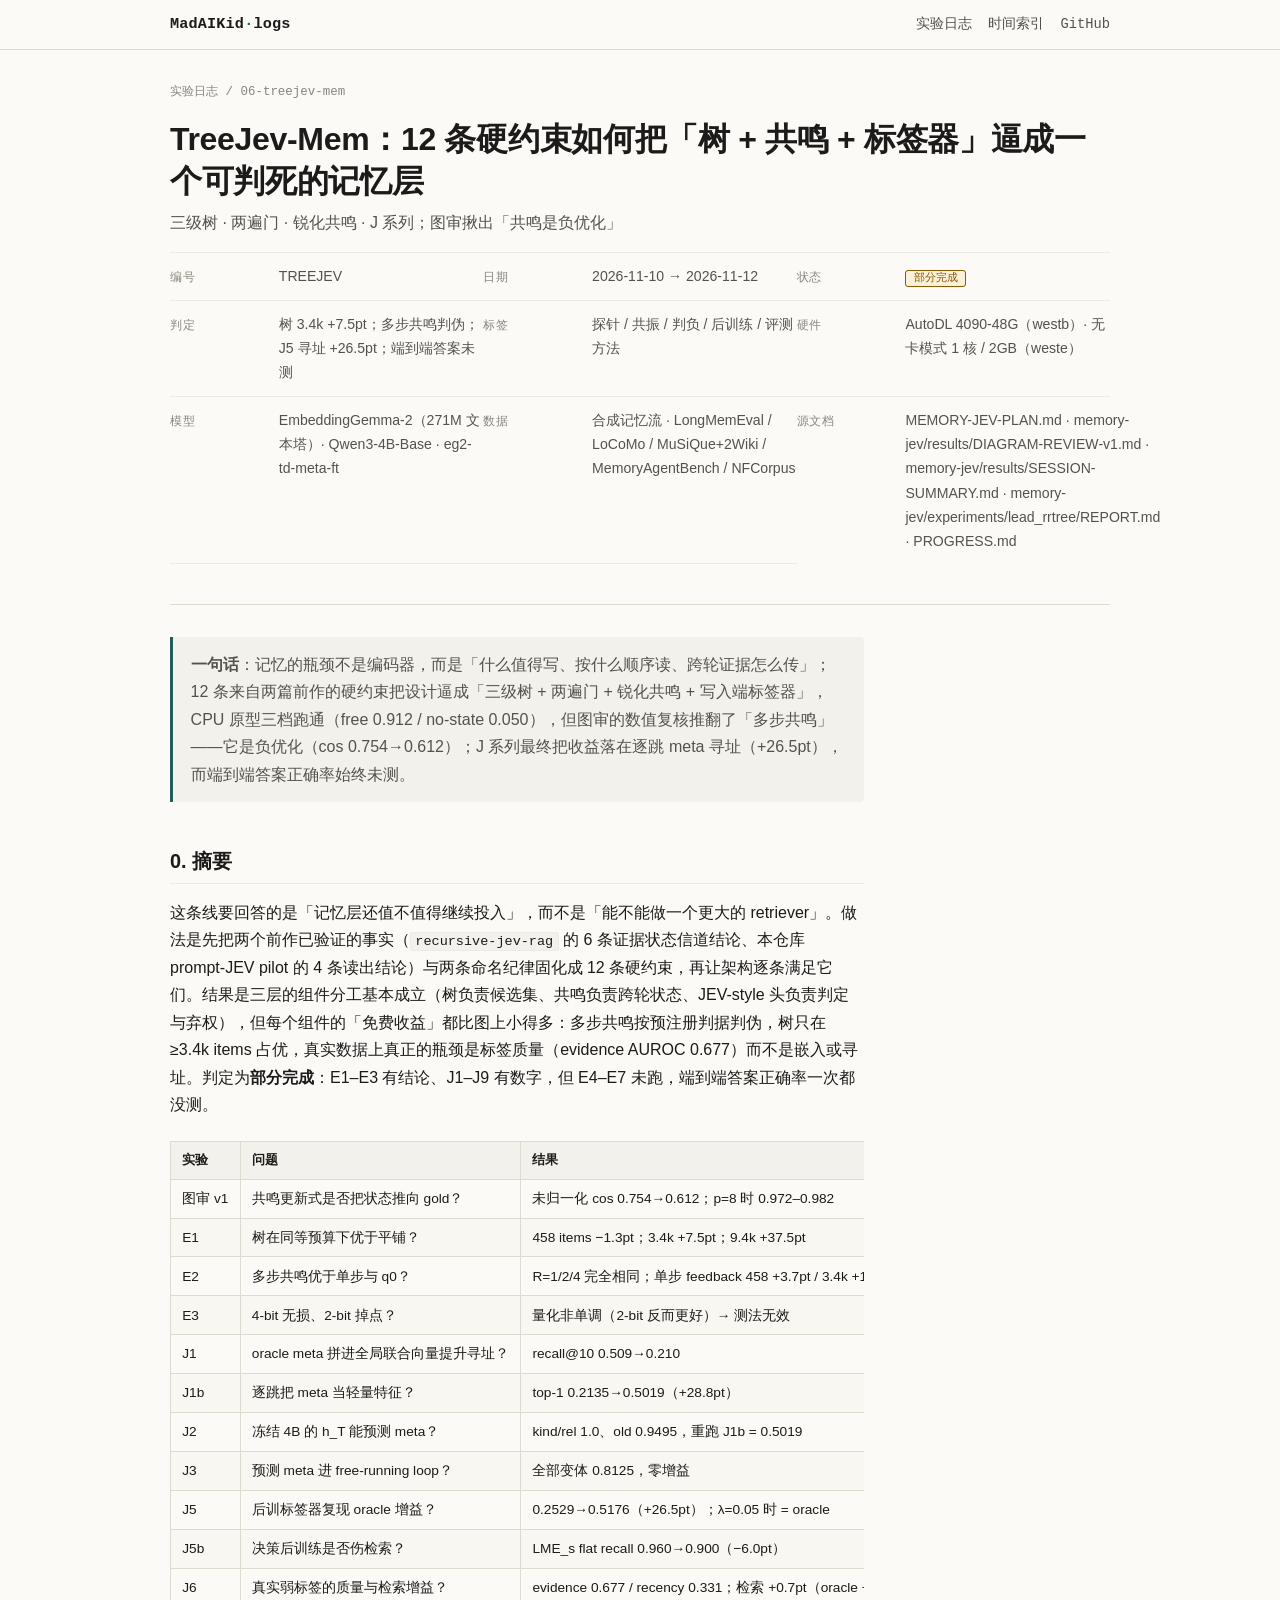
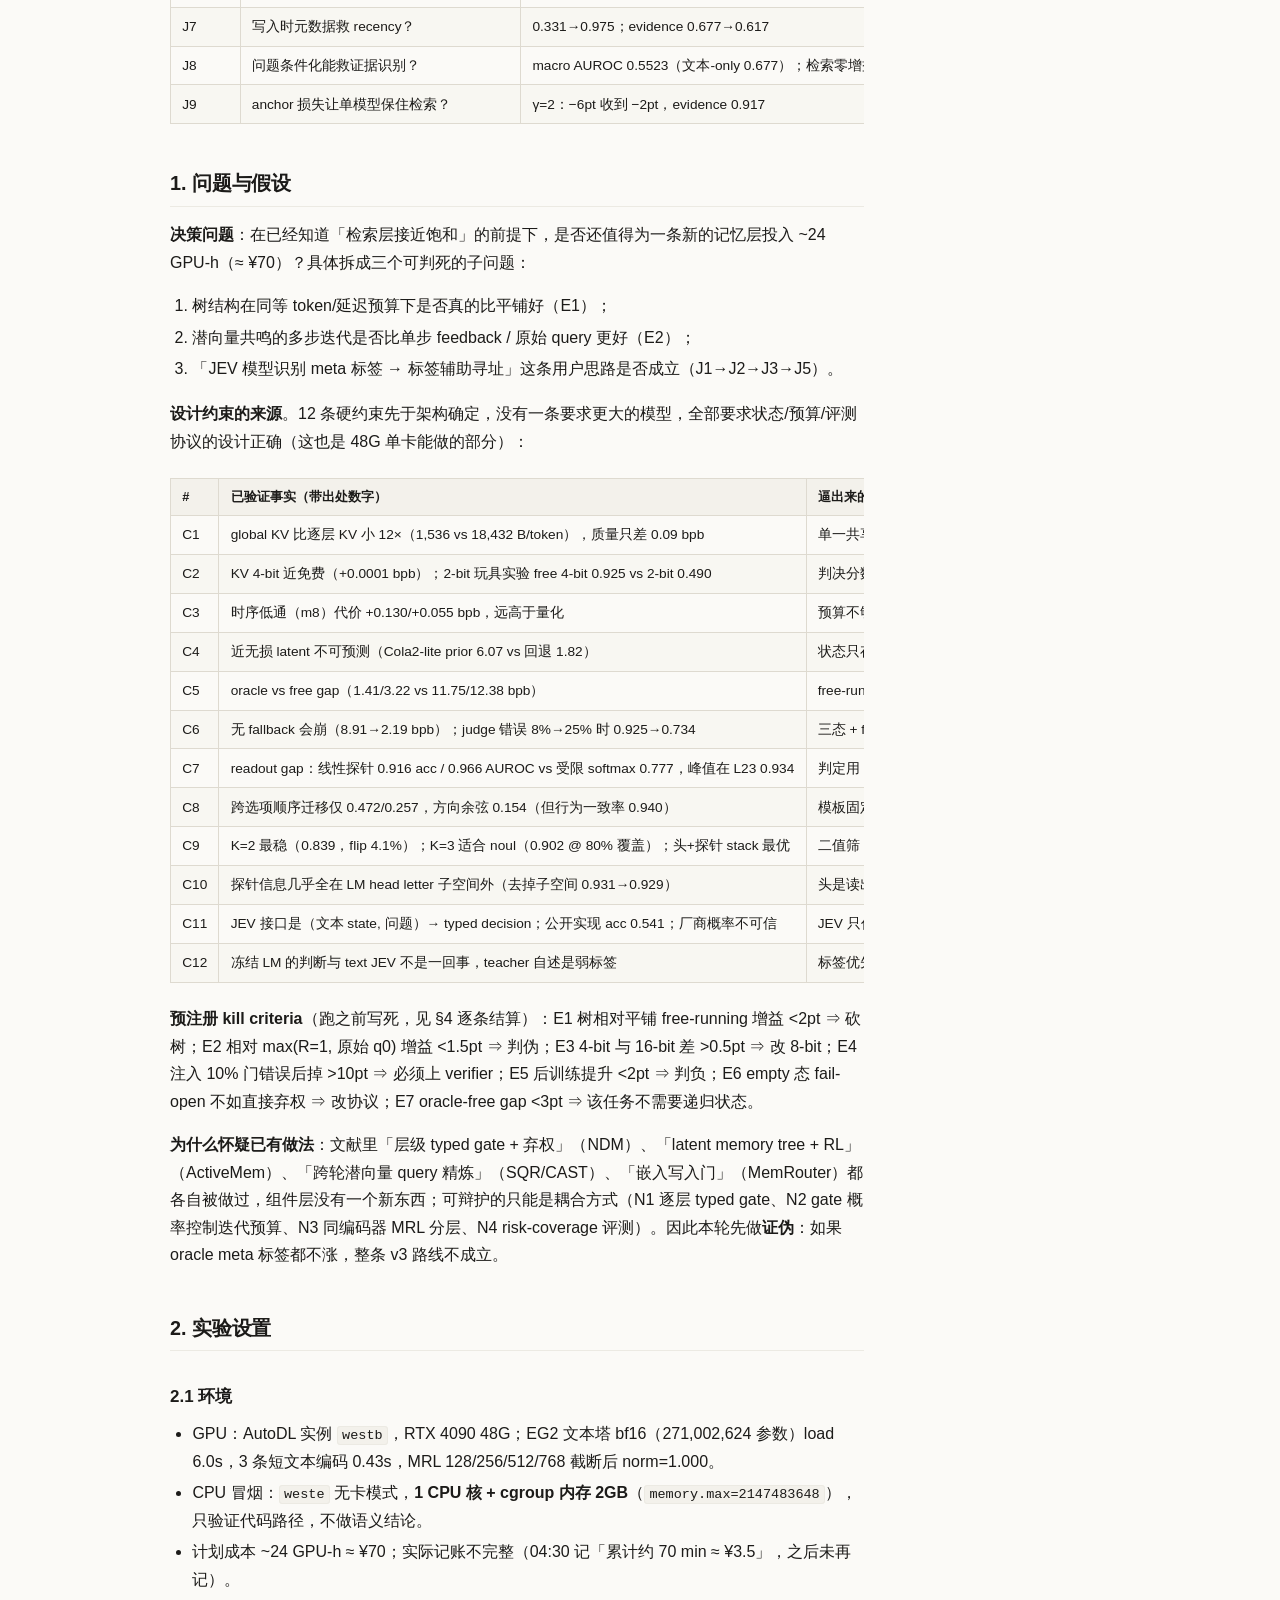
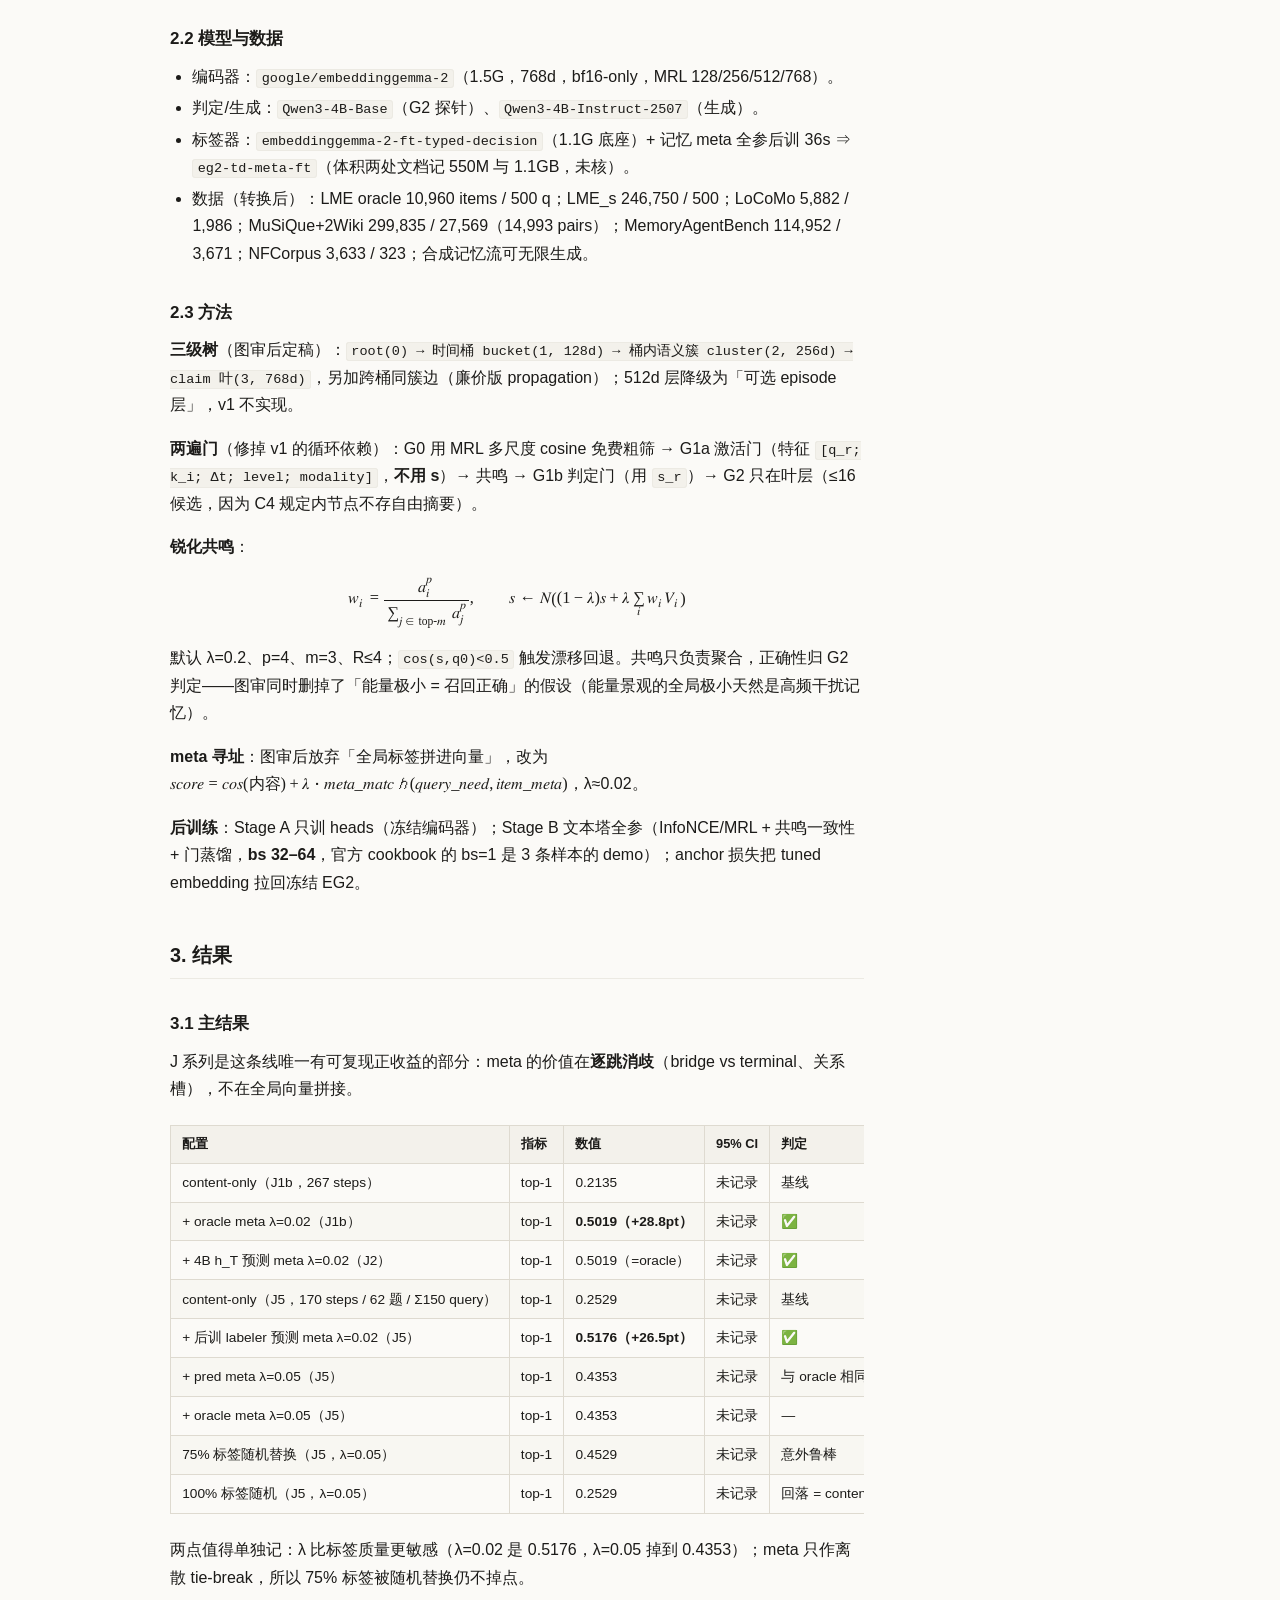
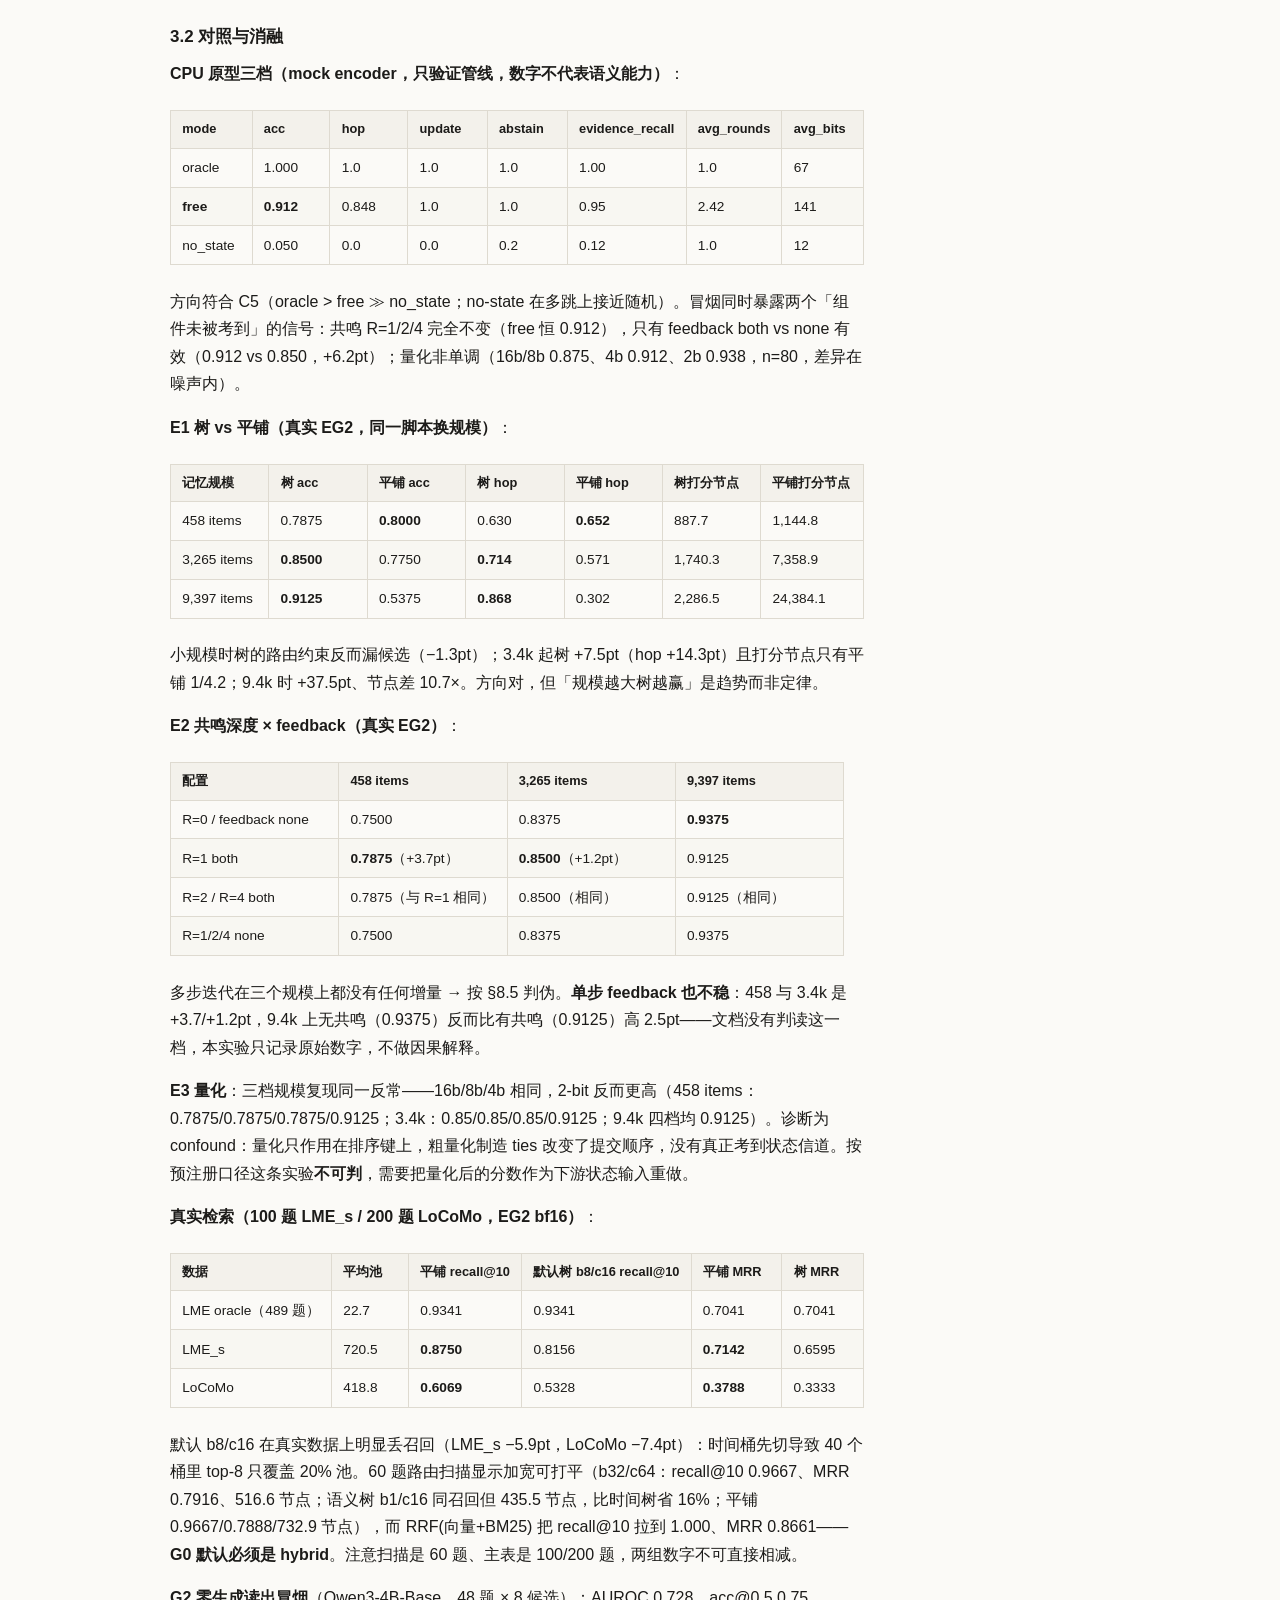
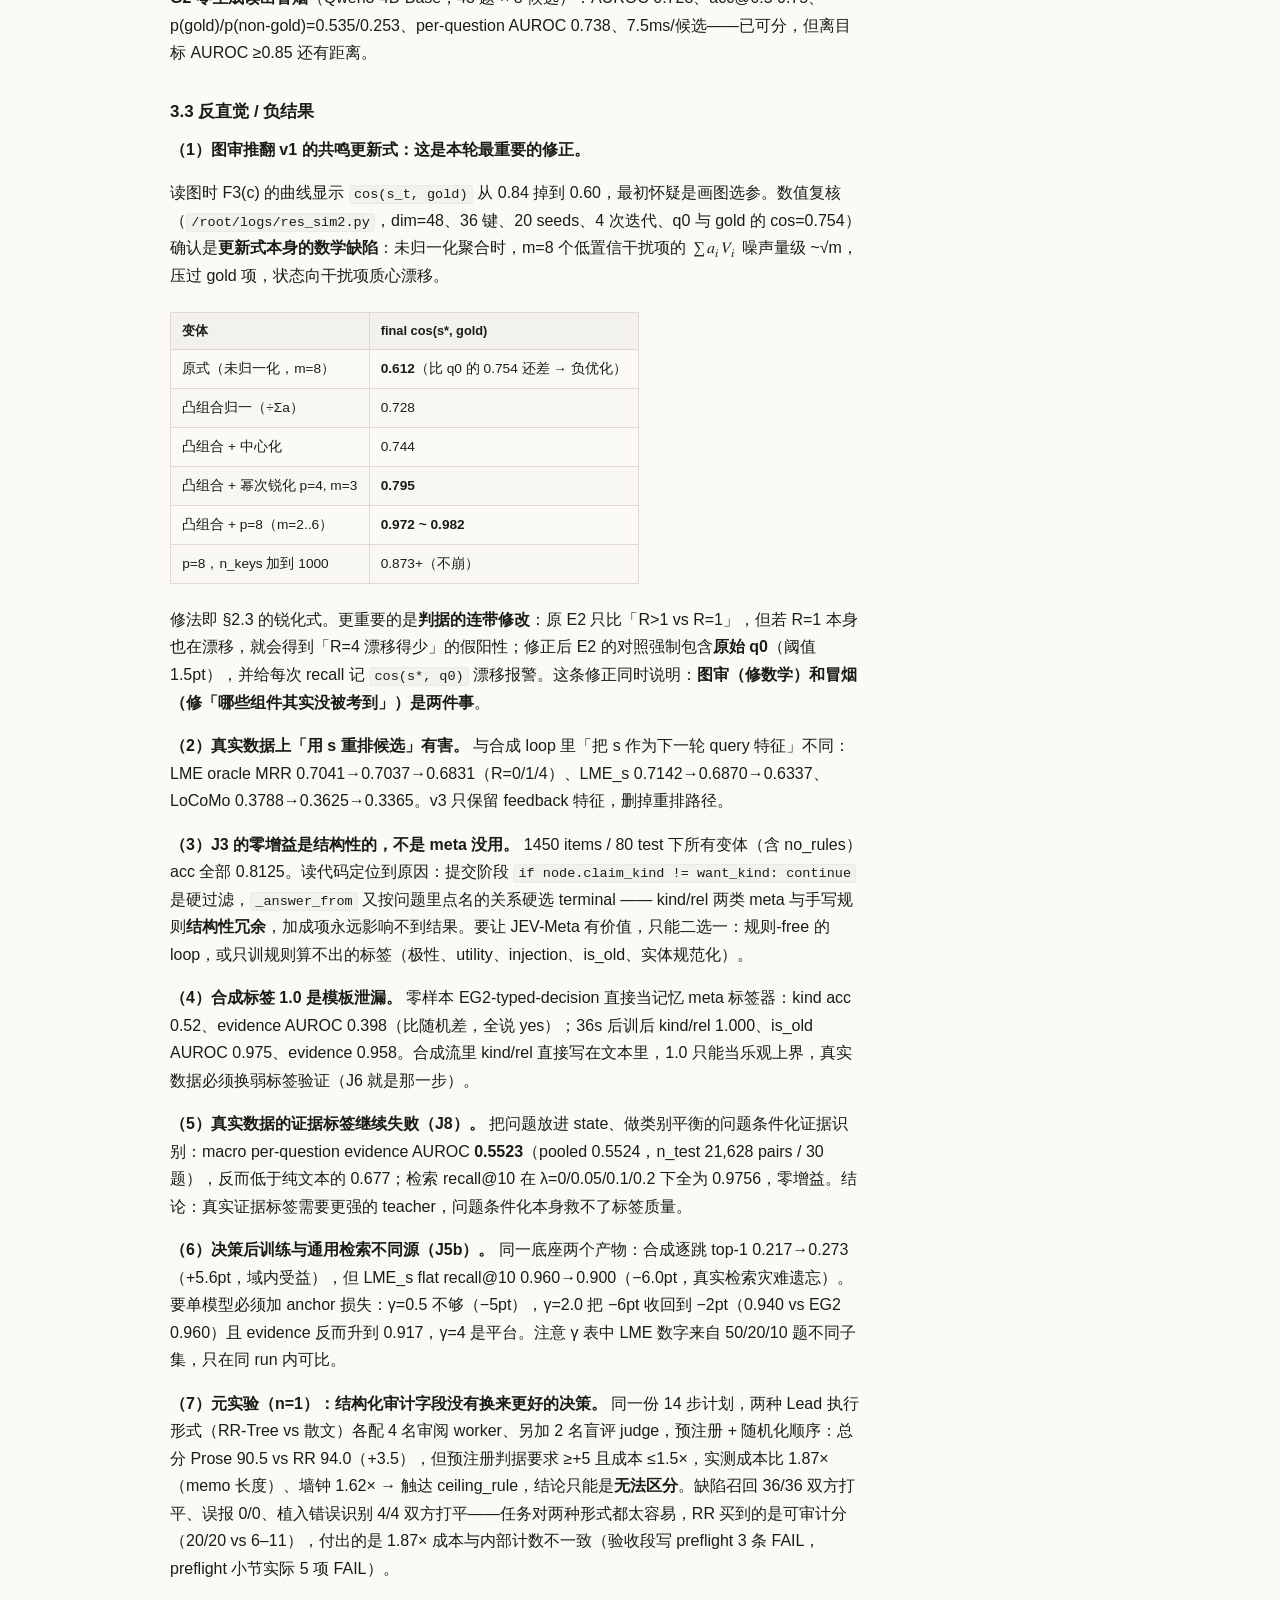
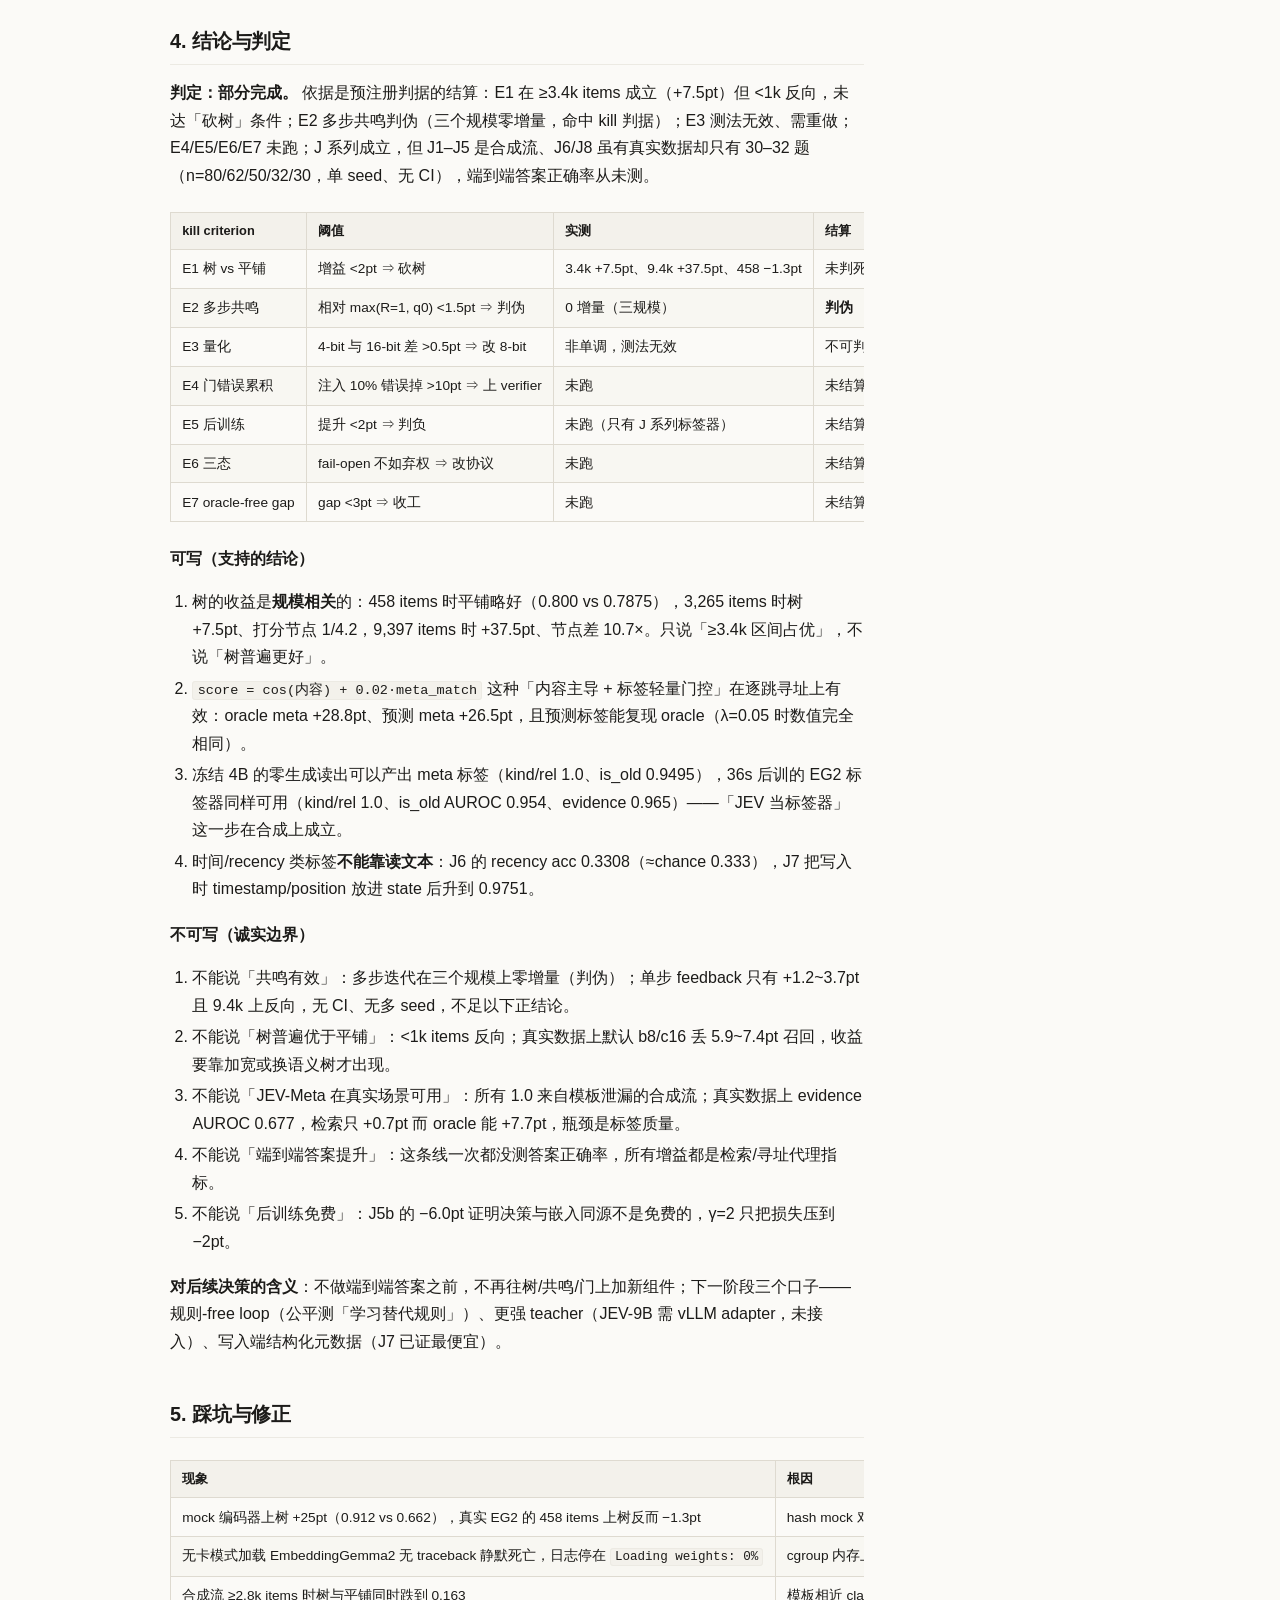
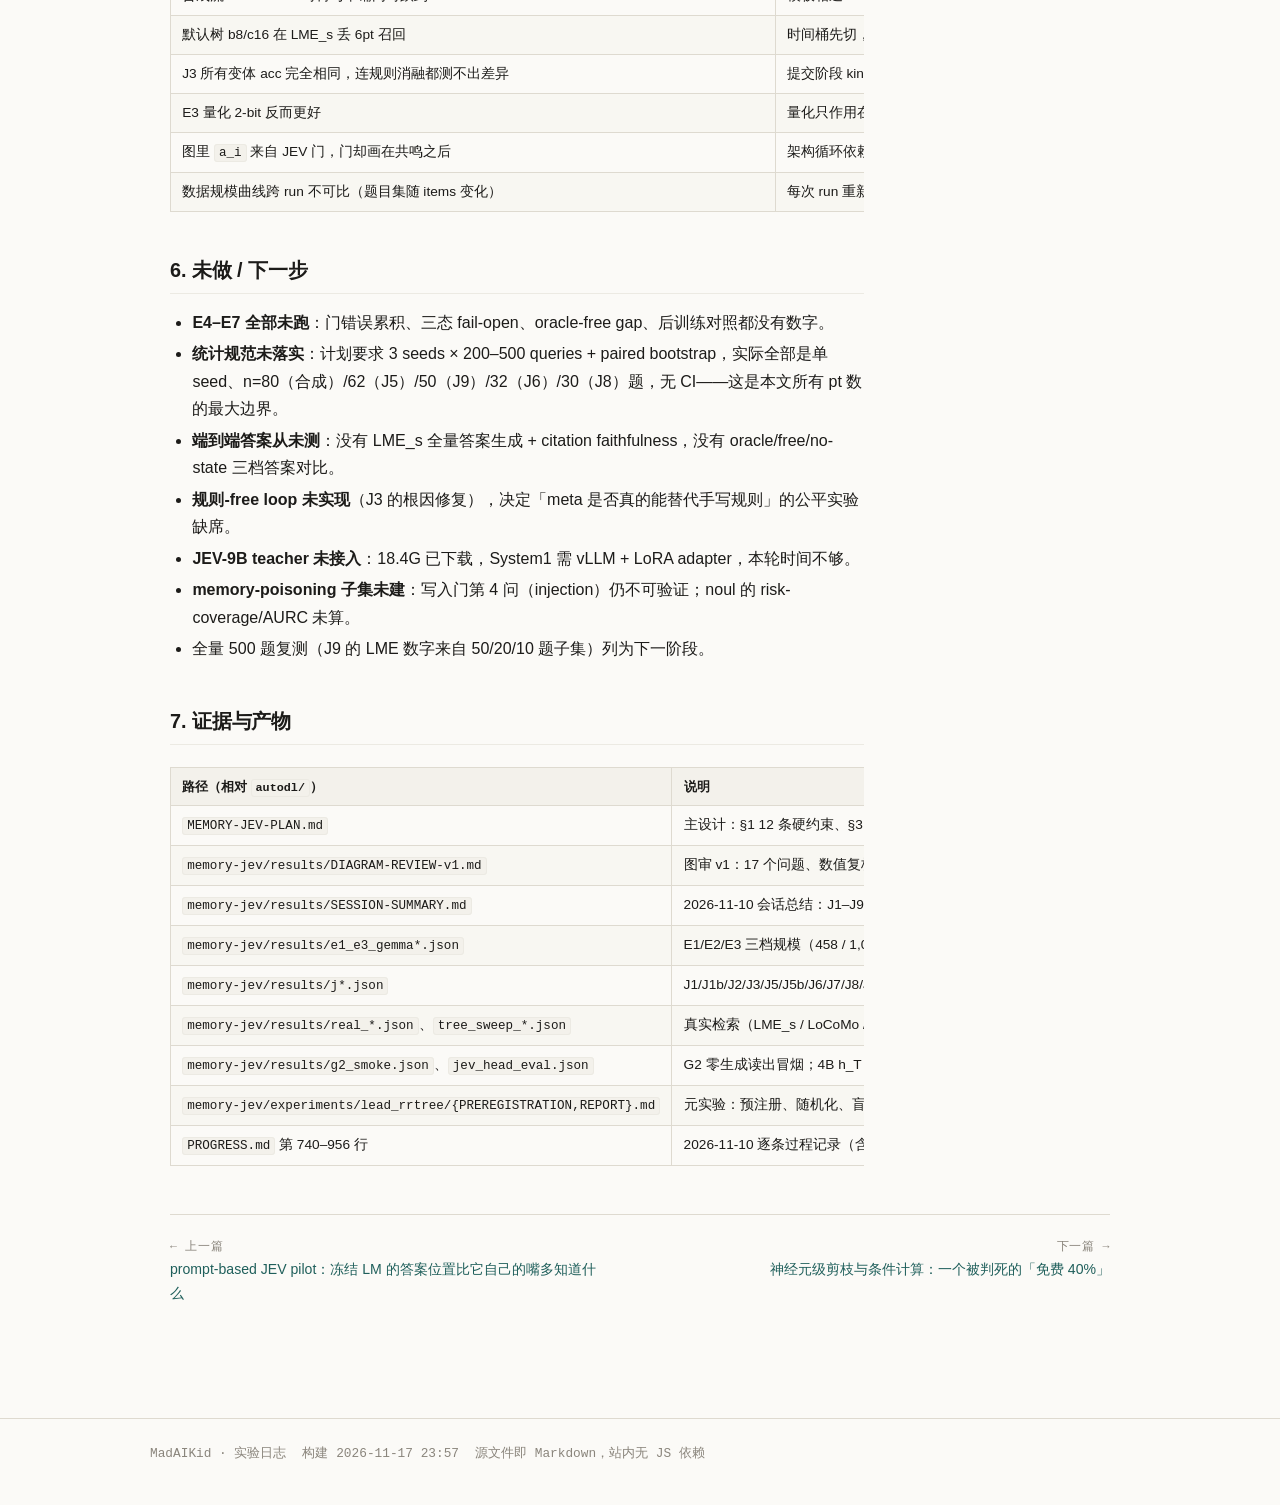
<file: logs/06-treejev-mem.html>
<!DOCTYPE html>
<html lang="zh-CN">
<head>
<meta charset="utf-8">
<meta name="viewport" content="width=device-width, initial-scale=1">
<title>TreeJev-Mem：12 条硬约束如何把「树 + 共鸣 + 标签器」逼成一个可判死的记忆层 · MadAIKid · 实验日志</title>
<meta name="description" content="记忆的瓶颈不是编码器，而是「什么值得写、按什么顺序读、跨轮证据怎么传」；12 条来自两篇前作的硬约束把设计逼成「三级树 + 两遍门 + 锐化共鸣 + 写入端标签器」，CPU 原型三档跑通（free 0.912 / no-state 0.050），但图审的数值复核推翻了「多步共鸣」——它是负优化（cos 0.754→0.612）；J 系列最终把收益落在逐跳 meta 寻址（+26.5pt），而…">
<meta name="generator" content="blog/build.py">
<link rel="stylesheet" href="../assets/style.css">
</head>
<body>
<header class="site-header"><div class="inner">
<a class="brand" href="../index.html">MadAIKid<span class="dot">·</span>logs</a>
<nav class="site-nav">
<a href="../index.html">实验日志</a>
<a href="../timeline.html">时间索引</a>
<a href="https://github.com/MadAIKid/MadAIKid_logs">GitHub</a>
</nav>
</div></header>
<main class="wrap">
<div class="article-head">
<div class="crumb"><a href="../index.html">实验日志</a> / 06-treejev-mem</div>
<h1>TreeJev-Mem：12 条硬约束如何把「树 + 共鸣 + 标签器」逼成一个可判死的记忆层</h1>
<p class="subtitle">三级树 · 两遍门 · 锐化共鸣 · J 系列；图审揪出「共鸣是负优化」</p>
<dl class="spec"><div class="item"><dt>编号</dt><dd>TREEJEV</dd></div><div class="item"><dt>日期</dt><dd>2026-11-10 → 2026-11-12</dd></div><div class="item"><dt>状态</dt><dd><span class="badge status-部分完成">部分完成</span></dd></div><div class="item"><dt>判定</dt><dd>树 3.4k +7.5pt；多步共鸣判伪；J5 寻址 +26.5pt；端到端答案未测</dd></div><div class="item"><dt>标签</dt><dd>探针 / 共振 / 判负 / 后训练 / 评测方法</dd></div><div class="item"><dt>硬件</dt><dd>AutoDL 4090-48G（westb）· 无卡模式 1 核 / 2GB（weste）</dd></div><div class="item"><dt>模型</dt><dd>EmbeddingGemma-2（271M 文本塔）· Qwen3-4B-Base · eg2-td-meta-ft</dd></div><div class="item"><dt>数据</dt><dd>合成记忆流 · LongMemEval / LoCoMo / MuSiQue+2Wiki / MemoryAgentBench / NFCorpus</dd></div><div class="item"><dt>源文档</dt><dd>MEMORY-JEV-PLAN.md · memory-jev/results/DIAGRAM-REVIEW-v1.md · memory-jev/results/SESSION-SUMMARY.md · memory-jev/experiments/lead_rrtree/REPORT.md · PROGRESS.md</dd></div></dl>
</div>
<article class="prose">
<blockquote>
<p><strong>一句话</strong>：记忆的瓶颈不是编码器，而是「什么值得写、按什么顺序读、跨轮证据怎么传」；12 条来自两篇前作的硬约束把设计逼成「三级树 + 两遍门 + 锐化共鸣 + 写入端标签器」，CPU 原型三档跑通（free 0.912 / no-state 0.050），但图审的数值复核推翻了「多步共鸣」——它是负优化（cos 0.754→0.612）；J 系列最终把收益落在逐跳 meta 寻址（+26.5pt），而端到端答案正确率始终未测。</p>
</blockquote>
<h2 id="摘要">0. 摘要</h2>
<p>这条线要回答的是「记忆层还值不值得继续投入」，而不是「能不能做一个更大的 retriever」。做法是先把两个前作已验证的事实（<code>recursive-jev-rag</code> 的 6 条证据状态信道结论、本仓库 prompt-JEV pilot 的 4 条读出结论）与两条命名纪律固化成 12 条硬约束，再让架构逐条满足它们。结果是三层的组件分工基本成立（树负责候选集、共鸣负责跨轮状态、JEV-style 头负责判定与弃权），但每个组件的「免费收益」都比图上小得多：多步共鸣按预注册判据判伪，树只在 ≥3.4k items 占优，真实数据上真正的瓶颈是标签质量（evidence AUROC 0.677）而不是嵌入或寻址。判定为<strong>部分完成</strong>：E1–E3 有结论、J1–J9 有数字，但 E4–E7 未跑，端到端答案正确率一次都没测。</p>
<table>
<colgroup>
<col style="width: 25%" />
<col style="width: 25%" />
<col style="width: 25%" />
<col style="width: 25%" />
</colgroup>
<thead>
<tr>
<th>实验</th>
<th>问题</th>
<th>结果</th>
<th>判定</th>
</tr>
</thead>
<tbody>
<tr>
<td>图审 v1</td>
<td>共鸣更新式是否把状态推向 gold？</td>
<td>未归一化 cos 0.754→0.612；p=8 时 0.972–0.982</td>
<td>✅ 已修正</td>
</tr>
<tr>
<td>E1</td>
<td>树在同等预算下优于平铺？</td>
<td>458 items −1.3pt；3.4k +7.5pt；9.4k +37.5pt</td>
<td>◐ 规模相关</td>
</tr>
<tr>
<td>E2</td>
<td>多步共鸣优于单步与 q0？</td>
<td>R=1/2/4 完全相同；单步 feedback 458 +3.7pt / 3.4k +1.2pt</td>
<td>❌ 多步判伪</td>
</tr>
<tr>
<td>E3</td>
<td>4-bit 无损、2-bit 掉点？</td>
<td>量化非单调（2-bit 反而更好）→ 测法无效</td>
<td>❌ 不可判</td>
</tr>
<tr>
<td>J1</td>
<td>oracle meta 拼进全局联合向量提升寻址？</td>
<td>recall@10 0.509→0.210</td>
<td>❌ 判负</td>
</tr>
<tr>
<td>J1b</td>
<td>逐跳把 meta 当轻量特征？</td>
<td>top-1 0.2135→0.5019（+28.8pt）</td>
<td>✅</td>
</tr>
<tr>
<td>J2</td>
<td>冻结 4B 的 h_T 能预测 meta？</td>
<td>kind/rel 1.0、old 0.9495，重跑 J1b = 0.5019</td>
<td>✅</td>
</tr>
<tr>
<td>J3</td>
<td>预测 meta 进 free-running loop？</td>
<td>全部变体 0.8125，零增益</td>
<td>❌ 结构性冗余</td>
</tr>
<tr>
<td>J5</td>
<td>后训标签器复现 oracle 增益？</td>
<td>0.2529→0.5176（+26.5pt）；λ=0.05 时 = oracle</td>
<td>✅</td>
</tr>
<tr>
<td>J5b</td>
<td>决策后训练是否伤检索？</td>
<td>LME_s flat recall 0.960→0.900（−6.0pt）</td>
<td>❌ 灾难遗忘</td>
</tr>
<tr>
<td>J6</td>
<td>真实弱标签的质量与检索增益？</td>
<td>evidence 0.677 / recency 0.331；检索 +0.7pt（oracle +7.7pt）</td>
<td>❌ 标签是瓶颈</td>
</tr>
<tr>
<td>J7</td>
<td>写入时元数据救 recency？</td>
<td>0.331→0.975；evidence 0.677→0.617</td>
<td>✅ 但需分 schema</td>
</tr>
<tr>
<td>J8</td>
<td>问题条件化能救证据识别？</td>
<td>macro AUROC 0.5523（文本-only 0.677）；检索零增益</td>
<td>❌ 需更强 teacher</td>
</tr>
<tr>
<td>J9</td>
<td>anchor 损失让单模型保住检索？</td>
<td>γ=2：−6pt 收到 −2pt，evidence 0.917</td>
<td>◐ 部分</td>
</tr>
</tbody>
</table>
<h2 id="问题与假设">1. 问题与假设</h2>
<p><strong>决策问题</strong>：在已经知道「检索层接近饱和」的前提下，是否还值得为一条新的记忆层投入 ~24 GPU-h（≈ ¥70）？具体拆成三个可判死的子问题：</p>
<ol type="1">
<li>树结构在同等 token/延迟预算下是否真的比平铺好（E1）；</li>
<li>潜向量共鸣的多步迭代是否比单步 feedback / 原始 query 更好（E2）；</li>
<li>「JEV 模型识别 meta 标签 → 标签辅助寻址」这条用户思路是否成立（J1→J2→J3→J5）。</li>
</ol>
<p><strong>设计约束的来源</strong>。12 条硬约束先于架构确定，没有一条要求更大的模型，全部要求状态/预算/评测协议的设计正确（这也是 48G 单卡能做的部分）：</p>
<table>
<colgroup>
<col style="width: 33%" />
<col style="width: 33%" />
<col style="width: 33%" />
</colgroup>
<thead>
<tr>
<th>#</th>
<th>已验证事实（带出处数字）</th>
<th>逼出来的设计</th>
</tr>
</thead>
<tbody>
<tr>
<td>C1</td>
<td>global KV 比逐层 KV 小 12×（1,536 vs 18,432 B/token），质量只差 0.09 bpb</td>
<td>单一共享状态，不为每层/每轮存摘要</td>
</tr>
<tr>
<td>C2</td>
<td>KV 4-bit 近免费（+0.0001 bpb）；2-bit 玩具实验 free 4-bit 0.925 vs 2-bit 0.490</td>
<td>判决分数 4-bit；2-bit 对决策信号过粗</td>
</tr>
<tr>
<td>C3</td>
<td>时序低通（m8）代价 +0.130/+0.055 bpb，远高于量化</td>
<td>预算不够先量化，不丢时序/层级</td>
</tr>
<tr>
<td>C4</td>
<td>近无损 latent 不可预测（Cola2-lite prior 6.07 vs 回退 1.82）</td>
<td>状态只存 answer-bearing 抽取式 claim + 引用</td>
</tr>
<tr>
<td>C5</td>
<td>oracle vs free gap（1.41/3.22 vs 11.75/12.38 bpb）</td>
<td>free-running 是主指标，oracle 上界、no-state 下界</td>
</tr>
<tr>
<td>C6</td>
<td>无 fallback 会崩（8.91→2.19 bpb）；judge 错误 8%→25% 时 0.925→0.734</td>
<td>三态 + fail-open + 早停</td>
</tr>
<tr>
<td>C7</td>
<td>readout gap：线性探针 0.916 acc / 0.966 AUROC vs 受限 softmax 0.777，峰值在 L23 0.934</td>
<td>判定用 h_T 探针读出，不信模型自报概率</td>
</tr>
<tr>
<td>C8</td>
<td>跨选项顺序迁移仅 0.472/0.257，方向余弦 0.154（但行为一致率 0.940）</td>
<td>模板固定或格式增广，不宣称通用判断向量</td>
</tr>
<tr>
<td>C9</td>
<td>K=2 最稳（0.839，flip 4.1%）；K=3 适合 noul（0.902 @ 80% 覆盖）；头+探针 stack 最优</td>
<td>二值筛 K=2、弃权 K=3、终选 stack</td>
</tr>
<tr>
<td>C10</td>
<td>探针信息几乎全在 LM head letter 子空间外（去掉子空间 0.931→0.929）</td>
<td>头是读出/校准组件，不是控制手段</td>
</tr>
<tr>
<td>C11</td>
<td>JEV 接口是（文本 state, 问题）→ typed decision；公开实现 acc 0.541；厂商概率不可信</td>
<td>JEV 只作 teacher/契约；运行时改叫 JEV-style zero-generation decision head</td>
</tr>
<tr>
<td>C12</td>
<td>冻结 LM 的判断与 text JEV 不是一回事，teacher 自述是弱标签</td>
<td>标签优先级：合成 gold &gt; 反事实效用差 &gt; 探针伪标签 &gt; teacher 自述</td>
</tr>
</tbody>
</table>
<p><strong>预注册 kill criteria</strong>（跑之前写死，见 §4 逐条结算）：E1 树相对平铺 free-running 增益 &lt;2pt ⇒ 砍树；E2 相对 max(R=1, 原始 q0) 增益 &lt;1.5pt ⇒ 判伪；E3 4-bit 与 16-bit 差 &gt;0.5pt ⇒ 改 8-bit；E4 注入 10% 门错误后掉 &gt;10pt ⇒ 必须上 verifier；E5 后训练提升 &lt;2pt ⇒ 判负；E6 empty 态 fail-open 不如直接弃权 ⇒ 改协议；E7 oracle-free gap &lt;3pt ⇒ 该任务不需要递归状态。</p>
<p><strong>为什么怀疑已有做法</strong>：文献里「层级 typed gate + 弃权」（NDM）、「latent memory tree + RL」（ActiveMem）、「跨轮潜向量 query 精炼」（SQR/CAST）、「嵌入写入门」（MemRouter）都各自被做过，组件层没有一个新东西；可辩护的只能是耦合方式（N1 逐层 typed gate、N2 gate 概率控制迭代预算、N3 同编码器 MRL 分层、N4 risk-coverage 评测）。因此本轮先做<strong>证伪</strong>：如果 oracle meta 标签都不涨，整条 v3 路线不成立。</p>
<h2 id="实验设置">2. 实验设置</h2>
<h3 id="环境">2.1 环境</h3>
<ul>
<li>GPU：AutoDL 实例 <code>westb</code>，RTX 4090 48G；EG2 文本塔 bf16（271,002,624 参数）load 6.0s，3 条短文本编码 0.43s，MRL 128/256/512/768 截断后 norm=1.000。</li>
<li>CPU 冒烟：<code>weste</code> 无卡模式，<strong>1 CPU 核 + cgroup 内存 2GB</strong>（<code>memory.max=2147483648</code>），只验证代码路径，不做语义结论。</li>
<li>计划成本 ~24 GPU-h ≈ ¥70；实际记账不完整（04:30 记「累计约 70 min ≈ ¥3.5」，之后未再记）。</li>
</ul>
<h3 id="模型与数据">2.2 模型与数据</h3>
<ul>
<li>编码器：<code>google/embeddinggemma-2</code>（1.5G，768d，bf16-only，MRL 128/256/512/768）。</li>
<li>判定/生成：<code>Qwen3-4B-Base</code>（G2 探针）、<code>Qwen3-4B-Instruct-2507</code>（生成）。</li>
<li>标签器：<code>embeddinggemma-2-ft-typed-decision</code>（1.1G 底座）+ 记忆 meta 全参后训 36s ⇒ <code>eg2-td-meta-ft</code>（体积两处文档记 550M 与 1.1GB，未核）。</li>
<li>数据（转换后）：LME oracle 10,960 items / 500 q；LME_s 246,750 / 500；LoCoMo 5,882 / 1,986；MuSiQue+2Wiki 299,835 / 27,569（14,993 pairs）；MemoryAgentBench 114,952 / 3,671；NFCorpus 3,633 / 323；合成记忆流可无限生成。</li>
</ul>
<h3 id="方法">2.3 方法</h3>
<p><strong>三级树</strong>（图审后定稿）：<code>root(0) → 时间桶 bucket(1, 128d) → 桶内语义簇 cluster(2, 256d) → claim 叶(3, 768d)</code>，另加跨桶同簇边（廉价版 propagation）；512d 层降级为「可选 episode 层」，v1 不实现。</p>
<p><strong>两遍门</strong>（修掉 v1 的循环依赖）：G0 用 MRL 多尺度 cosine 免费粗筛 → G1a 激活门（特征 <code>[q_r; k_i; Δt; level; modality]</code>，<strong>不用 s</strong>）→ 共鸣 → G1b 判定门（用 <code>s_r</code>）→ G2 只在叶层（≤16 候选，因为 C4 规定内节点不存自由摘要）。</p>
<p><strong>锐化共鸣</strong>：</p>
<p><math display="block" xmlns="http://www.w3.org/1998/Math/MathML"><semantics><mrow><msub><mi>w</mi><mi>i</mi></msub><mo>=</mo><mfrac><msubsup><mi>a</mi><mi>i</mi><mi>p</mi></msubsup><mrow><munder><mo>∑</mo><mrow><mi>j</mi><mo>∈</mo><mtext mathvariant="normal">top-</mtext><mi>m</mi></mrow></munder><msubsup><mi>a</mi><mi>j</mi><mi>p</mi></msubsup></mrow></mfrac><mo>,</mo><mspace width="2.0em"></mspace><mi>s</mi><mo>←</mo><mi>N</mi><mo minsize="120%" maxsize="120%" stretchy="true" form="prefix">(</mo><mo stretchy="false" form="prefix">(</mo><mn>1</mn><mo>−</mo><mi>λ</mi><mo stretchy="false" form="postfix">)</mo><mi>s</mi><mo>+</mo><mi>λ</mi><munder><mo>∑</mo><mi>i</mi></munder><msub><mi>w</mi><mi>i</mi></msub><msub><mi>V</mi><mi>i</mi></msub><mo minsize="120%" maxsize="120%" stretchy="true" form="postfix">)</mo></mrow><annotation encoding="application/x-tex">w_i=\frac{a_i^{p}}{\sum_{j\in \text{top-}m} a_j^{p}},\qquad s \leftarrow N\big((1-\lambda)s+\lambda\sum_i w_iV_i\big)</annotation></semantics></math></p>
<p>默认 λ=0.2、p=4、m=3、R≤4；<code>cos(s,q0)&lt;0.5</code> 触发漂移回退。共鸣只负责聚合，正确性归 G2 判定——图审同时删掉了「能量极小 = 召回正确」的假设（能量景观的全局极小天然是高频干扰记忆）。</p>
<p><strong>meta 寻址</strong>：图审后放弃「全局标签拼进向量」，改为 <math display="inline" xmlns="http://www.w3.org/1998/Math/MathML"><semantics><mrow><mi>s</mi><mi>c</mi><mi>o</mi><mi>r</mi><mi>e</mi><mo>=</mo><mi>c</mi><mi>o</mi><mi>s</mi><mo stretchy="false" form="prefix">(</mo><mi>内</mi><mi>容</mi><mo stretchy="false" form="postfix">)</mo><mo>+</mo><mi>λ</mi><mo>⋅</mo><mi>m</mi><mi>e</mi><mi>t</mi><mi>a</mi><mi>_</mi><mi>m</mi><mi>a</mi><mi>t</mi><mi>c</mi><mi>h</mi><mo stretchy="false" form="prefix">(</mo><mi>q</mi><mi>u</mi><mi>e</mi><mi>r</mi><mi>y</mi><mi>_</mi><mi>n</mi><mi>e</mi><mi>e</mi><mi>d</mi><mo>,</mo><mi>i</mi><mi>t</mi><mi>e</mi><mi>m</mi><mi>_</mi><mi>m</mi><mi>e</mi><mi>t</mi><mi>a</mi><mo stretchy="false" form="postfix">)</mo></mrow><annotation encoding="application/x-tex">score=cos(内容)+\lambda\cdot meta\_match(query\_need, item\_meta)</annotation></semantics></math>，λ≈0.02。</p>
<p><strong>后训练</strong>：Stage A 只训 heads（冻结编码器）；Stage B 文本塔全参（InfoNCE/MRL + 共鸣一致性 + 门蒸馏，<strong>bs 32–64</strong>，官方 cookbook 的 bs=1 是 3 条样本的 demo）；anchor 损失把 tuned embedding 拉回冻结 EG2。</p>
<h2 id="结果">3. 结果</h2>
<h3 id="主结果">3.1 主结果</h3>
<p>J 系列是这条线唯一有可复现正收益的部分：meta 的价值在<strong>逐跳消歧</strong>（bridge vs terminal、关系槽），不在全局向量拼接。</p>
<table>
<colgroup>
<col style="width: 20%" />
<col style="width: 20%" />
<col style="width: 20%" />
<col style="width: 20%" />
<col style="width: 20%" />
</colgroup>
<thead>
<tr>
<th>配置</th>
<th>指标</th>
<th>数值</th>
<th>95% CI</th>
<th>判定</th>
</tr>
</thead>
<tbody>
<tr>
<td>content-only（J1b，267 steps）</td>
<td>top-1</td>
<td>0.2135</td>
<td>未记录</td>
<td>基线</td>
</tr>
<tr>
<td>+ oracle meta λ=0.02（J1b）</td>
<td>top-1</td>
<td><strong>0.5019（+28.8pt）</strong></td>
<td>未记录</td>
<td>✅</td>
</tr>
<tr>
<td>+ 4B h_T 预测 meta λ=0.02（J2）</td>
<td>top-1</td>
<td>0.5019（=oracle）</td>
<td>未记录</td>
<td>✅</td>
</tr>
<tr>
<td>content-only（J5，170 steps / 62 题 / Σ150 query）</td>
<td>top-1</td>
<td>0.2529</td>
<td>未记录</td>
<td>基线</td>
</tr>
<tr>
<td>+ 后训 labeler 预测 meta λ=0.02（J5）</td>
<td>top-1</td>
<td><strong>0.5176（+26.5pt）</strong></td>
<td>未记录</td>
<td>✅</td>
</tr>
<tr>
<td>+ pred meta λ=0.05（J5）</td>
<td>top-1</td>
<td>0.4353</td>
<td>未记录</td>
<td>与 oracle 相同</td>
</tr>
<tr>
<td>+ oracle meta λ=0.05（J5）</td>
<td>top-1</td>
<td>0.4353</td>
<td>未记录</td>
<td>—</td>
</tr>
<tr>
<td>75% 标签随机替换（J5，λ=0.05）</td>
<td>top-1</td>
<td>0.4529</td>
<td>未记录</td>
<td>意外鲁棒</td>
</tr>
<tr>
<td>100% 标签随机（J5，λ=0.05）</td>
<td>top-1</td>
<td>0.2529</td>
<td>未记录</td>
<td>回落 = content</td>
</tr>
</tbody>
</table>
<p>两点值得单独记：λ 比标签质量更敏感（λ=0.02 是 0.5176，λ=0.05 掉到 0.4353）；meta 只作离散 tie-break，所以 75% 标签被随机替换仍不掉点。</p>
<h3 id="对照与消融">3.2 对照与消融</h3>
<p><strong>CPU 原型三档（mock encoder，只验证管线，数字不代表语义能力）</strong>：</p>
<table>
<colgroup>
<col style="width: 12%" />
<col style="width: 12%" />
<col style="width: 12%" />
<col style="width: 12%" />
<col style="width: 12%" />
<col style="width: 12%" />
<col style="width: 12%" />
<col style="width: 12%" />
</colgroup>
<thead>
<tr>
<th>mode</th>
<th>acc</th>
<th>hop</th>
<th>update</th>
<th>abstain</th>
<th>evidence_recall</th>
<th>avg_rounds</th>
<th>avg_bits</th>
</tr>
</thead>
<tbody>
<tr>
<td>oracle</td>
<td>1.000</td>
<td>1.0</td>
<td>1.0</td>
<td>1.0</td>
<td>1.00</td>
<td>1.0</td>
<td>67</td>
</tr>
<tr>
<td><strong>free</strong></td>
<td><strong>0.912</strong></td>
<td>0.848</td>
<td>1.0</td>
<td>1.0</td>
<td>0.95</td>
<td>2.42</td>
<td>141</td>
</tr>
<tr>
<td>no_state</td>
<td>0.050</td>
<td>0.0</td>
<td>0.0</td>
<td>0.2</td>
<td>0.12</td>
<td>1.0</td>
<td>12</td>
</tr>
</tbody>
</table>
<p>方向符合 C5（oracle &gt; free ≫ no_state；no-state 在多跳上接近随机）。冒烟同时暴露两个「组件未被考到」的信号：共鸣 R=1/2/4 完全不变（free 恒 0.912），只有 feedback both vs none 有效（0.912 vs 0.850，+6.2pt）；量化非单调（16b/8b 0.875、4b 0.912、2b 0.938，n=80，差异在噪声内）。</p>
<p><strong>E1 树 vs 平铺（真实 EG2，同一脚本换规模）</strong>：</p>
<table style="width:100%;">
<colgroup>
<col style="width: 14%" />
<col style="width: 14%" />
<col style="width: 14%" />
<col style="width: 14%" />
<col style="width: 14%" />
<col style="width: 14%" />
<col style="width: 14%" />
</colgroup>
<thead>
<tr>
<th>记忆规模</th>
<th>树 acc</th>
<th>平铺 acc</th>
<th>树 hop</th>
<th>平铺 hop</th>
<th>树打分节点</th>
<th>平铺打分节点</th>
</tr>
</thead>
<tbody>
<tr>
<td>458 items</td>
<td>0.7875</td>
<td><strong>0.8000</strong></td>
<td>0.630</td>
<td><strong>0.652</strong></td>
<td>887.7</td>
<td>1,144.8</td>
</tr>
<tr>
<td>3,265 items</td>
<td><strong>0.8500</strong></td>
<td>0.7750</td>
<td><strong>0.714</strong></td>
<td>0.571</td>
<td>1,740.3</td>
<td>7,358.9</td>
</tr>
<tr>
<td>9,397 items</td>
<td><strong>0.9125</strong></td>
<td>0.5375</td>
<td><strong>0.868</strong></td>
<td>0.302</td>
<td>2,286.5</td>
<td>24,384.1</td>
</tr>
</tbody>
</table>
<p>小规模时树的路由约束反而漏候选（−1.3pt）；3.4k 起树 +7.5pt（hop +14.3pt）且打分节点只有平铺 1/4.2；9.4k 时 +37.5pt、节点差 10.7×。方向对，但「规模越大树越赢」是趋势而非定律。</p>
<p><strong>E2 共鸣深度 × feedback（真实 EG2）</strong>：</p>
<table>
<colgroup>
<col style="width: 25%" />
<col style="width: 25%" />
<col style="width: 25%" />
<col style="width: 25%" />
</colgroup>
<thead>
<tr>
<th>配置</th>
<th>458 items</th>
<th>3,265 items</th>
<th>9,397 items</th>
</tr>
</thead>
<tbody>
<tr>
<td>R=0 / feedback none</td>
<td>0.7500</td>
<td>0.8375</td>
<td><strong>0.9375</strong></td>
</tr>
<tr>
<td>R=1 both</td>
<td><strong>0.7875</strong>（+3.7pt）</td>
<td><strong>0.8500</strong>（+1.2pt）</td>
<td>0.9125</td>
</tr>
<tr>
<td>R=2 / R=4 both</td>
<td>0.7875（与 R=1 相同）</td>
<td>0.8500（相同）</td>
<td>0.9125（相同）</td>
</tr>
<tr>
<td>R=1/2/4 none</td>
<td>0.7500</td>
<td>0.8375</td>
<td>0.9375</td>
</tr>
</tbody>
</table>
<p>多步迭代在三个规模上都没有任何增量 → 按 §8.5 判伪。<strong>单步 feedback 也不稳</strong>：458 与 3.4k 是 +3.7/+1.2pt，9.4k 上无共鸣（0.9375）反而比有共鸣（0.9125）高 2.5pt——文档没有判读这一档，本实验只记录原始数字，不做因果解释。</p>
<p><strong>E3 量化</strong>：三档规模复现同一反常——16b/8b/4b 相同，2-bit 反而更高（458 items：0.7875/0.7875/0.7875/0.9125；3.4k：0.85/0.85/0.85/0.9125；9.4k 四档均 0.9125）。诊断为 confound：量化只作用在排序键上，粗量化制造 ties 改变了提交顺序，没有真正考到状态信道。按预注册口径这条实验<strong>不可判</strong>，需要把量化后的分数作为下游状态输入重做。</p>
<p><strong>真实检索（100 题 LME_s / 200 题 LoCoMo，EG2 bf16）</strong>：</p>
<table style="width:100%;">
<colgroup>
<col style="width: 16%" />
<col style="width: 16%" />
<col style="width: 16%" />
<col style="width: 16%" />
<col style="width: 16%" />
<col style="width: 16%" />
</colgroup>
<thead>
<tr>
<th>数据</th>
<th>平均池</th>
<th>平铺 recall@10</th>
<th>默认树 b8/c16 recall@10</th>
<th>平铺 MRR</th>
<th>树 MRR</th>
</tr>
</thead>
<tbody>
<tr>
<td>LME oracle（489 题）</td>
<td>22.7</td>
<td>0.9341</td>
<td>0.9341</td>
<td>0.7041</td>
<td>0.7041</td>
</tr>
<tr>
<td>LME_s</td>
<td>720.5</td>
<td><strong>0.8750</strong></td>
<td>0.8156</td>
<td><strong>0.7142</strong></td>
<td>0.6595</td>
</tr>
<tr>
<td>LoCoMo</td>
<td>418.8</td>
<td><strong>0.6069</strong></td>
<td>0.5328</td>
<td><strong>0.3788</strong></td>
<td>0.3333</td>
</tr>
</tbody>
</table>
<p>默认 b8/c16 在真实数据上明显丢召回（LME_s −5.9pt，LoCoMo −7.4pt）：时间桶先切导致 40 个桶里 top-8 只覆盖 20% 池。60 题路由扫描显示加宽可打平（b32/c64：recall@10 0.9667、MRR 0.7916、516.6 节点；语义树 b1/c16 同召回但 435.5 节点，比时间树省 16%；平铺 0.9667/0.7888/732.9 节点），而 RRF(向量+BM25) 把 recall@10 拉到 1.000、MRR 0.8661——<strong>G0 默认必须是 hybrid</strong>。注意扫描是 60 题、主表是 100/200 题，两组数字不可直接相减。</p>
<p><strong>G2 零生成读出冒烟</strong>（Qwen3-4B-Base，48 题 × 8 候选）：AUROC 0.728、acc@0.5 0.75、p(gold)/p(non-gold)=0.535/0.253、per-question AUROC 0.738、7.5ms/候选——已可分，但离目标 AUROC ≥0.85 还有距离。</p>
<h3 id="反直觉-负结果">3.3 反直觉 / 负结果</h3>
<p><strong>（1）图审推翻 v1 的共鸣更新式：这是本轮最重要的修正。</strong></p>
<p>读图时 F3(c) 的曲线显示 <code>cos(s_t, gold)</code> 从 0.84 掉到 0.60，最初怀疑是画图选参。数值复核（<code>/root/logs/res_sim2.py</code>，dim=48、36 键、20 seeds、4 次迭代、q0 与 gold 的 cos=0.754）确认是<strong>更新式本身的数学缺陷</strong>：未归一化聚合时，m=8 个低置信干扰项的 <math display="inline" xmlns="http://www.w3.org/1998/Math/MathML"><semantics><mrow><mo>∑</mo><msub><mi>a</mi><mi>i</mi></msub><msub><mi>V</mi><mi>i</mi></msub></mrow><annotation encoding="application/x-tex">\sum a_iV_i</annotation></semantics></math> 噪声量级 ~√m，压过 gold 项，状态向干扰项质心漂移。</p>
<table>
<thead>
<tr>
<th>变体</th>
<th>final cos(s*, gold)</th>
</tr>
</thead>
<tbody>
<tr>
<td>原式（未归一化，m=8）</td>
<td><strong>0.612</strong>（比 q0 的 0.754 还差 → 负优化）</td>
</tr>
<tr>
<td>凸组合归一（÷Σa）</td>
<td>0.728</td>
</tr>
<tr>
<td>凸组合 + 中心化</td>
<td>0.744</td>
</tr>
<tr>
<td>凸组合 + 幂次锐化 p=4, m=3</td>
<td><strong>0.795</strong></td>
</tr>
<tr>
<td>凸组合 + p=8（m=2..6）</td>
<td><strong>0.972 ~ 0.982</strong></td>
</tr>
<tr>
<td>p=8，n_keys 加到 1000</td>
<td>0.873+（不崩）</td>
</tr>
</tbody>
</table>
<p>修法即 §2.3 的锐化式。更重要的是<strong>判据的连带修改</strong>：原 E2 只比「R&gt;1 vs R=1」，但若 R=1 本身也在漂移，就会得到「R=4 漂移得少」的假阳性；修正后 E2 的对照强制包含<strong>原始 q0</strong>（阈值 1.5pt），并给每次 recall 记 <code>cos(s*, q0)</code> 漂移报警。这条修正同时说明：<strong>图审（修数学）和冒烟（修「哪些组件其实没被考到」）是两件事</strong>。</p>
<p><strong>（2）真实数据上「用 s 重排候选」有害。</strong> 与合成 loop 里「把 s 作为下一轮 query 特征」不同：LME oracle MRR 0.7041→0.7037→0.6831（R=0/1/4）、LME_s 0.7142→0.6870→0.6337、LoCoMo 0.3788→0.3625→0.3365。v3 只保留 feedback 特征，删掉重排路径。</p>
<p><strong>（3）J3 的零增益是结构性的，不是 meta 没用。</strong> 1450 items / 80 test 下所有变体（含 no_rules）acc 全部 0.8125。读代码定位到原因：提交阶段 <code>if node.claim_kind != want_kind: continue</code> 是硬过滤，<code>_answer_from</code> 又按问题里点名的关系硬选 terminal —— kind/rel 两类 meta 与手写规则<strong>结构性冗余</strong>，加成项永远影响不到结果。要让 JEV-Meta 有价值，只能二选一：规则-free 的 loop，或只训规则算不出的标签（极性、utility、injection、is_old、实体规范化）。</p>
<p><strong>（4）合成标签 1.0 是模板泄漏。</strong> 零样本 EG2-typed-decision 直接当记忆 meta 标签器：kind acc 0.52、evidence AUROC 0.398（比随机差，全说 yes）；36s 后训后 kind/rel 1.000、is_old AUROC 0.975、evidence 0.958。合成流里 kind/rel 直接写在文本里，1.0 只能当乐观上界，真实数据必须换弱标签验证（J6 就是那一步）。</p>
<p><strong>（5）真实数据的证据标签继续失败（J8）。</strong> 把问题放进 state、做类别平衡的问题条件化证据识别：macro per-question evidence AUROC <strong>0.5523</strong>（pooled 0.5524，n_test 21,628 pairs / 30 题），反而低于纯文本的 0.677；检索 recall@10 在 λ=0/0.05/0.1/0.2 下全为 0.9756，零增益。结论：真实证据标签需要更强的 teacher，问题条件化本身救不了标签质量。</p>
<p><strong>（6）决策后训练与通用检索不同源（J5b）。</strong> 同一底座两个产物：合成逐跳 top-1 0.217→0.273（+5.6pt，域内受益），但 LME_s flat recall@10 0.960→0.900（−6.0pt，真实检索灾难遗忘）。要单模型必须加 anchor 损失：γ=0.5 不够（−5pt），γ=2.0 把 −6pt 收回到 −2pt（0.940 vs EG2 0.960）且 evidence 反而升到 0.917，γ=4 是平台。注意 γ 表中 LME 数字来自 50/20/10 题不同子集，只在同 run 内可比。</p>
<p><strong>（7）元实验（n=1）：结构化审计字段没有换来更好的决策。</strong> 同一份 14 步计划，两种 Lead 执行形式（RR-Tree vs 散文）各配 4 名审阅 worker、另加 2 名盲评 judge，预注册 + 随机化顺序：总分 Prose 90.5 vs RR 94.0（+3.5），但预注册判据要求 ≥+5 且成本 ≤1.5×，实测成本比 1.87×（memo 长度）、墙钟 1.62× → 触达 ceiling_rule，结论只能是<strong>无法区分</strong>。缺陷召回 36/36 双方打平、误报 0/0、植入错误识别 4/4 双方打平——任务对两种形式都太容易，RR 买到的是可审计分（20/20 vs 6–11），付出的是 1.87× 成本与内部计数不一致（验收段写 preflight 3 条 FAIL，preflight 小节实际 5 项 FAIL）。</p>
<h2 id="结论与判定">4. 结论与判定</h2>
<p><strong>判定：部分完成。</strong> 依据是预注册判据的结算：E1 在 ≥3.4k items 成立（+7.5pt）但 &lt;1k 反向，未达「砍树」条件；E2 多步共鸣判伪（三个规模零增量，命中 kill 判据）；E3 测法无效、需重做；E4/E5/E6/E7 未跑；J 系列成立，但 J1–J5 是合成流、J6/J8 虽有真实数据却只有 30–32 题（n=80/62/50/32/30，单 seed、无 CI），端到端答案正确率从未测。</p>
<table>
<colgroup>
<col style="width: 25%" />
<col style="width: 25%" />
<col style="width: 25%" />
<col style="width: 25%" />
</colgroup>
<thead>
<tr>
<th>kill criterion</th>
<th>阈值</th>
<th>实测</th>
<th>结算</th>
</tr>
</thead>
<tbody>
<tr>
<td>E1 树 vs 平铺</td>
<td>增益 &lt;2pt ⇒ 砍树</td>
<td>3.4k +7.5pt、9.4k +37.5pt、458 −1.3pt</td>
<td>未判死</td>
</tr>
<tr>
<td>E2 多步共鸣</td>
<td>相对 max(R=1, q0) &lt;1.5pt ⇒ 判伪</td>
<td>0 增量（三规模）</td>
<td><strong>判伪</strong></td>
</tr>
<tr>
<td>E3 量化</td>
<td>4-bit 与 16-bit 差 &gt;0.5pt ⇒ 改 8-bit</td>
<td>非单调，测法无效</td>
<td>不可判</td>
</tr>
<tr>
<td>E4 门错误累积</td>
<td>注入 10% 错误掉 &gt;10pt ⇒ 上 verifier</td>
<td>未跑</td>
<td>未结算</td>
</tr>
<tr>
<td>E5 后训练</td>
<td>提升 &lt;2pt ⇒ 判负</td>
<td>未跑（只有 J 系列标签器）</td>
<td>未结算</td>
</tr>
<tr>
<td>E6 三态</td>
<td>fail-open 不如弃权 ⇒ 改协议</td>
<td>未跑</td>
<td>未结算</td>
</tr>
<tr>
<td>E7 oracle-free gap</td>
<td>gap &lt;3pt ⇒ 收工</td>
<td>未跑</td>
<td>未结算</td>
</tr>
</tbody>
</table>
<p><strong>可写（支持的结论）</strong></p>
<ol type="1">
<li>树的收益是<strong>规模相关</strong>的：458 items 时平铺略好（0.800 vs 0.7875），3,265 items 时树 +7.5pt、打分节点 1/4.2，9,397 items 时 +37.5pt、节点差 10.7×。只说「≥3.4k 区间占优」，不说「树普遍更好」。</li>
<li><code>score = cos(内容) + 0.02·meta_match</code> 这种「内容主导 + 标签轻量门控」在逐跳寻址上有效：oracle meta +28.8pt、预测 meta +26.5pt，且预测标签能复现 oracle（λ=0.05 时数值完全相同）。</li>
<li>冻结 4B 的零生成读出可以产出 meta 标签（kind/rel 1.0、is_old 0.9495），36s 后训的 EG2 标签器同样可用（kind/rel 1.0、is_old AUROC 0.954、evidence 0.965）——「JEV 当标签器」这一步在合成上成立。</li>
<li>时间/recency 类标签<strong>不能靠读文本</strong>：J6 的 recency acc 0.3308（≈chance 0.333），J7 把写入时 timestamp/position 放进 state 后升到 0.9751。</li>
</ol>
<p><strong>不可写（诚实边界）</strong></p>
<ol type="1">
<li>不能说「共鸣有效」：多步迭代在三个规模上零增量（判伪）；单步 feedback 只有 +1.2~3.7pt 且 9.4k 上反向，无 CI、无多 seed，不足以下正结论。</li>
<li>不能说「树普遍优于平铺」：&lt;1k items 反向；真实数据上默认 b8/c16 丢 5.9~7.4pt 召回，收益要靠加宽或换语义树才出现。</li>
<li>不能说「JEV-Meta 在真实场景可用」：所有 1.0 来自模板泄漏的合成流；真实数据上 evidence AUROC 0.677，检索只 +0.7pt 而 oracle 能 +7.7pt，瓶颈是标签质量。</li>
<li>不能说「端到端答案提升」：这条线一次都没测答案正确率，所有增益都是检索/寻址代理指标。</li>
<li>不能说「后训练免费」：J5b 的 −6.0pt 证明决策与嵌入同源不是免费的，γ=2 只把损失压到 −2pt。</li>
</ol>
<p><strong>对后续决策的含义</strong>：不做端到端答案之前，不再往树/共鸣/门上加新组件；下一阶段三个口子——规则-free loop（公平测「学习替代规则」）、更强 teacher（JEV-9B 需 vLLM adapter，未接入）、写入端结构化元数据（J7 已证最便宜）。</p>
<h2 id="踩坑与修正">5. 踩坑与修正</h2>
<table>
<colgroup>
<col style="width: 33%" />
<col style="width: 33%" />
<col style="width: 33%" />
</colgroup>
<thead>
<tr>
<th>现象</th>
<th>根因</th>
<th>解法</th>
</tr>
</thead>
<tbody>
<tr>
<td>mock 编码器上树 +25pt（0.912 vs 0.662），真实 EG2 的 458 items 上树反而 −1.3pt</td>
<td>hash mock 对实体 token 过于敏感，放大结构差异</td>
<td>mock 只用于验证管线，任何结构结论必须换真实编码器重跑</td>
</tr>
<tr>
<td>无卡模式加载 EmbeddingGemma2 无 traceback 静默死亡，日志停在 <code>Loading weights: 0%</code></td>
<td>cgroup 内存上限 2GB，1 CPU 核</td>
<td>模型冒烟必须切 GPU；无卡模式只用来下载</td>
</tr>
<tr>
<td>合成流 ≥2.8k items 时树与平铺同时跌到 0.163</td>
<td>模板相近 claim 在 top-32 里互相挤出（候选排序容量），不是树的问题</td>
<td>规模结论只认真实数据；合成流不做规模实验</td>
</tr>
<tr>
<td>默认树 b8/c16 在 LME_s 丢 6pt 召回</td>
<td>时间桶先切，top-8 桶只覆盖 20% 池</td>
<td>加宽路由或改语义树；G0 默认 hybrid RRF</td>
</tr>
<tr>
<td>J3 所有变体 acc 完全相同，连规则消融都测不出差异</td>
<td>提交阶段 kind 硬过滤 + 关系硬选，meta 结构性冗余</td>
<td>要么规则-free loop，要么只训规则算不出的标签</td>
</tr>
<tr>
<td>E3 量化 2-bit 反而更好</td>
<td>量化只作用在排序键，粗量化制造 ties 改变了提交顺序</td>
<td>量化分数必须作为状态/判定输入再评</td>
</tr>
<tr>
<td>图里 <code>a_i</code> 来自 JEV 门，门却画在共鸣之后</td>
<td>架构循环依赖（v1 图自相矛盾）</td>
<td>改两遍门 G1a→共鸣→G1b→G2；G2 只在叶层</td>
</tr>
<tr>
<td>数据规模曲线跨 run 不可比（题目集随 items 变化）</td>
<td>每次 run 重新生成 queries</td>
<td>受控实验固定问题、只追加干扰项；规模只报同题集</td>
</tr>
</tbody>
</table>
<h2 id="未做-下一步">6. 未做 / 下一步</h2>
<ul>
<li><strong>E4–E7 全部未跑</strong>：门错误累积、三态 fail-open、oracle-free gap、后训练对照都没有数字。</li>
<li><strong>统计规范未落实</strong>：计划要求 3 seeds × 200–500 queries + paired bootstrap，实际全部是单 seed、n=80（合成）/62（J5）/50（J9）/32（J6）/30（J8）题，无 CI——这是本文所有 pt 数的最大边界。</li>
<li><strong>端到端答案从未测</strong>：没有 LME_s 全量答案生成 + citation faithfulness，没有 oracle/free/no-state 三档答案对比。</li>
<li><strong>规则-free loop 未实现</strong>（J3 的根因修复），决定「meta 是否真的能替代手写规则」的公平实验缺席。</li>
<li><strong>JEV-9B teacher 未接入</strong>：18.4G 已下载，System1 需 vLLM + LoRA adapter，本轮时间不够。</li>
<li><strong>memory-poisoning 子集未建</strong>：写入门第 4 问（injection）仍不可验证；noul 的 risk-coverage/AURC 未算。</li>
<li>全量 500 题复测（J9 的 LME 数字来自 50/20/10 题子集）列为下一阶段。</li>
</ul>
<h2 id="证据与产物">7. 证据与产物</h2>
<table>
<colgroup>
<col style="width: 50%" />
<col style="width: 50%" />
</colgroup>
<thead>
<tr>
<th>路径（相对 <code>autodl/</code>）</th>
<th>说明</th>
</tr>
</thead>
<tbody>
<tr>
<td><code>MEMORY-JEV-PLAN.md</code></td>
<td>主设计：§1 12 条硬约束、§3.1 三平面、§6.1 共鸣更新式、§8.5 kill criteria、§13 图审结论、§14 CPU 冒烟、§16–§24 J 系列</td>
</tr>
<tr>
<td><code>memory-jev/results/DIAGRAM-REVIEW-v1.md</code></td>
<td>图审 v1：17 个问题、数值复核脚本与修正清单（共鸣负优化的原始记录）</td>
</tr>
<tr>
<td><code>memory-jev/results/SESSION-SUMMARY.md</code></td>
<td>2026-11-10 会话总结：J1–J9 结果清单与产物路径</td>
</tr>
<tr>
<td><code>memory-jev/results/e1_e3_gemma*.json</code></td>
<td>E1/E2/E3 三档规模（458 / 1,025 / 3,265 / 9,397 items）原始数值</td>
</tr>
<tr>
<td><code>memory-jev/results/j*.json</code></td>
<td>J1/J1b/J2/J3/J5/J5b/J6/J7/J8/J9 逐跳寻址、标签质量、噪声曲线</td>
</tr>
<tr>
<td><code>memory-jev/results/real_*.json</code>、<code>tree_sweep_*.json</code></td>
<td>真实检索（LME_s / LoCoMo / oracle）与树路由扫描、RRF 对照</td>
</tr>
<tr>
<td><code>memory-jev/results/g2_smoke.json</code>、<code>jev_head_eval.json</code></td>
<td>G2 零生成读出冒烟；4B h_T 线性头四标签评测</td>
</tr>
<tr>
<td><code>memory-jev/experiments/lead_rrtree/{PREREGISTRATION,REPORT}.md</code></td>
<td>元实验：预注册、随机化、盲评与「无法区分」判定</td>
</tr>
<tr>
<td><code>PROGRESS.md</code> 第 740–956 行</td>
<td>2026-11-10 逐条过程记录（含环境、成本、图 F1–F16）</td>
</tr>
</tbody>
</table>

</article>
<nav class="post-nav"><a href="05-prompt-jev.html"><span class="dir">← 上一篇</span>prompt-based JEV pilot：冻结 LM 的答案位置比它自己的嘴多知道什么</a><a class="next" href="07-neuron-pruning.html"><span class="dir">下一篇 →</span>神经元级剪枝与条件计算：一个被判死的「免费 40%」</a></nav>
</main>
<footer class="site-footer"><div class="inner">
<span>MadAIKid · 实验日志</span>
<span>构建 2026-11-17 23:57</span>
<span>源文件即 Markdown，站内无 JS 依赖</span>
</div></footer>
</body>
</html>
</file>
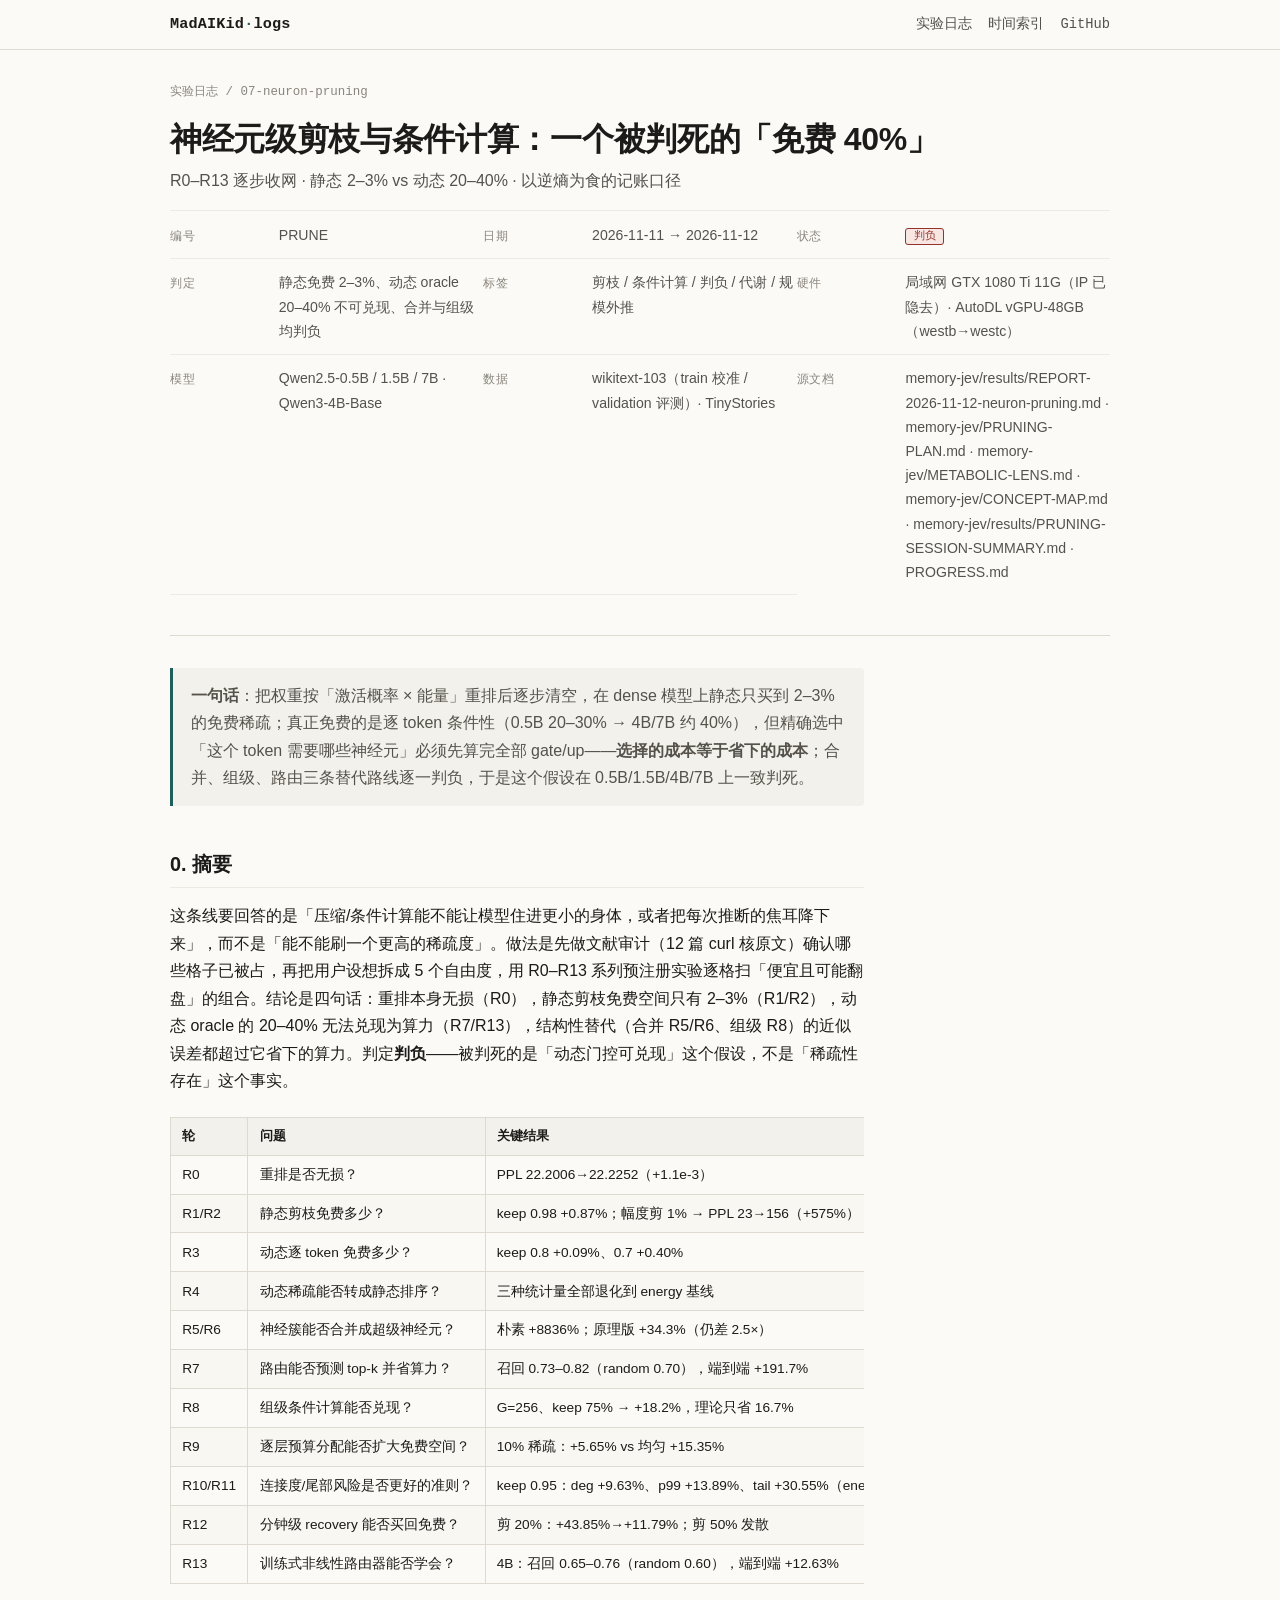
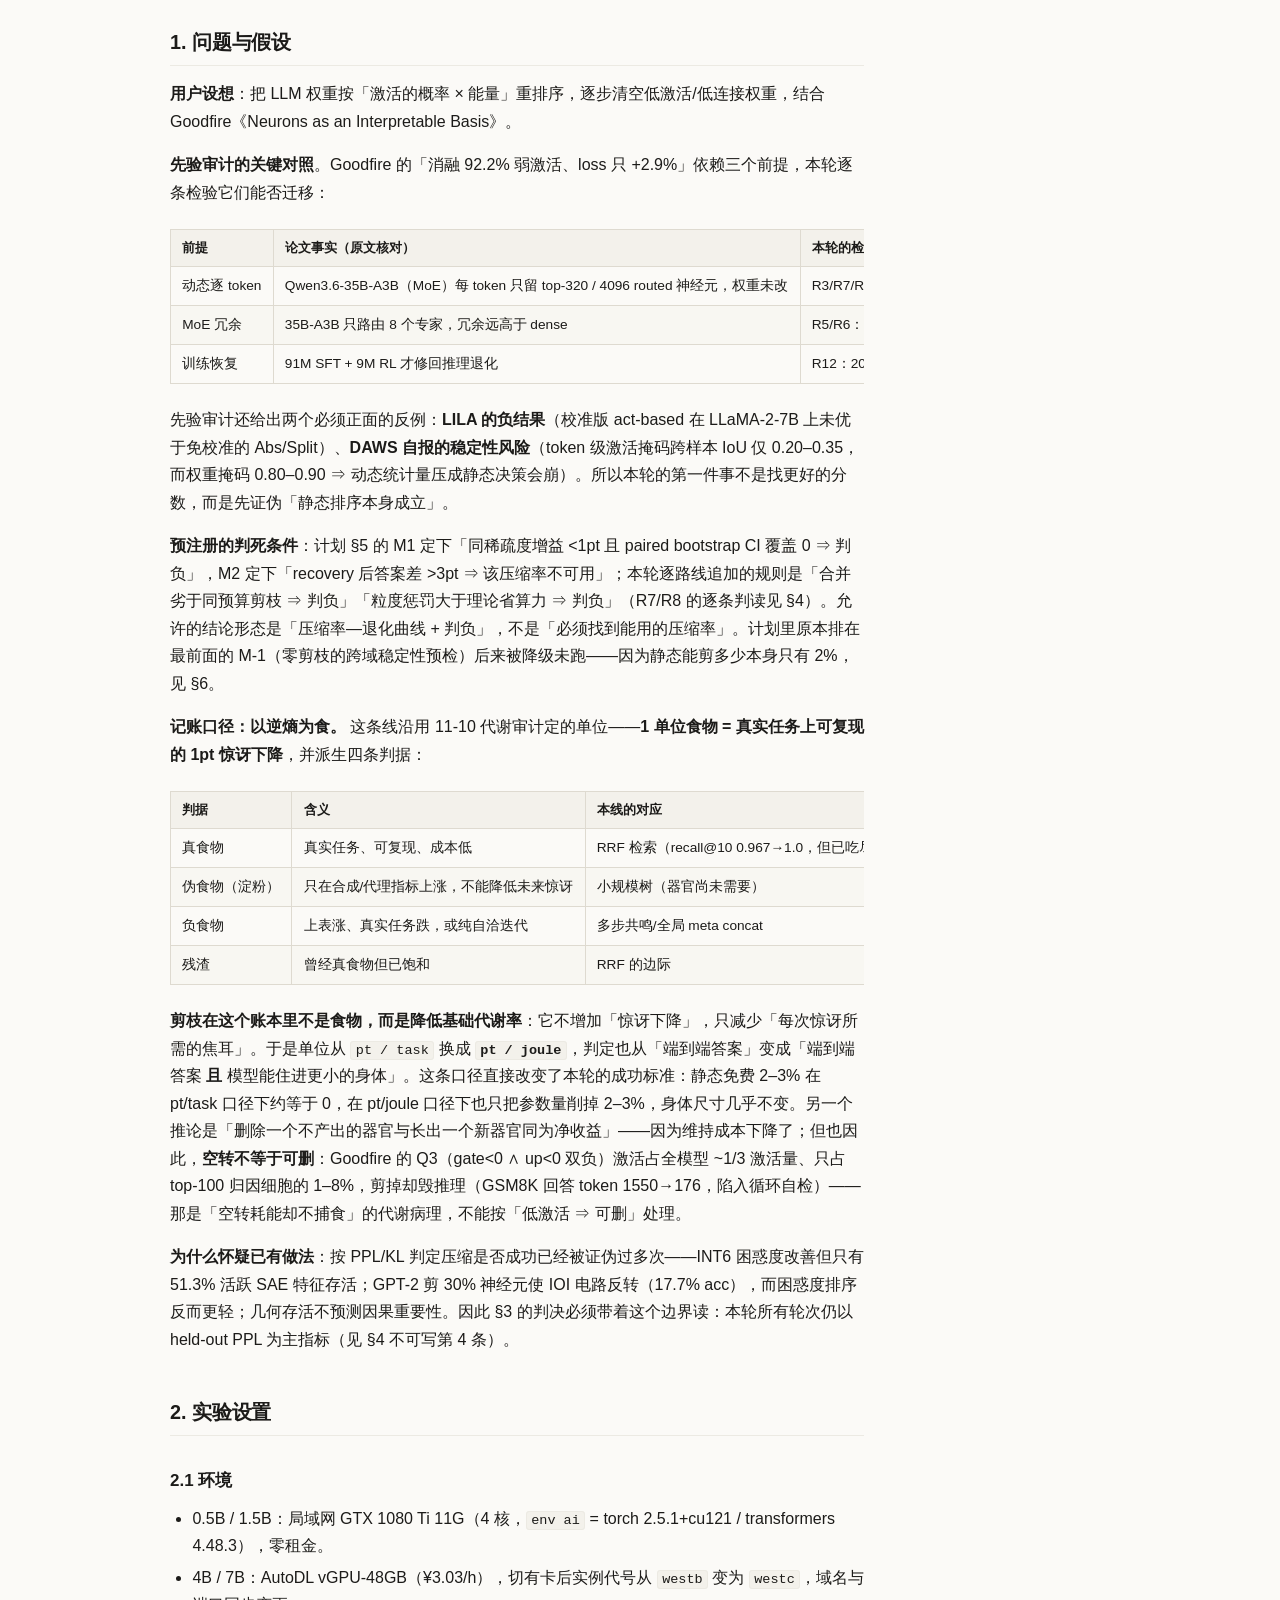
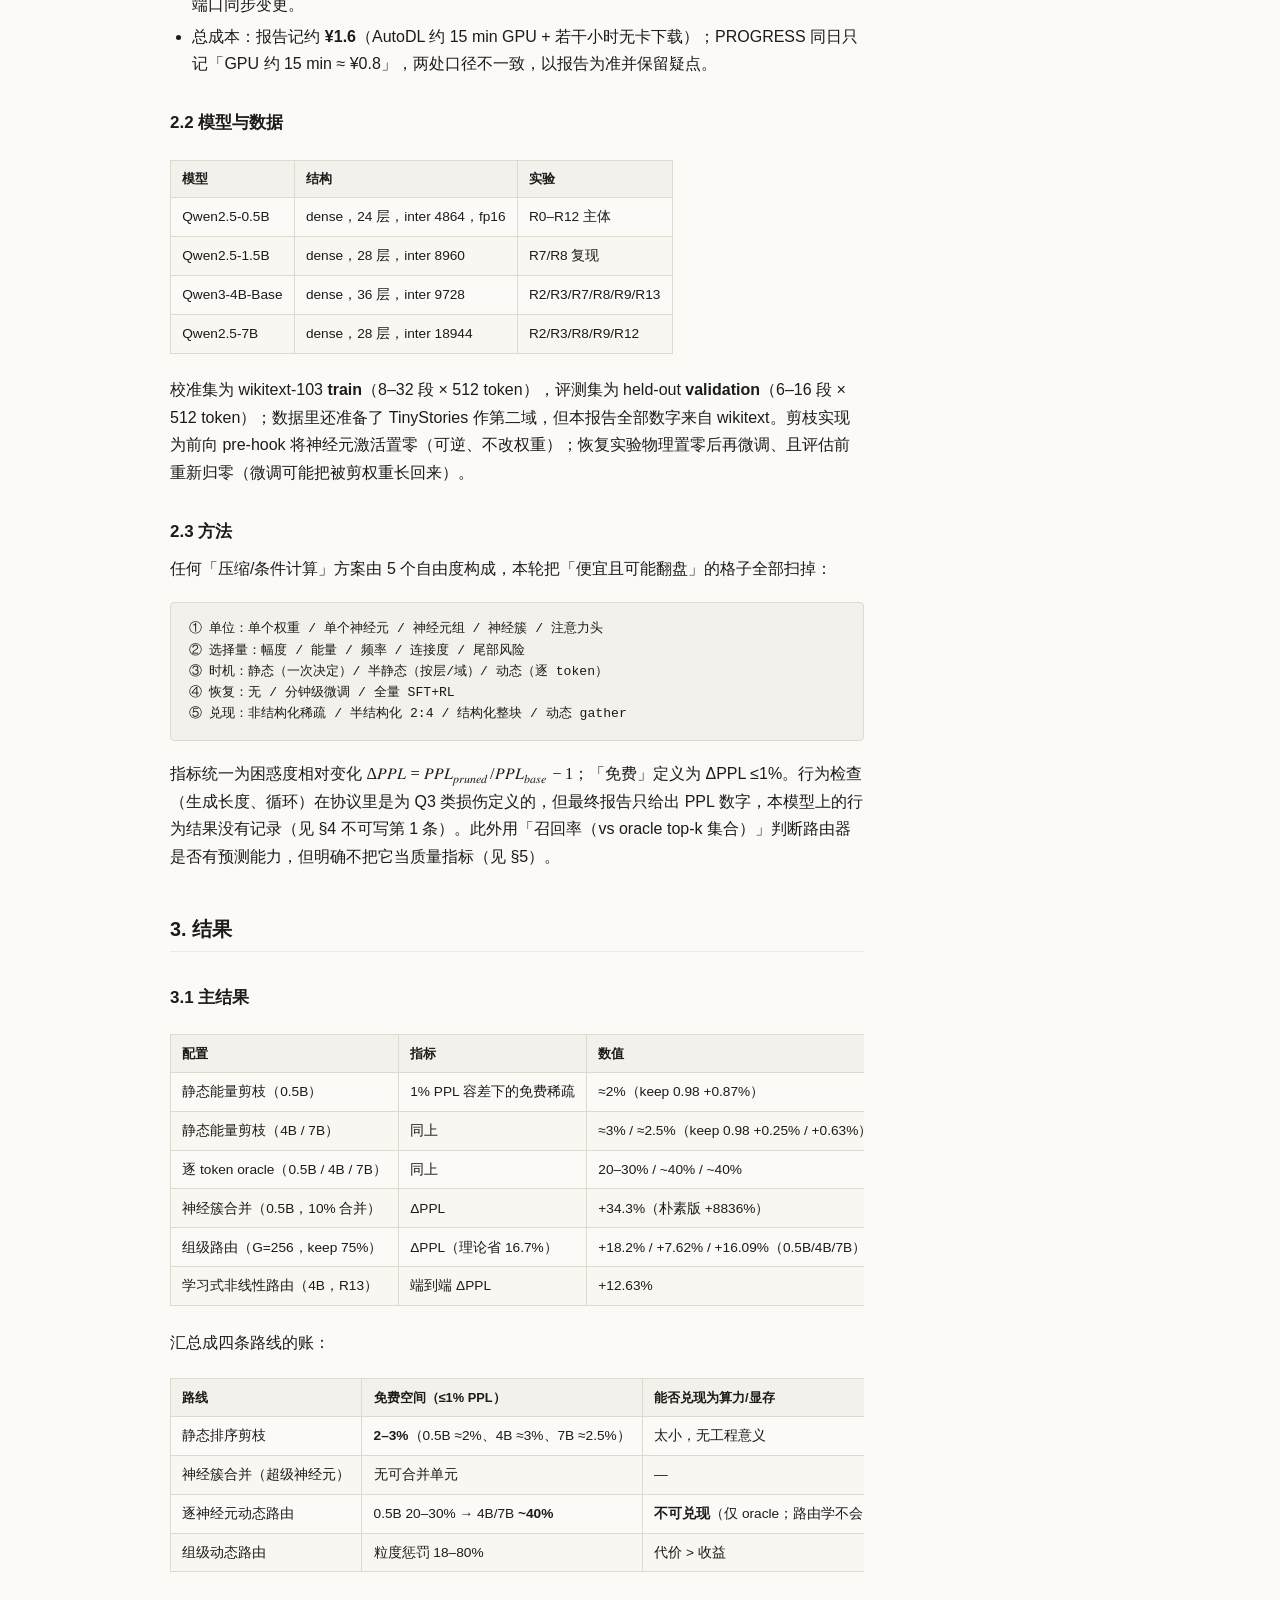
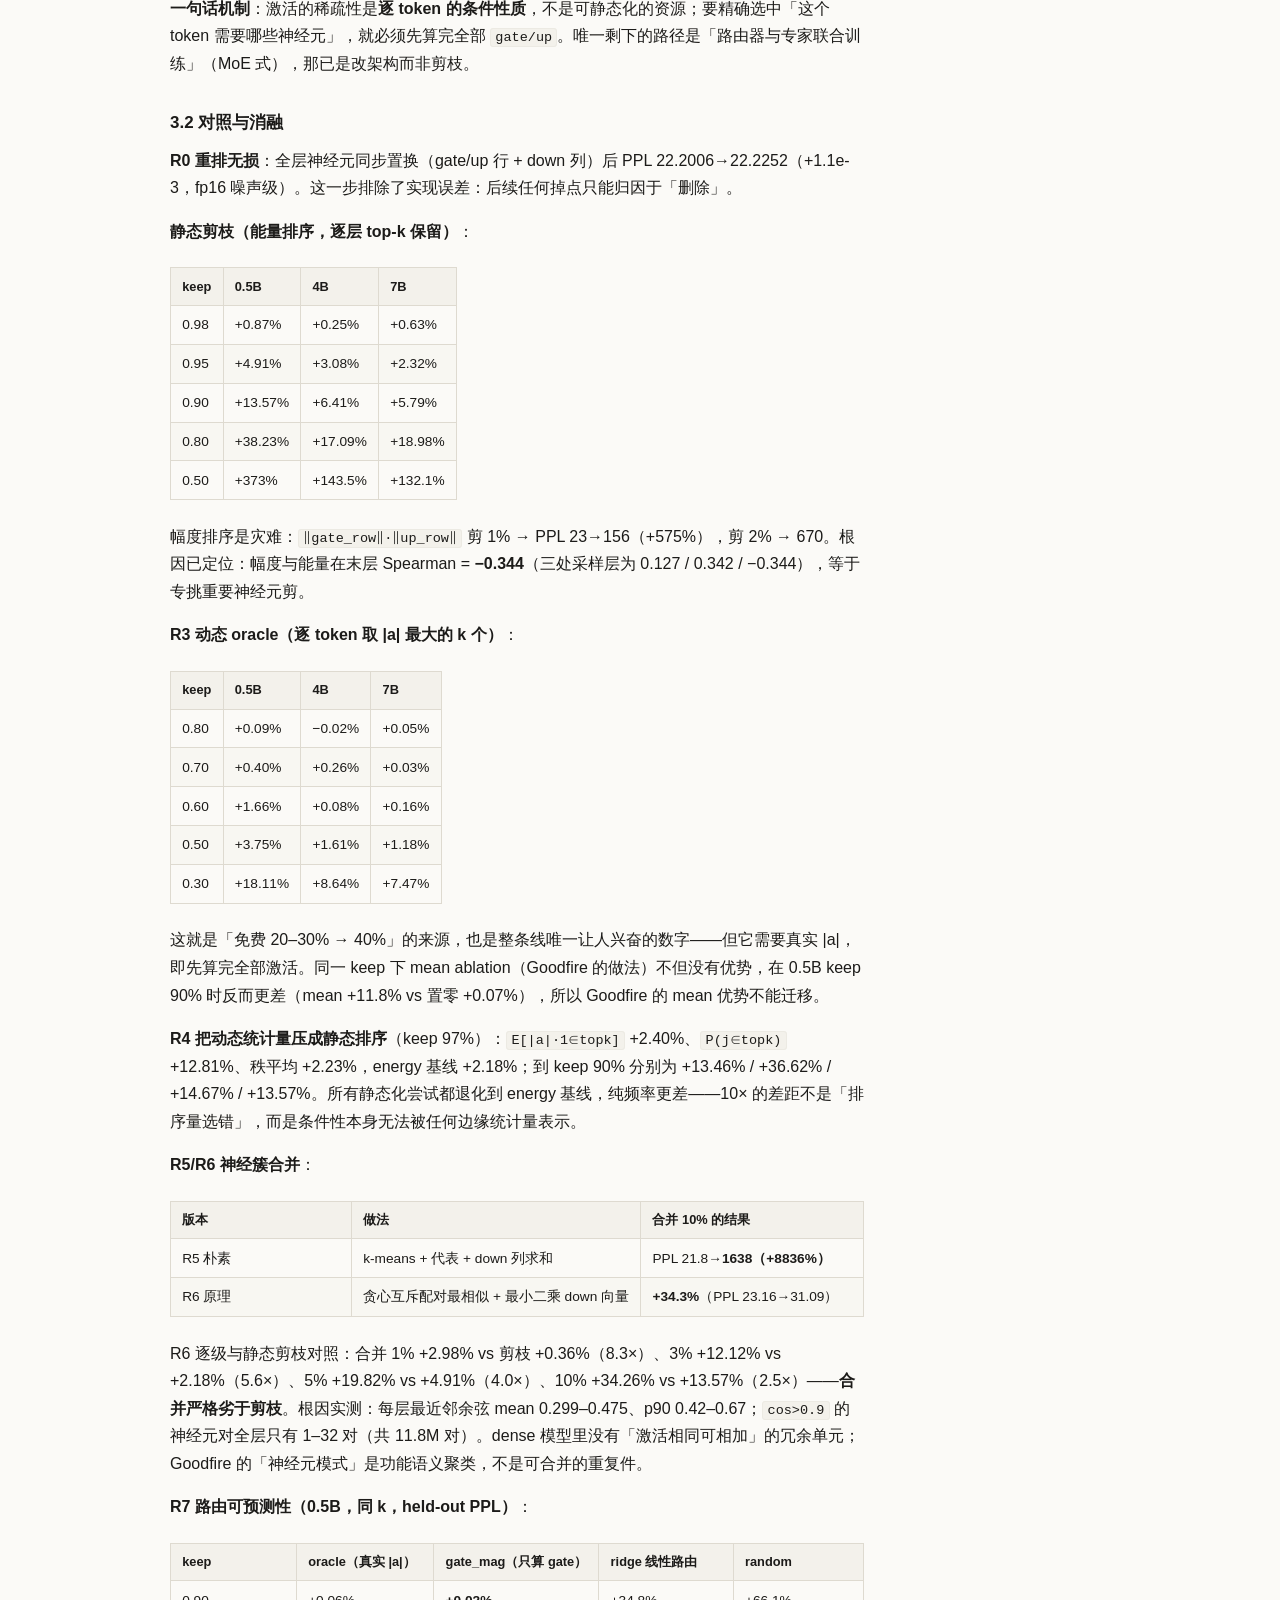
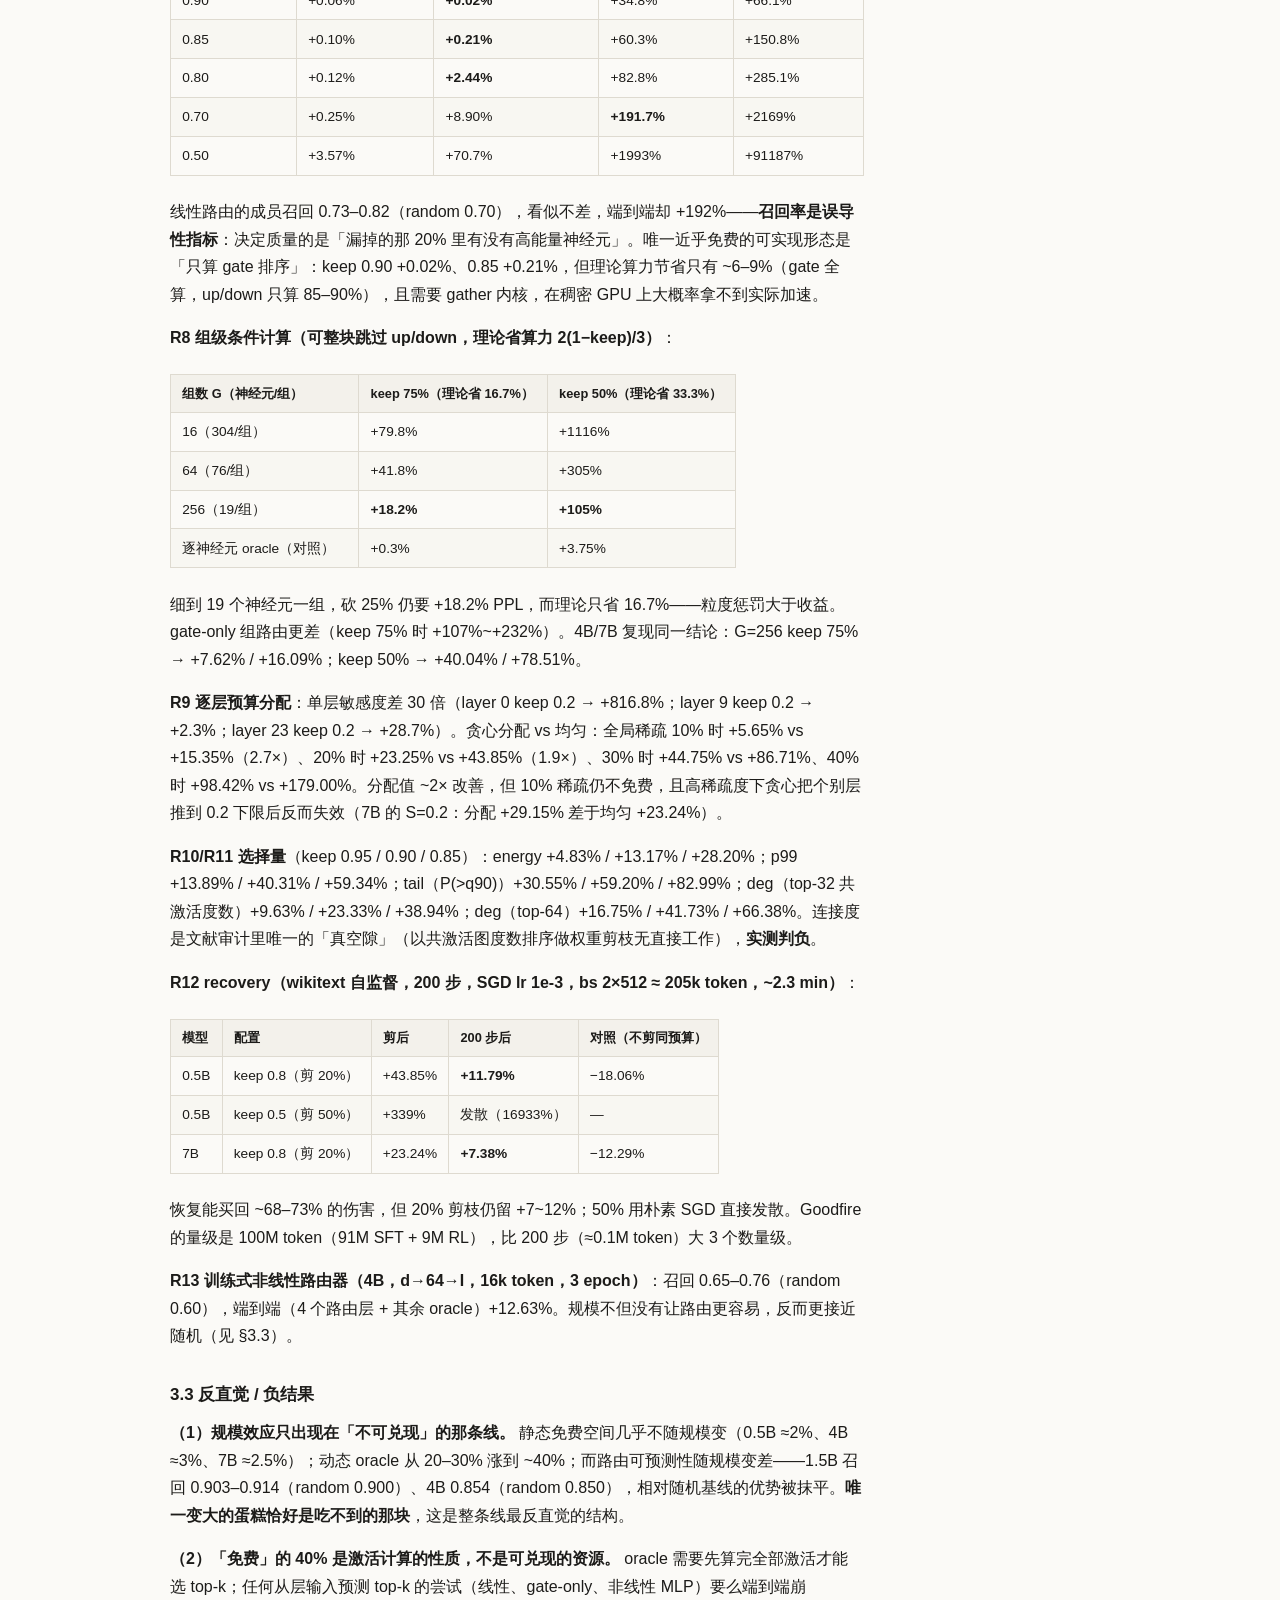
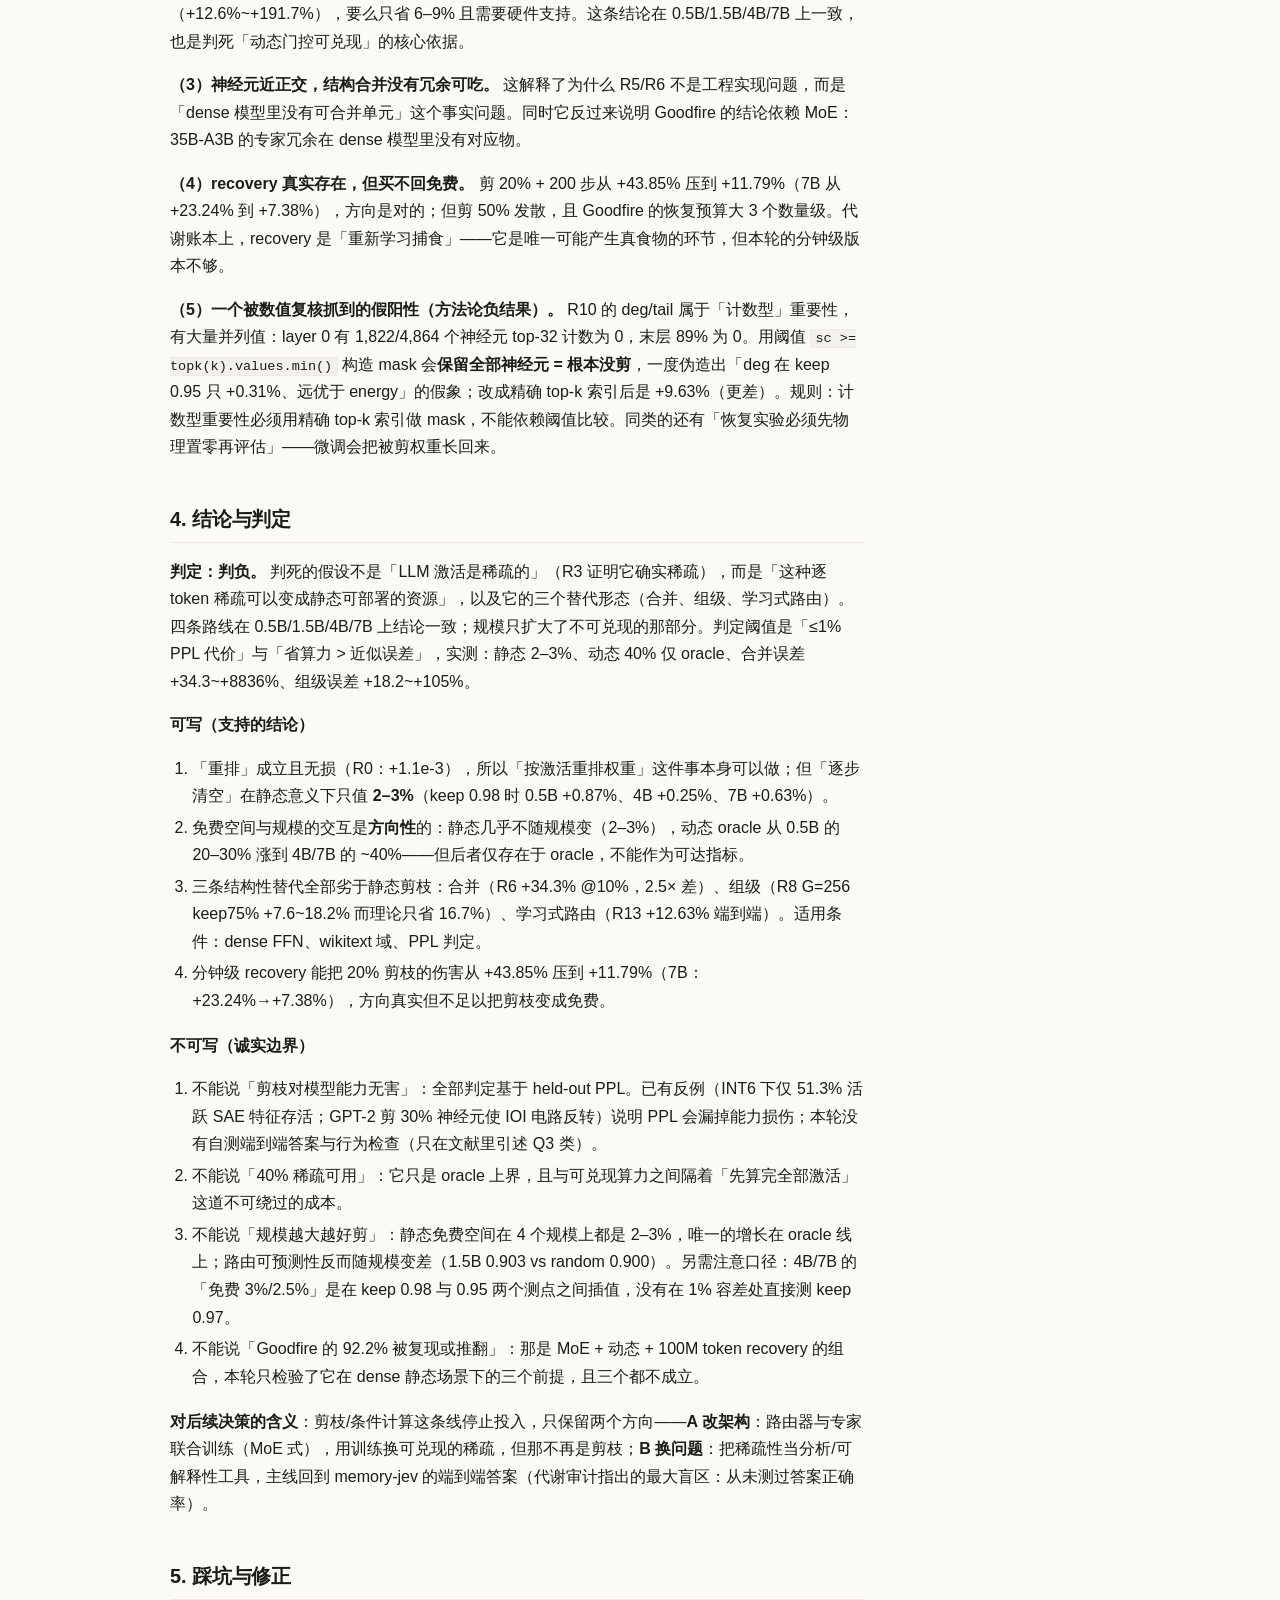
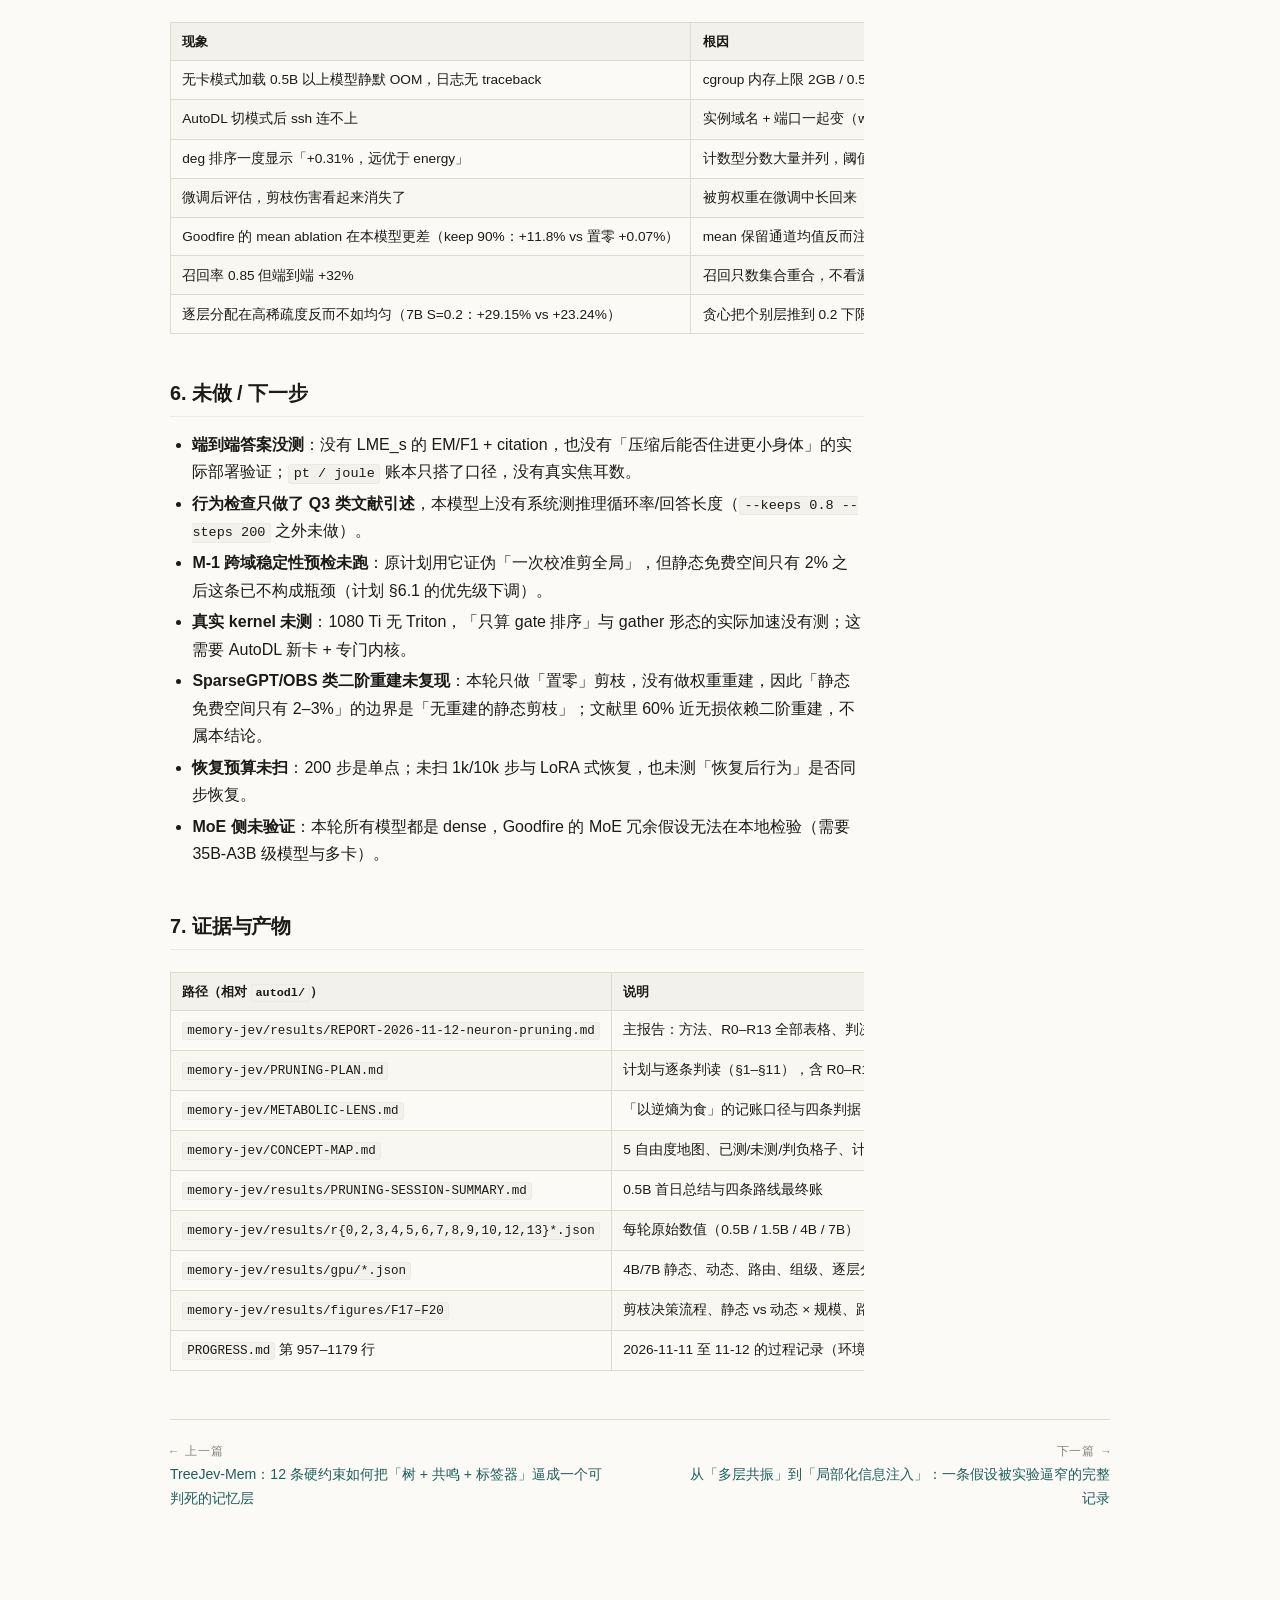
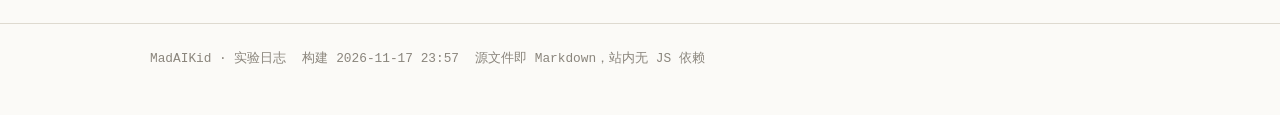
<file: logs/07-neuron-pruning.html>
<!DOCTYPE html>
<html lang="zh-CN">
<head>
<meta charset="utf-8">
<meta name="viewport" content="width=device-width, initial-scale=1">
<title>神经元级剪枝与条件计算：一个被判死的「免费 40%」 · MadAIKid · 实验日志</title>
<meta name="description" content="把权重按「激活概率 × 能量」重排后逐步清空，在 dense 模型上静态只买到 2–3% 的免费稀疏；真正免费的是逐 token 条件性（0.5B 20–30% → 4B/7B 约 40%），但精确选中「这个 token 需要哪些神经元」必须先算完全部 gate/up——选择的成本等于省下的成本；合并、组级、路由三条替代路线逐一判负，于是这个假设在 0.5B/1.5B/4B/7B 上一致判死。">
<meta name="generator" content="blog/build.py">
<link rel="stylesheet" href="../assets/style.css">
</head>
<body>
<header class="site-header"><div class="inner">
<a class="brand" href="../index.html">MadAIKid<span class="dot">·</span>logs</a>
<nav class="site-nav">
<a href="../index.html">实验日志</a>
<a href="../timeline.html">时间索引</a>
<a href="https://github.com/MadAIKid/MadAIKid_logs">GitHub</a>
</nav>
</div></header>
<main class="wrap">
<div class="article-head">
<div class="crumb"><a href="../index.html">实验日志</a> / 07-neuron-pruning</div>
<h1>神经元级剪枝与条件计算：一个被判死的「免费 40%」</h1>
<p class="subtitle">R0–R13 逐步收网 · 静态 2–3% vs 动态 20–40% · 以逆熵为食的记账口径</p>
<dl class="spec"><div class="item"><dt>编号</dt><dd>PRUNE</dd></div><div class="item"><dt>日期</dt><dd>2026-11-11 → 2026-11-12</dd></div><div class="item"><dt>状态</dt><dd><span class="badge status-判负">判负</span></dd></div><div class="item"><dt>判定</dt><dd>静态免费 2–3%、动态 oracle 20–40% 不可兑现、合并与组级均判负</dd></div><div class="item"><dt>标签</dt><dd>剪枝 / 条件计算 / 判负 / 代谢 / 规模外推</dd></div><div class="item"><dt>硬件</dt><dd>局域网 GTX 1080 Ti 11G（IP 已隐去）· AutoDL vGPU-48GB（westb→westc）</dd></div><div class="item"><dt>模型</dt><dd>Qwen2.5-0.5B / 1.5B / 7B · Qwen3-4B-Base</dd></div><div class="item"><dt>数据</dt><dd>wikitext-103（train 校准 / validation 评测）· TinyStories</dd></div><div class="item"><dt>源文档</dt><dd>memory-jev/results/REPORT-2026-11-12-neuron-pruning.md · memory-jev/PRUNING-PLAN.md · memory-jev/METABOLIC-LENS.md · memory-jev/CONCEPT-MAP.md · memory-jev/results/PRUNING-SESSION-SUMMARY.md · PROGRESS.md</dd></div></dl>
</div>
<article class="prose">
<blockquote>
<p><strong>一句话</strong>：把权重按「激活概率 × 能量」重排后逐步清空，在 dense 模型上静态只买到 2–3% 的免费稀疏；真正免费的是逐 token 条件性（0.5B 20–30% → 4B/7B 约 40%），但精确选中「这个 token 需要哪些神经元」必须先算完全部 gate/up——<strong>选择的成本等于省下的成本</strong>；合并、组级、路由三条替代路线逐一判负，于是这个假设在 0.5B/1.5B/4B/7B 上一致判死。</p>
</blockquote>
<h2 id="摘要">0. 摘要</h2>
<p>这条线要回答的是「压缩/条件计算能不能让模型住进更小的身体，或者把每次推断的焦耳降下来」，而不是「能不能刷一个更高的稀疏度」。做法是先做文献审计（12 篇 curl 核原文）确认哪些格子已被占，再把用户设想拆成 5 个自由度，用 R0–R13 系列预注册实验逐格扫「便宜且可能翻盘」的组合。结论是四句话：重排本身无损（R0），静态剪枝免费空间只有 2–3%（R1/R2），动态 oracle 的 20–40% 无法兑现为算力（R7/R13），结构性替代（合并 R5/R6、组级 R8）的近似误差都超过它省下的算力。判定<strong>判负</strong>——被判死的是「动态门控可兑现」这个假设，不是「稀疏性存在」这个事实。</p>
<table>
<colgroup>
<col style="width: 25%" />
<col style="width: 25%" />
<col style="width: 25%" />
<col style="width: 25%" />
</colgroup>
<thead>
<tr>
<th>轮</th>
<th>问题</th>
<th>关键结果</th>
<th>判定</th>
</tr>
</thead>
<tbody>
<tr>
<td>R0</td>
<td>重排是否无损？</td>
<td>PPL 22.2006→22.2252（+1.1e-3）</td>
<td>✅ 恒等变换</td>
</tr>
<tr>
<td>R1/R2</td>
<td>静态剪枝免费多少？</td>
<td>keep 0.98 +0.87%；幅度剪 1% → PPL 23→156（+575%）</td>
<td>❌ 仅 ~2%</td>
</tr>
<tr>
<td>R3</td>
<td>动态逐 token 免费多少？</td>
<td>keep 0.8 +0.09%、0.7 +0.40%</td>
<td>✅ 20–30%（仅 oracle）</td>
</tr>
<tr>
<td>R4</td>
<td>动态稀疏能否转成静态排序？</td>
<td>三种统计量全部退化到 energy 基线</td>
<td>❌ 不可转换</td>
</tr>
<tr>
<td>R5/R6</td>
<td>神经簇能否合并成超级神经元？</td>
<td>朴素 +8836%；原理版 +34.3%（仍差 2.5×）</td>
<td>❌ 无可合并单元</td>
</tr>
<tr>
<td>R7</td>
<td>路由能否预测 top-k 并省算力？</td>
<td>召回 0.73–0.82（random 0.70），端到端 +191.7%</td>
<td>❌ 不可兑现</td>
</tr>
<tr>
<td>R8</td>
<td>组级条件计算能否兑现？</td>
<td>G=256、keep 75% → +18.2%，理论只省 16.7%</td>
<td>❌ 粒度惩罚</td>
</tr>
<tr>
<td>R9</td>
<td>逐层预算分配能否扩大免费空间？</td>
<td>10% 稀疏：+5.65% vs 均匀 +15.35%</td>
<td>◐ 2× 改善但仍不免费</td>
</tr>
<tr>
<td>R10/R11</td>
<td>连接度/尾部风险是否更好的准则？</td>
<td>keep 0.95：deg +9.63%、p99 +13.89%、tail +30.55%（energy +4.83%）</td>
<td>❌ 均判负（含一个 bug）</td>
</tr>
<tr>
<td>R12</td>
<td>分钟级 recovery 能否买回免费？</td>
<td>剪 20%：+43.85%→+11.79%；剪 50% 发散</td>
<td>◐ 买回 ~70%，不免费</td>
</tr>
<tr>
<td>R13</td>
<td>训练式非线性路由器能否学会？</td>
<td>4B：召回 0.65–0.76（random 0.60），端到端 +12.63%</td>
<td>❌ 规模越大越接近随机</td>
</tr>
</tbody>
</table>
<h2 id="问题与假设">1. 问题与假设</h2>
<p><strong>用户设想</strong>：把 LLM 权重按「激活的概率 × 能量」重排序，逐步清空低激活/低连接权重，结合 Goodfire《Neurons as an Interpretable Basis》。</p>
<p><strong>先验审计的关键对照</strong>。Goodfire 的「消融 92.2% 弱激活、loss 只 +2.9%」依赖三个前提，本轮逐条检验它们能否迁移：</p>
<table>
<colgroup>
<col style="width: 33%" />
<col style="width: 33%" />
<col style="width: 33%" />
</colgroup>
<thead>
<tr>
<th>前提</th>
<th>论文事实（原文核对）</th>
<th>本轮的检验</th>
</tr>
</thead>
<tbody>
<tr>
<td>动态逐 token</td>
<td>Qwen3.6-35B-A3B（MoE）每 token 只留 top-320 / 4096 routed 神经元，权重未改</td>
<td>R3/R7/R13：动态免费空间真实存在，但选择成本无法摊掉</td>
</tr>
<tr>
<td>MoE 冗余</td>
<td>35B-A3B 只路由 8 个专家，冗余远高于 dense</td>
<td>R5/R6：dense 神经元激活轮廓近正交，没有可合并的重复单元</td>
</tr>
<tr>
<td>训练恢复</td>
<td>91M SFT + 9M RL 才修回推理退化</td>
<td>R12：200 步（≈0.1M token）只能买回 ~70% 伤害</td>
</tr>
</tbody>
</table>
<p>先验审计还给出两个必须正面的反例：<strong>LILA 的负结果</strong>（校准版 act-based 在 LLaMA-2-7B 上未优于免校准的 Abs/Split）、<strong>DAWS 自报的稳定性风险</strong>（token 级激活掩码跨样本 IoU 仅 0.20–0.35，而权重掩码 0.80–0.90 ⇒ 动态统计量压成静态决策会崩）。所以本轮的第一件事不是找更好的分数，而是先证伪「静态排序本身成立」。</p>
<p><strong>预注册的判死条件</strong>：计划 §5 的 M1 定下「同稀疏度增益 &lt;1pt 且 paired bootstrap CI 覆盖 0 ⇒ 判负」，M2 定下「recovery 后答案差 &gt;3pt ⇒ 该压缩率不可用」；本轮逐路线追加的规则是「合并劣于同预算剪枝 ⇒ 判负」「粒度惩罚大于理论省算力 ⇒ 判负」（R7/R8 的逐条判读见 §4）。允许的结论形态是「压缩率—退化曲线 + 判负」，不是「必须找到能用的压缩率」。计划里原本排在最前面的 M-1（零剪枝的跨域稳定性预检）后来被降级未跑——因为静态能剪多少本身只有 2%，见 §6。</p>
<p><strong>记账口径：以逆熵为食。</strong> 这条线沿用 11-10 代谢审计定的单位——<strong>1 单位食物 = 真实任务上可复现的 1pt 惊讶下降</strong>，并派生四条判据：</p>
<table>
<colgroup>
<col style="width: 33%" />
<col style="width: 33%" />
<col style="width: 33%" />
</colgroup>
<thead>
<tr>
<th>判据</th>
<th>含义</th>
<th>本线的对应</th>
</tr>
</thead>
<tbody>
<tr>
<td>真食物</td>
<td>真实任务、可复现、成本低</td>
<td>RRF 检索（recall@10 0.967→1.0，但已吃尽）</td>
</tr>
<tr>
<td>伪食物（淀粉）</td>
<td>只在合成/代理指标上涨，不能降低未来惊讶</td>
<td>小规模树（器官尚未需要）</td>
</tr>
<tr>
<td>负食物</td>
<td>上表涨、真实任务跌，或纯自洽迭代</td>
<td>多步共鸣/全局 meta concat</td>
</tr>
<tr>
<td>残渣</td>
<td>曾经真食物但已饱和</td>
<td>RRF 的边际</td>
</tr>
</tbody>
</table>
<p><strong>剪枝在这个账本里不是食物，而是降低基础代谢率</strong>：它不增加「惊讶下降」，只减少「每次惊讶所需的焦耳」。于是单位从 <code>pt / task</code> 换成 <strong><code>pt / joule</code></strong>，判定也从「端到端答案」变成「端到端答案 <strong>且</strong> 模型能住进更小的身体」。这条口径直接改变了本轮的成功标准：静态免费 2–3% 在 pt/task 口径下约等于 0，在 pt/joule 口径下也只把参数量削掉 2–3%，身体尺寸几乎不变。另一个推论是「删除一个不产出的器官与长出一个新器官同为净收益」——因为维持成本下降了；但也因此，<strong>空转不等于可删</strong>：Goodfire 的 Q3（gate&lt;0 ∧ up&lt;0 双负）激活占全模型 ~1/3 激活量、只占 top-100 归因细胞的 1–8%，剪掉却毁推理（GSM8K 回答 token 1550→176，陷入循环自检）——那是「空转耗能却不捕食」的代谢病理，不能按「低激活 ⇒ 可删」处理。</p>
<p><strong>为什么怀疑已有做法</strong>：按 PPL/KL 判定压缩是否成功已经被证伪过多次——INT6 困惑度改善但只有 51.3% 活跃 SAE 特征存活；GPT-2 剪 30% 神经元使 IOI 电路反转（17.7% acc），而困惑度排序反而更轻；几何存活不预测因果重要性。因此 §3 的判决必须带着这个边界读：本轮所有轮次仍以 held-out PPL 为主指标（见 §4 不可写第 4 条）。</p>
<h2 id="实验设置">2. 实验设置</h2>
<h3 id="环境">2.1 环境</h3>
<ul>
<li>0.5B / 1.5B：局域网 GTX 1080 Ti 11G（4 核，<code>env ai</code> = torch 2.5.1+cu121 / transformers 4.48.3），零租金。</li>
<li>4B / 7B：AutoDL vGPU-48GB（¥3.03/h），切有卡后实例代号从 <code>westb</code> 变为 <code>westc</code>，域名与端口同步变更。</li>
<li>总成本：报告记约 <strong>¥1.6</strong>（AutoDL 约 15 min GPU + 若干小时无卡下载）；PROGRESS 同日只记「GPU 约 15 min ≈ ¥0.8」，两处口径不一致，以报告为准并保留疑点。</li>
</ul>
<h3 id="模型与数据">2.2 模型与数据</h3>
<table>
<thead>
<tr>
<th>模型</th>
<th>结构</th>
<th>实验</th>
</tr>
</thead>
<tbody>
<tr>
<td>Qwen2.5-0.5B</td>
<td>dense，24 层，inter 4864，fp16</td>
<td>R0–R12 主体</td>
</tr>
<tr>
<td>Qwen2.5-1.5B</td>
<td>dense，28 层，inter 8960</td>
<td>R7/R8 复现</td>
</tr>
<tr>
<td>Qwen3-4B-Base</td>
<td>dense，36 层，inter 9728</td>
<td>R2/R3/R7/R8/R9/R13</td>
</tr>
<tr>
<td>Qwen2.5-7B</td>
<td>dense，28 层，inter 18944</td>
<td>R2/R3/R8/R9/R12</td>
</tr>
</tbody>
</table>
<p>校准集为 wikitext-103 <strong>train</strong>（8–32 段 × 512 token），评测集为 held-out <strong>validation</strong>（6–16 段 × 512 token）；数据里还准备了 TinyStories 作第二域，但本报告全部数字来自 wikitext。剪枝实现为前向 pre-hook 将神经元激活置零（可逆、不改权重）；恢复实验物理置零后再微调、且评估前重新归零（微调可能把被剪权重长回来）。</p>
<h3 id="方法">2.3 方法</h3>
<p>任何「压缩/条件计算」方案由 5 个自由度构成，本轮把「便宜且可能翻盘」的格子全部扫掉：</p>
<pre class="text"><code>① 单位：单个权重 / 单个神经元 / 神经元组 / 神经簇 / 注意力头
② 选择量：幅度 / 能量 / 频率 / 连接度 / 尾部风险
③ 时机：静态（一次决定）/ 半静态（按层/域）/ 动态（逐 token）
④ 恢复：无 / 分钟级微调 / 全量 SFT+RL
⑤ 兑现：非结构化稀疏 / 半结构化 2:4 / 结构化整块 / 动态 gather</code></pre>
<p>指标统一为困惑度相对变化 <math display="inline" xmlns="http://www.w3.org/1998/Math/MathML"><semantics><mrow><mi mathvariant="normal">Δ</mi><mi>P</mi><mi>P</mi><mi>L</mi><mo>=</mo><mi>P</mi><mi>P</mi><msub><mi>L</mi><mrow><mi>p</mi><mi>r</mi><mi>u</mi><mi>n</mi><mi>e</mi><mi>d</mi></mrow></msub><mi>/</mi><mi>P</mi><mi>P</mi><msub><mi>L</mi><mrow><mi>b</mi><mi>a</mi><mi>s</mi><mi>e</mi></mrow></msub><mo>−</mo><mn>1</mn></mrow><annotation encoding="application/x-tex">\Delta PPL = PPL_{pruned}/PPL_{base}-1</annotation></semantics></math>；「免费」定义为 ΔPPL ≤1%。行为检查（生成长度、循环）在协议里是为 Q3 类损伤定义的，但最终报告只给出 PPL 数字，本模型上的行为结果没有记录（见 §4 不可写第 1 条）。此外用「召回率（vs oracle top-k 集合）」判断路由器是否有预测能力，但明确不把它当质量指标（见 §5）。</p>
<h2 id="结果">3. 结果</h2>
<h3 id="主结果">3.1 主结果</h3>
<table>
<colgroup>
<col style="width: 20%" />
<col style="width: 20%" />
<col style="width: 20%" />
<col style="width: 20%" />
<col style="width: 20%" />
</colgroup>
<thead>
<tr>
<th>配置</th>
<th>指标</th>
<th>数值</th>
<th>95% CI</th>
<th>判定</th>
</tr>
</thead>
<tbody>
<tr>
<td>静态能量剪枝（0.5B）</td>
<td>1% PPL 容差下的免费稀疏</td>
<td>≈2%（keep 0.98 +0.87%）</td>
<td>未记录</td>
<td>❌ 太小</td>
</tr>
<tr>
<td>静态能量剪枝（4B / 7B）</td>
<td>同上</td>
<td>≈3% / ≈2.5%（keep 0.98 +0.25% / +0.63%）</td>
<td>未记录</td>
<td>❌ 不随规模改善</td>
</tr>
<tr>
<td>逐 token oracle（0.5B / 4B / 7B）</td>
<td>同上</td>
<td>20–30% / ~40% / ~40%</td>
<td>未记录</td>
<td>❌ 仅 oracle，不可兑现</td>
</tr>
<tr>
<td>神经簇合并（0.5B，10% 合并）</td>
<td>ΔPPL</td>
<td>+34.3%（朴素版 +8836%）</td>
<td>未记录</td>
<td>❌ 劣于剪枝 2.5×</td>
</tr>
<tr>
<td>组级路由（G=256，keep 75%）</td>
<td>ΔPPL（理论省 16.7%）</td>
<td>+18.2% / +7.62% / +16.09%（0.5B/4B/7B）</td>
<td>未记录</td>
<td>❌ 粒度惩罚 &gt; 收益</td>
</tr>
<tr>
<td>学习式非线性路由（4B，R13）</td>
<td>端到端 ΔPPL</td>
<td>+12.63%</td>
<td>未记录</td>
<td>❌ 不可用</td>
</tr>
</tbody>
</table>
<p>汇总成四条路线的账：</p>
<table>
<colgroup>
<col style="width: 25%" />
<col style="width: 25%" />
<col style="width: 25%" />
<col style="width: 25%" />
</colgroup>
<thead>
<tr>
<th>路线</th>
<th>免费空间（≤1% PPL）</th>
<th>能否兑现为算力/显存</th>
<th>判定</th>
</tr>
</thead>
<tbody>
<tr>
<td>静态排序剪枝</td>
<td><strong>2–3%</strong>（0.5B ≈2%、4B ≈3%、7B ≈2.5%）</td>
<td>太小，无工程意义</td>
<td>❌</td>
</tr>
<tr>
<td>神经簇合并（超级神经元）</td>
<td>无可合并单元</td>
<td>—</td>
<td>❌ 判负</td>
</tr>
<tr>
<td>逐神经元动态路由</td>
<td>0.5B 20–30% → 4B/7B <strong>~40%</strong></td>
<td><strong>不可兑现</strong>（仅 oracle；路由学不会）</td>
<td>❌</td>
</tr>
<tr>
<td>组级动态路由</td>
<td>粒度惩罚 18–80%</td>
<td>代价 &gt; 收益</td>
<td>❌ 判负</td>
</tr>
</tbody>
</table>
<p><strong>一句话机制</strong>：激活的稀疏性是<strong>逐 token 的条件性质</strong>，不是可静态化的资源；要精确选中「这个 token 需要哪些神经元」，就必须先算完全部 <code>gate/up</code>。唯一剩下的路径是「路由器与专家联合训练」（MoE 式），那已是改架构而非剪枝。</p>
<h3 id="对照与消融">3.2 对照与消融</h3>
<p><strong>R0 重排无损</strong>：全层神经元同步置换（gate/up 行 + down 列）后 PPL 22.2006→22.2252（+1.1e-3，fp16 噪声级）。这一步排除了实现误差：后续任何掉点只能归因于「删除」。</p>
<p><strong>静态剪枝（能量排序，逐层 top-k 保留）</strong>：</p>
<table>
<thead>
<tr>
<th>keep</th>
<th>0.5B</th>
<th>4B</th>
<th>7B</th>
</tr>
</thead>
<tbody>
<tr>
<td>0.98</td>
<td>+0.87%</td>
<td>+0.25%</td>
<td>+0.63%</td>
</tr>
<tr>
<td>0.95</td>
<td>+4.91%</td>
<td>+3.08%</td>
<td>+2.32%</td>
</tr>
<tr>
<td>0.90</td>
<td>+13.57%</td>
<td>+6.41%</td>
<td>+5.79%</td>
</tr>
<tr>
<td>0.80</td>
<td>+38.23%</td>
<td>+17.09%</td>
<td>+18.98%</td>
</tr>
<tr>
<td>0.50</td>
<td>+373%</td>
<td>+143.5%</td>
<td>+132.1%</td>
</tr>
</tbody>
</table>
<p>幅度排序是灾难：<code>‖gate_row‖·‖up_row‖</code> 剪 1% → PPL 23→156（+575%），剪 2% → 670。根因已定位：幅度与能量在末层 Spearman = <strong>−0.344</strong>（三处采样层为 0.127 / 0.342 / −0.344），等于专挑重要神经元剪。</p>
<p><strong>R3 动态 oracle（逐 token 取 |a| 最大的 k 个）</strong>：</p>
<table>
<thead>
<tr>
<th>keep</th>
<th>0.5B</th>
<th>4B</th>
<th>7B</th>
</tr>
</thead>
<tbody>
<tr>
<td>0.80</td>
<td>+0.09%</td>
<td>−0.02%</td>
<td>+0.05%</td>
</tr>
<tr>
<td>0.70</td>
<td>+0.40%</td>
<td>+0.26%</td>
<td>+0.03%</td>
</tr>
<tr>
<td>0.60</td>
<td>+1.66%</td>
<td>+0.08%</td>
<td>+0.16%</td>
</tr>
<tr>
<td>0.50</td>
<td>+3.75%</td>
<td>+1.61%</td>
<td>+1.18%</td>
</tr>
<tr>
<td>0.30</td>
<td>+18.11%</td>
<td>+8.64%</td>
<td>+7.47%</td>
</tr>
</tbody>
</table>
<p>这就是「免费 20–30% → 40%」的来源，也是整条线唯一让人兴奋的数字——但它需要真实 |a|，即先算完全部激活。同一 keep 下 mean ablation（Goodfire 的做法）不但没有优势，在 0.5B keep 90% 时反而更差（mean +11.8% vs 置零 +0.07%），所以 Goodfire 的 mean 优势不能迁移。</p>
<p><strong>R4 把动态统计量压成静态排序</strong>（keep 97%）：<code>E[|a|·1∈topk]</code> +2.40%、<code>P(j∈topk)</code> +12.81%、秩平均 +2.23%，energy 基线 +2.18%；到 keep 90% 分别为 +13.46% / +36.62% / +14.67% / +13.57%。所有静态化尝试都退化到 energy 基线，纯频率更差——10× 的差距不是「排序量选错」，而是条件性本身无法被任何边缘统计量表示。</p>
<p><strong>R5/R6 神经簇合并</strong>：</p>
<table>
<colgroup>
<col style="width: 33%" />
<col style="width: 33%" />
<col style="width: 33%" />
</colgroup>
<thead>
<tr>
<th>版本</th>
<th>做法</th>
<th>合并 10% 的结果</th>
</tr>
</thead>
<tbody>
<tr>
<td>R5 朴素</td>
<td>k-means + 代表 + down 列求和</td>
<td>PPL 21.8→<strong>1638（+8836%）</strong></td>
</tr>
<tr>
<td>R6 原理</td>
<td>贪心互斥配对最相似 + 最小二乘 down 向量</td>
<td><strong>+34.3%</strong>（PPL 23.16→31.09）</td>
</tr>
</tbody>
</table>
<p>R6 逐级与静态剪枝对照：合并 1% +2.98% vs 剪枝 +0.36%（8.3×）、3% +12.12% vs +2.18%（5.6×）、5% +19.82% vs +4.91%（4.0×）、10% +34.26% vs +13.57%（2.5×）——<strong>合并严格劣于剪枝</strong>。根因实测：每层最近邻余弦 mean 0.299–0.475、p90 0.42–0.67；<code>cos&gt;0.9</code> 的神经元对全层只有 1–32 对（共 11.8M 对）。dense 模型里没有「激活相同可相加」的冗余单元；Goodfire 的「神经元模式」是功能语义聚类，不是可合并的重复件。</p>
<p><strong>R7 路由可预测性（0.5B，同 k，held-out PPL）</strong>：</p>
<table>
<colgroup>
<col style="width: 20%" />
<col style="width: 20%" />
<col style="width: 20%" />
<col style="width: 20%" />
<col style="width: 20%" />
</colgroup>
<thead>
<tr>
<th>keep</th>
<th>oracle（真实 |a|）</th>
<th>gate_mag（只算 gate）</th>
<th>ridge 线性路由</th>
<th>random</th>
</tr>
</thead>
<tbody>
<tr>
<td>0.90</td>
<td>+0.06%</td>
<td><strong>+0.02%</strong></td>
<td>+34.8%</td>
<td>+66.1%</td>
</tr>
<tr>
<td>0.85</td>
<td>+0.10%</td>
<td><strong>+0.21%</strong></td>
<td>+60.3%</td>
<td>+150.8%</td>
</tr>
<tr>
<td>0.80</td>
<td>+0.12%</td>
<td><strong>+2.44%</strong></td>
<td>+82.8%</td>
<td>+285.1%</td>
</tr>
<tr>
<td>0.70</td>
<td>+0.25%</td>
<td>+8.90%</td>
<td><strong>+191.7%</strong></td>
<td>+2169%</td>
</tr>
<tr>
<td>0.50</td>
<td>+3.57%</td>
<td>+70.7%</td>
<td>+1993%</td>
<td>+91187%</td>
</tr>
</tbody>
</table>
<p>线性路由的成员召回 0.73–0.82（random 0.70），看似不差，端到端却 +192%——<strong>召回率是误导性指标</strong>：决定质量的是「漏掉的那 20% 里有没有高能量神经元」。唯一近乎免费的可实现形态是「只算 gate 排序」：keep 0.90 +0.02%、0.85 +0.21%，但理论算力节省只有 ~6–9%（gate 全算，up/down 只算 85–90%），且需要 gather 内核，在稠密 GPU 上大概率拿不到实际加速。</p>
<p><strong>R8 组级条件计算（可整块跳过 up/down，理论省算力 2(1−keep)/3）</strong>：</p>
<table>
<colgroup>
<col style="width: 33%" />
<col style="width: 33%" />
<col style="width: 33%" />
</colgroup>
<thead>
<tr>
<th>组数 G（神经元/组）</th>
<th>keep 75%（理论省 16.7%）</th>
<th>keep 50%（理论省 33.3%）</th>
</tr>
</thead>
<tbody>
<tr>
<td>16（304/组）</td>
<td>+79.8%</td>
<td>+1116%</td>
</tr>
<tr>
<td>64（76/组）</td>
<td>+41.8%</td>
<td>+305%</td>
</tr>
<tr>
<td>256（19/组）</td>
<td><strong>+18.2%</strong></td>
<td><strong>+105%</strong></td>
</tr>
<tr>
<td>逐神经元 oracle（对照）</td>
<td>+0.3%</td>
<td>+3.75%</td>
</tr>
</tbody>
</table>
<p>细到 19 个神经元一组，砍 25% 仍要 +18.2% PPL，而理论只省 16.7%——粒度惩罚大于收益。gate-only 组路由更差（keep 75% 时 +107%~+232%）。4B/7B 复现同一结论：G=256 keep 75% → +7.62% / +16.09%；keep 50% → +40.04% / +78.51%。</p>
<p><strong>R9 逐层预算分配</strong>：单层敏感度差 30 倍（layer 0 keep 0.2 → +816.8%；layer 9 keep 0.2 → +2.3%；layer 23 keep 0.2 → +28.7%）。贪心分配 vs 均匀：全局稀疏 10% 时 +5.65% vs +15.35%（2.7×）、20% 时 +23.25% vs +43.85%（1.9×）、30% 时 +44.75% vs +86.71%、40% 时 +98.42% vs +179.00%。分配值 ~2× 改善，但 10% 稀疏仍不免费，且高稀疏度下贪心把个别层推到 0.2 下限后反而失效（7B 的 S=0.2：分配 +29.15% 差于均匀 +23.24%）。</p>
<p><strong>R10/R11 选择量</strong>（keep 0.95 / 0.90 / 0.85）：energy +4.83% / +13.17% / +28.20%；p99 +13.89% / +40.31% / +59.34%；tail（P(&gt;q90)）+30.55% / +59.20% / +82.99%；deg（top-32 共激活度数）+9.63% / +23.33% / +38.94%；deg（top-64）+16.75% / +41.73% / +66.38%。连接度是文献审计里唯一的「真空隙」（以共激活图度数排序做权重剪枝无直接工作），<strong>实测判负</strong>。</p>
<p><strong>R12 recovery（wikitext 自监督，200 步，SGD lr 1e-3，bs 2×512 ≈ 205k token，~2.3 min）</strong>：</p>
<table>
<thead>
<tr>
<th>模型</th>
<th>配置</th>
<th>剪后</th>
<th>200 步后</th>
<th>对照（不剪同预算）</th>
</tr>
</thead>
<tbody>
<tr>
<td>0.5B</td>
<td>keep 0.8（剪 20%）</td>
<td>+43.85%</td>
<td><strong>+11.79%</strong></td>
<td>−18.06%</td>
</tr>
<tr>
<td>0.5B</td>
<td>keep 0.5（剪 50%）</td>
<td>+339%</td>
<td>发散（16933%）</td>
<td>—</td>
</tr>
<tr>
<td>7B</td>
<td>keep 0.8（剪 20%）</td>
<td>+23.24%</td>
<td><strong>+7.38%</strong></td>
<td>−12.29%</td>
</tr>
</tbody>
</table>
<p>恢复能买回 ~68–73% 的伤害，但 20% 剪枝仍留 +7~12%；50% 用朴素 SGD 直接发散。Goodfire 的量级是 100M token（91M SFT + 9M RL），比 200 步（≈0.1M token）大 3 个数量级。</p>
<p><strong>R13 训练式非线性路由器（4B，d→64→I，16k token，3 epoch）</strong>：召回 0.65–0.76（random 0.60），端到端（4 个路由层 + 其余 oracle）+12.63%。规模不但没有让路由更容易，反而更接近随机（见 §3.3）。</p>
<h3 id="反直觉-负结果">3.3 反直觉 / 负结果</h3>
<p><strong>（1）规模效应只出现在「不可兑现」的那条线。</strong> 静态免费空间几乎不随规模变（0.5B ≈2%、4B ≈3%、7B ≈2.5%）；动态 oracle 从 20–30% 涨到 ~40%；而路由可预测性随规模变差——1.5B 召回 0.903–0.914（random 0.900）、4B 0.854（random 0.850），相对随机基线的优势被抹平。<strong>唯一变大的蛋糕恰好是吃不到的那块</strong>，这是整条线最反直觉的结构。</p>
<p><strong>（2）「免费」的 40% 是激活计算的性质，不是可兑现的资源。</strong> oracle 需要先算完全部激活才能选 top-k；任何从层输入预测 top-k 的尝试（线性、gate-only、非线性 MLP）要么端到端崩（+12.6%~+191.7%），要么只省 6–9% 且需要硬件支持。这条结论在 0.5B/1.5B/4B/7B 上一致，也是判死「动态门控可兑现」的核心依据。</p>
<p><strong>（3）神经元近正交，结构合并没有冗余可吃。</strong> 这解释了为什么 R5/R6 不是工程实现问题，而是「dense 模型里没有可合并单元」这个事实问题。同时它反过来说明 Goodfire 的结论依赖 MoE：35B-A3B 的专家冗余在 dense 模型里没有对应物。</p>
<p><strong>（4）recovery 真实存在，但买不回免费。</strong> 剪 20% + 200 步从 +43.85% 压到 +11.79%（7B 从 +23.24% 到 +7.38%），方向是对的；但剪 50% 发散，且 Goodfire 的恢复预算大 3 个数量级。代谢账本上，recovery 是「重新学习捕食」——它是唯一可能产生真食物的环节，但本轮的分钟级版本不够。</p>
<p><strong>（5）一个被数值复核抓到的假阳性（方法论负结果）。</strong> R10 的 deg/tail 属于「计数型」重要性，有大量并列值：layer 0 有 1,822/4,864 个神经元 top-32 计数为 0，末层 89% 为 0。用阈值 <code>sc &gt;= topk(k).values.min()</code> 构造 mask 会<strong>保留全部神经元 = 根本没剪</strong>，一度伪造出「deg 在 keep 0.95 只 +0.31%、远优于 energy」的假象；改成精确 top-k 索引后是 +9.63%（更差）。规则：计数型重要性必须用精确 top-k 索引做 mask，不能依赖阈值比较。同类的还有「恢复实验必须先物理置零再评估」——微调会把被剪权重长回来。</p>
<h2 id="结论与判定">4. 结论与判定</h2>
<p><strong>判定：判负。</strong> 判死的假设不是「LLM 激活是稀疏的」（R3 证明它确实稀疏），而是「这种逐 token 稀疏可以变成静态可部署的资源」，以及它的三个替代形态（合并、组级、学习式路由）。四条路线在 0.5B/1.5B/4B/7B 上结论一致；规模只扩大了不可兑现的那部分。判定阈值是「≤1% PPL 代价」与「省算力 &gt; 近似误差」，实测：静态 2–3%、动态 40% 仅 oracle、合并误差 +34.3~+8836%、组级误差 +18.2~+105%。</p>
<p><strong>可写（支持的结论）</strong></p>
<ol type="1">
<li>「重排」成立且无损（R0：+1.1e-3），所以「按激活重排权重」这件事本身可以做；但「逐步清空」在静态意义下只值 <strong>2–3%</strong>（keep 0.98 时 0.5B +0.87%、4B +0.25%、7B +0.63%）。</li>
<li>免费空间与规模的交互是<strong>方向性</strong>的：静态几乎不随规模变（2–3%），动态 oracle 从 0.5B 的 20–30% 涨到 4B/7B 的 ~40%——但后者仅存在于 oracle，不能作为可达指标。</li>
<li>三条结构性替代全部劣于静态剪枝：合并（R6 +34.3% <span class="citation" data-cites="10">@10</span>%，2.5× 差）、组级（R8 G=256 keep75% +7.6~18.2% 而理论只省 16.7%）、学习式路由（R13 +12.63% 端到端）。适用条件：dense FFN、wikitext 域、PPL 判定。</li>
<li>分钟级 recovery 能把 20% 剪枝的伤害从 +43.85% 压到 +11.79%（7B：+23.24%→+7.38%），方向真实但不足以把剪枝变成免费。</li>
</ol>
<p><strong>不可写（诚实边界）</strong></p>
<ol type="1">
<li>不能说「剪枝对模型能力无害」：全部判定基于 held-out PPL。已有反例（INT6 下仅 51.3% 活跃 SAE 特征存活；GPT-2 剪 30% 神经元使 IOI 电路反转）说明 PPL 会漏掉能力损伤；本轮没有自测端到端答案与行为检查（只在文献里引述 Q3 类）。</li>
<li>不能说「40% 稀疏可用」：它只是 oracle 上界，且与可兑现算力之间隔着「先算完全部激活」这道不可绕过的成本。</li>
<li>不能说「规模越大越好剪」：静态免费空间在 4 个规模上都是 2–3%，唯一的增长在 oracle 线上；路由可预测性反而随规模变差（1.5B 0.903 vs random 0.900）。另需注意口径：4B/7B 的「免费 3%/2.5%」是在 keep 0.98 与 0.95 两个测点之间插值，没有在 1% 容差处直接测 keep 0.97。</li>
<li>不能说「Goodfire 的 92.2% 被复现或推翻」：那是 MoE + 动态 + 100M token recovery 的组合，本轮只检验了它在 dense 静态场景下的三个前提，且三个都不成立。</li>
</ol>
<p><strong>对后续决策的含义</strong>：剪枝/条件计算这条线停止投入，只保留两个方向——<strong>A 改架构</strong>：路由器与专家联合训练（MoE 式），用训练换可兑现的稀疏，但那不再是剪枝；<strong>B 换问题</strong>：把稀疏性当分析/可解释性工具，主线回到 memory-jev 的端到端答案（代谢审计指出的最大盲区：从未测过答案正确率）。</p>
<h2 id="踩坑与修正">5. 踩坑与修正</h2>
<table>
<colgroup>
<col style="width: 33%" />
<col style="width: 33%" />
<col style="width: 33%" />
</colgroup>
<thead>
<tr>
<th>现象</th>
<th>根因</th>
<th>解法</th>
</tr>
</thead>
<tbody>
<tr>
<td>无卡模式加载 0.5B 以上模型静默 OOM，日志无 traceback</td>
<td>cgroup 内存上限 2GB / 0.5 核</td>
<td>无卡模式只用来下载；前向必须切有卡</td>
</tr>
<tr>
<td>AutoDL 切模式后 ssh 连不上</td>
<td>实例域名 + 端口一起变（westb→westc）</td>
<td>同步更新 <code>ssh/config</code> 与 <code>bin/autodl</code> 默认主机</td>
</tr>
<tr>
<td>deg 排序一度显示「+0.31%，远优于 energy」</td>
<td>计数型分数大量并列，阈值 mask 保留全部神经元（=没剪）</td>
<td>一律用精确 top-k 索引构造 mask；修正后 +9.63%</td>
</tr>
<tr>
<td>微调后评估，剪枝伤害看起来消失了</td>
<td>被剪权重在微调中长回来</td>
<td>评估前重新物理置零</td>
</tr>
<tr>
<td>Goodfire 的 mean ablation 在本模型更差（keep 90%：+11.8% vs 置零 +0.07%）</td>
<td>mean 保留通道均值反而注入偏差</td>
<td>不用 mean 作为默认消融；报告两种口径</td>
</tr>
<tr>
<td>召回率 0.85 但端到端 +32%</td>
<td>召回只数集合重合，不看漏掉神经元的能量分布</td>
<td>质量指标必须端到端；召回只作诊断</td>
</tr>
<tr>
<td>逐层分配在高稀疏度反而不如均匀（7B S=0.2：+29.15% vs +23.24%）</td>
<td>贪心把个别层推到 0.2 下限后无预算可调</td>
<td>只在低稀疏度（≤10%）使用；否则退回均匀</td>
</tr>
</tbody>
</table>
<h2 id="未做-下一步">6. 未做 / 下一步</h2>
<ul>
<li><strong>端到端答案没测</strong>：没有 LME_s 的 EM/F1 + citation，也没有「压缩后能否住进更小身体」的实际部署验证；<code>pt / joule</code> 账本只搭了口径，没有真实焦耳数。</li>
<li><strong>行为检查只做了 Q3 类文献引述</strong>，本模型上没有系统测推理循环率/回答长度（<code>--keeps 0.8 --steps 200</code> 之外未做）。</li>
<li><strong>M-1 跨域稳定性预检未跑</strong>：原计划用它证伪「一次校准剪全局」，但静态免费空间只有 2% 之后这条已不构成瓶颈（计划 §6.1 的优先级下调）。</li>
<li><strong>真实 kernel 未测</strong>：1080 Ti 无 Triton，「只算 gate 排序」与 gather 形态的实际加速没有测；这需要 AutoDL 新卡 + 专门内核。</li>
<li><strong>SparseGPT/OBS 类二阶重建未复现</strong>：本轮只做「置零」剪枝，没有做权重重建，因此「静态免费空间只有 2–3%」的边界是「无重建的静态剪枝」；文献里 60% 近无损依赖二阶重建，不属本结论。</li>
<li><strong>恢复预算未扫</strong>：200 步是单点；未扫 1k/10k 步与 LoRA 式恢复，也未测「恢复后行为」是否同步恢复。</li>
<li><strong>MoE 侧未验证</strong>：本轮所有模型都是 dense，Goodfire 的 MoE 冗余假设无法在本地检验（需要 35B-A3B 级模型与多卡）。</li>
</ul>
<h2 id="证据与产物">7. 证据与产物</h2>
<table>
<colgroup>
<col style="width: 50%" />
<col style="width: 50%" />
</colgroup>
<thead>
<tr>
<th>路径（相对 <code>autodl/</code>）</th>
<th>说明</th>
</tr>
</thead>
<tbody>
<tr>
<td><code>memory-jev/results/REPORT-2026-11-12-neuron-pruning.md</code></td>
<td>主报告：方法、R0–R13 全部表格、判决与复现命令</td>
</tr>
<tr>
<td><code>memory-jev/PRUNING-PLAN.md</code></td>
<td>计划与逐条判读（§1–§11），含 R0–R12 的中间表与对原计划的修正</td>
</tr>
<tr>
<td><code>memory-jev/METABOLIC-LENS.md</code></td>
<td>「以逆熵为食」的记账口径与四条判据（1 单位食物 = 1pt 惊讶下降）</td>
</tr>
<tr>
<td><code>memory-jev/CONCEPT-MAP.md</code></td>
<td>5 自由度地图、已测/未测/判负格子、计数型 bug 的原始记录</td>
</tr>
<tr>
<td><code>memory-jev/results/PRUNING-SESSION-SUMMARY.md</code></td>
<td>0.5B 首日总结与四条路线最终账</td>
</tr>
<tr>
<td><code>memory-jev/results/r{0,2,3,4,5,6,7,8,9,10,12,13}*.json</code></td>
<td>每轮原始数值（0.5B / 1.5B / 4B / 7B）</td>
</tr>
<tr>
<td><code>memory-jev/results/gpu/*.json</code></td>
<td>4B/7B 静态、动态、路由、组级、逐层分配、recovery 的 GPU 结果</td>
</tr>
<tr>
<td><code>memory-jev/results/figures/F17–F20</code></td>
<td>剪枝决策流程、静态 vs 动态 × 规模、路由器、组级对照图</td>
</tr>
<tr>
<td><code>PROGRESS.md</code> 第 957–1179 行</td>
<td>2026-11-11 至 11-12 的过程记录（环境、成本、每轮结论）</td>
</tr>
</tbody>
</table>

</article>
<nav class="post-nav"><a href="06-treejev-mem.html"><span class="dir">← 上一篇</span>TreeJev-Mem：12 条硬约束如何把「树 + 共鸣 + 标签器」逼成一个可判死的记忆层</a><a class="next" href="08-mtp-resonance.html"><span class="dir">下一篇 →</span>从「多层共振」到「局部化信息注入」：一条假设被实验逼窄的完整记录</a></nav>
</main>
<footer class="site-footer"><div class="inner">
<span>MadAIKid · 实验日志</span>
<span>构建 2026-11-17 23:57</span>
<span>源文件即 Markdown，站内无 JS 依赖</span>
</div></footer>
</body>
</html>
</file>
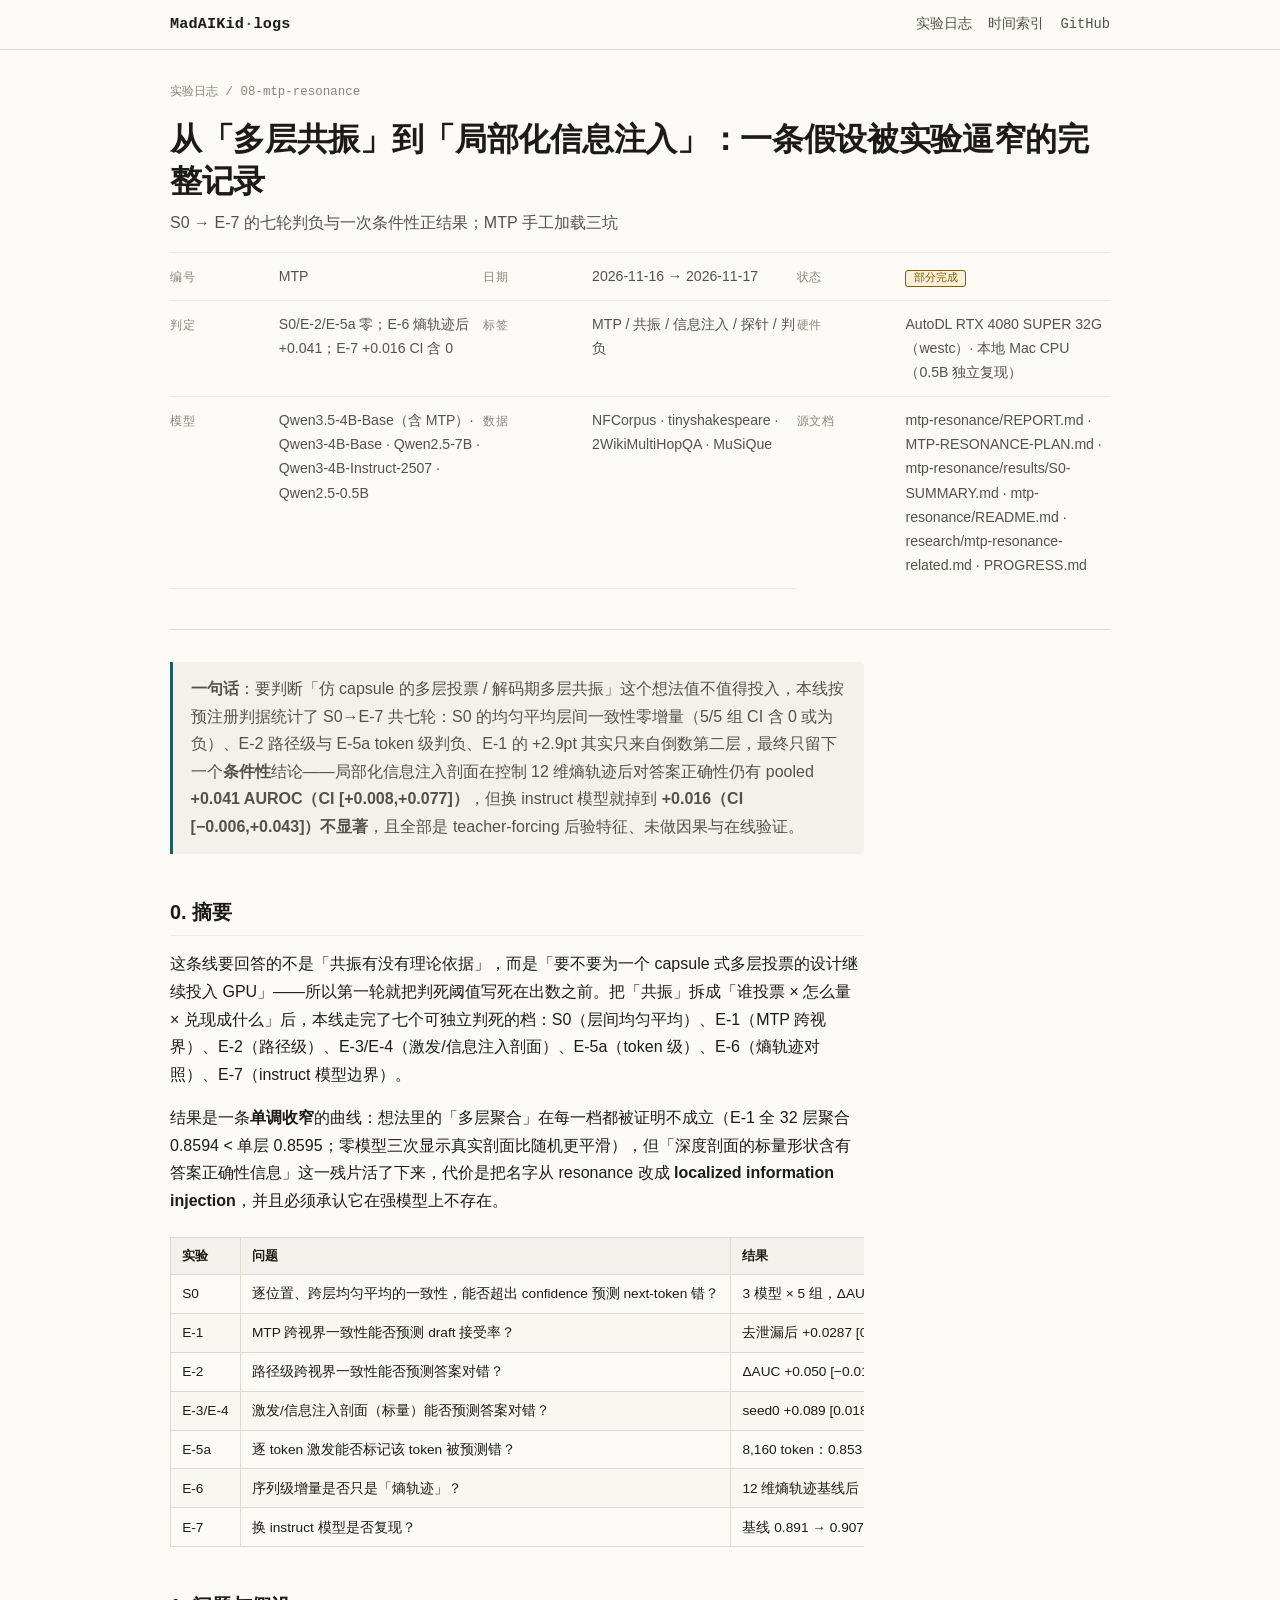
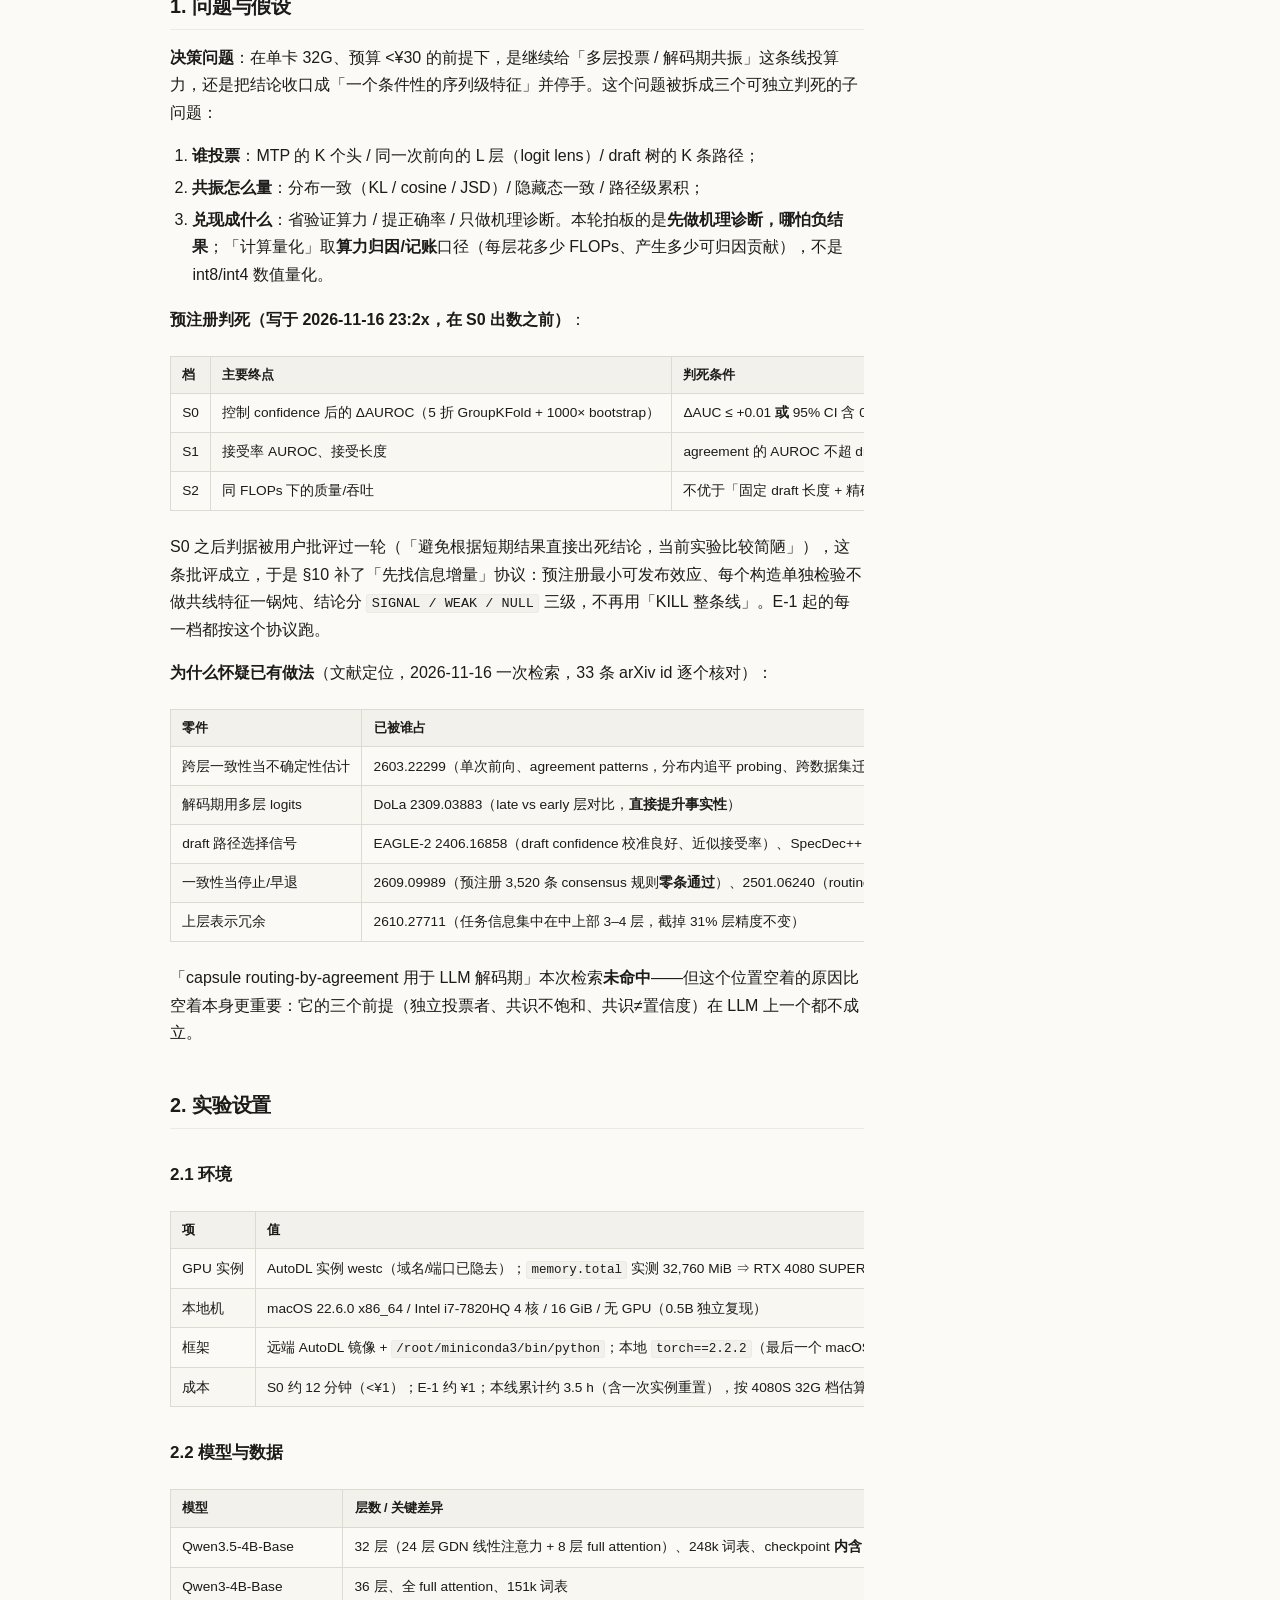
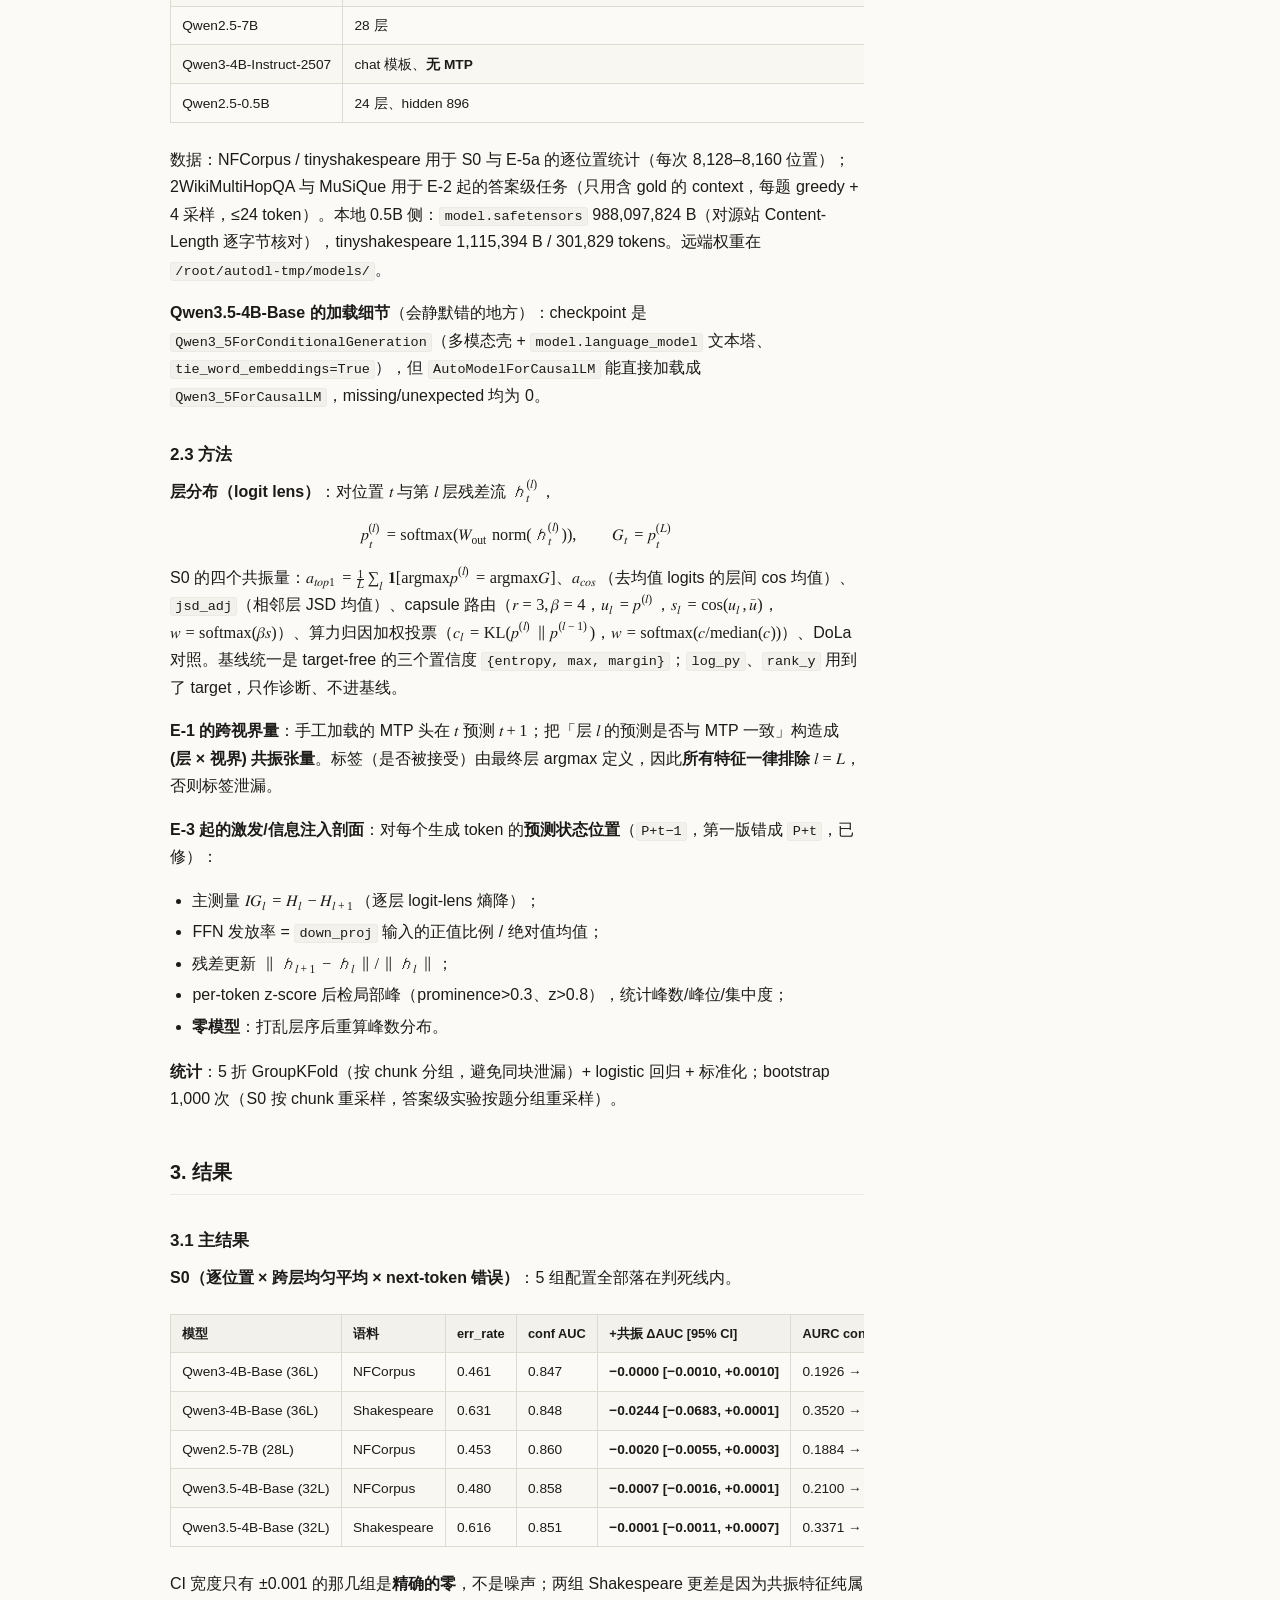
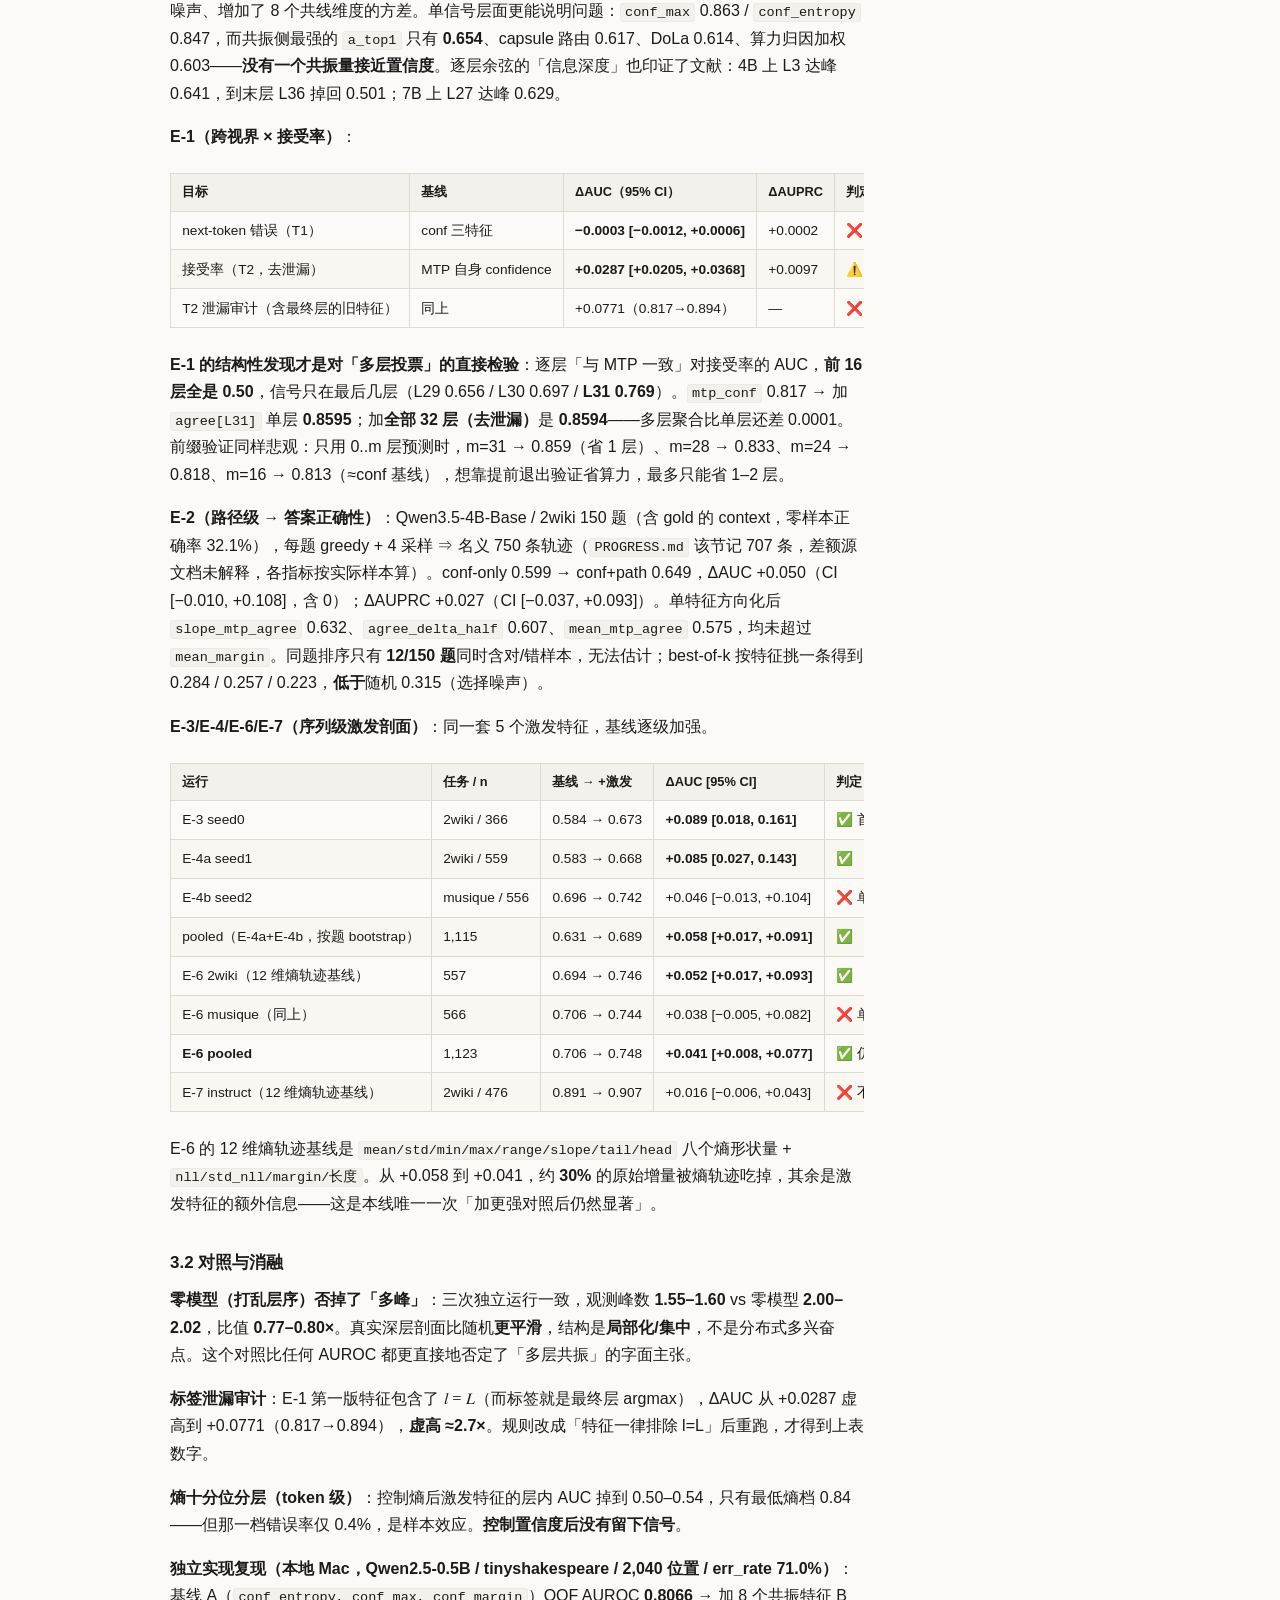
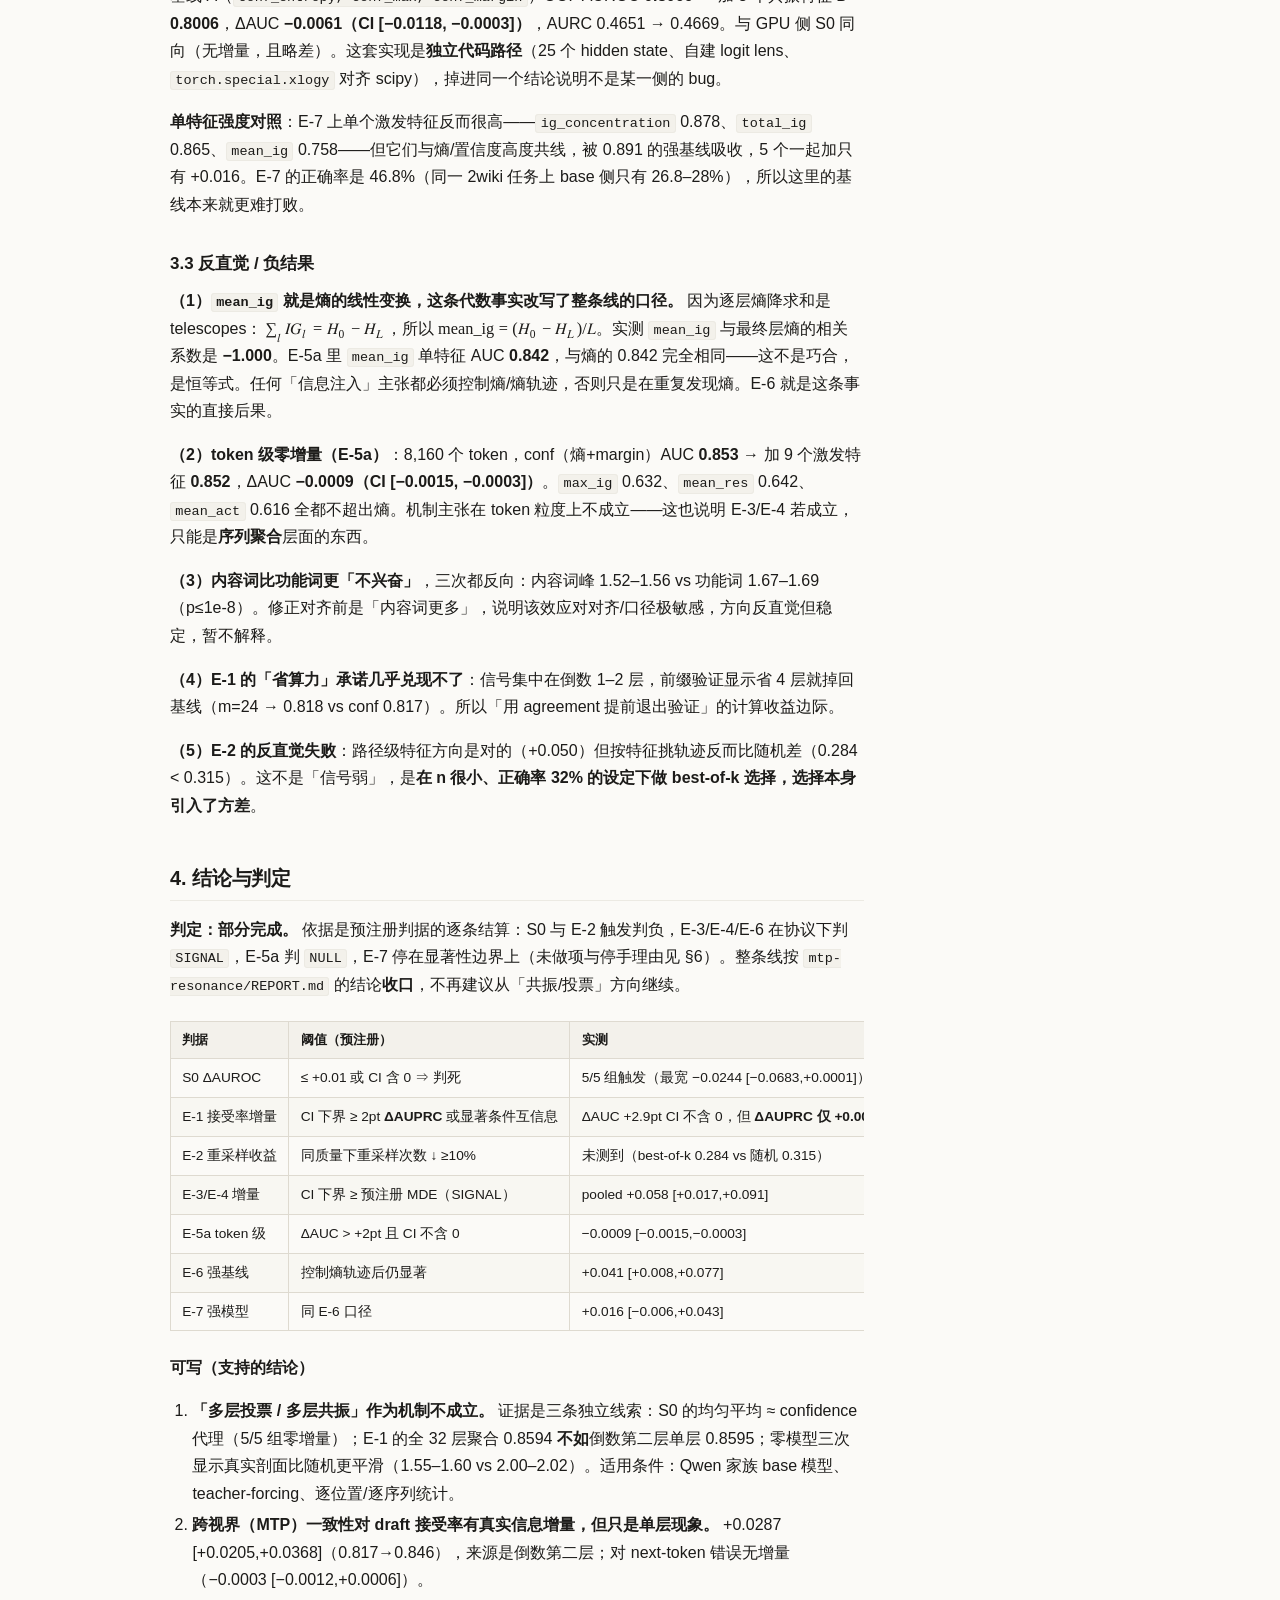
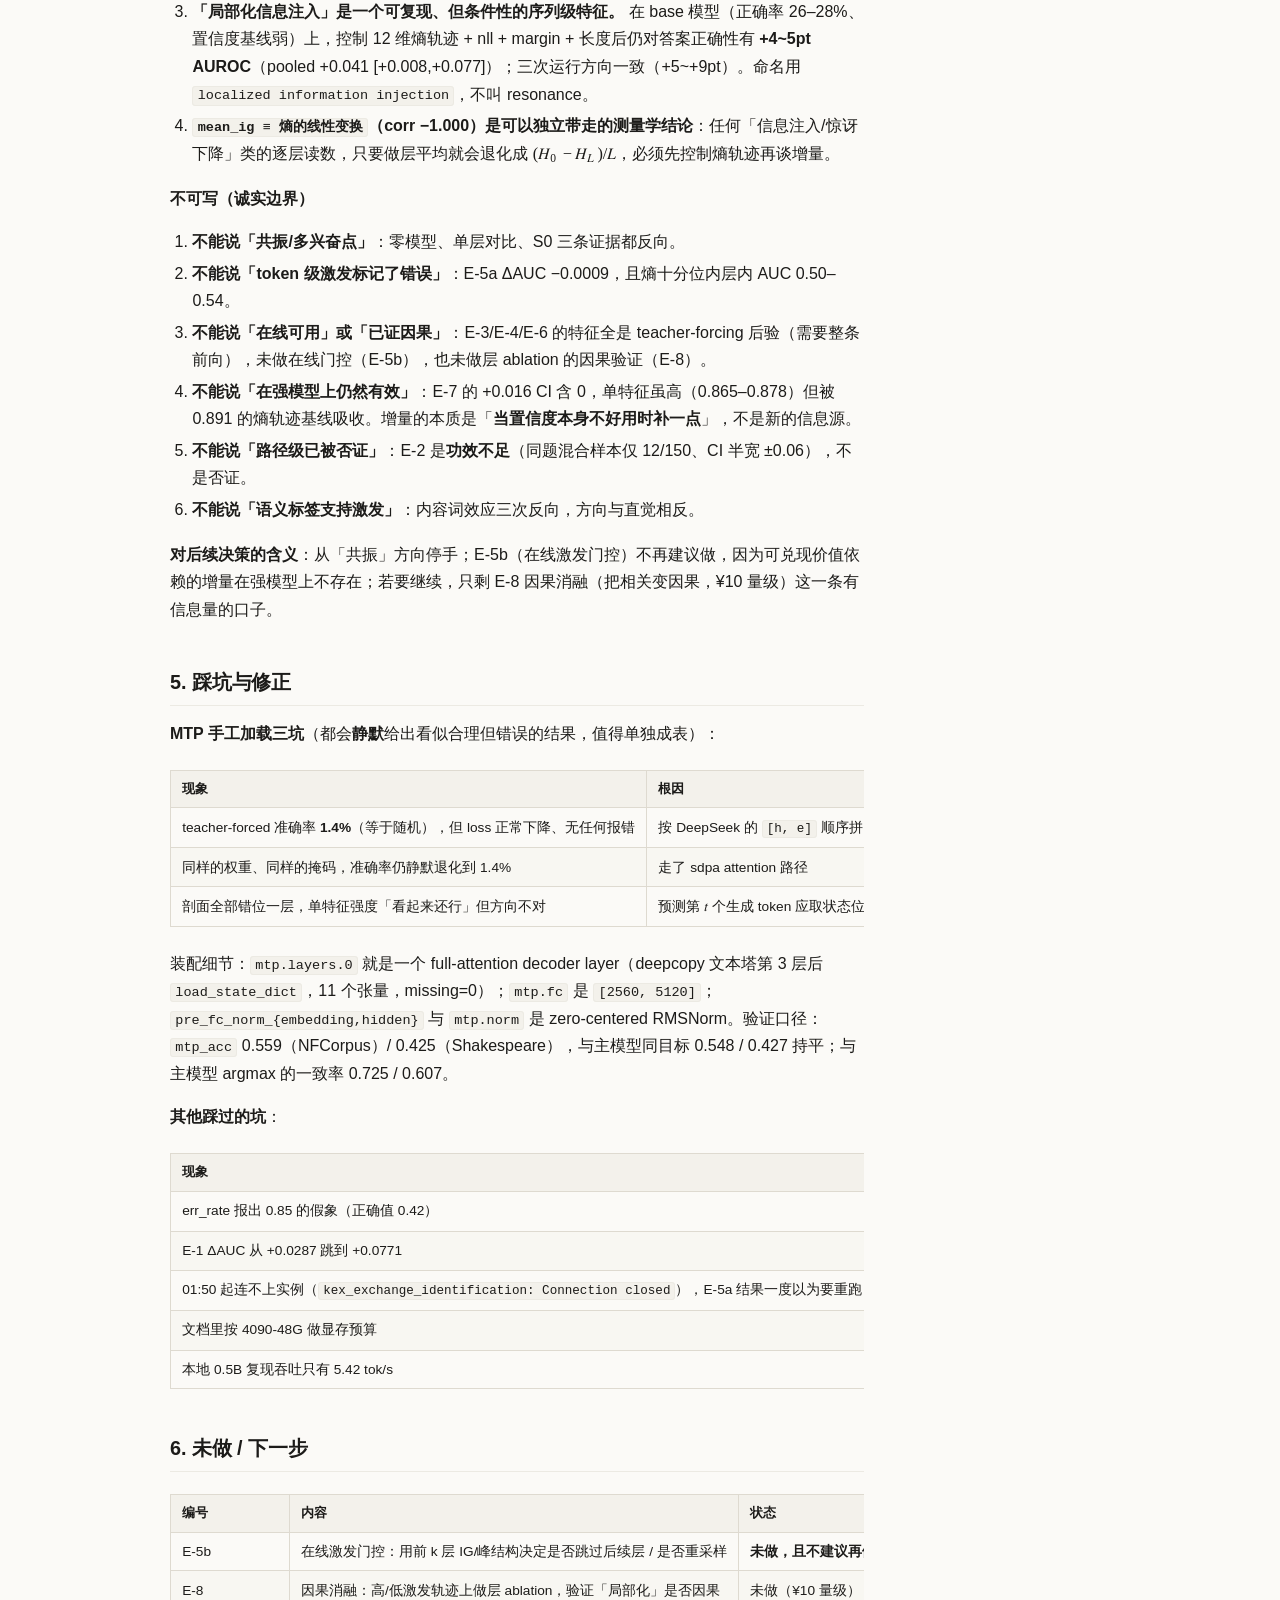
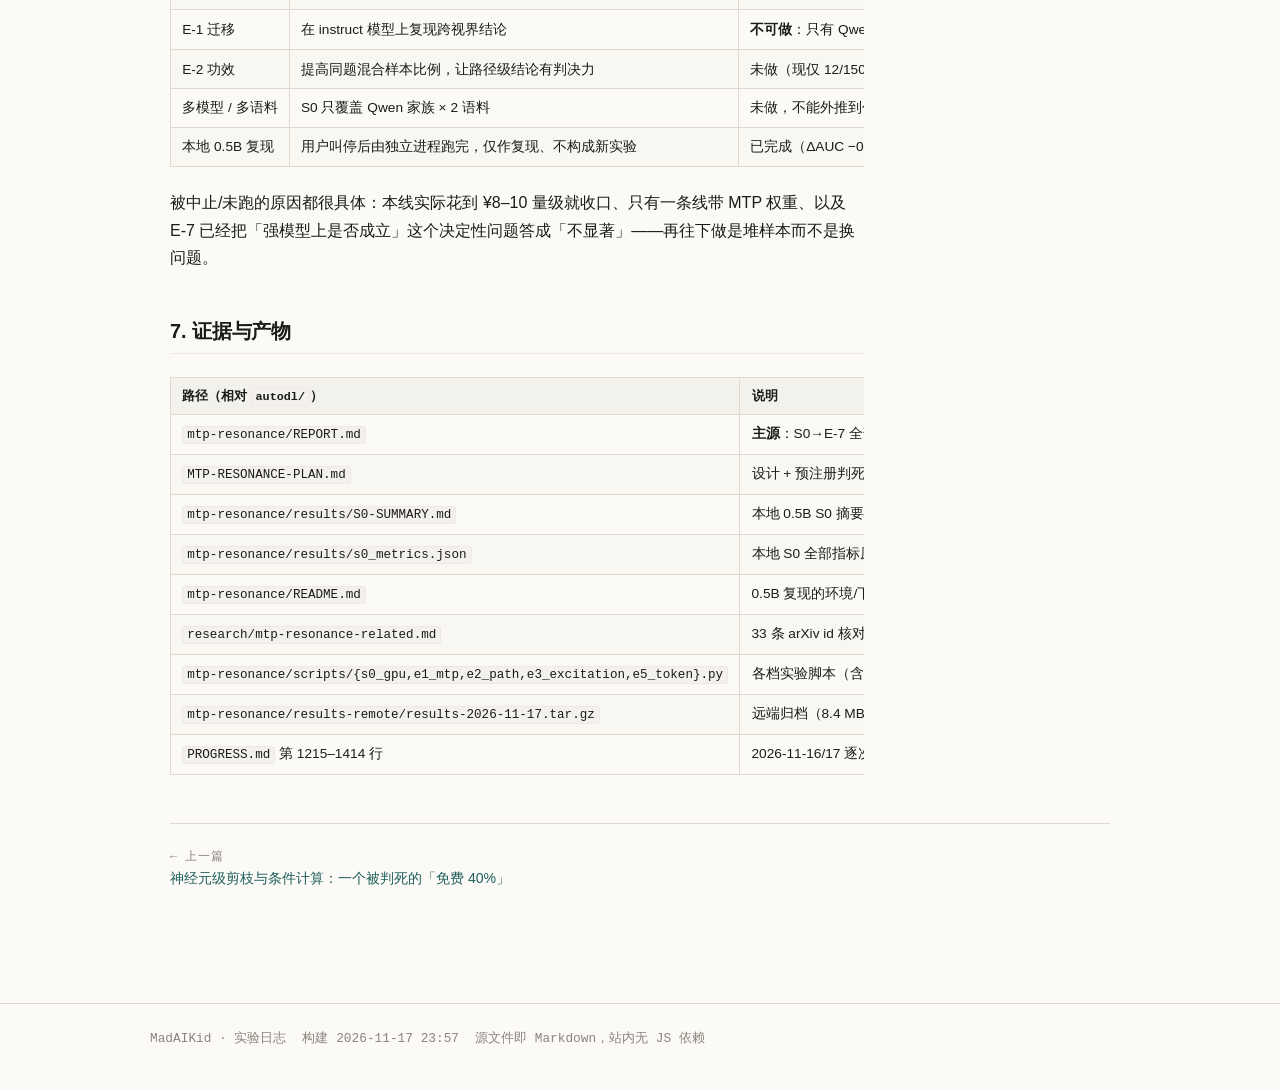
<file: logs/08-mtp-resonance.html>
<!DOCTYPE html>
<html lang="zh-CN">
<head>
<meta charset="utf-8">
<meta name="viewport" content="width=device-width, initial-scale=1">
<title>从「多层共振」到「局部化信息注入」：一条假设被实验逼窄的完整记录 · MadAIKid · 实验日志</title>
<meta name="description" content="要判断「仿 capsule 的多层投票 / 解码期多层共振」这个想法值不值得投入，本线按预注册判据统计了 S0→E-7 共七轮：S0 的均匀平均层间一致性零增量（5/5 组 CI 含 0 或为负）、E-2 路径级与 E-5a token 级判负、E-1 的 +2.9pt 其实只来自倒数第二层，最终只留下一个条件性结论——局部化信息注入剖面在控制 12 维熵轨迹后对答案正确性仍有 pooled…">
<meta name="generator" content="blog/build.py">
<link rel="stylesheet" href="../assets/style.css">
</head>
<body>
<header class="site-header"><div class="inner">
<a class="brand" href="../index.html">MadAIKid<span class="dot">·</span>logs</a>
<nav class="site-nav">
<a href="../index.html">实验日志</a>
<a href="../timeline.html">时间索引</a>
<a href="https://github.com/MadAIKid/MadAIKid_logs">GitHub</a>
</nav>
</div></header>
<main class="wrap">
<div class="article-head">
<div class="crumb"><a href="../index.html">实验日志</a> / 08-mtp-resonance</div>
<h1>从「多层共振」到「局部化信息注入」：一条假设被实验逼窄的完整记录</h1>
<p class="subtitle">S0 → E-7 的七轮判负与一次条件性正结果；MTP 手工加载三坑</p>
<dl class="spec"><div class="item"><dt>编号</dt><dd>MTP</dd></div><div class="item"><dt>日期</dt><dd>2026-11-16 → 2026-11-17</dd></div><div class="item"><dt>状态</dt><dd><span class="badge status-部分完成">部分完成</span></dd></div><div class="item"><dt>判定</dt><dd>S0/E-2/E-5a 零；E-6 熵轨迹后 +0.041；E-7 +0.016 CI 含 0</dd></div><div class="item"><dt>标签</dt><dd>MTP / 共振 / 信息注入 / 探针 / 判负</dd></div><div class="item"><dt>硬件</dt><dd>AutoDL RTX 4080 SUPER 32G（westc）· 本地 Mac CPU（0.5B 独立复现）</dd></div><div class="item"><dt>模型</dt><dd>Qwen3.5-4B-Base（含 MTP）· Qwen3-4B-Base · Qwen2.5-7B · Qwen3-4B-Instruct-2507 · Qwen2.5-0.5B</dd></div><div class="item"><dt>数据</dt><dd>NFCorpus · tinyshakespeare · 2WikiMultiHopQA · MuSiQue</dd></div><div class="item"><dt>源文档</dt><dd>mtp-resonance/REPORT.md · MTP-RESONANCE-PLAN.md · mtp-resonance/results/S0-SUMMARY.md · mtp-resonance/README.md · research/mtp-resonance-related.md · PROGRESS.md</dd></div></dl>
</div>
<article class="prose">
<blockquote>
<p><strong>一句话</strong>：要判断「仿 capsule 的多层投票 / 解码期多层共振」这个想法值不值得投入，本线按预注册判据统计了 S0→E-7 共七轮：S0 的均匀平均层间一致性零增量（5/5 组 CI 含 0 或为负）、E-2 路径级与 E-5a token 级判负、E-1 的 +2.9pt 其实只来自倒数第二层，最终只留下一个<strong>条件性</strong>结论——局部化信息注入剖面在控制 12 维熵轨迹后对答案正确性仍有 pooled <strong>+0.041 AUROC（CI [+0.008,+0.077]）</strong>，但换 instruct 模型就掉到 <strong>+0.016（CI [−0.006,+0.043]）不显著</strong>，且全部是 teacher-forcing 后验特征、未做因果与在线验证。</p>
</blockquote>
<h2 id="摘要">0. 摘要</h2>
<p>这条线要回答的不是「共振有没有理论依据」，而是「要不要为一个 capsule 式多层投票的设计继续投入 GPU」——所以第一轮就把判死阈值写死在出数之前。把「共振」拆成「谁投票 × 怎么量 × 兑现成什么」后，本线走完了七个可独立判死的档：S0（层间均匀平均）、E-1（MTP 跨视界）、E-2（路径级）、E-3/E-4（激发/信息注入剖面）、E-5a（token 级）、E-6（熵轨迹对照）、E-7（instruct 模型边界）。</p>
<p>结果是一条<strong>单调收窄</strong>的曲线：想法里的「多层聚合」在每一档都被证明不成立（E-1 全 32 层聚合 0.8594 &lt; 单层 0.8595；零模型三次显示真实剖面比随机更平滑），但「深度剖面的标量形状含有答案正确性信息」这一残片活了下来，代价是把名字从 resonance 改成 <strong>localized information injection</strong>，并且必须承认它在强模型上不存在。</p>
<table>
<colgroup>
<col style="width: 25%" />
<col style="width: 25%" />
<col style="width: 25%" />
<col style="width: 25%" />
</colgroup>
<thead>
<tr>
<th>实验</th>
<th>问题</th>
<th>结果</th>
<th>判定</th>
</tr>
</thead>
<tbody>
<tr>
<td>S0</td>
<td>逐位置、跨层均匀平均的一致性，能否超出 confidence 预测 next-token 错？</td>
<td>3 模型 × 5 组，ΔAUC −0.0000 ~ −0.0244；4B/NFCorpus −0.0000 [−0.0010,+0.0010]</td>
<td>❌ 该构造无增量</td>
</tr>
<tr>
<td>E-1</td>
<td>MTP 跨视界一致性能否预测 draft 接受率？</td>
<td>去泄漏后 +0.0287 [0.0205,0.0368]；但单层 0.8595 ≈ 全 32 层 0.8594</td>
<td>⚠️ 有增量但只是单层</td>
</tr>
<tr>
<td>E-2</td>
<td>路径级跨视界一致性能否预测答案对错？</td>
<td>ΔAUC +0.050 [−0.010,+0.108]；同题排序仅 12/150 题可用；best-of-k 反而更差</td>
<td>❌ 不显著 / 功效不足</td>
</tr>
<tr>
<td>E-3/E-4</td>
<td>激发/信息注入剖面（标量）能否预测答案对错？</td>
<td>seed0 +0.089 [0.018,0.161]、seed1 +0.085 [0.027,0.143]、musique +0.046 [−0.013,0.104]；pooled +0.058 [+0.017,+0.091]</td>
<td>✅ 方向可复现</td>
</tr>
<tr>
<td>E-5a</td>
<td>逐 token 激发能否标记该 token 被预测错？</td>
<td>8,160 token：0.853 → 0.852，ΔAUC −0.0009 [−0.0015,−0.0003]</td>
<td>❌ token 级零</td>
</tr>
<tr>
<td>E-6</td>
<td>序列级增量是否只是「熵轨迹」？</td>
<td>12 维熵轨迹基线后：2wiki +0.052 [+0.017,+0.093]、musique +0.038 [−0.005,+0.082]、pooled +0.041 [+0.008,+0.077]</td>
<td>✅ 仍显著（衰减 ~30%）</td>
</tr>
<tr>
<td>E-7</td>
<td>换 instruct 模型是否复现？</td>
<td>基线 0.891 → 0.907，ΔAUC +0.016 [−0.006,+0.043]</td>
<td>⚠️ 不显著（边界）</td>
</tr>
</tbody>
</table>
<h2 id="问题与假设">1. 问题与假设</h2>
<p><strong>决策问题</strong>：在单卡 32G、预算 &lt;¥30 的前提下，是继续给「多层投票 / 解码期共振」这条线投算力，还是把结论收口成「一个条件性的序列级特征」并停手。这个问题被拆成三个可独立判死的子问题：</p>
<ol type="1">
<li><strong>谁投票</strong>：MTP 的 K 个头 / 同一次前向的 L 层（logit lens）/ draft 树的 K 条路径；</li>
<li><strong>共振怎么量</strong>：分布一致（KL / cosine / JSD）/ 隐藏态一致 / 路径级累积；</li>
<li><strong>兑现成什么</strong>：省验证算力 / 提正确率 / 只做机理诊断。本轮拍板的是<strong>先做机理诊断，哪怕负结果</strong>；「计算量化」取<strong>算力归因/记账</strong>口径（每层花多少 FLOPs、产生多少可归因贡献），不是 int8/int4 数值量化。</li>
</ol>
<p><strong>预注册判死（写于 2026-11-16 23:2x，在 S0 出数之前）</strong>：</p>
<table>
<colgroup>
<col style="width: 33%" />
<col style="width: 33%" />
<col style="width: 33%" />
</colgroup>
<thead>
<tr>
<th>档</th>
<th>主要终点</th>
<th>判死条件</th>
</tr>
</thead>
<tbody>
<tr>
<td>S0</td>
<td>控制 confidence 后的 ΔAUROC（5 折 GroupKFold + 1000× bootstrap）</td>
<td>ΔAUC ≤ +0.01 <strong>或</strong> 95% CI 含 0 ⇒ 该构造无增量</td>
</tr>
<tr>
<td>S1</td>
<td>接受率 AUROC、接受长度</td>
<td>agreement 的 AUROC 不超 draft confidence +2pt ⇒ 判伪</td>
</tr>
<tr>
<td>S2</td>
<td>同 FLOPs 下的质量/吞吐</td>
<td>不优于「固定 draft 长度 + 精确验证」⇒ 判负</td>
</tr>
</tbody>
</table>
<p>S0 之后判据被用户批评过一轮（「避免根据短期结果直接出死结论，当前实验比较简陋」），这条批评成立，于是 §10 补了「先找信息增量」协议：预注册最小可发布效应、每个构造单独检验不做共线特征一锅炖、结论分 <code>SIGNAL / WEAK / NULL</code> 三级，不再用「KILL 整条线」。E-1 起的每一档都按这个协议跑。</p>
<p><strong>为什么怀疑已有做法</strong>（文献定位，2026-11-16 一次检索，33 条 arXiv id 逐个核对）：</p>
<table>
<colgroup>
<col style="width: 33%" />
<col style="width: 33%" />
<col style="width: 33%" />
</colgroup>
<thead>
<tr>
<th>零件</th>
<th>已被谁占</th>
<th>对本线的含义</th>
</tr>
</thead>
<tbody>
<tr>
<td>跨层一致性当不确定性估计</td>
<td>2603.22299（单次前向、agreement patterns，分布内追平 probing、跨数据集迁移更好）</td>
<td>「一致性作为特征」已被做掉，只剩「是否提供 confidence 之外的增量」</td>
</tr>
<tr>
<td>解码期用多层 logits</td>
<td>DoLa 2309.03883（late vs early 层对比，<strong>直接提升事实性</strong>）</td>
<td>「多层共振能提正确率」必须先打过 DoLa</td>
</tr>
<tr>
<td>draft 路径选择信号</td>
<td>EAGLE-2 2406.16858（draft confidence 校准良好、近似接受率）、SpecDec++ 2405.19715（acceptance head）</td>
<td>任何一致性信号要在<strong>同验证预算</strong>下打败一个几乎零成本的基线</td>
</tr>
<tr>
<td>一致性当停止/早退</td>
<td>2609.09989（预注册 3,520 条 consensus 规则<strong>零条通过</strong>）、2501.06240（routing 迭代只极化连接）、2605.29800（9 个不同家族 judge 只值 ≈2 票）</td>
<td>同源投票者的有效票数接近 1，「多层投票」的先验很低</td>
</tr>
<tr>
<td>上层表示冗余</td>
<td>2610.27711（任务信息集中在中上部 3–4 层，截掉 31% 层精度不变）</td>
<td>冗余层投票只是把同一误差再平均一遍</td>
</tr>
</tbody>
</table>
<p>「capsule routing-by-agreement 用于 LLM 解码期」本次检索<strong>未命中</strong>——但这个位置空着的原因比空着本身更重要：它的三个前提（独立投票者、共识不饱和、共识≠置信度）在 LLM 上一个都不成立。</p>
<h2 id="实验设置">2. 实验设置</h2>
<h3 id="环境">2.1 环境</h3>
<table>
<colgroup>
<col style="width: 50%" />
<col style="width: 50%" />
</colgroup>
<thead>
<tr>
<th>项</th>
<th>值</th>
</tr>
</thead>
<tbody>
<tr>
<td>GPU 实例</td>
<td>AutoDL 实例 westc（域名/端口已隐去）；<code>memory.total</code> 实测 32,760 MiB ⇒ RTX 4080 SUPER 32G，<strong>不是</strong>历史文档里的 4090-48G</td>
</tr>
<tr>
<td>本地机</td>
<td>macOS 22.6.0 x86_64 / Intel i7-7820HQ 4 核 / 16 GiB / 无 GPU（0.5B 独立复现）</td>
</tr>
<tr>
<td>框架</td>
<td>远端 AutoDL 镜像 + <code>/root/miniconda3/bin/python</code>；本地 <code>torch==2.2.2</code>（最后一个 macOS x86_64 构建）、<code>transformers==4.46.3</code>、<code>numpy==1.26.4</code>、<code>scikit-learn==1.5.2</code></td>
</tr>
<tr>
<td>成本</td>
<td>S0 约 12 分钟（&lt;¥1）；E-1 约 ¥1；本线累计约 3.5 h（含一次实例重置），按 4080S 32G 档估算 ¥8–10</td>
</tr>
</tbody>
</table>
<h3 id="模型与数据">2.2 模型与数据</h3>
<table>
<colgroup>
<col style="width: 33%" />
<col style="width: 33%" />
<col style="width: 33%" />
</colgroup>
<thead>
<tr>
<th>模型</th>
<th>层数 / 关键差异</th>
<th>用途</th>
</tr>
</thead>
<tbody>
<tr>
<td>Qwen3.5-4B-Base</td>
<td>32 层（24 层 GDN 线性注意力 + 8 层 full attention）、248k 词表、checkpoint <strong>内含 <code>mtp.*</code></strong></td>
<td>S0、E-1、E-2、E-3~E-6 主力</td>
</tr>
<tr>
<td>Qwen3-4B-Base</td>
<td>36 层、全 full attention、151k 词表</td>
<td>S0 对照</td>
</tr>
<tr>
<td>Qwen2.5-7B</td>
<td>28 层</td>
<td>S0 对照</td>
</tr>
<tr>
<td>Qwen3-4B-Instruct-2507</td>
<td>chat 模板、<strong>无 MTP</strong></td>
<td>E-7 边界</td>
</tr>
<tr>
<td>Qwen2.5-0.5B</td>
<td>24 层、hidden 896</td>
<td>本地 CPU 独立复现</td>
</tr>
</tbody>
</table>
<p>数据：NFCorpus / tinyshakespeare 用于 S0 与 E-5a 的逐位置统计（每次 8,128–8,160 位置）；2WikiMultiHopQA 与 MuSiQue 用于 E-2 起的答案级任务（只用含 gold 的 context，每题 greedy + 4 采样，≤24 token）。本地 0.5B 侧：<code>model.safetensors</code> 988,097,824 B（对源站 Content-Length 逐字节核对），tinyshakespeare 1,115,394 B / 301,829 tokens。远端权重在 <code>/root/autodl-tmp/models/</code>。</p>
<p><strong>Qwen3.5-4B-Base 的加载细节</strong>（会静默错的地方）：checkpoint 是 <code>Qwen3_5ForConditionalGeneration</code>（多模态壳 + <code>model.language_model</code> 文本塔、<code>tie_word_embeddings=True</code>），但 <code>AutoModelForCausalLM</code> 能直接加载成 <code>Qwen3_5ForCausalLM</code>，missing/unexpected 均为 0。</p>
<h3 id="方法">2.3 方法</h3>
<p><strong>层分布（logit lens）</strong>：对位置 <math display="inline" xmlns="http://www.w3.org/1998/Math/MathML"><semantics><mi>t</mi><annotation encoding="application/x-tex">t</annotation></semantics></math> 与第 <math display="inline" xmlns="http://www.w3.org/1998/Math/MathML"><semantics><mi>l</mi><annotation encoding="application/x-tex">l</annotation></semantics></math> 层残差流 <math display="inline" xmlns="http://www.w3.org/1998/Math/MathML"><semantics><msubsup><mi>h</mi><mi>t</mi><mrow><mo stretchy="false" form="prefix">(</mo><mi>l</mi><mo stretchy="false" form="postfix">)</mo></mrow></msubsup><annotation encoding="application/x-tex">h_t^{(l)}</annotation></semantics></math>，</p>
<p><math display="block" xmlns="http://www.w3.org/1998/Math/MathML"><semantics><mrow><msubsup><mi>p</mi><mi>t</mi><mrow><mo stretchy="false" form="prefix">(</mo><mi>l</mi><mo stretchy="false" form="postfix">)</mo></mrow></msubsup><mo>=</mo><mrow><mi mathvariant="normal">s</mi><mi mathvariant="normal">o</mi><mi mathvariant="normal">f</mi><mi mathvariant="normal">t</mi><mi mathvariant="normal">m</mi><mi mathvariant="normal">a</mi><mi mathvariant="normal">x</mi></mrow><mo minsize="120%" maxsize="120%" stretchy="true" form="prefix">(</mo><msub><mi>W</mi><mtext mathvariant="normal">out</mtext></msub><mspace width="0.167em"></mspace><mrow><mi mathvariant="normal">n</mi><mi mathvariant="normal">o</mi><mi mathvariant="normal">r</mi><mi mathvariant="normal">m</mi></mrow><mo stretchy="false" form="prefix">(</mo><msubsup><mi>h</mi><mi>t</mi><mrow><mo stretchy="false" form="prefix">(</mo><mi>l</mi><mo stretchy="false" form="postfix">)</mo></mrow></msubsup><mo stretchy="false" form="postfix">)</mo><mo minsize="120%" maxsize="120%" stretchy="true" form="postfix">)</mo><mo>,</mo><mspace width="2.0em"></mspace><msub><mi>G</mi><mi>t</mi></msub><mo>=</mo><msubsup><mi>p</mi><mi>t</mi><mrow><mo stretchy="false" form="prefix">(</mo><mi>L</mi><mo stretchy="false" form="postfix">)</mo></mrow></msubsup></mrow><annotation encoding="application/x-tex">p_t^{(l)} = \mathrm{softmax}\big(W_{\text{out}}\,\mathrm{norm}(h_t^{(l)})\big),\qquad G_t = p_t^{(L)}</annotation></semantics></math></p>
<p>S0 的四个共振量：<math display="inline" xmlns="http://www.w3.org/1998/Math/MathML"><semantics><mrow><msub><mi>a</mi><mrow><mi>t</mi><mi>o</mi><mi>p</mi><mn>1</mn></mrow></msub><mo>=</mo><mfrac><mn>1</mn><mi>L</mi></mfrac><msub><mo>∑</mo><mi>l</mi></msub><mn>𝟏</mn><mo stretchy="false" form="prefix">[</mo><mrow><mi>arg</mi><mo>&#8289;</mo></mrow><mrow><mi>max</mi><mo>&#8289;</mo></mrow><msup><mi>p</mi><mrow><mo stretchy="false" form="prefix">(</mo><mi>l</mi><mo stretchy="false" form="postfix">)</mo></mrow></msup><mo>=</mo><mrow><mi>arg</mi><mo>&#8289;</mo></mrow><mrow><mi>max</mi><mo>&#8289;</mo></mrow><mi>G</mi><mo stretchy="false" form="postfix">]</mo></mrow><annotation encoding="application/x-tex">a_{top1}=\frac1L\sum_l \mathbf1[\arg\max p^{(l)}=\arg\max G]</annotation></semantics></math>、<math display="inline" xmlns="http://www.w3.org/1998/Math/MathML"><semantics><msub><mi>a</mi><mrow><mi>c</mi><mi>o</mi><mi>s</mi></mrow></msub><annotation encoding="application/x-tex">a_{cos}</annotation></semantics></math>（去均值 logits 的层间 cos 均值）、<code>jsd_adj</code>（相邻层 JSD 均值）、capsule 路由（<math display="inline" xmlns="http://www.w3.org/1998/Math/MathML"><semantics><mrow><mi>r</mi><mo>=</mo><mn>3</mn><mo>,</mo><mi>β</mi><mo>=</mo><mn>4</mn></mrow><annotation encoding="application/x-tex">r=3,\beta=4</annotation></semantics></math>，<math display="inline" xmlns="http://www.w3.org/1998/Math/MathML"><semantics><mrow><msub><mi>u</mi><mi>l</mi></msub><mo>=</mo><msup><mi>p</mi><mrow><mo stretchy="false" form="prefix">(</mo><mi>l</mi><mo stretchy="false" form="postfix">)</mo></mrow></msup></mrow><annotation encoding="application/x-tex">u_l=p^{(l)}</annotation></semantics></math>，<math display="inline" xmlns="http://www.w3.org/1998/Math/MathML"><semantics><mrow><msub><mi>s</mi><mi>l</mi></msub><mo>=</mo><mrow><mi>cos</mi><mo>&#8289;</mo></mrow><mo stretchy="false" form="prefix">(</mo><msub><mi>u</mi><mi>l</mi></msub><mo>,</mo><mover><mi>u</mi><mo accent="true">‾</mo></mover><mo stretchy="false" form="postfix">)</mo></mrow><annotation encoding="application/x-tex">s_l=\cos(u_l,\bar u)</annotation></semantics></math>，<math display="inline" xmlns="http://www.w3.org/1998/Math/MathML"><semantics><mrow><mi>w</mi><mo>=</mo><mrow><mi mathvariant="normal">s</mi><mi mathvariant="normal">o</mi><mi mathvariant="normal">f</mi><mi mathvariant="normal">t</mi><mi mathvariant="normal">m</mi><mi mathvariant="normal">a</mi><mi mathvariant="normal">x</mi></mrow><mo stretchy="false" form="prefix">(</mo><mi>β</mi><mi>s</mi><mo stretchy="false" form="postfix">)</mo></mrow><annotation encoding="application/x-tex">w=\mathrm{softmax}(\beta s)</annotation></semantics></math>）、算力归因加权投票（<math display="inline" xmlns="http://www.w3.org/1998/Math/MathML"><semantics><mrow><msub><mi>c</mi><mi>l</mi></msub><mo>=</mo><mrow><mi mathvariant="normal">K</mi><mi mathvariant="normal">L</mi></mrow><mo stretchy="false" form="prefix">(</mo><msup><mi>p</mi><mrow><mo stretchy="false" form="prefix">(</mo><mi>l</mi><mo stretchy="false" form="postfix">)</mo></mrow></msup><mo stretchy="false" form="postfix">∥</mo><msup><mi>p</mi><mrow><mo stretchy="false" form="prefix">(</mo><mi>l</mi><mo>−</mo><mn>1</mn><mo stretchy="false" form="postfix">)</mo></mrow></msup><mo stretchy="false" form="postfix">)</mo></mrow><annotation encoding="application/x-tex">c_l=\mathrm{KL}(p^{(l)}\|p^{(l-1)})</annotation></semantics></math>，<math display="inline" xmlns="http://www.w3.org/1998/Math/MathML"><semantics><mrow><mi>w</mi><mo>=</mo><mrow><mi mathvariant="normal">s</mi><mi mathvariant="normal">o</mi><mi mathvariant="normal">f</mi><mi mathvariant="normal">t</mi><mi mathvariant="normal">m</mi><mi mathvariant="normal">a</mi><mi mathvariant="normal">x</mi></mrow><mo stretchy="false" form="prefix">(</mo><mi>c</mi><mi>/</mi><mrow><mi mathvariant="normal">m</mi><mi mathvariant="normal">e</mi><mi mathvariant="normal">d</mi><mi mathvariant="normal">i</mi><mi mathvariant="normal">a</mi><mi mathvariant="normal">n</mi></mrow><mo stretchy="false" form="prefix">(</mo><mi>c</mi><mo stretchy="false" form="postfix">)</mo><mo stretchy="false" form="postfix">)</mo></mrow><annotation encoding="application/x-tex">w=\mathrm{softmax}(c/\mathrm{median}(c))</annotation></semantics></math>）、DoLa 对照。基线统一是 target-free 的三个置信度 <code>{entropy, max, margin}</code>；<code>log_py</code>、<code>rank_y</code> 用到了 target，只作诊断、不进基线。</p>
<p><strong>E-1 的跨视界量</strong>：手工加载的 MTP 头在 <math display="inline" xmlns="http://www.w3.org/1998/Math/MathML"><semantics><mi>t</mi><annotation encoding="application/x-tex">t</annotation></semantics></math> 预测 <math display="inline" xmlns="http://www.w3.org/1998/Math/MathML"><semantics><mrow><mi>t</mi><mo>+</mo><mn>1</mn></mrow><annotation encoding="application/x-tex">t{+}1</annotation></semantics></math>；把「层 <math display="inline" xmlns="http://www.w3.org/1998/Math/MathML"><semantics><mi>l</mi><annotation encoding="application/x-tex">l</annotation></semantics></math> 的预测是否与 MTP 一致」构造成 <strong>(层 × 视界) 共振张量</strong>。标签（是否被接受）由最终层 argmax 定义，因此<strong>所有特征一律排除 <math display="inline" xmlns="http://www.w3.org/1998/Math/MathML"><semantics><mrow><mi>l</mi><mo>=</mo><mi>L</mi></mrow><annotation encoding="application/x-tex">l=L</annotation></semantics></math></strong>，否则标签泄漏。</p>
<p><strong>E-3 起的激发/信息注入剖面</strong>：对每个生成 token 的<strong>预测状态位置</strong>（<code>P+t−1</code>，第一版错成 <code>P+t</code>，已修）：</p>
<ul>
<li>主测量 <math display="inline" xmlns="http://www.w3.org/1998/Math/MathML"><semantics><mrow><mi>I</mi><msub><mi>G</mi><mi>l</mi></msub><mo>=</mo><msub><mi>H</mi><mi>l</mi></msub><mo>−</mo><msub><mi>H</mi><mrow><mi>l</mi><mo>+</mo><mn>1</mn></mrow></msub></mrow><annotation encoding="application/x-tex">IG_l = H_l - H_{l+1}</annotation></semantics></math>（逐层 logit-lens 熵降）；</li>
<li>FFN 发放率 = <code>down_proj</code> 输入的正值比例 / 绝对值均值；</li>
<li>残差更新 <math display="inline" xmlns="http://www.w3.org/1998/Math/MathML"><semantics><mrow><mo stretchy="false" form="postfix">∥</mo><msub><mi>h</mi><mrow><mi>l</mi><mo>+</mo><mn>1</mn></mrow></msub><mo>−</mo><msub><mi>h</mi><mi>l</mi></msub><mo stretchy="false" form="postfix">∥</mo><mi>/</mi><mo stretchy="false" form="postfix">∥</mo><msub><mi>h</mi><mi>l</mi></msub><mo stretchy="false" form="postfix">∥</mo></mrow><annotation encoding="application/x-tex">\|h_{l+1}-h_l\|/\|h_l\|</annotation></semantics></math>；</li>
<li>per-token z-score 后检局部峰（prominence&gt;0.3、z&gt;0.8），统计峰数/峰位/集中度；</li>
<li><strong>零模型</strong>：打乱层序后重算峰数分布。</li>
</ul>
<p><strong>统计</strong>：5 折 GroupKFold（按 chunk 分组，避免同块泄漏）+ logistic 回归 + 标准化；bootstrap 1,000 次（S0 按 chunk 重采样，答案级实验按题分组重采样）。</p>
<h2 id="结果">3. 结果</h2>
<h3 id="主结果">3.1 主结果</h3>
<p><strong>S0（逐位置 × 跨层均匀平均 × next-token 错误）</strong>：5 组配置全部落在判死线内。</p>
<table style="width:100%;">
<colgroup>
<col style="width: 14%" />
<col style="width: 14%" />
<col style="width: 14%" />
<col style="width: 14%" />
<col style="width: 14%" />
<col style="width: 14%" />
<col style="width: 14%" />
</colgroup>
<thead>
<tr>
<th>模型</th>
<th>语料</th>
<th>err_rate</th>
<th>conf AUC</th>
<th>+共振 ΔAUC [95% CI]</th>
<th>AURC conf → +共振</th>
<th>判定</th>
</tr>
</thead>
<tbody>
<tr>
<td>Qwen3-4B-Base (36L)</td>
<td>NFCorpus</td>
<td>0.461</td>
<td>0.847</td>
<td><strong>−0.0000 [−0.0010, +0.0010]</strong></td>
<td>0.1926 → 0.1933</td>
<td>❌</td>
</tr>
<tr>
<td>Qwen3-4B-Base (36L)</td>
<td>Shakespeare</td>
<td>0.631</td>
<td>0.848</td>
<td><strong>−0.0244 [−0.0683, +0.0001]</strong></td>
<td>0.3520 → 0.3620</td>
<td>❌</td>
</tr>
<tr>
<td>Qwen2.5-7B (28L)</td>
<td>NFCorpus</td>
<td>0.453</td>
<td>0.860</td>
<td><strong>−0.0020 [−0.0055, +0.0003]</strong></td>
<td>0.1884 → 0.1898</td>
<td>❌</td>
</tr>
<tr>
<td>Qwen3.5-4B-Base (32L)</td>
<td>NFCorpus</td>
<td>0.480</td>
<td>0.858</td>
<td><strong>−0.0007 [−0.0016, +0.0001]</strong></td>
<td>0.2100 → 0.2107</td>
<td>❌</td>
</tr>
<tr>
<td>Qwen3.5-4B-Base (32L)</td>
<td>Shakespeare</td>
<td>0.616</td>
<td>0.851</td>
<td><strong>−0.0001 [−0.0011, +0.0007]</strong></td>
<td>0.3371 → 0.3370</td>
<td>❌</td>
</tr>
</tbody>
</table>
<p>CI 宽度只有 ±0.001 的那几组是<strong>精确的零</strong>，不是噪声；两组 Shakespeare 更差是因为共振特征纯属噪声、增加了 8 个共线维度的方差。单信号层面更能说明问题：<code>conf_max</code> 0.863 / <code>conf_entropy</code> 0.847，而共振侧最强的 <code>a_top1</code> 只有 <strong>0.654</strong>、capsule 路由 0.617、DoLa 0.614、算力归因加权 0.603——<strong>没有一个共振量接近置信度</strong>。逐层余弦的「信息深度」也印证了文献：4B 上 L3 达峰 0.641，到末层 L36 掉回 0.501；7B 上 L27 达峰 0.629。</p>
<p><strong>E-1（跨视界 × 接受率）</strong>：</p>
<table>
<colgroup>
<col style="width: 20%" />
<col style="width: 20%" />
<col style="width: 20%" />
<col style="width: 20%" />
<col style="width: 20%" />
</colgroup>
<thead>
<tr>
<th>目标</th>
<th>基线</th>
<th>ΔAUC（95% CI）</th>
<th>ΔAUPRC</th>
<th>判定</th>
</tr>
</thead>
<tbody>
<tr>
<td>next-token 错误（T1）</td>
<td>conf 三特征</td>
<td><strong>−0.0003 [−0.0012, +0.0006]</strong></td>
<td>+0.0002</td>
<td>❌ null</td>
</tr>
<tr>
<td>接受率（T2，去泄漏）</td>
<td>MTP 自身 confidence</td>
<td><strong>+0.0287 [+0.0205, +0.0368]</strong></td>
<td>+0.0097</td>
<td>⚠️ 有增量</td>
</tr>
<tr>
<td>T2 泄漏审计（含最终层的旧特征）</td>
<td>同上</td>
<td>+0.0771（0.817→0.894）</td>
<td>—</td>
<td>❌ 虚高 ≈2.7×，已废弃</td>
</tr>
</tbody>
</table>
<p><strong>E-1 的结构性发现才是对「多层投票」的直接检验</strong>：逐层「与 MTP 一致」对接受率的 AUC，<strong>前 16 层全是 0.50</strong>，信号只在最后几层（L29 0.656 / L30 0.697 / <strong>L31 0.769</strong>）。<code>mtp_conf</code> 0.817 → 加 <code>agree[L31]</code> 单层 <strong>0.8595</strong>；加<strong>全部 32 层（去泄漏）</strong>是 <strong>0.8594</strong>——多层聚合比单层还差 0.0001。前缀验证同样悲观：只用 0..m 层预测时，m=31 → 0.859（省 1 层）、m=28 → 0.833、m=24 → 0.818、m=16 → 0.813（≈conf 基线），想靠提前退出验证省算力，最多只能省 1–2 层。</p>
<p><strong>E-2（路径级 → 答案正确性）</strong>：Qwen3.5-4B-Base / 2wiki 150 题（含 gold 的 context，零样本正确率 32.1%），每题 greedy + 4 采样 ⇒ 名义 750 条轨迹（<code>PROGRESS.md</code> 该节记 707 条，差额源文档未解释，各指标按实际样本算）。conf-only 0.599 → conf+path 0.649，ΔAUC +0.050（CI [−0.010, +0.108]，含 0）；ΔAUPRC +0.027（CI [−0.037, +0.093]）。单特征方向化后 <code>slope_mtp_agree</code> 0.632、<code>agree_delta_half</code> 0.607、<code>mean_mtp_agree</code> 0.575，均未超过 <code>mean_margin</code>。同题排序只有 <strong>12/150 题</strong>同时含对/错样本，无法估计；best-of-k 按特征挑一条得到 0.284 / 0.257 / 0.223，<strong>低于</strong>随机 0.315（选择噪声）。</p>
<p><strong>E-3/E-4/E-6/E-7（序列级激发剖面）</strong>：同一套 5 个激发特征，基线逐级加强。</p>
<table>
<colgroup>
<col style="width: 20%" />
<col style="width: 20%" />
<col style="width: 20%" />
<col style="width: 20%" />
<col style="width: 20%" />
</colgroup>
<thead>
<tr>
<th>运行</th>
<th>任务 / n</th>
<th>基线 → +激发</th>
<th>ΔAUC [95% CI]</th>
<th>判定</th>
</tr>
</thead>
<tbody>
<tr>
<td>E-3 seed0</td>
<td>2wiki / 366</td>
<td>0.584 → 0.673</td>
<td><strong>+0.089 [0.018, 0.161]</strong></td>
<td>✅ 首个正增量</td>
</tr>
<tr>
<td>E-4a seed1</td>
<td>2wiki / 559</td>
<td>0.583 → 0.668</td>
<td><strong>+0.085 [0.027, 0.143]</strong></td>
<td>✅</td>
</tr>
<tr>
<td>E-4b seed2</td>
<td>musique / 556</td>
<td>0.696 → 0.742</td>
<td>+0.046 [−0.013, +0.104]</td>
<td>❌ 单独不显著</td>
</tr>
<tr>
<td>pooled（E-4a+E-4b，按题 bootstrap）</td>
<td>1,115</td>
<td>0.631 → 0.689</td>
<td><strong>+0.058 [+0.017, +0.091]</strong></td>
<td>✅</td>
</tr>
<tr>
<td>E-6 2wiki（12 维熵轨迹基线）</td>
<td>557</td>
<td>0.694 → 0.746</td>
<td><strong>+0.052 [+0.017, +0.093]</strong></td>
<td>✅</td>
</tr>
<tr>
<td>E-6 musique（同上）</td>
<td>566</td>
<td>0.706 → 0.744</td>
<td>+0.038 [−0.005, +0.082]</td>
<td>❌ 单独不显著</td>
</tr>
<tr>
<td><strong>E-6 pooled</strong></td>
<td>1,123</td>
<td>0.706 → 0.748</td>
<td><strong>+0.041 [+0.008, +0.077]</strong></td>
<td>✅ 仍显著</td>
</tr>
<tr>
<td>E-7 instruct（12 维熵轨迹基线）</td>
<td>2wiki / 476</td>
<td>0.891 → 0.907</td>
<td>+0.016 [−0.006, +0.043]</td>
<td>❌ 不显著</td>
</tr>
</tbody>
</table>
<p>E-6 的 12 维熵轨迹基线是 <code>mean/std/min/max/range/slope/tail/head</code> 八个熵形状量 + <code>nll/std_nll/margin/长度</code>。从 +0.058 到 +0.041，约 <strong>30%</strong> 的原始增量被熵轨迹吃掉，其余是激发特征的额外信息——这是本线唯一一次「加更强对照后仍然显著」。</p>
<h3 id="对照与消融">3.2 对照与消融</h3>
<p><strong>零模型（打乱层序）否掉了「多峰」</strong>：三次独立运行一致，观测峰数 <strong>1.55–1.60</strong> vs 零模型 <strong>2.00–2.02</strong>，比值 <strong>0.77–0.80×</strong>。真实深层剖面比随机<strong>更平滑</strong>，结构是<strong>局部化/集中</strong>，不是分布式多兴奋点。这个对照比任何 AUROC 都更直接地否定了「多层共振」的字面主张。</p>
<p><strong>标签泄漏审计</strong>：E-1 第一版特征包含了 <math display="inline" xmlns="http://www.w3.org/1998/Math/MathML"><semantics><mrow><mi>l</mi><mo>=</mo><mi>L</mi></mrow><annotation encoding="application/x-tex">l=L</annotation></semantics></math>（而标签就是最终层 argmax），ΔAUC 从 +0.0287 虚高到 +0.0771（0.817→0.894），<strong>虚高 ≈2.7×</strong>。规则改成「特征一律排除 l=L」后重跑，才得到上表数字。</p>
<p><strong>熵十分位分层（token 级）</strong>：控制熵后激发特征的层内 AUC 掉到 0.50–0.54，只有最低熵档 0.84——但那一档错误率仅 0.4%，是样本效应。<strong>控制置信度后没有留下信号</strong>。</p>
<p><strong>独立实现复现（本地 Mac，Qwen2.5-0.5B / tinyshakespeare / 2,040 位置 / err_rate 71.0%）</strong>：基线 A（<code>conf_entropy, conf_max, conf_margin</code>）OOF AUROC <strong>0.8066</strong> → 加 8 个共振特征 B <strong>0.8006</strong>，ΔAUC <strong>−0.0061（CI [−0.0118, −0.0003]）</strong>，AURC 0.4651 → 0.4669。与 GPU 侧 S0 同向（无增量，且略差）。这套实现是<strong>独立代码路径</strong>（25 个 hidden state、自建 logit lens、<code>torch.special.xlogy</code> 对齐 scipy），掉进同一个结论说明不是某一侧的 bug。</p>
<p><strong>单特征强度对照</strong>：E-7 上单个激发特征反而很高——<code>ig_concentration</code> 0.878、<code>total_ig</code> 0.865、<code>mean_ig</code> 0.758——但它们与熵/置信度高度共线，被 0.891 的强基线吸收，5 个一起加只有 +0.016。E-7 的正确率是 46.8%（同一 2wiki 任务上 base 侧只有 26.8–28%），所以这里的基线本来就更难打败。</p>
<h3 id="反直觉-负结果">3.3 反直觉 / 负结果</h3>
<p><strong>（1）<code>mean_ig</code> 就是熵的线性变换，这条代数事实改写了整条线的口径。</strong> 因为逐层熵降求和是 telescopes：<math display="inline" xmlns="http://www.w3.org/1998/Math/MathML"><semantics><mrow><msub><mo>∑</mo><mi>l</mi></msub><mi>I</mi><msub><mi>G</mi><mi>l</mi></msub><mo>=</mo><msub><mi>H</mi><mn>0</mn></msub><mo>−</mo><msub><mi>H</mi><mi>L</mi></msub></mrow><annotation encoding="application/x-tex">\sum_l IG_l = H_0 - H_L</annotation></semantics></math>，所以 <math display="inline" xmlns="http://www.w3.org/1998/Math/MathML"><semantics><mrow><mtext mathvariant="normal">mean_ig</mtext><mo>=</mo><mo stretchy="false" form="prefix">(</mo><msub><mi>H</mi><mn>0</mn></msub><mo>−</mo><msub><mi>H</mi><mi>L</mi></msub><mo stretchy="false" form="postfix">)</mo><mi>/</mi><mi>L</mi></mrow><annotation encoding="application/x-tex">\text{mean\_ig} = (H_0-H_L)/L</annotation></semantics></math>。实测 <code>mean_ig</code> 与最终层熵的相关系数是 <strong>−1.000</strong>。E-5a 里 <code>mean_ig</code> 单特征 AUC <strong>0.842</strong>，与熵的 0.842 完全相同——这不是巧合，是恒等式。任何「信息注入」主张都必须控制熵/熵轨迹，否则只是在重复发现熵。E-6 就是这条事实的直接后果。</p>
<p><strong>（2）token 级零增量（E-5a）</strong>：8,160 个 token，conf（熵+margin）AUC <strong>0.853</strong> → 加 9 个激发特征 <strong>0.852</strong>，ΔAUC <strong>−0.0009（CI [−0.0015, −0.0003]）</strong>。<code>max_ig</code> 0.632、<code>mean_res</code> 0.642、<code>mean_act</code> 0.616 全都不超出熵。机制主张在 token 粒度上不成立——这也说明 E-3/E-4 若成立，只能是<strong>序列聚合</strong>层面的东西。</p>
<p><strong>（3）内容词比功能词更「不兴奋」</strong>，三次都反向：内容词峰 1.52–1.56 vs 功能词 1.67–1.69（p≤1e-8）。修正对齐前是「内容词更多」，说明该效应对对齐/口径极敏感，方向反直觉但稳定，暂不解释。</p>
<p><strong>（4）E-1 的「省算力」承诺几乎兑现不了</strong>：信号集中在倒数 1–2 层，前缀验证显示省 4 层就掉回基线（m=24 → 0.818 vs conf 0.817）。所以「用 agreement 提前退出验证」的计算收益边际。</p>
<p><strong>（5）E-2 的反直觉失败</strong>：路径级特征方向是对的（+0.050）但按特征挑轨迹反而比随机差（0.284 &lt; 0.315）。这不是「信号弱」，是<strong>在 n 很小、正确率 32% 的设定下做 best-of-k 选择，选择本身引入了方差</strong>。</p>
<h2 id="结论与判定">4. 结论与判定</h2>
<p><strong>判定：部分完成。</strong> 依据是预注册判据的逐条结算：S0 与 E-2 触发判负，E-3/E-4/E-6 在协议下判 <code>SIGNAL</code>，E-5a 判 <code>NULL</code>，E-7 停在显著性边界上（未做项与停手理由见 §6）。整条线按 <code>mtp-resonance/REPORT.md</code> 的结论<strong>收口</strong>，不再建议从「共振/投票」方向继续。</p>
<table>
<colgroup>
<col style="width: 25%" />
<col style="width: 25%" />
<col style="width: 25%" />
<col style="width: 25%" />
</colgroup>
<thead>
<tr>
<th>判据</th>
<th>阈值（预注册）</th>
<th>实测</th>
<th>结算</th>
</tr>
</thead>
<tbody>
<tr>
<td>S0 ΔAUROC</td>
<td>≤ +0.01 或 CI 含 0 ⇒ 判死</td>
<td>5/5 组触发（最宽 −0.0244 [−0.0683,+0.0001]）</td>
<td>❌ 该构造判负</td>
</tr>
<tr>
<td>E-1 接受率增量</td>
<td>CI 下界 ≥ 2pt <strong>ΔAUPRC</strong> 或显著条件互信息</td>
<td>ΔAUC +2.9pt CI 不含 0，但 <strong>ΔAUPRC 仅 +0.0097（0.97pt）&lt; 2pt</strong></td>
<td>⚠️ 按 AUROC 显著、按自定 AUPRC 线未达标</td>
</tr>
<tr>
<td>E-2 重采样收益</td>
<td>同质量下重采样次数 ↓ ≥10%</td>
<td>未测到（best-of-k 0.284 vs 随机 0.315）</td>
<td>❌ 功效不足</td>
</tr>
<tr>
<td>E-3/E-4 增量</td>
<td>CI 下界 ≥ 预注册 MDE（SIGNAL）</td>
<td>pooled +0.058 [+0.017,+0.091]</td>
<td>✅ SIGNAL</td>
</tr>
<tr>
<td>E-5a token 级</td>
<td>ΔAUC &gt; +2pt 且 CI 不含 0</td>
<td>−0.0009 [−0.0015,−0.0003]</td>
<td>❌ NULL</td>
</tr>
<tr>
<td>E-6 强基线</td>
<td>控制熵轨迹后仍显著</td>
<td>+0.041 [+0.008,+0.077]</td>
<td>✅ SIGNAL（衰减 30%）</td>
</tr>
<tr>
<td>E-7 强模型</td>
<td>同 E-6 口径</td>
<td>+0.016 [−0.006,+0.043]</td>
<td>❌ 不显著</td>
</tr>
</tbody>
</table>
<p><strong>可写（支持的结论）</strong></p>
<ol type="1">
<li><strong>「多层投票 / 多层共振」作为机制不成立。</strong> 证据是三条独立线索：S0 的均匀平均 ≈ confidence 代理（5/5 组零增量）；E-1 的全 32 层聚合 0.8594 <strong>不如</strong>倒数第二层单层 0.8595；零模型三次显示真实剖面比随机更平滑（1.55–1.60 vs 2.00–2.02）。适用条件：Qwen 家族 base 模型、teacher-forcing、逐位置/逐序列统计。</li>
<li><strong>跨视界（MTP）一致性对 draft 接受率有真实信息增量，但只是单层现象。</strong> +0.0287 [+0.0205,+0.0368]（0.817→0.846），来源是倒数第二层；对 next-token 错误无增量（−0.0003 [−0.0012,+0.0006]）。</li>
<li><strong>「局部化信息注入」是一个可复现、但条件性的序列级特征。</strong> 在 base 模型（正确率 26–28%、置信度基线弱）上，控制 12 维熵轨迹 + nll + margin + 长度后仍对答案正确性有 <strong>+4~5pt AUROC</strong>（pooled +0.041 [+0.008,+0.077]）；三次运行方向一致（+5~+9pt）。命名用 <code>localized information injection</code>，不叫 resonance。</li>
<li><strong><code>mean_ig ≡ 熵的线性变换</code>（corr −1.000）是可以独立带走的测量学结论</strong>：任何「信息注入/惊讶下降」类的逐层读数，只要做层平均就会退化成 <math display="inline" xmlns="http://www.w3.org/1998/Math/MathML"><semantics><mrow><mo stretchy="false" form="prefix">(</mo><msub><mi>H</mi><mn>0</mn></msub><mo>−</mo><msub><mi>H</mi><mi>L</mi></msub><mo stretchy="false" form="postfix">)</mo><mi>/</mi><mi>L</mi></mrow><annotation encoding="application/x-tex">(H_0-H_L)/L</annotation></semantics></math>，必须先控制熵轨迹再谈增量。</li>
</ol>
<p><strong>不可写（诚实边界）</strong></p>
<ol type="1">
<li><strong>不能说「共振/多兴奋点」</strong>：零模型、单层对比、S0 三条证据都反向。</li>
<li><strong>不能说「token 级激发标记了错误」</strong>：E-5a ΔAUC −0.0009，且熵十分位内层内 AUC 0.50–0.54。</li>
<li><strong>不能说「在线可用」或「已证因果」</strong>：E-3/E-4/E-6 的特征全是 teacher-forcing 后验（需要整条前向），未做在线门控（E-5b），也未做层 ablation 的因果验证（E-8）。</li>
<li><strong>不能说「在强模型上仍然有效」</strong>：E-7 的 +0.016 CI 含 0，单特征虽高（0.865–0.878）但被 0.891 的熵轨迹基线吸收。增量的本质是「<strong>当置信度本身不好用时补一点</strong>」，不是新的信息源。</li>
<li><strong>不能说「路径级已被否证」</strong>：E-2 是<strong>功效不足</strong>（同题混合样本仅 12/150、CI 半宽 ±0.06），不是否证。</li>
<li><strong>不能说「语义标签支持激发」</strong>：内容词效应三次反向，方向与直觉相反。</li>
</ol>
<p><strong>对后续决策的含义</strong>：从「共振」方向停手；E-5b（在线激发门控）不再建议做，因为可兑现价值依赖的增量在强模型上不存在；若要继续，只剩 E-8 因果消融（把相关变因果，¥10 量级）这一条有信息量的口子。</p>
<h2 id="踩坑与修正">5. 踩坑与修正</h2>
<p><strong>MTP 手工加载三坑</strong>（都会<strong>静默</strong>给出看似合理但错误的结果，值得单独成表）：</p>
<table>
<colgroup>
<col style="width: 33%" />
<col style="width: 33%" />
<col style="width: 33%" />
</colgroup>
<thead>
<tr>
<th>现象</th>
<th>根因</th>
<th>解法</th>
</tr>
</thead>
<tbody>
<tr>
<td>teacher-forced 准确率 <strong>1.4%</strong>（等于随机），但 loss 正常下降、无任何报错</td>
<td>按 DeepSeek 的 <code>[h, e]</code> 顺序拼 <code>mtp.fc</code> 输入</td>
<td>正确顺序是 <strong><code>[norm_e(emb(x_{i+1})), norm_h(h_i)]</code>（embedding 在前）</strong>；换序后 <strong>55.9%</strong>，与主模型同目标持平</td>
</tr>
<tr>
<td>同样的权重、同样的掩码，准确率仍静默退化到 1.4%</td>
<td>走了 sdpa attention 路径</td>
<td><strong>必须 eager attention + 4D bool 掩码（True=屏蔽）</strong></td>
</tr>
<tr>
<td>剖面全部错位一层，单特征强度「看起来还行」但方向不对</td>
<td>预测第 <math display="inline" xmlns="http://www.w3.org/1998/Math/MathML"><semantics><mi>t</mi><annotation encoding="application/x-tex">t</annotation></semantics></math> 个生成 token 应取状态位置 <strong><code>P+t−1</code></strong>，第一版写成 <code>P+t</code></td>
<td>修正对齐后 H2（内容词 vs 功能词）从「内容词更多」翻成反向</td>
</tr>
</tbody>
</table>
<p>装配细节：<code>mtp.layers.0</code> 就是一个 full-attention decoder layer（deepcopy 文本塔第 3 层后 <code>load_state_dict</code>，11 个张量，missing=0）；<code>mtp.fc</code> 是 <code>[2560, 5120]</code>；<code>pre_fc_norm_{embedding,hidden}</code> 与 <code>mtp.norm</code> 是 zero-centered RMSNorm。验证口径：<code>mtp_acc</code> 0.559（NFCorpus）/ 0.425（Shakespeare），与主模型同目标 0.548 / 0.427 持平；与主模型 argmax 的一致率 0.725 / 0.607。</p>
<p><strong>其他踩过的坑</strong>：</p>
<table>
<colgroup>
<col style="width: 33%" />
<col style="width: 33%" />
<col style="width: 33%" />
</colgroup>
<thead>
<tr>
<th>现象</th>
<th>根因</th>
<th>解法</th>
</tr>
</thead>
<tbody>
<tr>
<td>err_rate 报出 0.85 的假象（正确值 0.42）</td>
<td><code>transformers 5.x</code> 的 <code>output_hidden_states[-1]</code> <strong>已经是 post-norm</strong>（与 <code>last_hidden_state</code> 逐元素 maxdiff=0），再套一次 final norm 就错了</td>
<td>最后一层直接用，其余层套 norm；本地 4.46.3 侧同样如此（<code>hs[24] @ lm_head.weight.T</code> 与 logits 最大绝对误差 1.7e-5）</td>
</tr>
<tr>
<td>E-1 ΔAUC 从 +0.0287 跳到 +0.0771</td>
<td>特征包含 <math display="inline" xmlns="http://www.w3.org/1998/Math/MathML"><semantics><mrow><mi>l</mi><mo>=</mo><mi>L</mi></mrow><annotation encoding="application/x-tex">l=L</annotation></semantics></math>，而标签就是最终层 argmax ⇒ 标签泄漏</td>
<td>特征一律排除 <math display="inline" xmlns="http://www.w3.org/1998/Math/MathML"><semantics><mrow><mi>l</mi><mo>=</mo><mi>L</mi></mrow><annotation encoding="application/x-tex">l=L</annotation></semantics></math>，泄漏审计表与主表并列保留</td>
</tr>
<tr>
<td>01:50 起连不上实例（<code>kex_exchange_identification: Connection closed</code>），E-5a 结果一度以为要重跑</td>
<td>实例被重置/关机；SSH 端口随模式变化</td>
<td>数据在数据盘 <code>/root/autodl-tmp</code>，重置后完好，重启后直接 <code>scp</code> 取回，<strong>无需重跑</strong>；端口变化先改 <code>ssh/config</code></td>
</tr>
<tr>
<td>文档里按 4090-48G 做显存预算</td>
<td>实际实例是 RTX 4080 SUPER 32G（<code>memory.total</code> 32,760 MiB）</td>
<td>以 <code>nvidia-smi</code> 实测为准，32G 够放 9B bf16 但算力假设要下调</td>
</tr>
<tr>
<td>本地 0.5B 复现吞吐只有 5.42 tok/s</td>
<td>Mac CPU fp32、4 核老 Intel</td>
<td>按预注册规则从 8,192 token 自适应降到 2,048（位置数 2,040、8 个 chunk），bootstrap 簇少 ⇒ CI 偏粗</td>
</tr>
</tbody>
</table>
<h2 id="未做-下一步">6. 未做 / 下一步</h2>
<table>
<colgroup>
<col style="width: 33%" />
<col style="width: 33%" />
<col style="width: 33%" />
</colgroup>
<thead>
<tr>
<th>编号</th>
<th>内容</th>
<th>状态</th>
</tr>
</thead>
<tbody>
<tr>
<td>E-5b</td>
<td>在线激发门控：用前 k 层 IG/峰结构决定是否跳过后续层 / 是否重采样</td>
<td><strong>未做，且不建议再做</strong>（E-7 显示增量在强模型上不存在）</td>
</tr>
<tr>
<td>E-8</td>
<td>因果消融：高/低激发轨迹上做层 ablation，验证「局部化」是否因果</td>
<td>未做（¥10 量级），是唯一还有信息量的口子</td>
</tr>
<tr>
<td>E-1 迁移</td>
<td>在 instruct 模型上复现跨视界结论</td>
<td><strong>不可做</strong>：只有 Qwen3.5-4B-Base 带 <code>mtp.*</code> 权重，instruct 无 MTP</td>
</tr>
<tr>
<td>E-2 功效</td>
<td>提高同题混合样本比例，让路径级结论有判决力</td>
<td>未做（现仅 12/150、CI 半宽 ±0.06）</td>
</tr>
<tr>
<td>多模型 / 多语料</td>
<td>S0 只覆盖 Qwen 家族 × 2 语料</td>
<td>未做，不能外推到代码/中文/长上下文</td>
</tr>
<tr>
<td>本地 0.5B 复现</td>
<td>用户叫停后由独立进程跑完，仅作复现、不构成新实验</td>
<td>已完成（ΔAUC −0.0061）</td>
</tr>
</tbody>
</table>
<p>被中止/未跑的原因都很具体：本线实际花到 ¥8–10 量级就收口、只有一条线带 MTP 权重、以及 E-7 已经把「强模型上是否成立」这个决定性问题答成「不显著」——再往下做是堆样本而不是换问题。</p>
<h2 id="证据与产物">7. 证据与产物</h2>
<table>
<colgroup>
<col style="width: 50%" />
<col style="width: 50%" />
</colgroup>
<thead>
<tr>
<th>路径（相对 <code>autodl/</code>）</th>
<th>说明</th>
</tr>
</thead>
<tbody>
<tr>
<td><code>mtp-resonance/REPORT.md</code></td>
<td><strong>主源</strong>：S0→E-7 全部数字表、MTP 三坑、可写/不可写边界、下一步</td>
</tr>
<tr>
<td><code>MTP-RESONANCE-PLAN.md</code></td>
<td>设计 + 预注册判死 + S0 结果 + §10 逐次实验记录（E-1~E-5a 原始数字）</td>
</tr>
<tr>
<td><code>mtp-resonance/results/S0-SUMMARY.md</code></td>
<td>本地 0.5B S0 摘要：A/B 特征集、单变量 AUROC、selective prediction、分层检验</td>
</tr>
<tr>
<td><code>mtp-resonance/results/s0_metrics.json</code></td>
<td>本地 S0 全部指标原始数值（summary 里每个数字的来源）</td>
</tr>
<tr>
<td><code>mtp-resonance/README.md</code></td>
<td>0.5B 复现的环境/下载/复跑命令与实现要点（25 个 hidden state 的 norm 口径）</td>
</tr>
<tr>
<td><code>research/mtp-resonance-related.md</code></td>
<td>33 条 arXiv id 核对过的文献速查 + 「最容易被判成什么」+ 剩余空隙</td>
</tr>
<tr>
<td><code>mtp-resonance/scripts/{s0_gpu,e1_mtp,e2_path,e3_excitation,e5_token}.py</code></td>
<td>各档实验脚本（含 MTP 装配与 align 修正）</td>
</tr>
<tr>
<td><code>mtp-resonance/results-remote/results-2026-11-17.tar.gz</code></td>
<td>远端归档（8.4 MB / 54 文件，含 <code>results/{gpu,e1,e2,e3,e5,e6,e7}</code> 全部 json/npz）</td>
</tr>
<tr>
<td><code>PROGRESS.md</code> 第 1215–1414 行</td>
<td>2026-11-16/17 逐次实验原始记录（含实例重置、成本、失联与取回）</td>
</tr>
</tbody>
</table>

</article>
<nav class="post-nav"><a href="07-neuron-pruning.html"><span class="dir">← 上一篇</span>神经元级剪枝与条件计算：一个被判死的「免费 40%」</a></nav>
</main>
<footer class="site-footer"><div class="inner">
<span>MadAIKid · 实验日志</span>
<span>构建 2026-11-17 23:57</span>
<span>源文件即 Markdown，站内无 JS 依赖</span>
</div></footer>
</body>
</html>
</file>
<file: assets/style.css>
/* ============================================================
   MadAIKid · 实验日志 —— 零依赖样式表
   设计目标：像实验记录本，而不是营销页。信息密度优先。
   ============================================================ */

:root {
  --bg: #fbfaf7;
  --bg-soft: #f3f1eb;
  --bg-card: #ffffff;
  --fg: #1c1b19;
  --fg-soft: #55524c;
  --fg-mute: #8a857c;
  --line: #dedad0;
  --line-soft: #eceae3;
  --accent: #1f5f5b;
  --accent-soft: #e2efed;
  --warn: #8a5a00;
  --warn-soft: #fbf0d9;
  --bad: #92322a;
  --bad-soft: #f8e6e3;
  --ok: #27603a;
  --ok-soft: #e4f0e7;
  --mono: ui-monospace, SFMono-Regular, "SF Mono", Menlo, Consolas, "Liberation Mono", monospace;
  --sans: -apple-system, BlinkMacSystemFont, "Segoe UI", "PingFang SC", "Hiragino Sans GB",
    "Microsoft YaHei", "Noto Sans CJK SC", sans-serif;
  --serif: Georgia, "Songti SC", "Noto Serif CJK SC", serif;
  --maxw: 980px;
  --radius: 4px;
}

@media (prefers-color-scheme: dark) {
  :root {
    --bg: #16151a;
    --bg-soft: #1e1d23;
    --bg-card: #201f26;
    --fg: #e8e5df;
    --fg-soft: #b8b3aa;
    --fg-mute: #857f75;
    --line: #38353d;
    --line-soft: #2b2830;
    --accent: #6fbdb4;
    --accent-soft: #1d3230;
    --warn: #e2b464;
    --warn-soft: #332a17;
    --bad: #e08f86;
    --bad-soft: #35211f;
    --ok: #86c79a;
    --ok-soft: #1c2f22;
  }
}

* { box-sizing: border-box; }

html { scroll-behavior: smooth; }

body {
  margin: 0;
  background: var(--bg);
  color: var(--fg);
  font-family: var(--sans);
  font-size: 16px;
  line-height: 1.72;
  -webkit-font-smoothing: antialiased;
  text-rendering: optimizeLegibility;
}

a { color: var(--accent); text-decoration: none; }
a:hover { text-decoration: underline; text-underline-offset: 3px; }

/* ---------- 页头 / 页脚 ---------- */

.site-header {
  border-bottom: 1px solid var(--line);
  background: var(--bg);
  position: sticky;
  top: 0;
  z-index: 20;
  backdrop-filter: blur(6px);
}
.site-header .inner {
  max-width: var(--maxw);
  margin: 0 auto;
  padding: 0.7rem 1.25rem;
  display: flex;
  align-items: baseline;
  gap: 1.1rem;
  flex-wrap: wrap;
}
.brand {
  font-family: var(--mono);
  font-size: 0.95rem;
  font-weight: 600;
  color: var(--fg);
  letter-spacing: 0.01em;
}
.brand .dot { color: var(--accent); }
.site-nav { margin-left: auto; display: flex; gap: 1rem; font-size: 0.86rem; font-family: var(--mono); }
.site-nav a { color: var(--fg-soft); }
.site-nav a.active { color: var(--accent); font-weight: 600; }

.wrap { max-width: var(--maxw); margin: 0 auto; padding: 2rem 1.25rem 4rem; }

.site-footer {
  border-top: 1px solid var(--line);
  margin-top: 3rem;
  padding: 1.5rem 1.25rem 2.5rem;
  font-size: 0.8rem;
  color: var(--fg-mute);
  font-family: var(--mono);
}
.site-footer .inner { max-width: var(--maxw); margin: 0 auto; display: flex; gap: 1rem; flex-wrap: wrap; }

/* ---------- 首页 hero ---------- */

.hero { padding: 1rem 0 2rem; border-bottom: 1px solid var(--line); }
.hero h1 {
  font-size: clamp(1.6rem, 3.6vw, 2.35rem);
  line-height: 1.25;
  margin: 0 0 0.6rem;
  letter-spacing: -0.01em;
}
.hero .lede { color: var(--fg-soft); max-width: 62ch; margin: 0 0 1.2rem; font-size: 1.02rem; }
.hero .lede code { font-size: 0.9em; }

.stats { display: flex; gap: 2rem; flex-wrap: wrap; margin-top: 1.4rem; }
.stat .num { font-family: var(--mono); font-size: 1.5rem; font-weight: 600; color: var(--fg); line-height: 1.2; }
.stat .lbl { font-size: 0.76rem; color: var(--fg-mute); font-family: var(--mono); text-transform: uppercase; letter-spacing: 0.06em; }

/* ---------- 筛选 ---------- */

.filters { display: flex; gap: 0.45rem; flex-wrap: wrap; margin: 1.6rem 0 0; }
.filters .chip {
  font-family: var(--mono);
  font-size: 0.76rem;
  padding: 0.18rem 0.6rem;
  border: 1px solid var(--line);
  border-radius: 999px;
  background: transparent;
  color: var(--fg-soft);
  cursor: pointer;
  transition: background 0.12s, border-color 0.12s, color 0.12s;
}
.filters .chip:hover { border-color: var(--accent); color: var(--accent); }
.filters .chip[aria-pressed="true"] { background: var(--accent-soft); border-color: var(--accent); color: var(--accent); font-weight: 600; }

/* ---------- 日志卡片 ---------- */

.card-list { display: grid; gap: 0; margin-top: 1.1rem; border-top: 1px solid var(--line); }
.card {
  display: grid;
  grid-template-columns: 8.5rem 1fr;
  gap: 1.5rem;
  padding: 1.5rem 0.25rem;
  border-bottom: 1px solid var(--line);
}
.card:hover { background: var(--bg-soft); }
.card .when { font-family: var(--mono); font-size: 0.8rem; color: var(--fg-mute); line-height: 1.6; }
.card .when .yr { color: var(--fg-soft); }
.card .body h3 { margin: 0 0 0.35rem; font-size: 1.16rem; line-height: 1.35; }
.card .body h3 a { color: var(--fg); }
.card .body h3 a:hover { color: var(--accent); text-decoration: none; }
.card .id-tag {
  font-family: var(--mono);
  font-size: 0.7rem;
  color: var(--accent);
  background: var(--accent-soft);
  padding: 0.1rem 0.42rem;
  border-radius: 3px;
  margin-right: 0.55rem;
  vertical-align: 0.12em;
}
.card .teaser { color: var(--fg-soft); font-size: 0.92rem; margin: 0.2rem 0 0.6rem; max-width: 70ch; }
.card .meta-row { display: flex; gap: 0.45rem; flex-wrap: wrap; align-items: center; }

/* ---------- 徽章 ---------- */

.badge {
  font-family: var(--mono);
  font-size: 0.7rem;
  padding: 0.08rem 0.45rem;
  border-radius: 3px;
  border: 1px solid transparent;
  white-space: nowrap;
}
.badge.status-完成 { color: var(--ok); background: var(--ok-soft); border-color: var(--ok); }
.badge.status-部分完成 { color: var(--warn); background: var(--warn-soft); border-color: var(--warn); }
.badge.status-判负 { color: var(--bad); background: var(--bad-soft); border-color: var(--bad); }
.badge.status-中止 { color: var(--fg-mute); background: var(--bg-soft); border-color: var(--line); }
.badge.status-进行中 { color: var(--accent); background: var(--accent-soft); border-color: var(--accent); }
.badge.tag { color: var(--fg-soft); background: var(--bg-soft); border-color: var(--line); }
.badge.verdict { color: var(--fg-soft); background: transparent; border-color: var(--line-soft); font-family: var(--sans); }

/* ---------- 文章页 ---------- */

.article-head { border-bottom: 1px solid var(--line); padding-bottom: 1.5rem; margin-bottom: 2rem; }
.crumb { font-family: var(--mono); font-size: 0.78rem; color: var(--fg-mute); margin-bottom: 1rem; }
.crumb a { color: var(--fg-mute); }
.crumb a:hover { color: var(--accent); }
.article-head h1 { font-size: clamp(1.45rem, 3vw, 2rem); line-height: 1.3; margin: 0 0 0.4rem; letter-spacing: -0.01em; }
.article-head .subtitle { color: var(--fg-soft); font-size: 1rem; margin: 0 0 1rem; }

.spec { display: grid; grid-template-columns: repeat(auto-fit, minmax(15rem, 1fr)); gap: 0; border-top: 1px solid var(--line-soft); margin-top: 1rem; }
.spec .item { padding: 0.7rem 0 0.7rem; border-bottom: 1px solid var(--line-soft); display: flex; gap: 0.6rem; align-items: baseline; }
.spec .item:last-child { border-bottom: none; }
.spec dt { font-family: var(--mono); font-size: 0.72rem; color: var(--fg-mute); text-transform: uppercase; letter-spacing: 0.05em; min-width: 6.2rem; margin: 0; }
.spec dd { margin: 0; font-size: 0.88rem; color: var(--fg-soft); }

.prose { max-width: 78ch; }

/* ---------- 正文排版 ---------- */

.prose h1 { font-size: 1.5rem; margin: 2rem 0 1rem; }
.prose h2 {
  font-size: 1.24rem;
  margin: 2.6rem 0 0.9rem;
  padding-bottom: 0.35rem;
  border-bottom: 1px solid var(--line-soft);
  letter-spacing: -0.005em;
}
.prose h3 { font-size: 1.06rem; margin: 1.9rem 0 0.6rem; color: var(--fg); }
.prose h4 { font-size: 0.95rem; margin: 1.4rem 0 0.5rem; color: var(--fg-soft); }
.prose p { margin: 0 0 1rem; }
.prose ul, .prose ol { margin: 0 0 1.1rem; padding-left: 1.4rem; }
.prose li { margin: 0.25rem 0; }
.prose li > ul, .prose li > ol { margin: 0.3rem 0; }
.prose hr { border: none; border-top: 1px solid var(--line); margin: 2.2rem 0; }

.prose blockquote {
  margin: 1.2rem 0;
  padding: 0.85rem 1.1rem;
  border-left: 3px solid var(--accent);
  background: var(--bg-soft);
  color: var(--fg-soft);
  border-radius: 0 var(--radius) var(--radius) 0;
}
.prose blockquote p:last-child { margin-bottom: 0; }

.prose code {
  font-family: var(--mono);
  font-size: 0.845em;
  background: var(--bg-soft);
  border: 1px solid var(--line-soft);
  padding: 0.08em 0.32em;
  border-radius: 3px;
  word-break: break-word;
}
.prose pre {
  background: var(--bg-soft);
  border: 1px solid var(--line);
  border-radius: var(--radius);
  padding: 0.95rem 1.1rem;
  overflow-x: auto;
  font-size: 0.82rem;
  line-height: 1.62;
  margin: 1.2rem 0;
}
.prose pre code { background: none; border: none; padding: 0; font-size: inherit; }

.prose table {
  border-collapse: collapse;
  width: 100%;
  margin: 1.4rem 0;
  font-size: 0.855rem;
  display: block;
  overflow-x: auto;
  white-space: nowrap;
}
.prose table th, .prose table td {
  border: 1px solid var(--line);
  padding: 0.45rem 0.7rem;
  text-align: left;
  vertical-align: top;
}
.prose table th { background: var(--bg-soft); font-weight: 600; font-size: 0.8rem; }
.prose table tbody tr:nth-child(even) { background: color-mix(in srgb, var(--bg-soft) 45%, transparent); }
.prose table code { font-size: 0.92em; }

.prose img { max-width: 100%; height: auto; border: 1px solid var(--line); border-radius: var(--radius); }
.prose math { font-size: 1.02em; }

/* ---------- 时间索引 ---------- */

.timeline-table { width: 100%; border-collapse: collapse; font-size: 0.875rem; margin-top: 1.5rem; }
.timeline-table thead th {
  position: sticky;
  top: 3.1rem;
  background: var(--bg);
  text-align: left;
  font-family: var(--mono);
  font-size: 0.74rem;
  text-transform: uppercase;
  letter-spacing: 0.06em;
  color: var(--fg-mute);
  border-bottom: 1px solid var(--line);
  padding: 0.55rem 0.7rem;
  z-index: 10;
}
.timeline-table td { border-bottom: 1px solid var(--line-soft); padding: 0.62rem 0.7rem; vertical-align: top; }
.timeline-table tbody tr:hover { background: var(--bg-soft); }
.timeline-table .col-date { font-family: var(--mono); white-space: nowrap; font-size: 0.8rem; color: var(--fg-soft); }
.timeline-table .col-what { font-weight: 550; }
.timeline-table .col-result { color: var(--fg-soft); }
.timeline-table .col-line { font-family: var(--mono); font-size: 0.76rem; white-space: nowrap; }
.timeline-table tr.month-sep td {
  border-bottom: 1px solid var(--line);
  border-top: 1px solid var(--line);
  background: var(--bg-soft);
  font-family: var(--mono);
  font-size: 0.78rem;
  font-weight: 600;
  color: var(--accent);
  letter-spacing: 0.05em;
  padding: 0.4rem 0.7rem;
}

/* ---------- 文章底部导航 ---------- */

.post-nav { display: flex; justify-content: space-between; gap: 1rem; margin-top: 3rem; padding-top: 1.4rem; border-top: 1px solid var(--line); font-size: 0.88rem; }
.post-nav a { max-width: 46%; }
.post-nav .dir { display: block; font-family: var(--mono); font-size: 0.72rem; color: var(--fg-mute); text-transform: uppercase; letter-spacing: 0.06em; }
.post-nav .next { text-align: right; margin-left: auto; }

/* ---------- 小屏 ---------- */

@media (max-width: 680px) {
  body { font-size: 15px; }
  .wrap { padding: 1.5rem 1rem 3rem; }
  .card { grid-template-columns: 1fr; gap: 0.5rem; padding: 1.2rem 0; }
  .card .when { display: flex; gap: 0.6rem; }
  .timeline-table thead { display: none; }
  .timeline-table td { display: block; border-bottom: none; padding: 0.15rem 0.7rem; }
  .timeline-table tbody tr { display: block; border-bottom: 1px solid var(--line-soft); padding: 0.6rem 0; }
  .timeline-table .col-date { padding-top: 0.6rem; }
  .spec dt { min-width: 5rem; }
  .post-nav { flex-direction: column; }
  .post-nav .next { text-align: left; margin-left: 0; }
}

@media print {
  .site-header, .site-nav, .post-nav, .filters { display: none; }
  body { background: #fff; color: #000; }
  .prose table { display: table; white-space: normal; }
}
</file>
